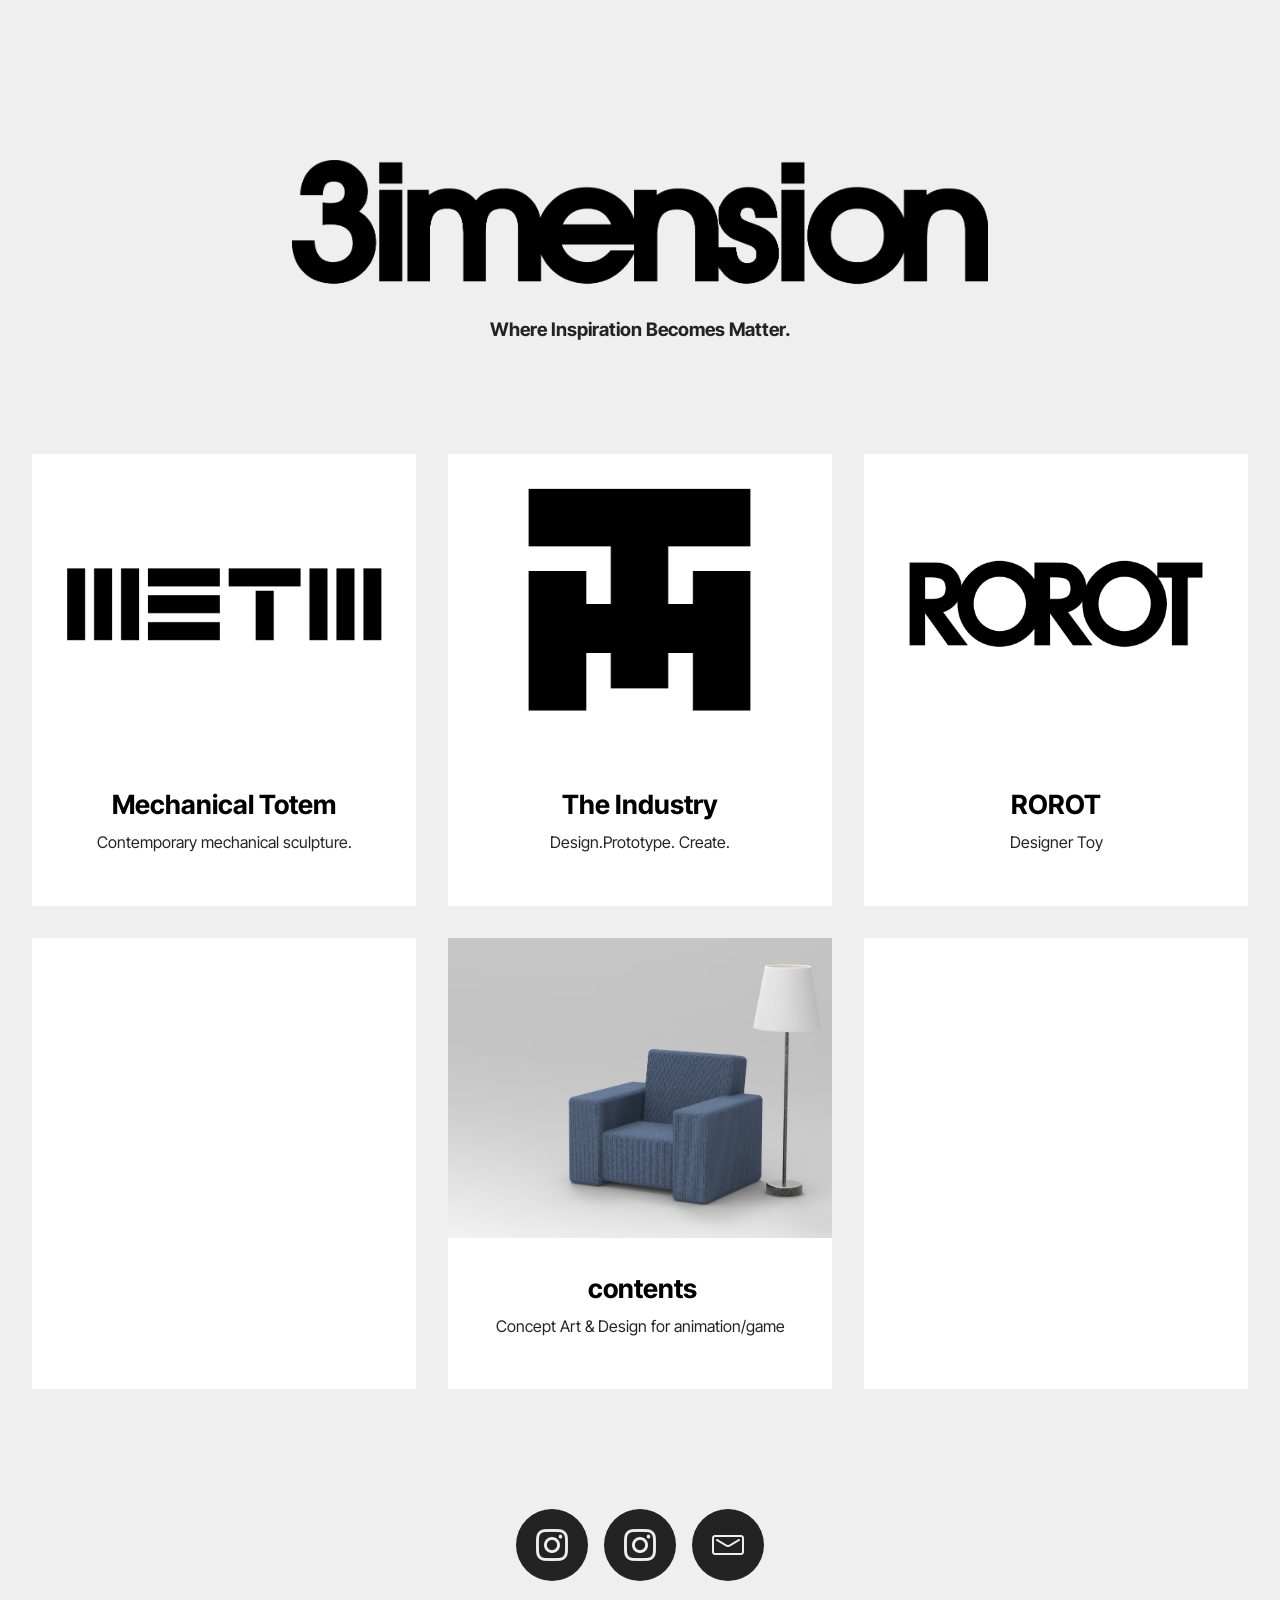
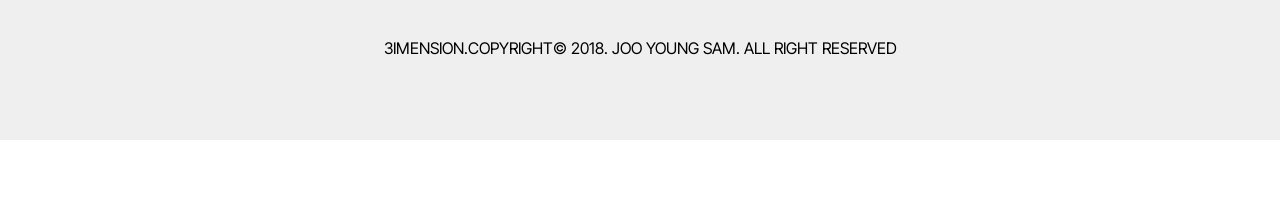
<file: index.html>
<!DOCTYPE html>
<html  >
<head>
  <!-- Site made with Mobirise Website Builder v6.1.12, https://mobirise.com -->
  <meta charset="UTF-8">
  <meta http-equiv="X-UA-Compatible" content="IE=edge">
  <meta name="generator" content="Mobirise v6.1.12, mobirise.com">
  <meta name="viewport" content="width=device-width, initial-scale=1, minimum-scale=1">
  <link rel="shortcut icon" href="assets/images/logo5.png" type="image/x-icon">
  <meta name="description" content="">
  
  
  <title>3imension</title>
  <link rel="stylesheet" href="assets/web/assets/mobirise-icons-bold/mobirise-icons-bold.css">
  <link rel="stylesheet" href="assets/bootstrap/css/bootstrap.min.css">
  <link rel="stylesheet" href="assets/animatecss/animate.css">
  <link rel="stylesheet" href="assets/socicon/css/styles.css">
  <link rel="stylesheet" href="assets/theme/css/style.css">
  <link rel="preload" href="https://fonts.googleapis.com/css?family=Inter+Tight:100,200,300,400,500,600,700,800,900,100i,200i,300i,400i,500i,600i,700i,800i,900i&display=swap" as="style" onload="this.onload=null;this.rel='stylesheet'">
  <noscript><link rel="stylesheet" href="https://fonts.googleapis.com/css?family=Inter+Tight:100,200,300,400,500,600,700,800,900,100i,200i,300i,400i,500i,600i,700i,800i,900i&display=swap"></noscript>
  <link rel="preload" as="style" href="assets/mobirise/css/mbr-additional.css?v=K1ZV2I"><link rel="stylesheet" href="assets/mobirise/css/mbr-additional.css?v=K1ZV2I" type="text/css">

  
  
  
</head>
<body>
  
  <section data-bs-version="5.1" class="image01 cid-vq5YfJWPBI" id="image01-6">
  

  
  

  <div class="container">
    <div class="row justify-content-center">
      <div class="col-12 col-lg-7">
        <div class="image-wrapper mb-4">
          <a href="index.html"><img class="w-100" src="assets/images/3imension-logo02-1.png" alt=""></a>
        </div>
        <h4 class="mbr-description mbr-fonts-style mb-3 align-center display-4"><strong>Where Inspiration Becomes Matter.</strong></h4>
        
      </div>
    </div>
  </div>
</section>

<section data-bs-version="5.1" class="features4 start cid-vq5LDnOqmK" id="features04-0">
	
	
	<div class="container">
		<div class="row justify-content-center">
			<div class="col-12 content-head">
				
			</div>
		</div>
		<div class="row">
			<div class="item features-image col-12 col-md-6 col-lg-4 active">
				<div class="item-wrapper">
					<div class="item-img">
						<a href="Mechanical_Totem.html"><img src="assets/images/mechanical-totem-11.png" alt="" data-slide-to="0" data-bs-slide-to="0"></a>
					</div>
					<div class="item-content">
						<h5 class="item-title mbr-fonts-style display-5">
							<strong>Mechanical Totem</strong></h5>
						<p class="mbr-text mbr-fonts-style display-7">
							Contemporary mechanical sculpture.<br>
						</p>
						
					</div>
				</div>
			</div>
			<div class="item features-image col-12 col-md-6 col-lg-4">
				<div class="item-wrapper">
					<div class="item-img">
						<a href="The_Industry.html"><img src="assets/images/theindustry-8.png" alt="" data-slide-to="1" data-bs-slide-to="1"></a>
					</div>
					<div class="item-content">
						<h5 class="item-title mbr-fonts-style display-5">
							<strong>The Industry</strong></h5>
						<p class="mbr-text mbr-fonts-style display-7">
							Design.Prototype. Create.</p>
						
					</div>
				</div>
			</div><div class="item features-image col-12 col-md-6 col-lg-4">
				<div class="item-wrapper">
					<div class="item-img">
						<a href="Rorot.html"><img src="assets/images/rorot-logo-3.png" alt="" data-slide-to="2" data-bs-slide-to="2"></a>
					</div>
					<div class="item-content">
						<h5 class="item-title mbr-fonts-style display-5">
							<strong>ROROT</strong></h5>
						<p class="mbr-text mbr-fonts-style display-7">
							Designer Toy</p>
						
					</div>

				</div>
			</div>
			<div class="item features-image col-12 col-md-6 col-lg-4">
				<div class="item-wrapper">
					<div class="item-img">
						<img src="assets/images/mechanical-totem-16.png" alt="" data-slide-to="3" data-bs-slide-to="3">
					</div>
					<div class="item-content">
						<h5 class="item-title mbr-fonts-style display-5"><strong>&nbsp;</strong></h5>
						<p class="mbr-text mbr-fonts-style display-7">&nbsp;
						</p>
						
					</div>
				</div>
			</div><div class="item features-image col-12 col-md-6 col-lg-4">
				<div class="item-wrapper">
					<div class="item-img">
						<a href="Contents.html"><img src="assets/images/untitled.263.jpeg" alt="" data-slide-to="4" data-bs-slide-to="4"></a>
					</div>
					<div class="item-content">
						<h5 class="item-title mbr-fonts-style display-5"><strong>&nbsp;contents</strong></h5>
						<p class="mbr-text mbr-fonts-style display-7">
							Concept Art &amp; Design for animation/game<br>
						</p>
						
					</div>
				</div>
			</div><div class="item features-image col-12 col-md-6 col-lg-4">
				<div class="item-wrapper">
					<div class="item-img">
						<img src="assets/images/mechanical-totem-18.png" alt="" data-slide-to="5" data-bs-slide-to="5">
					</div>
					<div class="item-content">
						<h5 class="item-title mbr-fonts-style display-5"><strong>&nbsp;</strong></h5>
						<p class="mbr-text mbr-fonts-style display-7">&nbsp;
						</p>
						
					</div>
				</div>
			</div>
		</div>
	</div>
</section>

<section data-bs-version="5.1" class="footer1 programm5 cid-vq9veE4DHf" once="footers" id="footer03-w">

        

    

    <div class="container">
        <div class="row">

            

            <div class="col-12">
                <div class="social-row">
                    <div class="soc-item">
                        <a href="https://www.instagram.com/3imension/" target="_blank">
                            <span class="mbr-iconfont display-7 socicon-instagram socicon" style=""></span>
                        </a>
                    </div>
                    <div class="soc-item">
                        <a href="https://www.instagram.com/3imension_lab/" target="_blank">
                            <span class="mbr-iconfont socicon-instagram socicon"></span>
                        </a>
                    </div>
                    <div class="soc-item">
                        <a href="mailto:plastic0325@gmail.com">
                            <span class="mbr-iconfont mbrib-letter"></span>
                        </a>
                    </div>
                    
                    
                </div>
            </div>
            <div class="col-12 mt-5">
                <p class="mbr-fonts-style copyright display-7">3IMENSION.COPYRIGHT©  2018. JOO YOUNG SAM. ALL RIGHT RESERVED
                </p>
            </div>
        </div>
    </div>
</section><section class="display-7" style="padding: 0;align-items: center;justify-content: center;flex-wrap: wrap;    align-content: center;display: flex;position: relative;height: 4rem;"><a href="https://mobiri.se/4783945" style="flex: 1 1;height: 4rem;position: absolute;width: 100%;z-index: 1;"><img alt="" style="height: 4rem;" src="[data-uri]"></a><p style="margin: 0;text-align: center;" class="display-7">&#8204;</p><a style="z-index:1" href="https://mobirise.com/builder/ai-website-maker.html">Free AI Website Maker</a></section><script src="assets/bootstrap/js/bootstrap.bundle.min.js"></script>  <script src="assets/smoothscroll/smooth-scroll.js"></script>  <script src="assets/ytplayer/index.js"></script>  <script src="assets/theme/js/script.js"></script>  
  
  
  <input name="animation" type="hidden">
  </body>
</html>
</file>
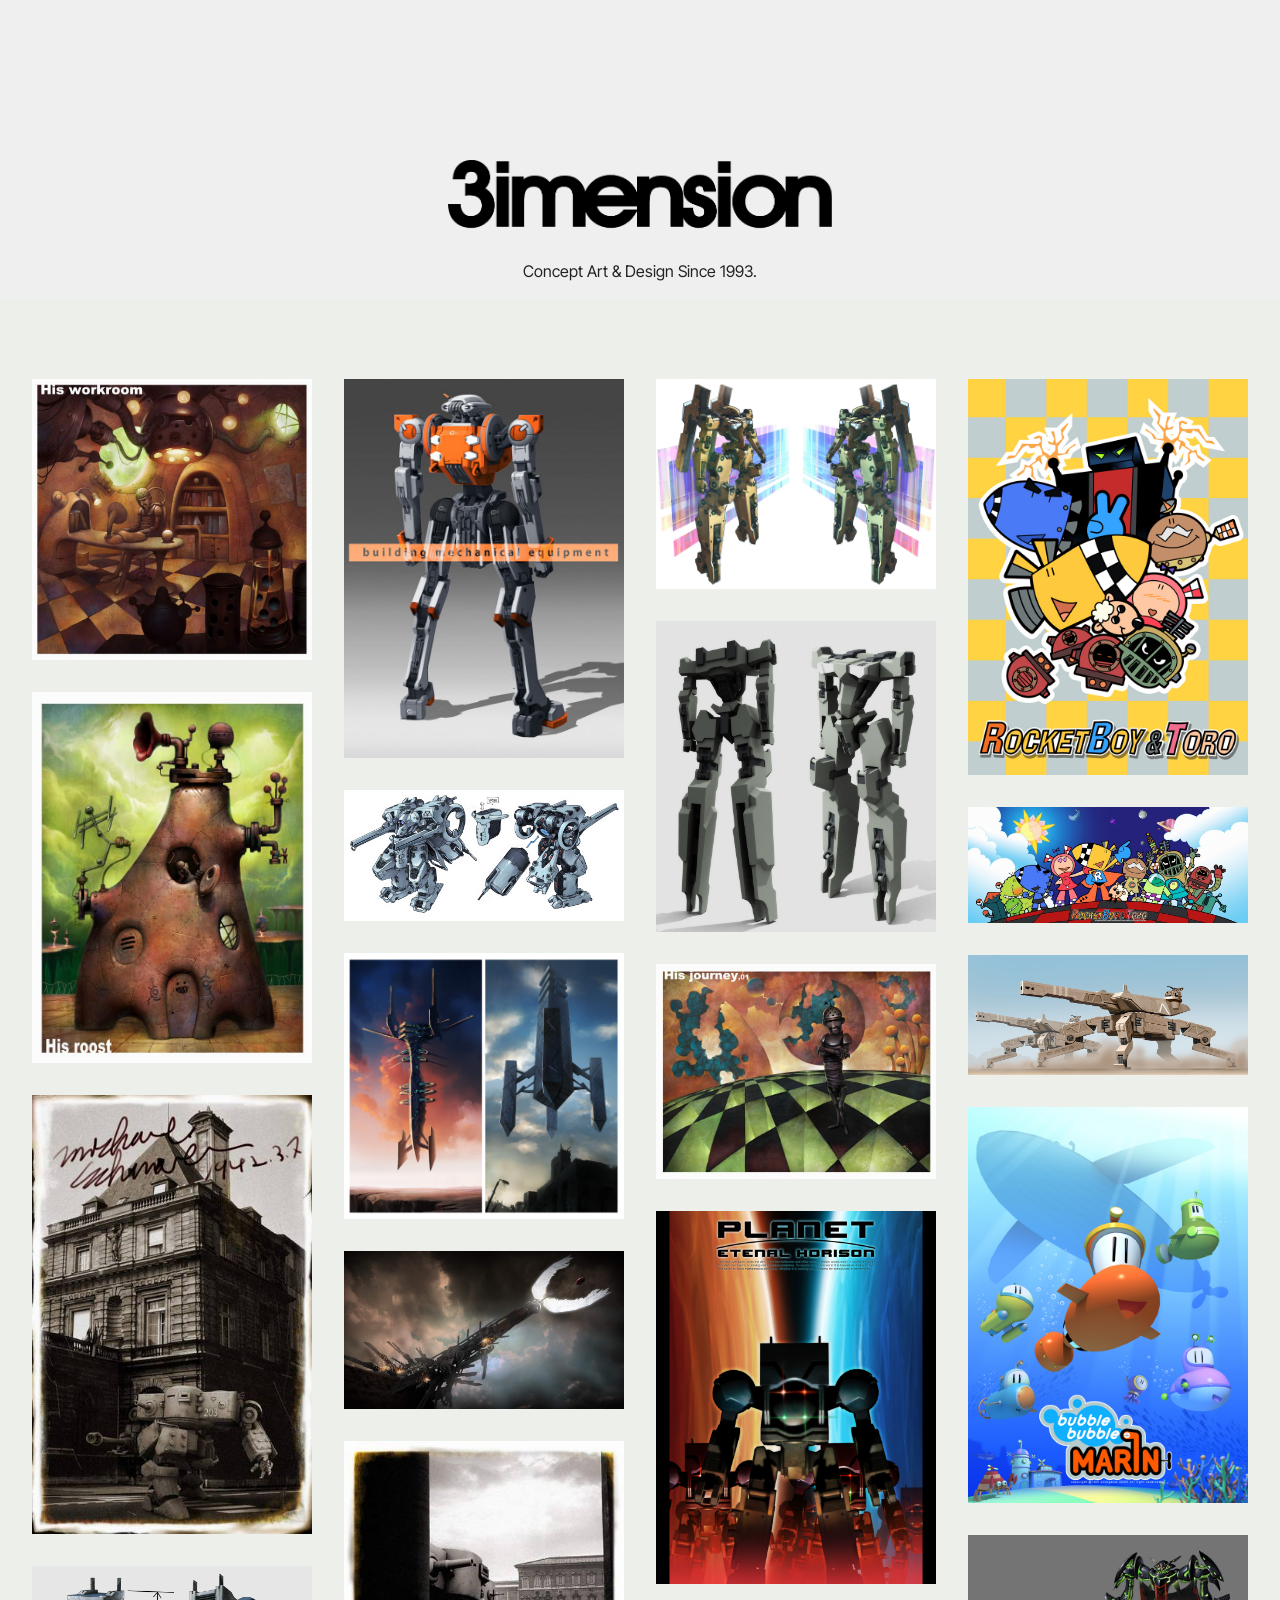
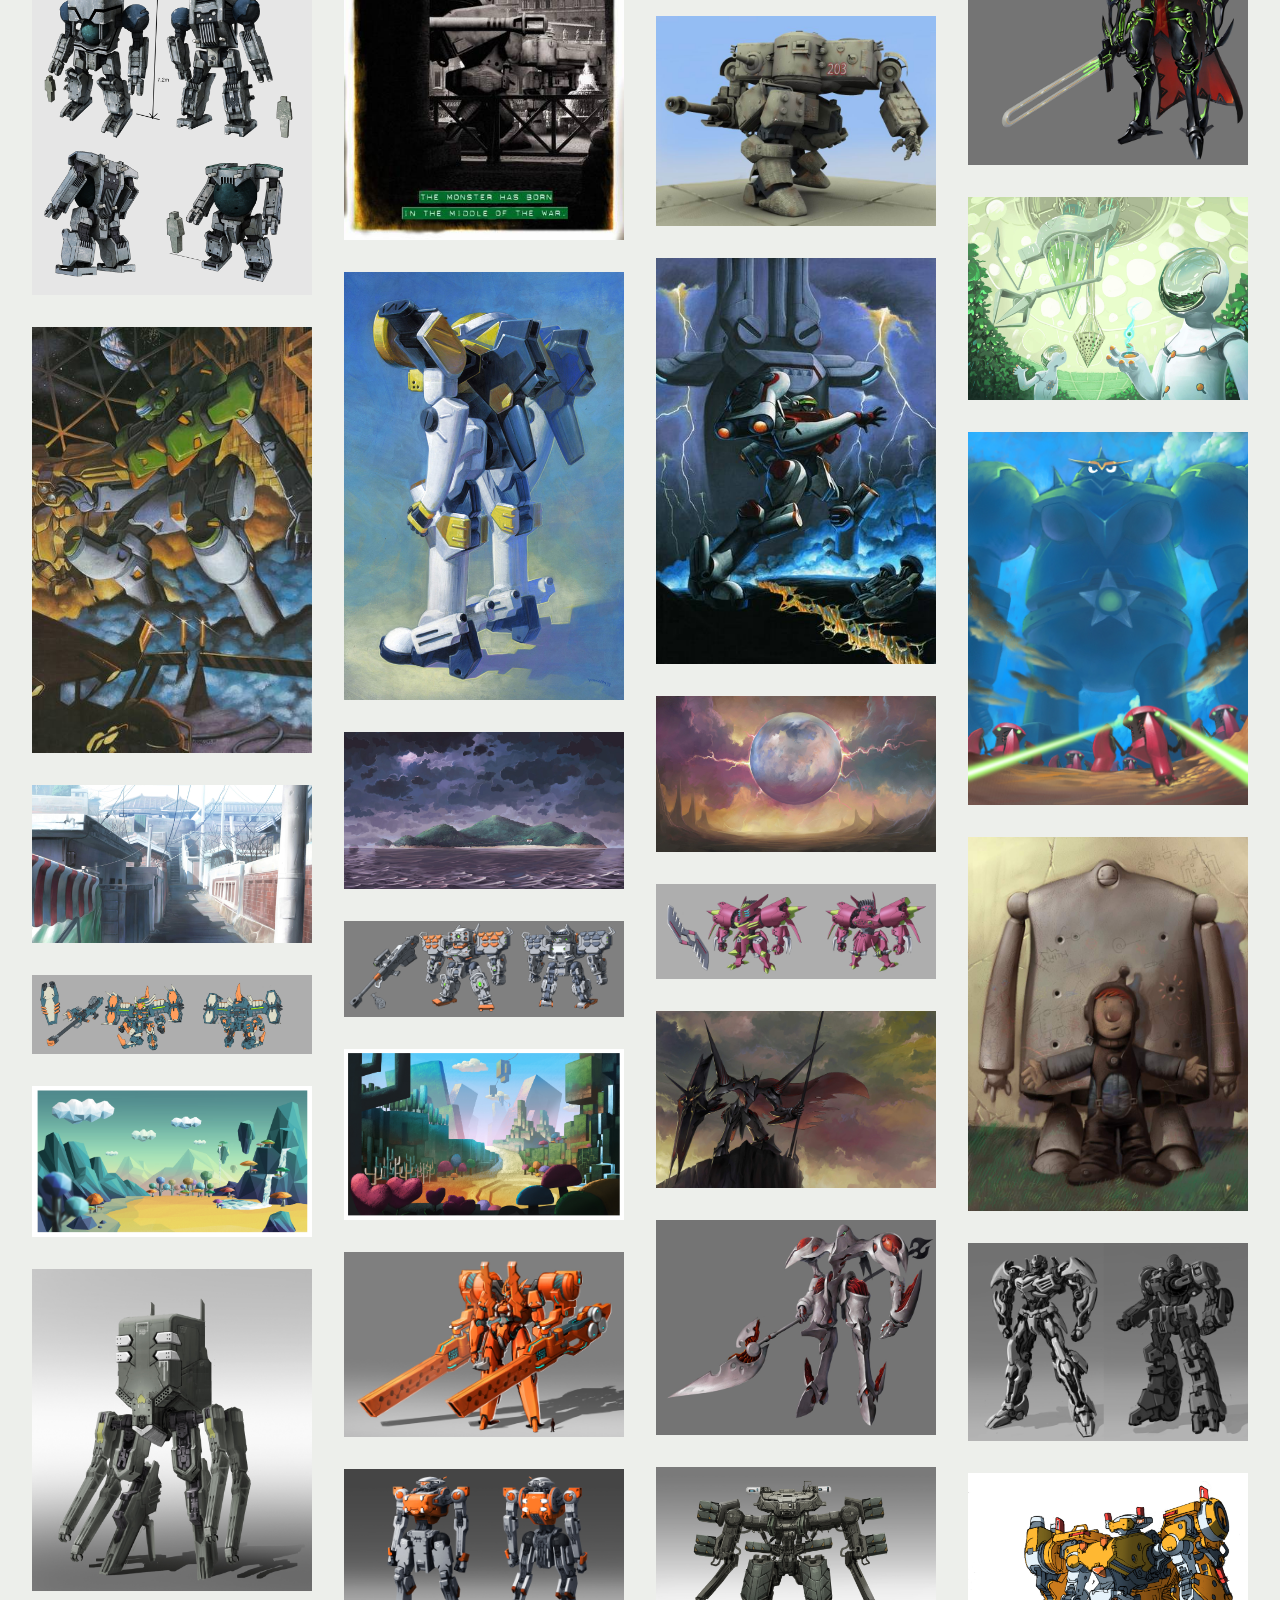
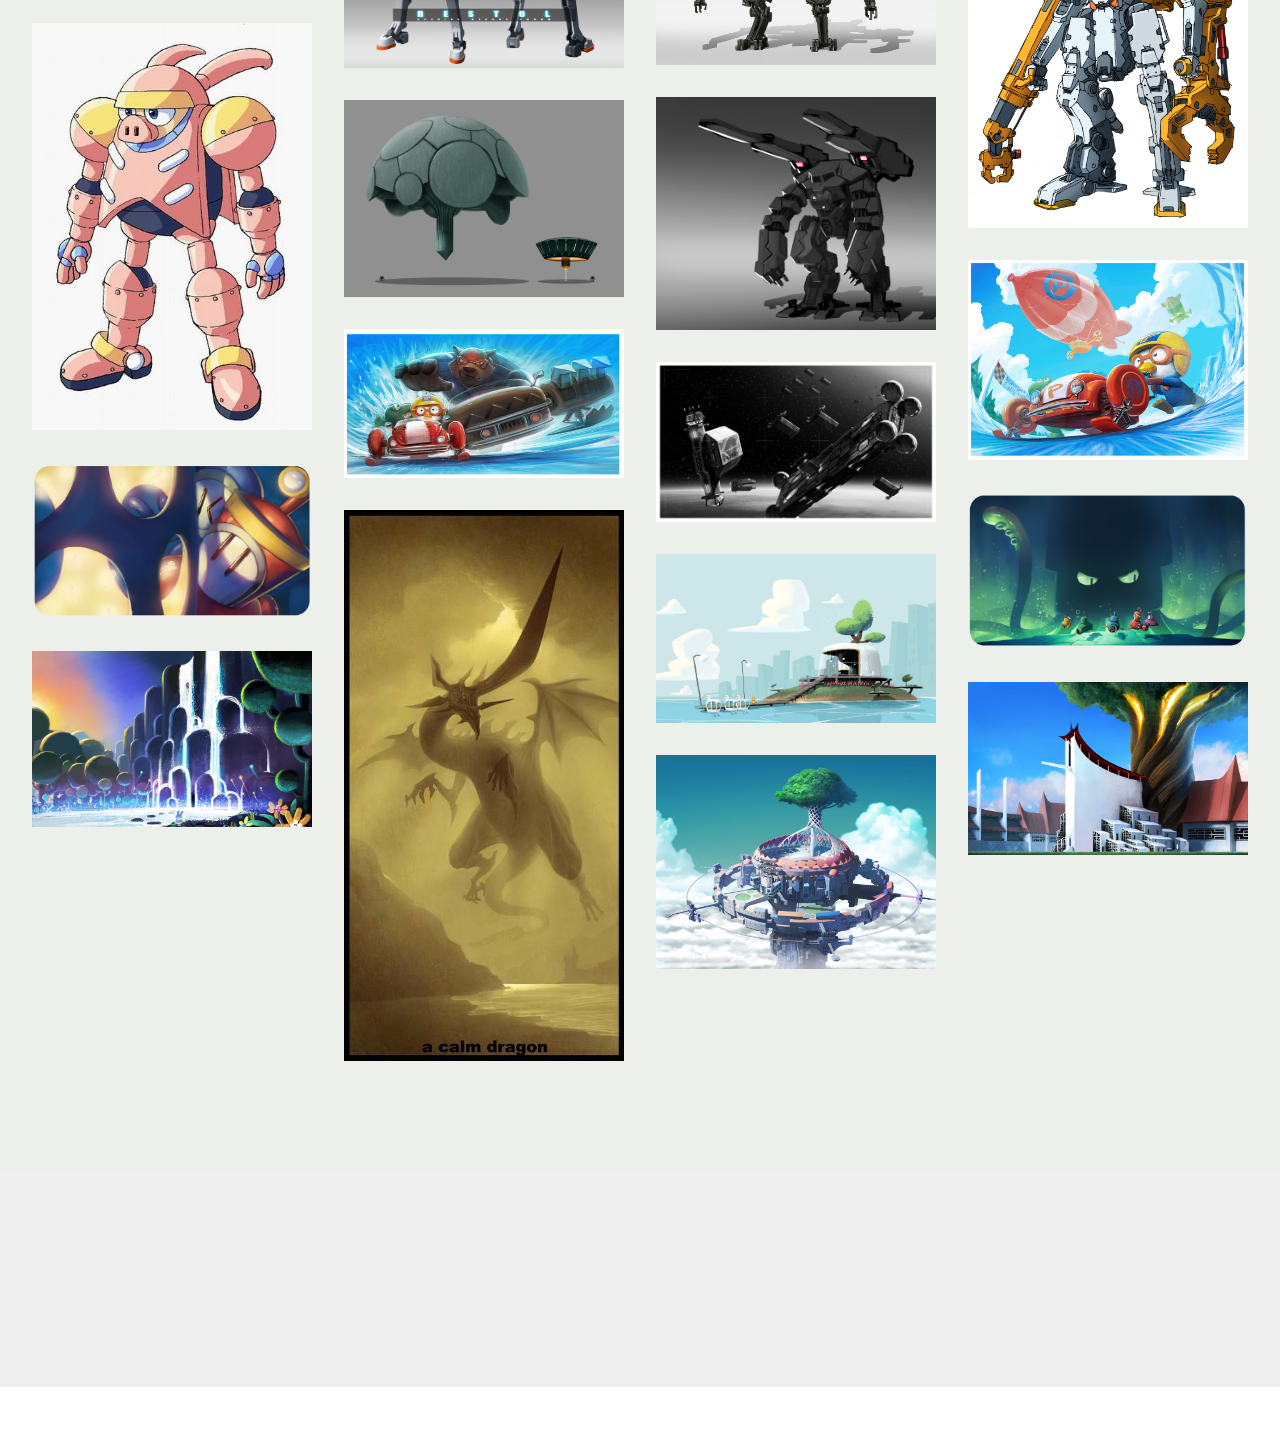
<file: Contents.html>
<!DOCTYPE html>
<html  >
<head>
  <!-- Site made with Mobirise Website Builder v6.1.12, https://mobirise.com -->
  <meta charset="UTF-8">
  <meta http-equiv="X-UA-Compatible" content="IE=edge">
  <meta name="generator" content="Mobirise v6.1.12, mobirise.com">
  <meta name="viewport" content="width=device-width, initial-scale=1, minimum-scale=1">
  <link rel="shortcut icon" href="assets/images/logo5.png" type="image/x-icon">
  <meta name="description" content="">
  
  
  <title>Contents</title>
  <link rel="stylesheet" href="assets/web/assets/mobirise-icons2/mobirise2.css">
  <link rel="stylesheet" href="assets/bootstrap/css/bootstrap.min.css">
  <link rel="stylesheet" href="assets/animatecss/animate.css">
  <link rel="stylesheet" href="assets/theme/css/style.css">
  <link rel="stylesheet" href="assets/gallery/style.css">
  <link rel="preload" href="https://fonts.googleapis.com/css?family=Inter+Tight:100,200,300,400,500,600,700,800,900,100i,200i,300i,400i,500i,600i,700i,800i,900i&display=swap" as="style" onload="this.onload=null;this.rel='stylesheet'">
  <noscript><link rel="stylesheet" href="https://fonts.googleapis.com/css?family=Inter+Tight:100,200,300,400,500,600,700,800,900,100i,200i,300i,400i,500i,600i,700i,800i,900i&display=swap"></noscript>
  <link rel="preload" as="style" href="assets/mobirise/css/mbr-additional.css?v=paMQih"><link rel="stylesheet" href="assets/mobirise/css/mbr-additional.css?v=paMQih" type="text/css">

  
  
  
</head>
<body>
  
  <section data-bs-version="5.1" class="image01 cid-vq9Pk5scqp" id="image01-14">
  

  
  

  <div class="container">
    <div class="row justify-content-center">
      <div class="col-12 col-lg-4">
        <div class="image-wrapper mb-4">
          <a href="index.html"><img class="w-100" src="assets/images/3imension-logo02.png" alt=""></a>
        </div>
        <h4 class="mbr-description mbr-fonts-style mb-3 align-center display-7">Concept Art &amp; Design Since 1993.</h4>
        
      </div>
    </div>
  </div>
</section>

<section data-bs-version="5.1" class="gallery1 mbr-gallery cid-vq9Pk5HC9A" id="gallery02-15">   
    
    

    <div class="container-fluid">
        <div class="row justify-content-center">
            <div class="col-12 content-head">
                
            </div>
        </div>
        <div class="row mbr-gallery mbr-masonry" data-masonry="{&quot;percentPosition&quot;: true }">
            
            <div class="col-12 col-md-6 col-lg-3 item gallery-image active">
                <div class="item-wrapper" data-toggle="modal" data-bs-toggle="modal" data-target="#vtijt0G816-modal" data-bs-target="#vtijt0G816-modal">
                    <img class="w-100" src="assets/images/og-36.jpg" alt="Mobirise Website Builder" data-slide-to="0" data-bs-slide-to="0" data-target="#lb-vtijt0G816" data-bs-target="#lb-vtijt0G816">
                    <div class="icon-wrapper">
                        <span class="mobi-mbri mobi-mbri-search mbr-iconfont mbr-iconfont-btn"></span>
                    </div>
                </div>
                
            </div><div class="col-12 col-md-6 col-lg-3 item gallery-image">
                <div class="item-wrapper" data-toggle="modal" data-bs-toggle="modal" data-target="#vtijt0G816-modal" data-bs-target="#vtijt0G816-modal">
                    <img class="w-100" src="assets/images/og-75.jpg" alt="Mobirise Website Builder" data-slide-to="1" data-bs-slide-to="1" data-target="#lb-vtijt0G816" data-bs-target="#lb-vtijt0G816">
                    <div class="icon-wrapper">
                        <span class="mobi-mbri mobi-mbri-search mbr-iconfont mbr-iconfont-btn"></span>
                    </div>
                </div>
                
            </div>
            <div class="col-12 col-md-6 col-lg-3 item gallery-image">
                <div class="item-wrapper" data-toggle="modal" data-bs-toggle="modal" data-target="#vtijt0G816-modal" data-bs-target="#vtijt0G816-modal">
                    <img class="w-100" src="assets/images/og-73.jpg" alt="Mobirise Website Builder" data-slide-to="2" data-bs-slide-to="2" data-target="#lb-vtijt0G816" data-bs-target="#lb-vtijt0G816">
                    <div class="icon-wrapper">
                        <span class="mobi-mbri mobi-mbri-search mbr-iconfont mbr-iconfont-btn"></span>
                    </div>
                </div>
                
            </div>
            <div class="col-12 col-md-6 col-lg-3 item gallery-image">
                <div class="item-wrapper" data-toggle="modal" data-bs-toggle="modal" data-target="#vtijt0G816-modal" data-bs-target="#vtijt0G816-modal">
                    <img class="w-100" src="assets/images/og-19.jpg" alt="Mobirise Website Builder" data-slide-to="3" data-bs-slide-to="3" data-target="#lb-vtijt0G816" data-bs-target="#lb-vtijt0G816">
                    <div class="icon-wrapper">
                        <span class="mobi-mbri mobi-mbri-search mbr-iconfont mbr-iconfont-btn"></span>
                    </div>
                </div>
                
            </div>
            <div class="col-12 col-md-6 col-lg-3 item gallery-image">
                <div class="item-wrapper" data-toggle="modal" data-bs-toggle="modal" data-target="#vtijt0G816-modal" data-bs-target="#vtijt0G816-modal">
                    <img class="w-100" src="assets/images/og-72.jpg" alt="Mobirise Website Builder" data-slide-to="4" data-bs-slide-to="4" data-target="#lb-vtijt0G816" data-bs-target="#lb-vtijt0G816">
                    <div class="icon-wrapper">
                        <span class="mobi-mbri mobi-mbri-search mbr-iconfont mbr-iconfont-btn"></span>
                    </div>
                </div>
                
            </div>
            <div class="col-12 col-md-6 col-lg-3 item gallery-image">
                <div class="item-wrapper" data-toggle="modal" data-bs-toggle="modal" data-target="#vtijt0G816-modal" data-bs-target="#vtijt0G816-modal">
                    <img class="w-100" src="assets/images/og-37.jpg" alt="Mobirise Website Builder" data-slide-to="5" data-bs-slide-to="5" data-target="#lb-vtijt0G816" data-bs-target="#lb-vtijt0G816">
                    <div class="icon-wrapper">
                        <span class="mobi-mbri mobi-mbri-search mbr-iconfont mbr-iconfont-btn"></span>
                    </div>
                </div>
                
            </div><div class="col-12 col-md-6 col-lg-3 item gallery-image">
                <div class="item-wrapper" data-toggle="modal" data-bs-toggle="modal" data-target="#vtijt0G816-modal" data-bs-target="#vtijt0G816-modal">
                    <img class="w-100" src="assets/images/og-69.jpg" alt="Mobirise Website Builder" data-slide-to="6" data-bs-slide-to="6" data-target="#lb-vtijt0G816" data-bs-target="#lb-vtijt0G816">
                    <div class="icon-wrapper">
                        <span class="mobi-mbri mobi-mbri-search mbr-iconfont mbr-iconfont-btn"></span>
                    </div>
                </div>
                
            </div>
            <div class="col-12 col-md-6 col-lg-3 item gallery-image">
                <div class="item-wrapper" data-toggle="modal" data-bs-toggle="modal" data-target="#vtijt0G816-modal" data-bs-target="#vtijt0G816-modal">
                    <img class="w-100" src="assets/images/og-14.jpg" alt="Mobirise Website Builder" data-slide-to="7" data-bs-slide-to="7" data-target="#lb-vtijt0G816" data-bs-target="#lb-vtijt0G816">
                    <div class="icon-wrapper">
                        <span class="mobi-mbri mobi-mbri-search mbr-iconfont mbr-iconfont-btn"></span>
                    </div>
                </div>
                
            </div><div class="col-12 col-md-6 col-lg-3 item gallery-image">
                <div class="item-wrapper" data-toggle="modal" data-bs-toggle="modal" data-target="#vtijt0G816-modal" data-bs-target="#vtijt0G816-modal">
                    <img class="w-100" src="assets/images/g07.jpg" alt="Mobirise Website Builder" data-slide-to="8" data-bs-slide-to="8" data-target="#lb-vtijt0G816" data-bs-target="#lb-vtijt0G816">
                    <div class="icon-wrapper">
                        <span class="mobi-mbri mobi-mbri-search mbr-iconfont mbr-iconfont-btn"></span>
                    </div>
                </div>
                
            </div><div class="col-12 col-md-6 col-lg-3 item gallery-image">
                <div class="item-wrapper" data-toggle="modal" data-bs-toggle="modal" data-target="#vtijt0G816-modal" data-bs-target="#vtijt0G816-modal">
                    <img class="w-100" src="assets/images/og-76.jpg" alt="Mobirise Website Builder" data-slide-to="9" data-bs-slide-to="9" data-target="#lb-vtijt0G816" data-bs-target="#lb-vtijt0G816">
                    <div class="icon-wrapper">
                        <span class="mobi-mbri mobi-mbri-search mbr-iconfont mbr-iconfont-btn"></span>
                    </div>
                </div>
                
            </div><div class="col-12 col-md-6 col-lg-3 item gallery-image">
                <div class="item-wrapper" data-toggle="modal" data-bs-toggle="modal" data-target="#vtijt0G816-modal" data-bs-target="#vtijt0G816-modal">
                    <img class="w-100" src="assets/images/og-38.jpg" alt="Mobirise Website Builder" data-slide-to="10" data-bs-slide-to="10" data-target="#lb-vtijt0G816" data-bs-target="#lb-vtijt0G816">
                    <div class="icon-wrapper">
                        <span class="mobi-mbri mobi-mbri-search mbr-iconfont mbr-iconfont-btn"></span>
                    </div>
                </div>
                
            </div><div class="col-12 col-md-6 col-lg-3 item gallery-image">
                <div class="item-wrapper" data-toggle="modal" data-bs-toggle="modal" data-target="#vtijt0G816-modal" data-bs-target="#vtijt0G816-modal">
                    <img class="w-100" src="assets/images/og-28.jpg" alt="Mobirise Website Builder" data-slide-to="11" data-bs-slide-to="11" data-target="#lb-vtijt0G816" data-bs-target="#lb-vtijt0G816">
                    <div class="icon-wrapper">
                        <span class="mobi-mbri mobi-mbri-search mbr-iconfont mbr-iconfont-btn"></span>
                    </div>
                </div>
                
            </div><div class="col-12 col-md-6 col-lg-3 item gallery-image">
                <div class="item-wrapper" data-toggle="modal" data-bs-toggle="modal" data-target="#vtijt0G816-modal" data-bs-target="#vtijt0G816-modal">
                    <img class="w-100" src="assets/images/og-51.jpg" alt="Mobirise Website Builder" data-slide-to="12" data-bs-slide-to="12" data-target="#lb-vtijt0G816" data-bs-target="#lb-vtijt0G816">
                    <div class="icon-wrapper">
                        <span class="mobi-mbri mobi-mbri-search mbr-iconfont mbr-iconfont-btn"></span>
                    </div>
                </div>
                
            </div><div class="col-12 col-md-6 col-lg-3 item gallery-image">
                <div class="item-wrapper" data-toggle="modal" data-bs-toggle="modal" data-target="#vtijt0G816-modal" data-bs-target="#vtijt0G816-modal">
                    <img class="w-100" src="assets/images/g18.jpg" alt="Mobirise Website Builder" data-slide-to="13" data-bs-slide-to="13" data-target="#lb-vtijt0G816" data-bs-target="#lb-vtijt0G816">
                    <div class="icon-wrapper">
                        <span class="mobi-mbri mobi-mbri-search mbr-iconfont mbr-iconfont-btn"></span>
                    </div>
                </div>
                
            </div><div class="col-12 col-md-6 col-lg-3 item gallery-image">
                <div class="item-wrapper" data-toggle="modal" data-bs-toggle="modal" data-target="#vtijt0G816-modal" data-bs-target="#vtijt0G816-modal">
                    <img class="w-100" src="assets/images/work-23.jpg" alt="Mobirise Website Builder" data-slide-to="14" data-bs-slide-to="14" data-target="#lb-vtijt0G816" data-bs-target="#lb-vtijt0G816">
                    <div class="icon-wrapper">
                        <span class="mobi-mbri mobi-mbri-search mbr-iconfont mbr-iconfont-btn"></span>
                    </div>
                </div>
                
            </div><div class="col-12 col-md-6 col-lg-3 item gallery-image">
                <div class="item-wrapper" data-toggle="modal" data-bs-toggle="modal" data-target="#vtijt0G816-modal" data-bs-target="#vtijt0G816-modal">
                    <img class="w-100" src="assets/images/og-29.jpg" alt="Mobirise Website Builder" data-slide-to="15" data-bs-slide-to="15" data-target="#lb-vtijt0G816" data-bs-target="#lb-vtijt0G816">
                    <div class="icon-wrapper">
                        <span class="mobi-mbri mobi-mbri-search mbr-iconfont mbr-iconfont-btn"></span>
                    </div>
                </div>
                
            </div><div class="col-12 col-md-6 col-lg-3 item gallery-image">
                <div class="item-wrapper" data-toggle="modal" data-bs-toggle="modal" data-target="#vtijt0G816-modal" data-bs-target="#vtijt0G816-modal">
                    <img class="w-100" src="assets/images/g35.jpg" alt="Mobirise Website Builder" data-slide-to="16" data-bs-slide-to="16" data-target="#lb-vtijt0G816" data-bs-target="#lb-vtijt0G816">
                    <div class="icon-wrapper">
                        <span class="mobi-mbri mobi-mbri-search mbr-iconfont mbr-iconfont-btn"></span>
                    </div>
                </div>
                
            </div><div class="col-12 col-md-6 col-lg-3 item gallery-image">
                <div class="item-wrapper" data-toggle="modal" data-bs-toggle="modal" data-target="#vtijt0G816-modal" data-bs-target="#vtijt0G816-modal">
                    <img class="w-100" src="assets/images/g23.jpg" alt="Mobirise Website Builder" data-slide-to="17" data-bs-slide-to="17" data-target="#lb-vtijt0G816" data-bs-target="#lb-vtijt0G816">
                    <div class="icon-wrapper">
                        <span class="mobi-mbri mobi-mbri-search mbr-iconfont mbr-iconfont-btn"></span>
                    </div>
                </div>
                
            </div><div class="col-12 col-md-6 col-lg-3 item gallery-image">
                <div class="item-wrapper" data-toggle="modal" data-bs-toggle="modal" data-target="#vtijt0G816-modal" data-bs-target="#vtijt0G816-modal">
                    <img class="w-100" src="assets/images/og-27.jpg" alt="Mobirise Website Builder" data-slide-to="18" data-bs-slide-to="18" data-target="#lb-vtijt0G816" data-bs-target="#lb-vtijt0G816">
                    <div class="icon-wrapper">
                        <span class="mobi-mbri mobi-mbri-search mbr-iconfont mbr-iconfont-btn"></span>
                    </div>
                </div>
                
            </div><div class="col-12 col-md-6 col-lg-3 item gallery-image">
                <div class="item-wrapper" data-toggle="modal" data-bs-toggle="modal" data-target="#vtijt0G816-modal" data-bs-target="#vtijt0G816-modal">
                    <img class="w-100" src="assets/images/work-26.jpg" alt="Mobirise Website Builder" data-slide-to="19" data-bs-slide-to="19" data-target="#lb-vtijt0G816" data-bs-target="#lb-vtijt0G816">
                    <div class="icon-wrapper">
                        <span class="mobi-mbri mobi-mbri-search mbr-iconfont mbr-iconfont-btn"></span>
                    </div>
                </div>
                
            </div><div class="col-12 col-md-6 col-lg-3 item gallery-image">
                <div class="item-wrapper" data-toggle="modal" data-bs-toggle="modal" data-target="#vtijt0G816-modal" data-bs-target="#vtijt0G816-modal">
                    <img class="w-100" src="assets/images/work-52.jpg" alt="Mobirise Website Builder" data-slide-to="20" data-bs-slide-to="20" data-target="#lb-vtijt0G816" data-bs-target="#lb-vtijt0G816">
                    <div class="icon-wrapper">
                        <span class="mobi-mbri mobi-mbri-search mbr-iconfont mbr-iconfont-btn"></span>
                    </div>
                </div>
                
            </div><div class="col-12 col-md-6 col-lg-3 item gallery-image">
                <div class="item-wrapper" data-toggle="modal" data-bs-toggle="modal" data-target="#vtijt0G816-modal" data-bs-target="#vtijt0G816-modal">
                    <img class="w-100" src="assets/images/work-51.jpg" alt="Mobirise Website Builder" data-slide-to="21" data-bs-slide-to="21" data-target="#lb-vtijt0G816" data-bs-target="#lb-vtijt0G816">
                    <div class="icon-wrapper">
                        <span class="mobi-mbri mobi-mbri-search mbr-iconfont mbr-iconfont-btn"></span>
                    </div>
                </div>
                
            </div><div class="col-12 col-md-6 col-lg-3 item gallery-image">
                <div class="item-wrapper" data-toggle="modal" data-bs-toggle="modal" data-target="#vtijt0G816-modal" data-bs-target="#vtijt0G816-modal">
                    <img class="w-100" src="assets/images/work-54.jpg" alt="Mobirise Website Builder" data-slide-to="22" data-bs-slide-to="22" data-target="#lb-vtijt0G816" data-bs-target="#lb-vtijt0G816">
                    <div class="icon-wrapper">
                        <span class="mobi-mbri mobi-mbri-search mbr-iconfont mbr-iconfont-btn"></span>
                    </div>
                </div>
                
            </div><div class="col-12 col-md-6 col-lg-3 item gallery-image">
                <div class="item-wrapper" data-toggle="modal" data-bs-toggle="modal" data-target="#vtijt0G816-modal" data-bs-target="#vtijt0G816-modal">
                    <img class="w-100" src="assets/images/work-60.jpg" alt="Mobirise Website Builder" data-slide-to="23" data-bs-slide-to="23" data-target="#lb-vtijt0G816" data-bs-target="#lb-vtijt0G816">
                    <div class="icon-wrapper">
                        <span class="mobi-mbri mobi-mbri-search mbr-iconfont mbr-iconfont-btn"></span>
                    </div>
                </div>
                
            </div><div class="col-12 col-md-6 col-lg-3 item gallery-image">
                <div class="item-wrapper" data-toggle="modal" data-bs-toggle="modal" data-target="#vtijt0G816-modal" data-bs-target="#vtijt0G816-modal">
                    <img class="w-100" src="assets/images/g34.jpg" alt="Mobirise Website Builder" data-slide-to="24" data-bs-slide-to="24" data-target="#lb-vtijt0G816" data-bs-target="#lb-vtijt0G816">
                    <div class="icon-wrapper">
                        <span class="mobi-mbri mobi-mbri-search mbr-iconfont mbr-iconfont-btn"></span>
                    </div>
                </div>
                
            </div><div class="col-12 col-md-6 col-lg-3 item gallery-image">
                <div class="item-wrapper" data-toggle="modal" data-bs-toggle="modal" data-target="#vtijt0G816-modal" data-bs-target="#vtijt0G816-modal">
                    <img class="w-100" src="assets/images/work-1.jpg" alt="Mobirise Website Builder" data-slide-to="25" data-bs-slide-to="25" data-target="#lb-vtijt0G816" data-bs-target="#lb-vtijt0G816">
                    <div class="icon-wrapper">
                        <span class="mobi-mbri mobi-mbri-search mbr-iconfont mbr-iconfont-btn"></span>
                    </div>
                </div>
                
            </div><div class="col-12 col-md-6 col-lg-3 item gallery-image">
                <div class="item-wrapper" data-toggle="modal" data-bs-toggle="modal" data-target="#vtijt0G816-modal" data-bs-target="#vtijt0G816-modal">
                    <img class="w-100" src="assets/images/work-6.jpg" alt="Mobirise Website Builder" data-slide-to="26" data-bs-slide-to="26" data-target="#lb-vtijt0G816" data-bs-target="#lb-vtijt0G816">
                    <div class="icon-wrapper">
                        <span class="mobi-mbri mobi-mbri-search mbr-iconfont mbr-iconfont-btn"></span>
                    </div>
                </div>
                
            </div><div class="col-12 col-md-6 col-lg-3 item gallery-image">
                <div class="item-wrapper" data-toggle="modal" data-bs-toggle="modal" data-target="#vtijt0G816-modal" data-bs-target="#vtijt0G816-modal">
                    <img class="w-100" src="assets/images/work-50.jpg" alt="Mobirise Website Builder" data-slide-to="27" data-bs-slide-to="27" data-target="#lb-vtijt0G816" data-bs-target="#lb-vtijt0G816">
                    <div class="icon-wrapper">
                        <span class="mobi-mbri mobi-mbri-search mbr-iconfont mbr-iconfont-btn"></span>
                    </div>
                </div>
                
            </div><div class="col-12 col-md-6 col-lg-3 item gallery-image">
                <div class="item-wrapper" data-toggle="modal" data-bs-toggle="modal" data-target="#vtijt0G816-modal" data-bs-target="#vtijt0G816-modal">
                    <img class="w-100" src="assets/images/work095.jpg" alt="Mobirise Website Builder" data-slide-to="28" data-bs-slide-to="28" data-target="#lb-vtijt0G816" data-bs-target="#lb-vtijt0G816">
                    <div class="icon-wrapper">
                        <span class="mobi-mbri mobi-mbri-search mbr-iconfont mbr-iconfont-btn"></span>
                    </div>
                </div>
                
            </div><div class="col-12 col-md-6 col-lg-3 item gallery-image">
                <div class="item-wrapper" data-toggle="modal" data-bs-toggle="modal" data-target="#vtijt0G816-modal" data-bs-target="#vtijt0G816-modal">
                    <img class="w-100" src="assets/images/work099.jpg" alt="Mobirise Website Builder" data-slide-to="29" data-bs-slide-to="29" data-target="#lb-vtijt0G816" data-bs-target="#lb-vtijt0G816">
                    <div class="icon-wrapper">
                        <span class="mobi-mbri mobi-mbri-search mbr-iconfont mbr-iconfont-btn"></span>
                    </div>
                </div>
                
            </div><div class="col-12 col-md-6 col-lg-3 item gallery-image">
                <div class="item-wrapper" data-toggle="modal" data-bs-toggle="modal" data-target="#vtijt0G816-modal" data-bs-target="#vtijt0G816-modal">
                    <img class="w-100" src="assets/images/work100.jpg" alt="Mobirise Website Builder" data-slide-to="30" data-bs-slide-to="30" data-target="#lb-vtijt0G816" data-bs-target="#lb-vtijt0G816">
                    <div class="icon-wrapper">
                        <span class="mobi-mbri mobi-mbri-search mbr-iconfont mbr-iconfont-btn"></span>
                    </div>
                </div>
                
            </div><div class="col-12 col-md-6 col-lg-3 item gallery-image">
                <div class="item-wrapper" data-toggle="modal" data-bs-toggle="modal" data-target="#vtijt0G816-modal" data-bs-target="#vtijt0G816-modal">
                    <img class="w-100" src="assets/images/g37.jpg" alt="Mobirise Website Builder" data-slide-to="31" data-bs-slide-to="31" data-target="#lb-vtijt0G816" data-bs-target="#lb-vtijt0G816">
                    <div class="icon-wrapper">
                        <span class="mobi-mbri mobi-mbri-search mbr-iconfont mbr-iconfont-btn"></span>
                    </div>
                </div>
                
            </div><div class="col-12 col-md-6 col-lg-3 item gallery-image">
                <div class="item-wrapper" data-toggle="modal" data-bs-toggle="modal" data-target="#vtijt0G816-modal" data-bs-target="#vtijt0G816-modal">
                    <img class="w-100" src="assets/images/work103.jpg" alt="Mobirise Website Builder" data-slide-to="32" data-bs-slide-to="32" data-target="#lb-vtijt0G816" data-bs-target="#lb-vtijt0G816">
                    <div class="icon-wrapper">
                        <span class="mobi-mbri mobi-mbri-search mbr-iconfont mbr-iconfont-btn"></span>
                    </div>
                </div>
                
            </div><div class="col-12 col-md-6 col-lg-3 item gallery-image">
                <div class="item-wrapper" data-toggle="modal" data-bs-toggle="modal" data-target="#vtijt0G816-modal" data-bs-target="#vtijt0G816-modal">
                    <img class="w-100" src="assets/images/work102.jpg" alt="Mobirise Website Builder" data-slide-to="33" data-bs-slide-to="33" data-target="#lb-vtijt0G816" data-bs-target="#lb-vtijt0G816">
                    <div class="icon-wrapper">
                        <span class="mobi-mbri mobi-mbri-search mbr-iconfont mbr-iconfont-btn"></span>
                    </div>
                </div>
                
            </div><div class="col-12 col-md-6 col-lg-3 item gallery-image">
                <div class="item-wrapper" data-toggle="modal" data-bs-toggle="modal" data-target="#vtijt0G816-modal" data-bs-target="#vtijt0G816-modal">
                    <img class="w-100" src="assets/images/g36.jpg" alt="Mobirise Website Builder" data-slide-to="34" data-bs-slide-to="34" data-target="#lb-vtijt0G816" data-bs-target="#lb-vtijt0G816">
                    <div class="icon-wrapper">
                        <span class="mobi-mbri mobi-mbri-search mbr-iconfont mbr-iconfont-btn"></span>
                    </div>
                </div>
                
            </div><div class="col-12 col-md-6 col-lg-3 item gallery-image">
                <div class="item-wrapper" data-toggle="modal" data-bs-toggle="modal" data-target="#vtijt0G816-modal" data-bs-target="#vtijt0G816-modal">
                    <img class="w-100" src="assets/images/work093.jpg" alt="Mobirise Website Builder" data-slide-to="35" data-bs-slide-to="35" data-target="#lb-vtijt0G816" data-bs-target="#lb-vtijt0G816">
                    <div class="icon-wrapper">
                        <span class="mobi-mbri mobi-mbri-search mbr-iconfont mbr-iconfont-btn"></span>
                    </div>
                </div>
                
            </div><div class="col-12 col-md-6 col-lg-3 item gallery-image">
                <div class="item-wrapper" data-toggle="modal" data-bs-toggle="modal" data-target="#vtijt0G816-modal" data-bs-target="#vtijt0G816-modal">
                    <img class="w-100" src="assets/images/m01.jpg" alt="Mobirise Website Builder" data-slide-to="36" data-bs-slide-to="36" data-target="#lb-vtijt0G816" data-bs-target="#lb-vtijt0G816">
                    <div class="icon-wrapper">
                        <span class="mobi-mbri mobi-mbri-search mbr-iconfont mbr-iconfont-btn"></span>
                    </div>
                </div>
                
            </div><div class="col-12 col-md-6 col-lg-3 item gallery-image">
                <div class="item-wrapper" data-toggle="modal" data-bs-toggle="modal" data-target="#vtijt0G816-modal" data-bs-target="#vtijt0G816-modal">
                    <img class="w-100" src="assets/images/m09.jpg" alt="Mobirise Website Builder" data-slide-to="37" data-bs-slide-to="37" data-target="#lb-vtijt0G816" data-bs-target="#lb-vtijt0G816">
                    <div class="icon-wrapper">
                        <span class="mobi-mbri mobi-mbri-search mbr-iconfont mbr-iconfont-btn"></span>
                    </div>
                </div>
                
            </div><div class="col-12 col-md-6 col-lg-3 item gallery-image">
                <div class="item-wrapper" data-toggle="modal" data-bs-toggle="modal" data-target="#vtijt0G816-modal" data-bs-target="#vtijt0G816-modal">
                    <img class="w-100" src="assets/images/m08.jpg" alt="Mobirise Website Builder" data-slide-to="38" data-bs-slide-to="38" data-target="#lb-vtijt0G816" data-bs-target="#lb-vtijt0G816">
                    <div class="icon-wrapper">
                        <span class="mobi-mbri mobi-mbri-search mbr-iconfont mbr-iconfont-btn"></span>
                    </div>
                </div>
                
            </div><div class="col-12 col-md-6 col-lg-3 item gallery-image">
                <div class="item-wrapper" data-toggle="modal" data-bs-toggle="modal" data-target="#vtijt0G816-modal" data-bs-target="#vtijt0G816-modal">
                    <img class="w-100" src="assets/images/m06.jpg" alt="Mobirise Website Builder" data-slide-to="39" data-bs-slide-to="39" data-target="#lb-vtijt0G816" data-bs-target="#lb-vtijt0G816">
                    <div class="icon-wrapper">
                        <span class="mobi-mbri mobi-mbri-search mbr-iconfont mbr-iconfont-btn"></span>
                    </div>
                </div>
                
            </div><div class="col-12 col-md-6 col-lg-3 item gallery-image">
                <div class="item-wrapper" data-toggle="modal" data-bs-toggle="modal" data-target="#vtijt0G816-modal" data-bs-target="#vtijt0G816-modal">
                    <img class="w-100" src="assets/images/m17.jpg" alt="Mobirise Website Builder" data-slide-to="40" data-bs-slide-to="40" data-target="#lb-vtijt0G816" data-bs-target="#lb-vtijt0G816">
                    <div class="icon-wrapper">
                        <span class="mobi-mbri mobi-mbri-search mbr-iconfont mbr-iconfont-btn"></span>
                    </div>
                </div>
                
            </div><div class="col-12 col-md-6 col-lg-3 item gallery-image">
                <div class="item-wrapper" data-toggle="modal" data-bs-toggle="modal" data-target="#vtijt0G816-modal" data-bs-target="#vtijt0G816-modal">
                    <img class="w-100" src="assets/images/m22.jpg" alt="Mobirise Website Builder" data-slide-to="41" data-bs-slide-to="41" data-target="#lb-vtijt0G816" data-bs-target="#lb-vtijt0G816">
                    <div class="icon-wrapper">
                        <span class="mobi-mbri mobi-mbri-search mbr-iconfont mbr-iconfont-btn"></span>
                    </div>
                </div>
                
            </div><div class="col-12 col-md-6 col-lg-3 item gallery-image">
                <div class="item-wrapper" data-toggle="modal" data-bs-toggle="modal" data-target="#vtijt0G816-modal" data-bs-target="#vtijt0G816-modal">
                    <img class="w-100" src="assets/images/m11.jpg" alt="Mobirise Website Builder" data-slide-to="42" data-bs-slide-to="42" data-target="#lb-vtijt0G816" data-bs-target="#lb-vtijt0G816">
                    <div class="icon-wrapper">
                        <span class="mobi-mbri mobi-mbri-search mbr-iconfont mbr-iconfont-btn"></span>
                    </div>
                </div>
                
            </div><div class="col-12 col-md-6 col-lg-3 item gallery-image">
                <div class="item-wrapper" data-toggle="modal" data-bs-toggle="modal" data-target="#vtijt0G816-modal" data-bs-target="#vtijt0G816-modal">
                    <img class="w-100" src="assets/images/g52.jpg" alt="Mobirise Website Builder" data-slide-to="43" data-bs-slide-to="43" data-target="#lb-vtijt0G816" data-bs-target="#lb-vtijt0G816">
                    <div class="icon-wrapper">
                        <span class="mobi-mbri mobi-mbri-search mbr-iconfont mbr-iconfont-btn"></span>
                    </div>
                </div>
                
            </div><div class="col-12 col-md-6 col-lg-3 item gallery-image">
                <div class="item-wrapper" data-toggle="modal" data-bs-toggle="modal" data-target="#vtijt0G816-modal" data-bs-target="#vtijt0G816-modal">
                    <img class="w-100" src="assets/images/work-80.jpg" alt="Mobirise Website Builder" data-slide-to="44" data-bs-slide-to="44" data-target="#lb-vtijt0G816" data-bs-target="#lb-vtijt0G816">
                    <div class="icon-wrapper">
                        <span class="mobi-mbri mobi-mbri-search mbr-iconfont mbr-iconfont-btn"></span>
                    </div>
                </div>
                
            </div><div class="col-12 col-md-6 col-lg-3 item gallery-image">
                <div class="item-wrapper" data-toggle="modal" data-bs-toggle="modal" data-target="#vtijt0G816-modal" data-bs-target="#vtijt0G816-modal">
                    <img class="w-100" src="assets/images/work-81.jpg" alt="Mobirise Website Builder" data-slide-to="45" data-bs-slide-to="45" data-target="#lb-vtijt0G816" data-bs-target="#lb-vtijt0G816">
                    <div class="icon-wrapper">
                        <span class="mobi-mbri mobi-mbri-search mbr-iconfont mbr-iconfont-btn"></span>
                    </div>
                </div>
                
            </div><div class="col-12 col-md-6 col-lg-3 item gallery-image">
                <div class="item-wrapper" data-toggle="modal" data-bs-toggle="modal" data-target="#vtijt0G816-modal" data-bs-target="#vtijt0G816-modal">
                    <img class="w-100" src="assets/images/g11.jpg" alt="Mobirise Website Builder" data-slide-to="46" data-bs-slide-to="46" data-target="#lb-vtijt0G816" data-bs-target="#lb-vtijt0G816">
                    <div class="icon-wrapper">
                        <span class="mobi-mbri mobi-mbri-search mbr-iconfont mbr-iconfont-btn"></span>
                    </div>
                </div>
                
            </div><div class="col-12 col-md-6 col-lg-3 item gallery-image">
                <div class="item-wrapper" data-toggle="modal" data-bs-toggle="modal" data-target="#vtijt0G816-modal" data-bs-target="#vtijt0G816-modal">
                    <img class="w-100" src="assets/images/m03.png" alt="Mobirise Website Builder" data-slide-to="47" data-bs-slide-to="47" data-target="#lb-vtijt0G816" data-bs-target="#lb-vtijt0G816">
                    <div class="icon-wrapper">
                        <span class="mobi-mbri mobi-mbri-search mbr-iconfont mbr-iconfont-btn"></span>
                    </div>
                </div>
                
            </div><div class="col-12 col-md-6 col-lg-3 item gallery-image">
                <div class="item-wrapper" data-toggle="modal" data-bs-toggle="modal" data-target="#vtijt0G816-modal" data-bs-target="#vtijt0G816-modal">
                    <img class="w-100" src="assets/images/m01.png" alt="Mobirise Website Builder" data-slide-to="48" data-bs-slide-to="48" data-target="#lb-vtijt0G816" data-bs-target="#lb-vtijt0G816">
                    <div class="icon-wrapper">
                        <span class="mobi-mbri mobi-mbri-search mbr-iconfont mbr-iconfont-btn"></span>
                    </div>
                </div>
                
            </div><div class="col-12 col-md-6 col-lg-3 item gallery-image">
                <div class="item-wrapper" data-toggle="modal" data-bs-toggle="modal" data-target="#vtijt0G816-modal" data-bs-target="#vtijt0G816-modal">
                    <img class="w-100" src="assets/images/g28.jpg" alt="Mobirise Website Builder" data-slide-to="49" data-bs-slide-to="49" data-target="#lb-vtijt0G816" data-bs-target="#lb-vtijt0G816">
                    <div class="icon-wrapper">
                        <span class="mobi-mbri mobi-mbri-search mbr-iconfont mbr-iconfont-btn"></span>
                    </div>
                </div>
                
            </div><div class="col-12 col-md-6 col-lg-3 item gallery-image">
                <div class="item-wrapper" data-toggle="modal" data-bs-toggle="modal" data-target="#vtijt0G816-modal" data-bs-target="#vtijt0G816-modal">
                    <img class="w-100" src="assets/images/kfa-concept056.jpeg" alt="Mobirise Website Builder" data-slide-to="50" data-bs-slide-to="50" data-target="#lb-vtijt0G816" data-bs-target="#lb-vtijt0G816">
                    <div class="icon-wrapper">
                        <span class="mobi-mbri mobi-mbri-search mbr-iconfont mbr-iconfont-btn"></span>
                    </div>
                </div>
                
            </div><div class="col-12 col-md-6 col-lg-3 item gallery-image">
                <div class="item-wrapper" data-toggle="modal" data-bs-toggle="modal" data-target="#vtijt0G816-modal" data-bs-target="#vtijt0G816-modal">
                    <img class="w-100" src="assets/images/kfa-concept053.jpeg" alt="Mobirise Website Builder" data-slide-to="51" data-bs-slide-to="51" data-target="#lb-vtijt0G816" data-bs-target="#lb-vtijt0G816">
                    <div class="icon-wrapper">
                        <span class="mobi-mbri mobi-mbri-search mbr-iconfont mbr-iconfont-btn"></span>
                    </div>
                </div>
                
            </div><div class="col-12 col-md-6 col-lg-3 item gallery-image">
                <div class="item-wrapper" data-toggle="modal" data-bs-toggle="modal" data-target="#vtijt0G816-modal" data-bs-target="#vtijt0G816-modal">
                    <img class="w-100" src="assets/images/20160803-rm-city-55.jpeg" alt="Mobirise Website Builder" data-slide-to="52" data-bs-slide-to="52" data-target="#lb-vtijt0G816" data-bs-target="#lb-vtijt0G816">
                    <div class="icon-wrapper">
                        <span class="mobi-mbri mobi-mbri-search mbr-iconfont mbr-iconfont-btn"></span>
                    </div>
                </div>
                
            </div><div class="col-12 col-md-6 col-lg-3 item gallery-image">
                <div class="item-wrapper" data-toggle="modal" data-bs-toggle="modal" data-target="#vtijt0G816-modal" data-bs-target="#vtijt0G816-modal">
                    <img class="w-100" src="assets/images/treecity02.jpg" alt="Mobirise Website Builder" data-slide-to="53" data-bs-slide-to="53" data-target="#lb-vtijt0G816" data-bs-target="#lb-vtijt0G816">
                    <div class="icon-wrapper">
                        <span class="mobi-mbri mobi-mbri-search mbr-iconfont mbr-iconfont-btn"></span>
                    </div>
                </div>
                
            </div>
        </div>

        <div class="modal mbr-slider" tabindex="-1" role="dialog" aria-hidden="true" id="vtijt0G816-modal">
            <div class="modal-dialog" role="document">
                <div class="modal-content">
                    <div class="modal-body">
                        <div class="carousel slide carousel-fade" id="lb-vtijt0G816" data-ride="carousel" data-bs-ride="carousel" data-interval="5000" data-bs-interval="5000">
                            <div class="carousel-inner">
                                
                                <div class="carousel-item active">
                                    <img class="d-block w-100" src="assets/images/og-36.jpg" alt="Mobirise Website Builder">
                                </div><div class="carousel-item">
                                    <img class="d-block w-100" src="assets/images/og-75.jpg" alt="Mobirise Website Builder">
                                </div>
                                <div class="carousel-item">
                                    <img class="d-block w-100" src="assets/images/og-73.jpg" alt="Mobirise Website Builder">
                                </div>
                                <div class="carousel-item">
                                    <img class="d-block w-100" src="assets/images/og-19.jpg" alt="Mobirise Website Builder">
                                </div>
                                <div class="carousel-item">
                                    <img class="d-block w-100" src="assets/images/og-72.jpg" alt="Mobirise Website Builder">
                                </div>
                                <div class="carousel-item">
                                    <img class="d-block w-100" src="assets/images/og-37.jpg" alt="Mobirise Website Builder">
                                </div><div class="carousel-item">
                                    <img class="d-block w-100" src="assets/images/og-69.jpg" alt="Mobirise Website Builder">
                                </div>
                                <div class="carousel-item">
                                    <img class="d-block w-100" src="assets/images/og-14.jpg" alt="Mobirise Website Builder">
                                </div><div class="carousel-item">
                                    <img class="d-block w-100" src="assets/images/g07.jpg" alt="Mobirise Website Builder">
                                </div><div class="carousel-item">
                                    <img class="d-block w-100" src="assets/images/og-76.jpg" alt="Mobirise Website Builder">
                                </div><div class="carousel-item">
                                    <img class="d-block w-100" src="assets/images/og-38.jpg" alt="Mobirise Website Builder">
                                </div><div class="carousel-item">
                                    <img class="d-block w-100" src="assets/images/og-28.jpg" alt="Mobirise Website Builder">
                                </div><div class="carousel-item">
                                    <img class="d-block w-100" src="assets/images/og-51.jpg" alt="Mobirise Website Builder">
                                </div><div class="carousel-item">
                                    <img class="d-block w-100" src="assets/images/g18.jpg" alt="Mobirise Website Builder">
                                </div><div class="carousel-item">
                                    <img class="d-block w-100" src="assets/images/work-23.jpg" alt="Mobirise Website Builder">
                                </div><div class="carousel-item">
                                    <img class="d-block w-100" src="assets/images/og-29.jpg" alt="Mobirise Website Builder">
                                </div><div class="carousel-item">
                                    <img class="d-block w-100" src="assets/images/g35.jpg" alt="Mobirise Website Builder">
                                </div><div class="carousel-item">
                                    <img class="d-block w-100" src="assets/images/g23.jpg" alt="Mobirise Website Builder">
                                </div><div class="carousel-item">
                                    <img class="d-block w-100" src="assets/images/og-27.jpg" alt="Mobirise Website Builder">
                                </div><div class="carousel-item">
                                    <img class="d-block w-100" src="assets/images/work-26.jpg" alt="Mobirise Website Builder">
                                </div><div class="carousel-item">
                                    <img class="d-block w-100" src="assets/images/work-52.jpg" alt="Mobirise Website Builder">
                                </div><div class="carousel-item">
                                    <img class="d-block w-100" src="assets/images/work-51.jpg" alt="Mobirise Website Builder">
                                </div><div class="carousel-item">
                                    <img class="d-block w-100" src="assets/images/work-54.jpg" alt="Mobirise Website Builder">
                                </div><div class="carousel-item">
                                    <img class="d-block w-100" src="assets/images/work-60.jpg" alt="Mobirise Website Builder">
                                </div><div class="carousel-item">
                                    <img class="d-block w-100" src="assets/images/g34.jpg" alt="Mobirise Website Builder">
                                </div><div class="carousel-item">
                                    <img class="d-block w-100" src="assets/images/work-1.jpg" alt="Mobirise Website Builder">
                                </div><div class="carousel-item">
                                    <img class="d-block w-100" src="assets/images/work-6.jpg" alt="Mobirise Website Builder">
                                </div><div class="carousel-item">
                                    <img class="d-block w-100" src="assets/images/work-50.jpg" alt="Mobirise Website Builder">
                                </div><div class="carousel-item">
                                    <img class="d-block w-100" src="assets/images/work095.jpg" alt="Mobirise Website Builder">
                                </div><div class="carousel-item">
                                    <img class="d-block w-100" src="assets/images/work099.jpg" alt="Mobirise Website Builder">
                                </div><div class="carousel-item">
                                    <img class="d-block w-100" src="assets/images/work100.jpg" alt="Mobirise Website Builder">
                                </div><div class="carousel-item">
                                    <img class="d-block w-100" src="assets/images/g37.jpg" alt="Mobirise Website Builder">
                                </div><div class="carousel-item">
                                    <img class="d-block w-100" src="assets/images/work103.jpg" alt="Mobirise Website Builder">
                                </div><div class="carousel-item">
                                    <img class="d-block w-100" src="assets/images/work102.jpg" alt="Mobirise Website Builder">
                                </div><div class="carousel-item">
                                    <img class="d-block w-100" src="assets/images/g36.jpg" alt="Mobirise Website Builder">
                                </div><div class="carousel-item">
                                    <img class="d-block w-100" src="assets/images/work093.jpg" alt="Mobirise Website Builder">
                                </div><div class="carousel-item">
                                    <img class="d-block w-100" src="assets/images/m01.jpg" alt="Mobirise Website Builder">
                                </div><div class="carousel-item">
                                    <img class="d-block w-100" src="assets/images/m09.jpg" alt="Mobirise Website Builder">
                                </div><div class="carousel-item">
                                    <img class="d-block w-100" src="assets/images/m08.jpg" alt="Mobirise Website Builder">
                                </div><div class="carousel-item">
                                    <img class="d-block w-100" src="assets/images/m06.jpg" alt="Mobirise Website Builder">
                                </div><div class="carousel-item">
                                    <img class="d-block w-100" src="assets/images/m17.jpg" alt="Mobirise Website Builder">
                                </div><div class="carousel-item">
                                    <img class="d-block w-100" src="assets/images/m22.jpg" alt="Mobirise Website Builder">
                                </div><div class="carousel-item">
                                    <img class="d-block w-100" src="assets/images/m11.jpg" alt="Mobirise Website Builder">
                                </div><div class="carousel-item">
                                    <img class="d-block w-100" src="assets/images/g52.jpg" alt="Mobirise Website Builder">
                                </div><div class="carousel-item">
                                    <img class="d-block w-100" src="assets/images/work-80.jpg" alt="Mobirise Website Builder">
                                </div><div class="carousel-item">
                                    <img class="d-block w-100" src="assets/images/work-81.jpg" alt="Mobirise Website Builder">
                                </div><div class="carousel-item">
                                    <img class="d-block w-100" src="assets/images/g11.jpg" alt="Mobirise Website Builder">
                                </div><div class="carousel-item">
                                    <img class="d-block w-100" src="assets/images/m03.png" alt="Mobirise Website Builder">
                                </div><div class="carousel-item">
                                    <img class="d-block w-100" src="assets/images/m01.png" alt="Mobirise Website Builder">
                                </div><div class="carousel-item">
                                    <img class="d-block w-100" src="assets/images/g28.jpg" alt="Mobirise Website Builder">
                                </div><div class="carousel-item">
                                    <img class="d-block w-100" src="assets/images/kfa-concept056.jpeg" alt="Mobirise Website Builder">
                                </div><div class="carousel-item">
                                    <img class="d-block w-100" src="assets/images/kfa-concept053.jpeg" alt="Mobirise Website Builder">
                                </div><div class="carousel-item">
                                    <img class="d-block w-100" src="assets/images/20160803-rm-city-55.jpeg" alt="Mobirise Website Builder">
                                </div><div class="carousel-item">
                                    <img class="d-block w-100" src="assets/images/treecity02.jpg" alt="Mobirise Website Builder">
                                </div>
                            </div>
                            <ol class="carousel-indicators">
                                <li data-slide-to="0" data-bs-slide-to="0" class="active" data-target="#lb-vtijt0G816" data-bs-target="#lb-vtijt0G816"></li>
                                <li data-slide-to="1" data-bs-slide-to="1" data-target="#lb-vtijt0G816" data-bs-target="#lb-vtijt0G816"></li>
                                <li data-slide-to="2" data-bs-slide-to="2" data-target="#lb-vtijt0G816" data-bs-target="#lb-vtijt0G816"></li>
                                <li data-slide-to="3" data-bs-slide-to="3" data-target="#lb-vtijt0G816" data-bs-target="#lb-vtijt0G816"></li>
                                <li data-slide-to="4" data-bs-slide-to="4" data-target="#lb-vtijt0G816" data-bs-target="#lb-vtijt0G816"></li>
                                <li data-slide-to="5" data-bs-slide-to="5" data-target="#lb-vtijt0G816" data-bs-target="#lb-vtijt0G816"></li><li data-slide-to="6" data-bs-slide-to="6" data-target="#lb-vtijt0G816" data-bs-target="#lb-vtijt0G816"></li>
                                <li data-slide-to="7" data-bs-slide-to="7" data-target="#lb-vtijt0G816" data-bs-target="#lb-vtijt0G816"></li><li data-slide-to="8" data-bs-slide-to="8" data-target="#lb-vtijt0G816" data-bs-target="#lb-vtijt0G816"></li><li data-slide-to="9" data-bs-slide-to="9" data-target="#lb-vtijt0G816" data-bs-target="#lb-vtijt0G816"></li><li data-slide-to="10" data-bs-slide-to="10" data-target="#lb-vtijt0G816" data-bs-target="#lb-vtijt0G816"></li><li data-slide-to="11" data-bs-slide-to="11" data-target="#lb-vtijt0G816" data-bs-target="#lb-vtijt0G816"></li><li data-slide-to="12" data-bs-slide-to="12" data-target="#lb-vtijt0G816" data-bs-target="#lb-vtijt0G816"></li><li data-slide-to="13" data-bs-slide-to="13" data-target="#lb-vtijt0G816" data-bs-target="#lb-vtijt0G816"></li><li data-slide-to="14" data-bs-slide-to="14" data-target="#lb-vtijt0G816" data-bs-target="#lb-vtijt0G816"></li><li data-slide-to="15" data-bs-slide-to="15" data-target="#lb-vtijt0G816" data-bs-target="#lb-vtijt0G816"></li><li data-slide-to="16" data-bs-slide-to="16" data-target="#lb-vtijt0G816" data-bs-target="#lb-vtijt0G816"></li><li data-slide-to="17" data-bs-slide-to="17" data-target="#lb-vtijt0G816" data-bs-target="#lb-vtijt0G816"></li><li data-slide-to="18" data-bs-slide-to="18" data-target="#lb-vtijt0G816" data-bs-target="#lb-vtijt0G816"></li><li data-slide-to="19" data-bs-slide-to="19" data-target="#lb-vtijt0G816" data-bs-target="#lb-vtijt0G816"></li><li data-slide-to="20" data-bs-slide-to="20" data-target="#lb-vtijt0G816" data-bs-target="#lb-vtijt0G816"></li><li data-slide-to="21" data-bs-slide-to="21" data-target="#lb-vtijt0G816" data-bs-target="#lb-vtijt0G816"></li><li data-slide-to="22" data-bs-slide-to="22" data-target="#lb-vtijt0G816" data-bs-target="#lb-vtijt0G816"></li><li data-slide-to="23" data-bs-slide-to="23" data-target="#lb-vtijt0G816" data-bs-target="#lb-vtijt0G816"></li><li data-slide-to="24" data-bs-slide-to="24" data-target="#lb-vtijt0G816" data-bs-target="#lb-vtijt0G816"></li><li data-slide-to="25" data-bs-slide-to="25" data-target="#lb-vtijt0G816" data-bs-target="#lb-vtijt0G816"></li><li data-slide-to="26" data-bs-slide-to="26" data-target="#lb-vtijt0G816" data-bs-target="#lb-vtijt0G816"></li><li data-slide-to="27" data-bs-slide-to="27" data-target="#lb-vtijt0G816" data-bs-target="#lb-vtijt0G816"></li><li data-slide-to="28" data-bs-slide-to="28" data-target="#lb-vtijt0G816" data-bs-target="#lb-vtijt0G816"></li><li data-slide-to="29" data-bs-slide-to="29" data-target="#lb-vtijt0G816" data-bs-target="#lb-vtijt0G816"></li><li data-slide-to="30" data-bs-slide-to="30" data-target="#lb-vtijt0G816" data-bs-target="#lb-vtijt0G816"></li><li data-slide-to="31" data-bs-slide-to="31" data-target="#lb-vtijt0G816" data-bs-target="#lb-vtijt0G816"></li><li data-slide-to="32" data-bs-slide-to="32" data-target="#lb-vtijt0G816" data-bs-target="#lb-vtijt0G816"></li><li data-slide-to="33" data-bs-slide-to="33" data-target="#lb-vtijt0G816" data-bs-target="#lb-vtijt0G816"></li><li data-slide-to="34" data-bs-slide-to="34" data-target="#lb-vtijt0G816" data-bs-target="#lb-vtijt0G816"></li><li data-slide-to="35" data-bs-slide-to="35" data-target="#lb-vtijt0G816" data-bs-target="#lb-vtijt0G816"></li><li data-slide-to="36" data-bs-slide-to="36" data-target="#lb-vtijt0G816" data-bs-target="#lb-vtijt0G816"></li><li data-slide-to="37" data-bs-slide-to="37" data-target="#lb-vtijt0G816" data-bs-target="#lb-vtijt0G816"></li><li data-slide-to="38" data-bs-slide-to="38" data-target="#lb-vtijt0G816" data-bs-target="#lb-vtijt0G816"></li><li data-slide-to="39" data-bs-slide-to="39" data-target="#lb-vtijt0G816" data-bs-target="#lb-vtijt0G816"></li><li data-slide-to="40" data-bs-slide-to="40" data-target="#lb-vtijt0G816" data-bs-target="#lb-vtijt0G816"></li><li data-slide-to="41" data-bs-slide-to="41" data-target="#lb-vtijt0G816" data-bs-target="#lb-vtijt0G816"></li><li data-slide-to="42" data-bs-slide-to="42" data-target="#lb-vtijt0G816" data-bs-target="#lb-vtijt0G816"></li><li data-slide-to="43" data-bs-slide-to="43" data-target="#lb-vtijt0G816" data-bs-target="#lb-vtijt0G816"></li><li data-slide-to="44" data-bs-slide-to="44" data-target="#lb-vtijt0G816" data-bs-target="#lb-vtijt0G816"></li><li data-slide-to="45" data-bs-slide-to="45" data-target="#lb-vtijt0G816" data-bs-target="#lb-vtijt0G816"></li><li data-slide-to="46" data-bs-slide-to="46" data-target="#lb-vtijt0G816" data-bs-target="#lb-vtijt0G816"></li><li data-slide-to="47" data-bs-slide-to="47" data-target="#lb-vtijt0G816" data-bs-target="#lb-vtijt0G816"></li><li data-slide-to="48" data-bs-slide-to="48" data-target="#lb-vtijt0G816" data-bs-target="#lb-vtijt0G816"></li><li data-slide-to="49" data-bs-slide-to="49" data-target="#lb-vtijt0G816" data-bs-target="#lb-vtijt0G816"></li><li data-slide-to="50" data-bs-slide-to="50" data-target="#lb-vtijt0G816" data-bs-target="#lb-vtijt0G816"></li><li data-slide-to="51" data-bs-slide-to="51" data-target="#lb-vtijt0G816" data-bs-target="#lb-vtijt0G816"></li><li data-slide-to="52" data-bs-slide-to="52" data-target="#lb-vtijt0G816" data-bs-target="#lb-vtijt0G816"></li><li data-slide-to="53" data-bs-slide-to="53" data-target="#lb-vtijt0G816" data-bs-target="#lb-vtijt0G816"></li>
                            </ol>
                            <a role="button" href="" class="close" data-dismiss="modal" data-bs-dismiss="modal" aria-label="Close">
                            </a>
                            <a class="carousel-control-prev carousel-control" role="button" data-slide="prev" data-bs-slide="prev" href="#lb-vtijt0G816">
                                <span class="mobi-mbri mobi-mbri-arrow-prev" aria-hidden="true"></span>
                                <span class="sr-only visually-hidden">Previous</span>
                            </a>
                            <a class="carousel-control-next carousel-control" role="button" data-slide="next" data-bs-slide="next" href="#lb-vtijt0G816">
                                <span class="mobi-mbri mobi-mbri-arrow-next" aria-hidden="true"></span>
                                <span class="sr-only visually-hidden">Next</span>
                            </a>
                        </div>
                    </div>
                </div>
            </div>
        </div>
    </div>
</section>

<section data-bs-version="5.1" class="article11 cid-vq9Pk6O1fE" id="article11-16">
    

    
    
    <div class="container">
        <div class="row justify-content-center">
            <div class="title col-md-12 col-lg-12">
                <h3 class="mbr-section-title mbr-fonts-style align-center mt-0 mb-0 display-7">3IMENSION.COPYRIGHT© 2018. JOO YOUNG SAM. ALL RIGHT RESERVED</h3>
                
                
            </div>
        </div>
    </div>
</section><section class="display-7" style="padding: 0;align-items: center;justify-content: center;flex-wrap: wrap;    align-content: center;display: flex;position: relative;height: 4rem;"><a href="https://mobiri.se/4783945" style="flex: 1 1;height: 4rem;position: absolute;width: 100%;z-index: 1;"><img alt="" style="height: 4rem;" src="[data-uri]"></a><p style="margin: 0;text-align: center;" class="display-7">&#8204;</p><a style="z-index:1" href="https://mobirise.com/html-builder.html">HTML Website Generator</a></section><script src="assets/bootstrap/js/bootstrap.bundle.min.js"></script>  <script src="assets/smoothscroll/smooth-scroll.js"></script>  <script src="assets/ytplayer/index.js"></script>  <script src="assets/masonry/masonry.pkgd.min.js"></script>  <script src="assets/imagesloaded/imagesloaded.pkgd.min.js"></script>  <script src="assets/theme/js/script.js"></script>  <script src="assets/gallery/player.min.js"></script>  <script src="assets/gallery/script.js"></script>  
  
  
  <input name="animation" type="hidden">
  </body>
</html>
</file>
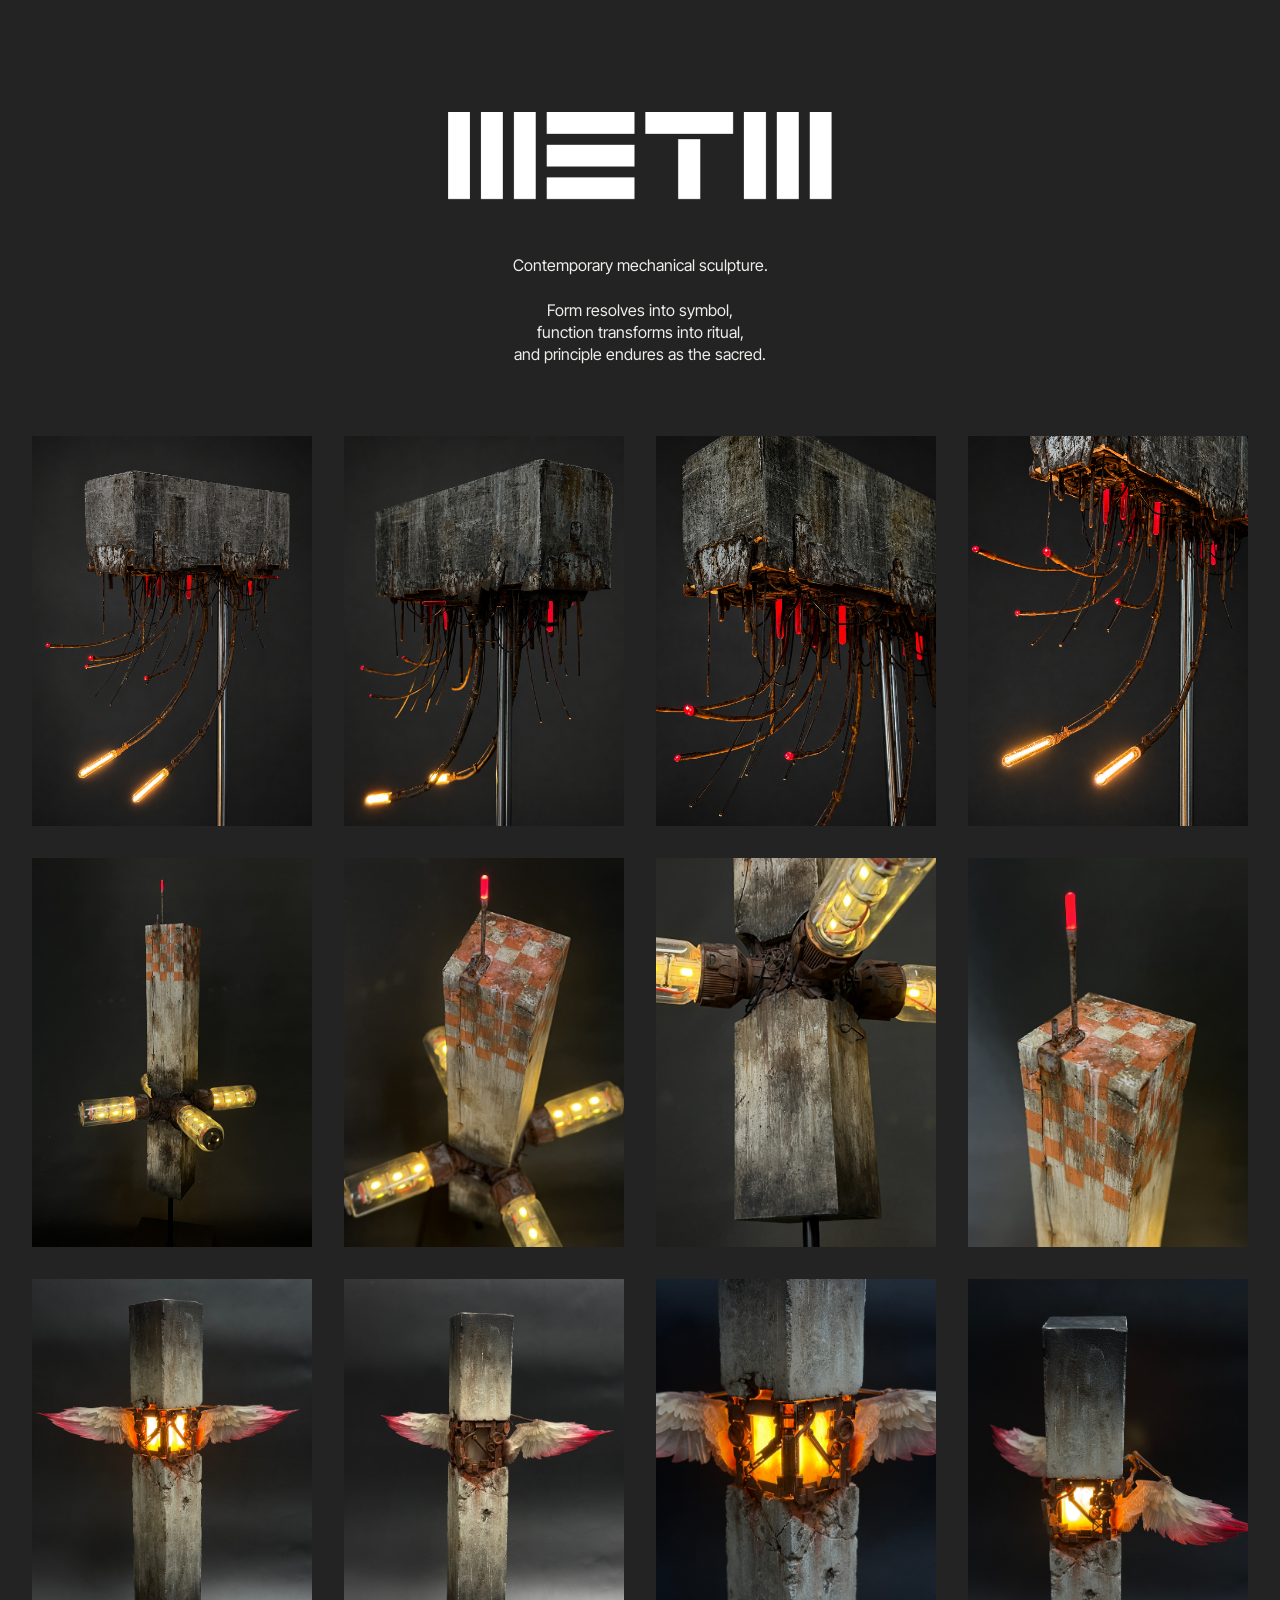
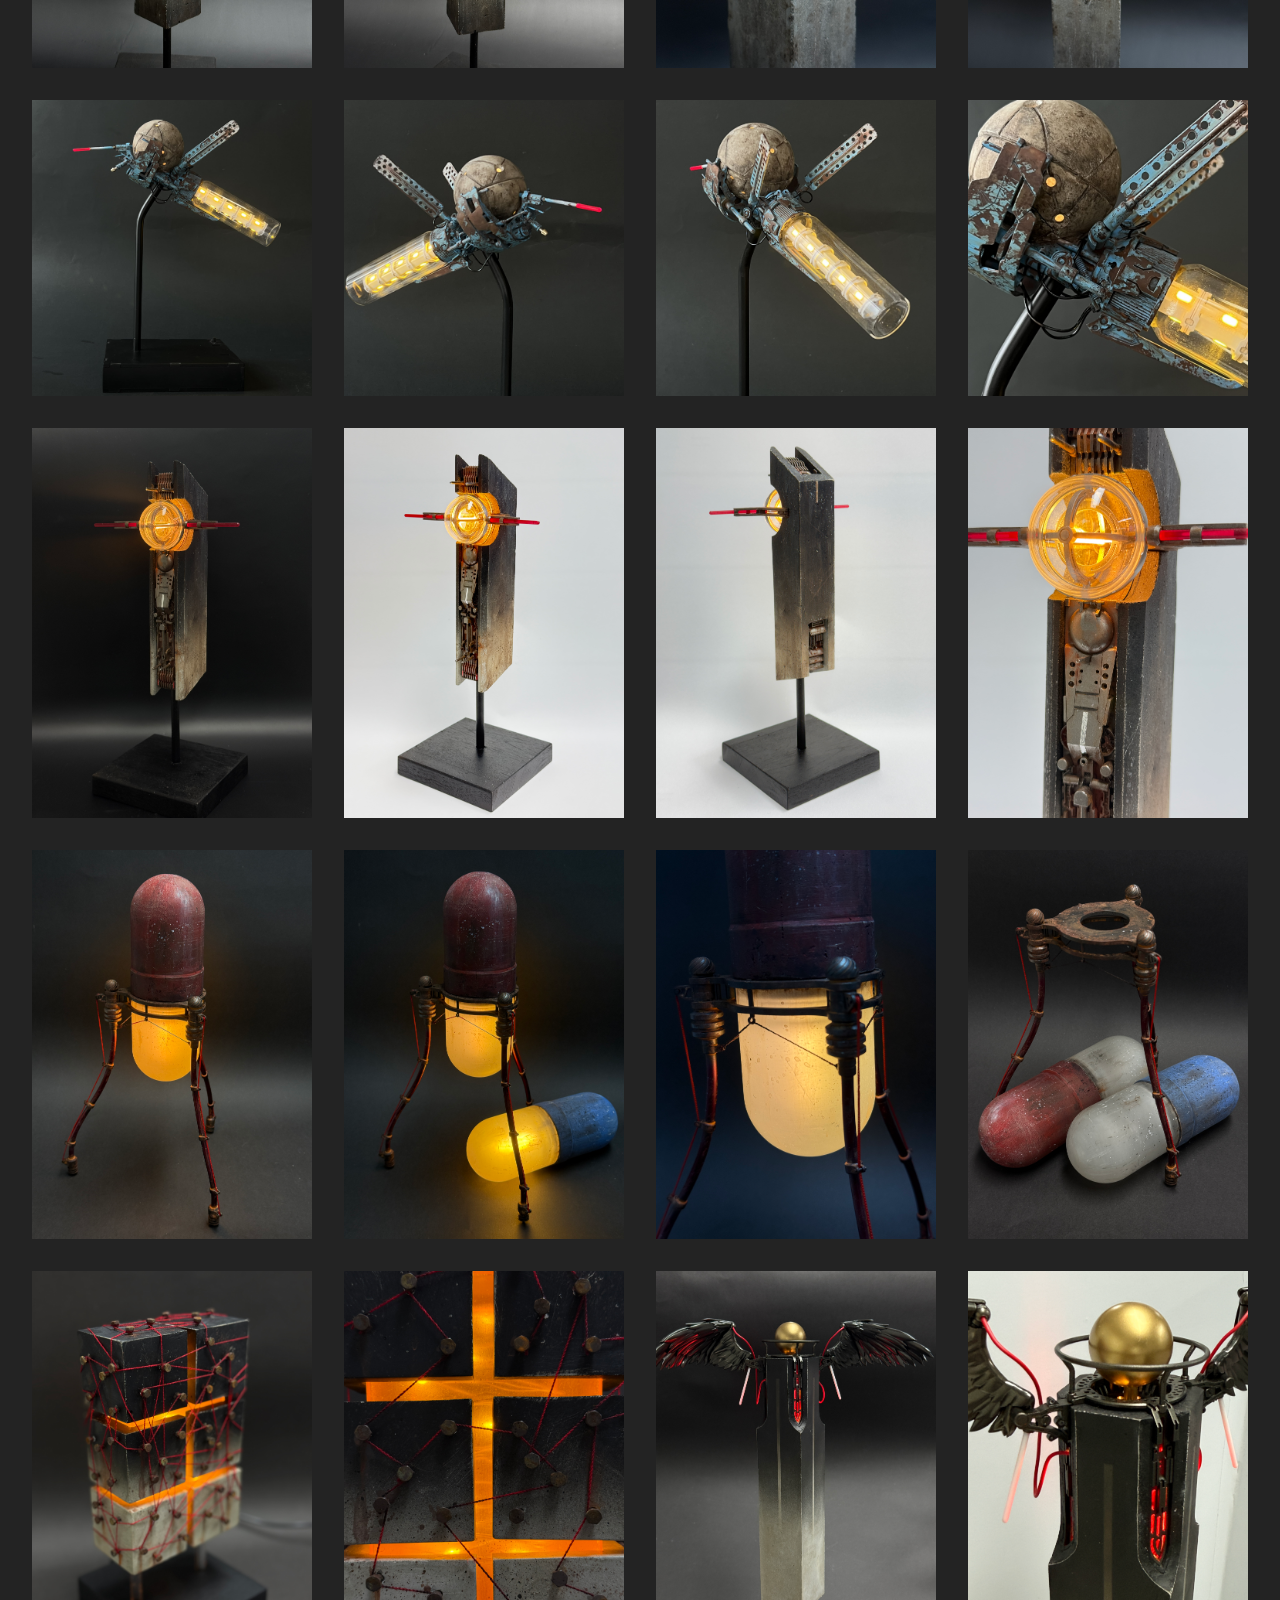
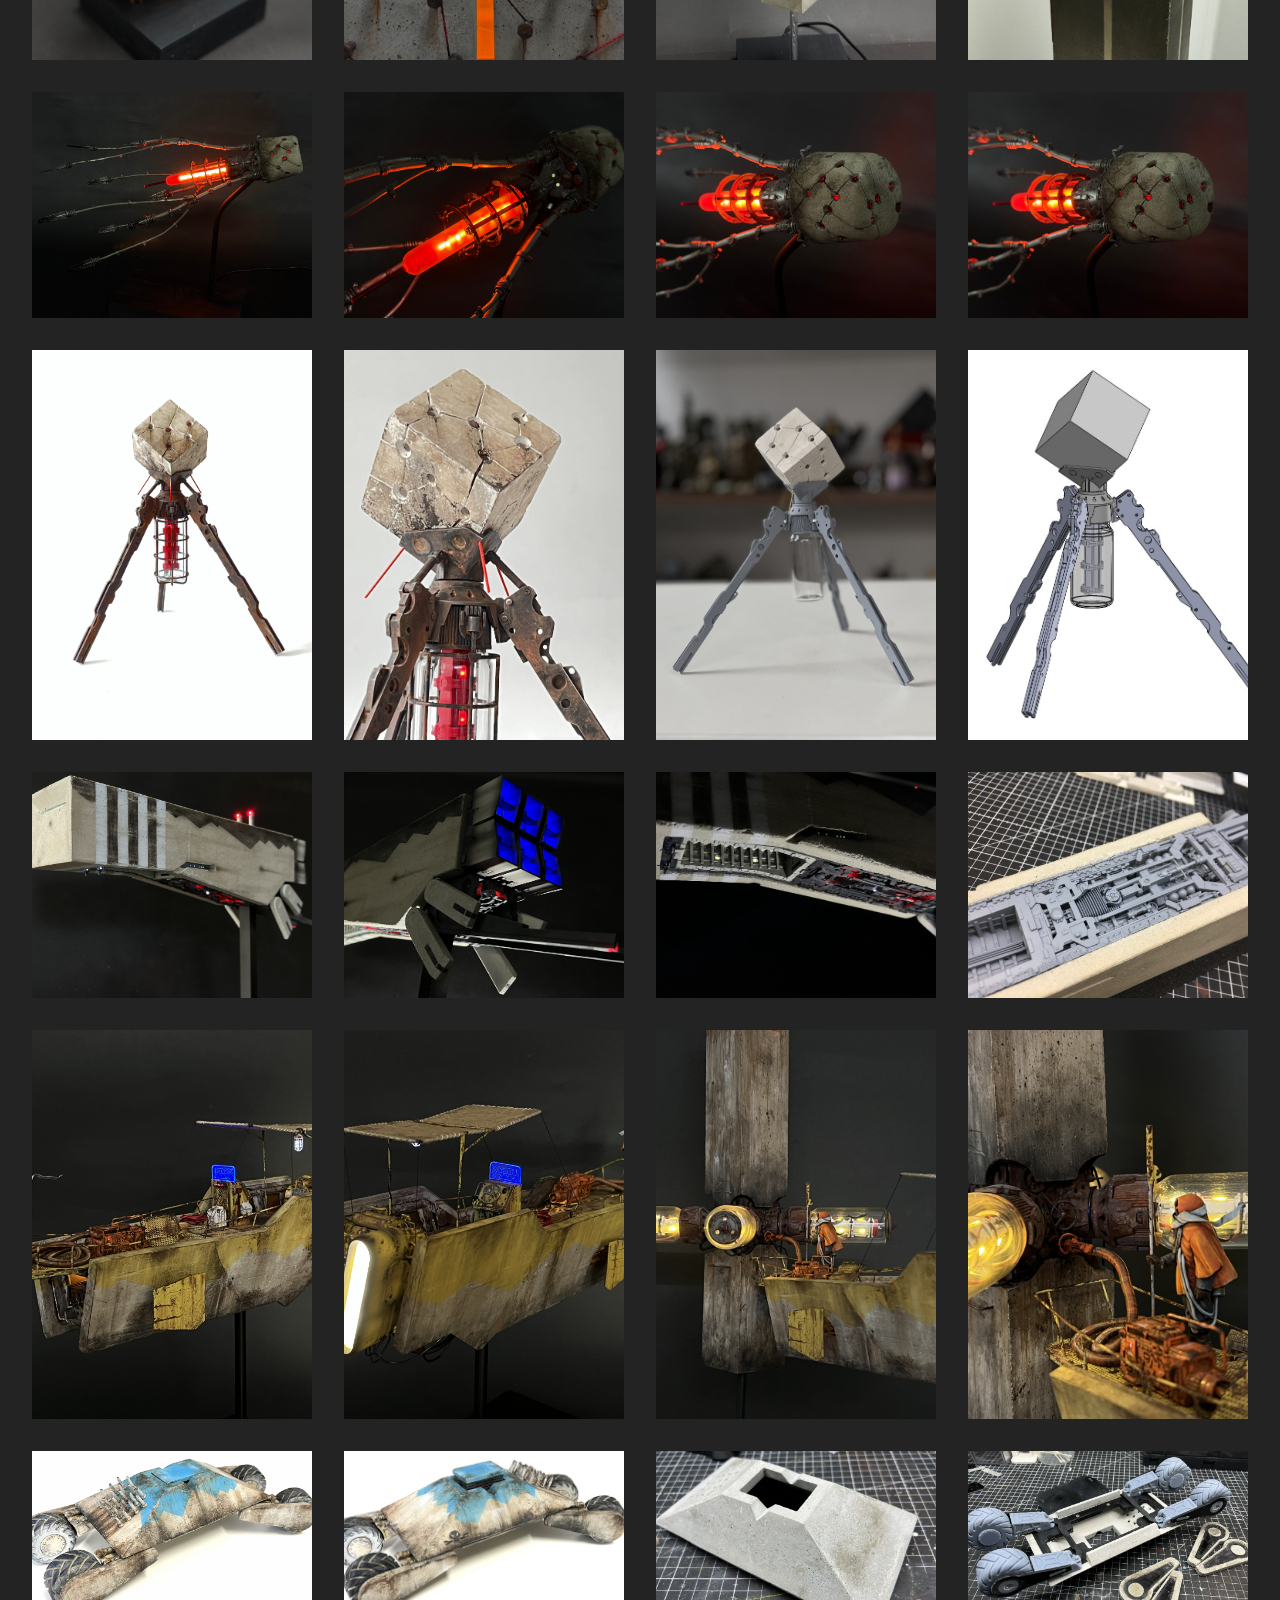
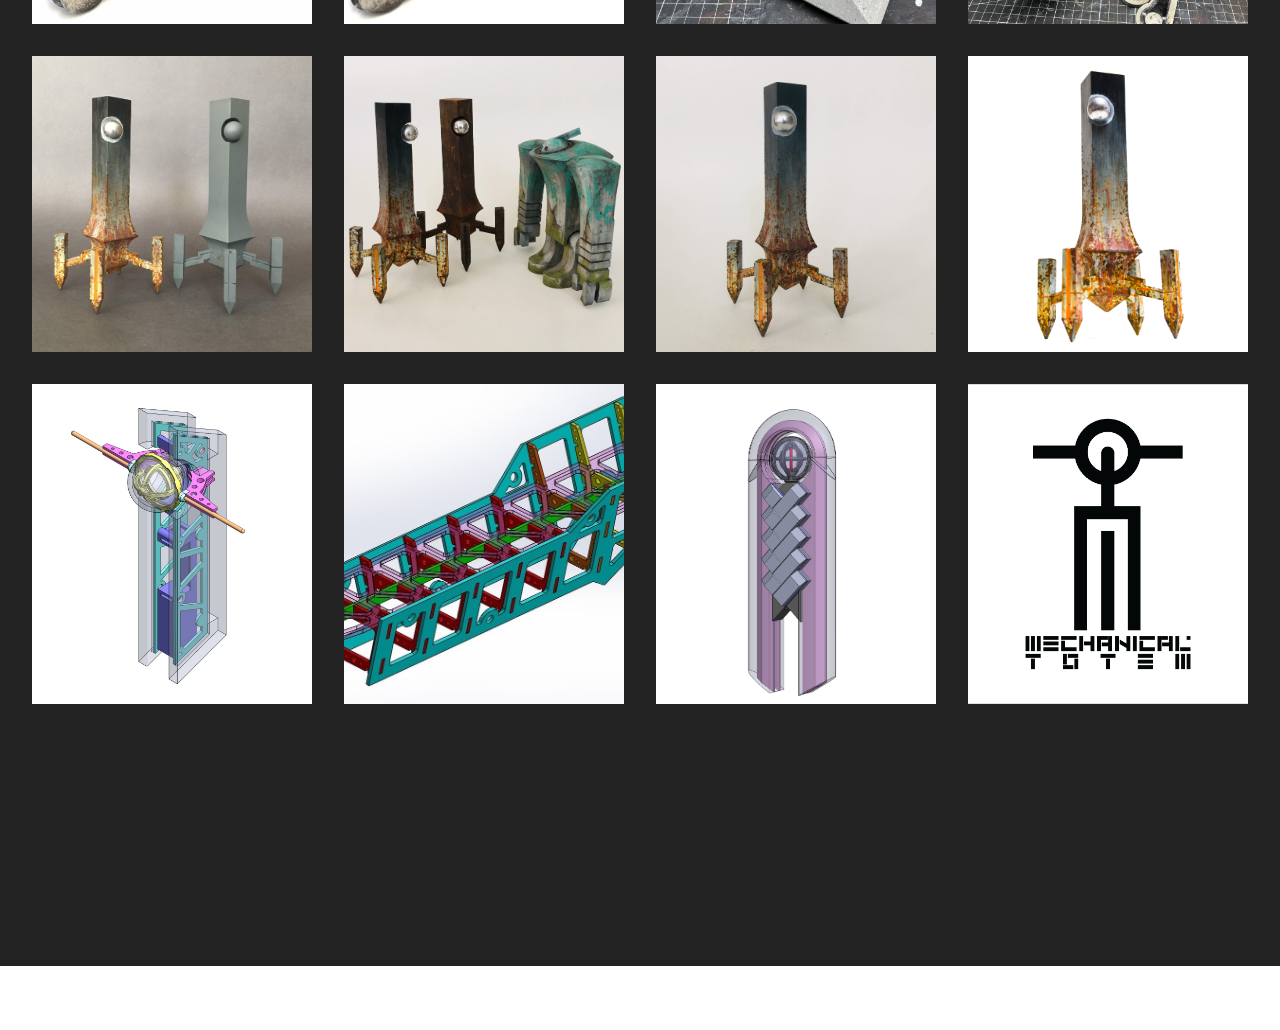
<file: Mechanical_Totem.html>
<!DOCTYPE html>
<html  >
<head>
  <!-- Site made with Mobirise Website Builder v6.1.12, https://mobirise.com -->
  <meta charset="UTF-8">
  <meta http-equiv="X-UA-Compatible" content="IE=edge">
  <meta name="generator" content="Mobirise v6.1.12, mobirise.com">
  <meta name="viewport" content="width=device-width, initial-scale=1, minimum-scale=1">
  <link rel="shortcut icon" href="assets/images/logo5.png" type="image/x-icon">
  <meta name="description" content="">
  
  
  <title>Mechanical_Totem</title>
  <link rel="stylesheet" href="assets/web/assets/mobirise-icons2/mobirise2.css">
  <link rel="stylesheet" href="assets/bootstrap/css/bootstrap.min.css">
  <link rel="stylesheet" href="assets/animatecss/animate.css">
  <link rel="stylesheet" href="assets/theme/css/style.css">
  <link rel="preload" href="https://fonts.googleapis.com/css?family=Inter+Tight:100,200,300,400,500,600,700,800,900,100i,200i,300i,400i,500i,600i,700i,800i,900i&display=swap" as="style" onload="this.onload=null;this.rel='stylesheet'">
  <noscript><link rel="stylesheet" href="https://fonts.googleapis.com/css?family=Inter+Tight:100,200,300,400,500,600,700,800,900,100i,200i,300i,400i,500i,600i,700i,800i,900i&display=swap"></noscript>
  <link rel="preload" as="style" href="assets/mobirise/css/mbr-additional.css?v=vEc7i3"><link rel="stylesheet" href="assets/mobirise/css/mbr-additional.css?v=vEc7i3" type="text/css">

  
  
  
</head>
<body>
  
  <section data-bs-version="5.1" class="image01 cid-vq6BiL0ckr" id="image01-q">
  

  
  

  <div class="container">
    <div class="row justify-content-center">
      <div class="col-12 col-lg-4">
        <div class="image-wrapper mb-4">
          <a href="index.html"><img class="w-100" src="assets/images/mechanical-totem-15.png" alt=""></a>
        </div>
        
        <p class="mbr-description mbr-fonts-style mb-0 align-center display-7"><br>Contemporary mechanical sculpture.<br><br>
Form resolves into symbol,<br>function transforms into ritual,<br>and principle endures as the sacred.<br><br></p>
      </div>
    </div>
  </div>
</section>

<section data-bs-version="5.1" class="gallery1 mbr-gallery cid-vqsPAPWVJU" id="gallery01-19">
    
    

    <div class="container">
        <div class="row justify-content-center">
            <div class="col-12 content-head">
                
            </div>
        </div>
        
        <div class="row mbr-gallery">
            <div class="col-12 col-md-6 col-lg-3 item gallery-image active">
                <div class="item-wrapper mb-3" data-toggle="modal" data-bs-toggle="modal" data-target="#vtijsTYqeR-modal" data-bs-target="#vtijsTYqeR-modal">
                    <img class="w-100" src="assets/images/166392ce-9c2f-4e02-9acb-4fbfa110f560.png" alt="" data-slide-to="0" data-bs-slide-to="0" data-target="#lb-vtijsTYqeR" data-bs-target="#lb-vtijsTYqeR">
                    <div class="icon-wrapper">
                        <span class="mobi-mbri mobi-mbri-search mbr-iconfont mbr-iconfont-btn"></span>
                    </div>
                </div>
                
            </div><div class="col-12 col-md-6 col-lg-3 item gallery-image">
                <div class="item-wrapper mb-3" data-toggle="modal" data-bs-toggle="modal" data-target="#vtijsTYqeR-modal" data-bs-target="#vtijsTYqeR-modal">
                    <img class="w-100" src="assets/images/e52e1767-e8f6-43d4-a3cb-74b3227a38ab.png" alt="" data-slide-to="1" data-bs-slide-to="1" data-target="#lb-vtijsTYqeR" data-bs-target="#lb-vtijsTYqeR">
                    <div class="icon-wrapper">
                        <span class="mobi-mbri mobi-mbri-search mbr-iconfont mbr-iconfont-btn"></span>
                    </div>
                </div>
                
            </div><div class="col-12 col-md-6 col-lg-3 item gallery-image">
                <div class="item-wrapper mb-3" data-toggle="modal" data-bs-toggle="modal" data-target="#vtijsTYqeR-modal" data-bs-target="#vtijsTYqeR-modal">
                    <img class="w-100" src="assets/images/30fcf1a1-b4ca-4bdb-9ea9-92a810f24211.png" alt="" data-slide-to="2" data-bs-slide-to="2" data-target="#lb-vtijsTYqeR" data-bs-target="#lb-vtijsTYqeR">
                    <div class="icon-wrapper">
                        <span class="mobi-mbri mobi-mbri-search mbr-iconfont mbr-iconfont-btn"></span>
                    </div>
                </div>
                
            </div><div class="col-12 col-md-6 col-lg-3 item gallery-image">
                <div class="item-wrapper mb-3" data-toggle="modal" data-bs-toggle="modal" data-target="#vtijsTYqeR-modal" data-bs-target="#vtijsTYqeR-modal">
                    <img class="w-100" src="assets/images/df4239ca-cb2f-483b-aa6c-a06cc4852357.png" alt="" data-slide-to="3" data-bs-slide-to="3" data-target="#lb-vtijsTYqeR" data-bs-target="#lb-vtijsTYqeR">
                    <div class="icon-wrapper">
                        <span class="mobi-mbri mobi-mbri-search mbr-iconfont mbr-iconfont-btn"></span>
                    </div>
                </div>
                
            </div><div class="col-12 col-md-6 col-lg-3 item gallery-image">
                <div class="item-wrapper mb-3" data-toggle="modal" data-bs-toggle="modal" data-target="#vtijsTYqeR-modal" data-bs-target="#vtijsTYqeR-modal">
                    <img class="w-100" src="assets/images/img-9401.jpg" alt="" data-slide-to="4" data-bs-slide-to="4" data-target="#lb-vtijsTYqeR" data-bs-target="#lb-vtijsTYqeR">
                    <div class="icon-wrapper">
                        <span class="mobi-mbri mobi-mbri-search mbr-iconfont mbr-iconfont-btn"></span>
                    </div>
                </div>
                
            </div><div class="col-12 col-md-6 col-lg-3 item gallery-image">
                <div class="item-wrapper mb-3" data-toggle="modal" data-bs-toggle="modal" data-target="#vtijsTYqeR-modal" data-bs-target="#vtijsTYqeR-modal">
                    <img class="w-100" src="assets/images/img-9404.jpg" alt="" data-slide-to="5" data-bs-slide-to="5" data-target="#lb-vtijsTYqeR" data-bs-target="#lb-vtijsTYqeR">
                    <div class="icon-wrapper">
                        <span class="mobi-mbri mobi-mbri-search mbr-iconfont mbr-iconfont-btn"></span>
                    </div>
                </div>
                
            </div><div class="col-12 col-md-6 col-lg-3 item gallery-image">
                <div class="item-wrapper mb-3" data-toggle="modal" data-bs-toggle="modal" data-target="#vtijsTYqeR-modal" data-bs-target="#vtijsTYqeR-modal">
                    <img class="w-100" src="assets/images/img-9405.jpg" alt="" data-slide-to="6" data-bs-slide-to="6" data-target="#lb-vtijsTYqeR" data-bs-target="#lb-vtijsTYqeR">
                    <div class="icon-wrapper">
                        <span class="mobi-mbri mobi-mbri-search mbr-iconfont mbr-iconfont-btn"></span>
                    </div>
                </div>
                
            </div><div class="col-12 col-md-6 col-lg-3 item gallery-image">
                <div class="item-wrapper mb-3" data-toggle="modal" data-bs-toggle="modal" data-target="#vtijsTYqeR-modal" data-bs-target="#vtijsTYqeR-modal">
                    <img class="w-100" src="assets/images/img-9406.jpg" alt="" data-slide-to="7" data-bs-slide-to="7" data-target="#lb-vtijsTYqeR" data-bs-target="#lb-vtijsTYqeR">
                    <div class="icon-wrapper">
                        <span class="mobi-mbri mobi-mbri-search mbr-iconfont mbr-iconfont-btn"></span>
                    </div>
                </div>
                
            </div><div class="col-12 col-md-6 col-lg-3 item gallery-image">
                <div class="item-wrapper mb-3" data-toggle="modal" data-bs-toggle="modal" data-target="#vtijsTYqeR-modal" data-bs-target="#vtijsTYqeR-modal">
                    <img class="w-100" src="assets/images/img-2270.jpg" alt="" data-slide-to="8" data-bs-slide-to="8" data-target="#lb-vtijsTYqeR" data-bs-target="#lb-vtijsTYqeR">
                    <div class="icon-wrapper">
                        <span class="mobi-mbri mobi-mbri-search mbr-iconfont mbr-iconfont-btn"></span>
                    </div>
                </div>
                
            </div><div class="col-12 col-md-6 col-lg-3 item gallery-image">
                <div class="item-wrapper mb-3" data-toggle="modal" data-bs-toggle="modal" data-target="#vtijsTYqeR-modal" data-bs-target="#vtijsTYqeR-modal">
                    <img class="w-100" src="assets/images/img-2272.jpg" alt="" data-slide-to="9" data-bs-slide-to="9" data-target="#lb-vtijsTYqeR" data-bs-target="#lb-vtijsTYqeR">
                    <div class="icon-wrapper">
                        <span class="mobi-mbri mobi-mbri-search mbr-iconfont mbr-iconfont-btn"></span>
                    </div>
                </div>
                
            </div><div class="col-12 col-md-6 col-lg-3 item gallery-image">
                <div class="item-wrapper mb-3" data-toggle="modal" data-bs-toggle="modal" data-target="#vtijsTYqeR-modal" data-bs-target="#vtijsTYqeR-modal">
                    <img class="w-100" src="assets/images/img-2275.jpg" alt="" data-slide-to="10" data-bs-slide-to="10" data-target="#lb-vtijsTYqeR" data-bs-target="#lb-vtijsTYqeR">
                    <div class="icon-wrapper">
                        <span class="mobi-mbri mobi-mbri-search mbr-iconfont mbr-iconfont-btn"></span>
                    </div>
                </div>
                
            </div><div class="col-12 col-md-6 col-lg-3 item gallery-image">
                <div class="item-wrapper mb-3" data-toggle="modal" data-bs-toggle="modal" data-target="#vtijsTYqeR-modal" data-bs-target="#vtijsTYqeR-modal">
                    <img class="w-100" src="assets/images/img-2274.jpg" alt="" data-slide-to="11" data-bs-slide-to="11" data-target="#lb-vtijsTYqeR" data-bs-target="#lb-vtijsTYqeR">
                    <div class="icon-wrapper">
                        <span class="mobi-mbri mobi-mbri-search mbr-iconfont mbr-iconfont-btn"></span>
                    </div>
                </div>
                
            </div><div class="col-12 col-md-6 col-lg-3 item gallery-image">
                <div class="item-wrapper mb-3" data-toggle="modal" data-bs-toggle="modal" data-target="#vtijsTYqeR-modal" data-bs-target="#vtijsTYqeR-modal">
                    <img class="w-100" src="assets/images/img-430.jpg" alt="" data-slide-to="12" data-bs-slide-to="12" data-target="#lb-vtijsTYqeR" data-bs-target="#lb-vtijsTYqeR">
                    <div class="icon-wrapper">
                        <span class="mobi-mbri mobi-mbri-search mbr-iconfont mbr-iconfont-btn"></span>
                    </div>
                </div>
                
            </div><div class="col-12 col-md-6 col-lg-3 item gallery-image">
                <div class="item-wrapper mb-3" data-toggle="modal" data-bs-toggle="modal" data-target="#vtijsTYqeR-modal" data-bs-target="#vtijsTYqeR-modal">
                    <img class="w-100" src="assets/images/img-423.jpg" alt="" data-slide-to="13" data-bs-slide-to="13" data-target="#lb-vtijsTYqeR" data-bs-target="#lb-vtijsTYqeR">
                    <div class="icon-wrapper">
                        <span class="mobi-mbri mobi-mbri-search mbr-iconfont mbr-iconfont-btn"></span>
                    </div>
                </div>
                
            </div><div class="col-12 col-md-6 col-lg-3 item gallery-image">
                <div class="item-wrapper mb-3" data-toggle="modal" data-bs-toggle="modal" data-target="#vtijsTYqeR-modal" data-bs-target="#vtijsTYqeR-modal">
                    <img class="w-100" src="assets/images/img-424.jpg" alt="" data-slide-to="14" data-bs-slide-to="14" data-target="#lb-vtijsTYqeR" data-bs-target="#lb-vtijsTYqeR">
                    <div class="icon-wrapper">
                        <span class="mobi-mbri mobi-mbri-search mbr-iconfont mbr-iconfont-btn"></span>
                    </div>
                </div>
                
            </div><div class="col-12 col-md-6 col-lg-3 item gallery-image">
                <div class="item-wrapper mb-3" data-toggle="modal" data-bs-toggle="modal" data-target="#vtijsTYqeR-modal" data-bs-target="#vtijsTYqeR-modal">
                    <img class="w-100" src="assets/images/img-426.jpg" alt="" data-slide-to="15" data-bs-slide-to="15" data-target="#lb-vtijsTYqeR" data-bs-target="#lb-vtijsTYqeR">
                    <div class="icon-wrapper">
                        <span class="mobi-mbri mobi-mbri-search mbr-iconfont mbr-iconfont-btn"></span>
                    </div>
                </div>
                
            </div><div class="col-12 col-md-6 col-lg-3 item gallery-image">
                <div class="item-wrapper mb-3" data-toggle="modal" data-bs-toggle="modal" data-target="#vtijsTYqeR-modal" data-bs-target="#vtijsTYqeR-modal">
                    <img class="w-100" src="assets/images/img-1957.jpg" alt="" data-slide-to="16" data-bs-slide-to="16" data-target="#lb-vtijsTYqeR" data-bs-target="#lb-vtijsTYqeR">
                    <div class="icon-wrapper">
                        <span class="mobi-mbri mobi-mbri-search mbr-iconfont mbr-iconfont-btn"></span>
                    </div>
                </div>
                
            </div><div class="col-12 col-md-6 col-lg-3 item gallery-image">
                <div class="item-wrapper mb-3" data-toggle="modal" data-bs-toggle="modal" data-target="#vtijsTYqeR-modal" data-bs-target="#vtijsTYqeR-modal">
                    <img class="w-100" src="assets/images/img-1958.jpg" alt="" data-slide-to="17" data-bs-slide-to="17" data-target="#lb-vtijsTYqeR" data-bs-target="#lb-vtijsTYqeR">
                    <div class="icon-wrapper">
                        <span class="mobi-mbri mobi-mbri-search mbr-iconfont mbr-iconfont-btn"></span>
                    </div>
                </div>
                
            </div><div class="col-12 col-md-6 col-lg-3 item gallery-image">
                <div class="item-wrapper mb-3" data-toggle="modal" data-bs-toggle="modal" data-target="#vtijsTYqeR-modal" data-bs-target="#vtijsTYqeR-modal">
                    <img class="w-100" src="assets/images/img-1959.jpg" alt="" data-slide-to="18" data-bs-slide-to="18" data-target="#lb-vtijsTYqeR" data-bs-target="#lb-vtijsTYqeR">
                    <div class="icon-wrapper">
                        <span class="mobi-mbri mobi-mbri-search mbr-iconfont mbr-iconfont-btn"></span>
                    </div>
                </div>
                
            </div><div class="col-12 col-md-6 col-lg-3 item gallery-image">
                <div class="item-wrapper mb-3" data-toggle="modal" data-bs-toggle="modal" data-target="#vtijsTYqeR-modal" data-bs-target="#vtijsTYqeR-modal">
                    <img class="w-100" src="assets/images/img-1961.jpg" alt="" data-slide-to="19" data-bs-slide-to="19" data-target="#lb-vtijsTYqeR" data-bs-target="#lb-vtijsTYqeR">
                    <div class="icon-wrapper">
                        <span class="mobi-mbri mobi-mbri-search mbr-iconfont mbr-iconfont-btn"></span>
                    </div>
                </div>
                
            </div><div class="col-12 col-md-6 col-lg-3 item gallery-image">
                <div class="item-wrapper mb-3" data-toggle="modal" data-bs-toggle="modal" data-target="#vtijsTYqeR-modal" data-bs-target="#vtijsTYqeR-modal">
                    <img class="w-100" src="assets/images/img-2077.jpg" alt="" data-slide-to="20" data-bs-slide-to="20" data-target="#lb-vtijsTYqeR" data-bs-target="#lb-vtijsTYqeR">
                    <div class="icon-wrapper">
                        <span class="mobi-mbri mobi-mbri-search mbr-iconfont mbr-iconfont-btn"></span>
                    </div>
                </div>
                
            </div><div class="col-12 col-md-6 col-lg-3 item gallery-image">
                <div class="item-wrapper mb-3" data-toggle="modal" data-bs-toggle="modal" data-target="#vtijsTYqeR-modal" data-bs-target="#vtijsTYqeR-modal">
                    <img class="w-100" src="assets/images/img-2078.jpg" alt="" data-slide-to="21" data-bs-slide-to="21" data-target="#lb-vtijsTYqeR" data-bs-target="#lb-vtijsTYqeR">
                    <div class="icon-wrapper">
                        <span class="mobi-mbri mobi-mbri-search mbr-iconfont mbr-iconfont-btn"></span>
                    </div>
                </div>
                
            </div><div class="col-12 col-md-6 col-lg-3 item gallery-image">
                <div class="item-wrapper mb-3" data-toggle="modal" data-bs-toggle="modal" data-target="#vtijsTYqeR-modal" data-bs-target="#vtijsTYqeR-modal">
                    <img class="w-100" src="assets/images/img-2079.jpg" alt="" data-slide-to="22" data-bs-slide-to="22" data-target="#lb-vtijsTYqeR" data-bs-target="#lb-vtijsTYqeR">
                    <div class="icon-wrapper">
                        <span class="mobi-mbri mobi-mbri-search mbr-iconfont mbr-iconfont-btn"></span>
                    </div>
                </div>
                
            </div><div class="col-12 col-md-6 col-lg-3 item gallery-image">
                <div class="item-wrapper mb-3" data-toggle="modal" data-bs-toggle="modal" data-target="#vtijsTYqeR-modal" data-bs-target="#vtijsTYqeR-modal">
                    <img class="w-100" src="assets/images/img-2081.jpg" alt="" data-slide-to="23" data-bs-slide-to="23" data-target="#lb-vtijsTYqeR" data-bs-target="#lb-vtijsTYqeR">
                    <div class="icon-wrapper">
                        <span class="mobi-mbri mobi-mbri-search mbr-iconfont mbr-iconfont-btn"></span>
                    </div>
                </div>
                
            </div><div class="col-12 col-md-6 col-lg-3 item gallery-image">
                <div class="item-wrapper mb-3" data-toggle="modal" data-bs-toggle="modal" data-target="#vtijsTYqeR-modal" data-bs-target="#vtijsTYqeR-modal">
                    <img class="w-100" src="assets/images/img-2659.jpg" alt="" data-slide-to="24" data-bs-slide-to="24" data-target="#lb-vtijsTYqeR" data-bs-target="#lb-vtijsTYqeR">
                    <div class="icon-wrapper">
                        <span class="mobi-mbri mobi-mbri-search mbr-iconfont mbr-iconfont-btn"></span>
                    </div>
                </div>
                
            </div><div class="col-12 col-md-6 col-lg-3 item gallery-image">
                <div class="item-wrapper mb-3" data-toggle="modal" data-bs-toggle="modal" data-target="#vtijsTYqeR-modal" data-bs-target="#vtijsTYqeR-modal">
                    <img class="w-100" src="assets/images/img-2687.jpg" alt="" data-slide-to="25" data-bs-slide-to="25" data-target="#lb-vtijsTYqeR" data-bs-target="#lb-vtijsTYqeR">
                    <div class="icon-wrapper">
                        <span class="mobi-mbri mobi-mbri-search mbr-iconfont mbr-iconfont-btn"></span>
                    </div>
                </div>
                
            </div><div class="col-12 col-md-6 col-lg-3 item gallery-image">
                <div class="item-wrapper mb-3" data-toggle="modal" data-bs-toggle="modal" data-target="#vtijsTYqeR-modal" data-bs-target="#vtijsTYqeR-modal">
                    <img class="w-100" src="assets/images/img-2693.jpg" alt="" data-slide-to="26" data-bs-slide-to="26" data-target="#lb-vtijsTYqeR" data-bs-target="#lb-vtijsTYqeR">
                    <div class="icon-wrapper">
                        <span class="mobi-mbri mobi-mbri-search mbr-iconfont mbr-iconfont-btn"></span>
                    </div>
                </div>
                
            </div><div class="col-12 col-md-6 col-lg-3 item gallery-image">
                <div class="item-wrapper mb-3" data-toggle="modal" data-bs-toggle="modal" data-target="#vtijsTYqeR-modal" data-bs-target="#vtijsTYqeR-modal">
                    <img class="w-100" src="assets/images/img-2696.jpg" alt="" data-slide-to="27" data-bs-slide-to="27" data-target="#lb-vtijsTYqeR" data-bs-target="#lb-vtijsTYqeR">
                    <div class="icon-wrapper">
                        <span class="mobi-mbri mobi-mbri-search mbr-iconfont mbr-iconfont-btn"></span>
                    </div>
                </div>
                
            </div><div class="col-12 col-md-6 col-lg-3 item gallery-image">
                <div class="item-wrapper mb-3" data-toggle="modal" data-bs-toggle="modal" data-target="#vtijsTYqeR-modal" data-bs-target="#vtijsTYqeR-modal">
                    <img class="w-100" src="assets/images/img-2579.jpg" alt="" data-slide-to="28" data-bs-slide-to="28" data-target="#lb-vtijsTYqeR" data-bs-target="#lb-vtijsTYqeR">
                    <div class="icon-wrapper">
                        <span class="mobi-mbri mobi-mbri-search mbr-iconfont mbr-iconfont-btn"></span>
                    </div>
                </div>
                
            </div><div class="col-12 col-md-6 col-lg-3 item gallery-image">
                <div class="item-wrapper mb-3" data-toggle="modal" data-bs-toggle="modal" data-target="#vtijsTYqeR-modal" data-bs-target="#vtijsTYqeR-modal">
                    <img class="w-100" src="assets/images/img-2580.jpg" alt="" data-slide-to="29" data-bs-slide-to="29" data-target="#lb-vtijsTYqeR" data-bs-target="#lb-vtijsTYqeR">
                    <div class="icon-wrapper">
                        <span class="mobi-mbri mobi-mbri-search mbr-iconfont mbr-iconfont-btn"></span>
                    </div>
                </div>
                
            </div><div class="col-12 col-md-6 col-lg-3 item gallery-image">
                <div class="item-wrapper mb-3" data-toggle="modal" data-bs-toggle="modal" data-target="#vtijsTYqeR-modal" data-bs-target="#vtijsTYqeR-modal">
                    <img class="w-100" src="assets/images/img-2578.jpg" alt="" data-slide-to="30" data-bs-slide-to="30" data-target="#lb-vtijsTYqeR" data-bs-target="#lb-vtijsTYqeR">
                    <div class="icon-wrapper">
                        <span class="mobi-mbri mobi-mbri-search mbr-iconfont mbr-iconfont-btn"></span>
                    </div>
                </div>
                
            </div><div class="col-12 col-md-6 col-lg-3 item gallery-image">
                <div class="item-wrapper mb-3" data-toggle="modal" data-bs-toggle="modal" data-target="#vtijsTYqeR-modal" data-bs-target="#vtijsTYqeR-modal">
                    <img class="w-100" src="assets/images/img-2578.jpg" alt="" data-slide-to="31" data-bs-slide-to="31" data-target="#lb-vtijsTYqeR" data-bs-target="#lb-vtijsTYqeR">
                    <div class="icon-wrapper">
                        <span class="mobi-mbri mobi-mbri-search mbr-iconfont mbr-iconfont-btn"></span>
                    </div>
                </div>
                
            </div><div class="col-12 col-md-6 col-lg-3 item gallery-image">
                <div class="item-wrapper mb-3" data-toggle="modal" data-bs-toggle="modal" data-target="#vtijsTYqeR-modal" data-bs-target="#vtijsTYqeR-modal">
                    <img class="w-100" src="assets/images/img-498.jpg" alt="" data-slide-to="32" data-bs-slide-to="32" data-target="#lb-vtijsTYqeR" data-bs-target="#lb-vtijsTYqeR">
                    <div class="icon-wrapper">
                        <span class="mobi-mbri mobi-mbri-search mbr-iconfont mbr-iconfont-btn"></span>
                    </div>
                </div>
                
            </div><div class="col-12 col-md-6 col-lg-3 item gallery-image">
                <div class="item-wrapper mb-3" data-toggle="modal" data-bs-toggle="modal" data-target="#vtijsTYqeR-modal" data-bs-target="#vtijsTYqeR-modal">
                    <img class="w-100" src="assets/images/img-499.jpg" alt="" data-slide-to="33" data-bs-slide-to="33" data-target="#lb-vtijsTYqeR" data-bs-target="#lb-vtijsTYqeR">
                    <div class="icon-wrapper">
                        <span class="mobi-mbri mobi-mbri-search mbr-iconfont mbr-iconfont-btn"></span>
                    </div>
                </div>
                
            </div><div class="col-12 col-md-6 col-lg-3 item gallery-image">
                <div class="item-wrapper mb-3" data-toggle="modal" data-bs-toggle="modal" data-target="#vtijsTYqeR-modal" data-bs-target="#vtijsTYqeR-modal">
                    <img class="w-100" src="assets/images/img-455.jpg" alt="" data-slide-to="34" data-bs-slide-to="34" data-target="#lb-vtijsTYqeR" data-bs-target="#lb-vtijsTYqeR">
                    <div class="icon-wrapper">
                        <span class="mobi-mbri mobi-mbri-search mbr-iconfont mbr-iconfont-btn"></span>
                    </div>
                </div>
                
            </div><div class="col-12 col-md-6 col-lg-3 item gallery-image">
                <div class="item-wrapper mb-3" data-toggle="modal" data-bs-toggle="modal" data-target="#vtijsTYqeR-modal" data-bs-target="#vtijsTYqeR-modal">
                    <img class="w-100" src="assets/images/img-449.jpg" alt="" data-slide-to="35" data-bs-slide-to="35" data-target="#lb-vtijsTYqeR" data-bs-target="#lb-vtijsTYqeR">
                    <div class="icon-wrapper">
                        <span class="mobi-mbri mobi-mbri-search mbr-iconfont mbr-iconfont-btn"></span>
                    </div>
                </div>
                
            </div><div class="col-12 col-md-6 col-lg-3 item gallery-image">
                <div class="item-wrapper mb-3" data-toggle="modal" data-bs-toggle="modal" data-target="#vtijsTYqeR-modal" data-bs-target="#vtijsTYqeR-modal">
                    <img class="w-100" src="assets/images/img-9123.jpg" alt="" data-slide-to="36" data-bs-slide-to="36" data-target="#lb-vtijsTYqeR" data-bs-target="#lb-vtijsTYqeR">
                    <div class="icon-wrapper">
                        <span class="mobi-mbri mobi-mbri-search mbr-iconfont mbr-iconfont-btn"></span>
                    </div>
                </div>
                
            </div><div class="col-12 col-md-6 col-lg-3 item gallery-image">
                <div class="item-wrapper mb-3" data-toggle="modal" data-bs-toggle="modal" data-target="#vtijsTYqeR-modal" data-bs-target="#vtijsTYqeR-modal">
                    <img class="w-100" src="assets/images/img-9130.jpg" alt="" data-slide-to="37" data-bs-slide-to="37" data-target="#lb-vtijsTYqeR" data-bs-target="#lb-vtijsTYqeR">
                    <div class="icon-wrapper">
                        <span class="mobi-mbri mobi-mbri-search mbr-iconfont mbr-iconfont-btn"></span>
                    </div>
                </div>
                
            </div><div class="col-12 col-md-6 col-lg-3 item gallery-image">
                <div class="item-wrapper mb-3" data-toggle="modal" data-bs-toggle="modal" data-target="#vtijsTYqeR-modal" data-bs-target="#vtijsTYqeR-modal">
                    <img class="w-100" src="assets/images/img-9127.jpg" alt="" data-slide-to="38" data-bs-slide-to="38" data-target="#lb-vtijsTYqeR" data-bs-target="#lb-vtijsTYqeR">
                    <div class="icon-wrapper">
                        <span class="mobi-mbri mobi-mbri-search mbr-iconfont mbr-iconfont-btn"></span>
                    </div>
                </div>
                
            </div><div class="col-12 col-md-6 col-lg-3 item gallery-image">
                <div class="item-wrapper mb-3" data-toggle="modal" data-bs-toggle="modal" data-target="#vtijsTYqeR-modal" data-bs-target="#vtijsTYqeR-modal">
                    <img class="w-100" src="assets/images/img-8943.jpg" alt="" data-slide-to="39" data-bs-slide-to="39" data-target="#lb-vtijsTYqeR" data-bs-target="#lb-vtijsTYqeR">
                    <div class="icon-wrapper">
                        <span class="mobi-mbri mobi-mbri-search mbr-iconfont mbr-iconfont-btn"></span>
                    </div>
                </div>
                
            </div><div class="col-12 col-md-6 col-lg-3 item gallery-image">
                <div class="item-wrapper mb-3" data-toggle="modal" data-bs-toggle="modal" data-target="#vtijsTYqeR-modal" data-bs-target="#vtijsTYqeR-modal">
                    <img class="w-100" src="assets/images/img-371.jpg" alt="" data-slide-to="40" data-bs-slide-to="40" data-target="#lb-vtijsTYqeR" data-bs-target="#lb-vtijsTYqeR">
                    <div class="icon-wrapper">
                        <span class="mobi-mbri mobi-mbri-search mbr-iconfont mbr-iconfont-btn"></span>
                    </div>
                </div>
                
            </div><div class="col-12 col-md-6 col-lg-3 item gallery-image">
                <div class="item-wrapper mb-3" data-toggle="modal" data-bs-toggle="modal" data-target="#vtijsTYqeR-modal" data-bs-target="#vtijsTYqeR-modal">
                    <img class="w-100" src="assets/images/img-372.jpg" alt="" data-slide-to="41" data-bs-slide-to="41" data-target="#lb-vtijsTYqeR" data-bs-target="#lb-vtijsTYqeR">
                    <div class="icon-wrapper">
                        <span class="mobi-mbri mobi-mbri-search mbr-iconfont mbr-iconfont-btn"></span>
                    </div>
                </div>
                
            </div><div class="col-12 col-md-6 col-lg-3 item gallery-image">
                <div class="item-wrapper mb-3" data-toggle="modal" data-bs-toggle="modal" data-target="#vtijsTYqeR-modal" data-bs-target="#vtijsTYqeR-modal">
                    <img class="w-100" src="assets/images/img-388.jpg" alt="" data-slide-to="42" data-bs-slide-to="42" data-target="#lb-vtijsTYqeR" data-bs-target="#lb-vtijsTYqeR">
                    <div class="icon-wrapper">
                        <span class="mobi-mbri mobi-mbri-search mbr-iconfont mbr-iconfont-btn"></span>
                    </div>
                </div>
                
            </div><div class="col-12 col-md-6 col-lg-3 item gallery-image">
                <div class="item-wrapper mb-3" data-toggle="modal" data-bs-toggle="modal" data-target="#vtijsTYqeR-modal" data-bs-target="#vtijsTYqeR-modal">
                    <img class="w-100" src="assets/images/img-385.jpg" alt="" data-slide-to="43" data-bs-slide-to="43" data-target="#lb-vtijsTYqeR" data-bs-target="#lb-vtijsTYqeR">
                    <div class="icon-wrapper">
                        <span class="mobi-mbri mobi-mbri-search mbr-iconfont mbr-iconfont-btn"></span>
                    </div>
                </div>
                
            </div><div class="col-12 col-md-6 col-lg-3 item gallery-image">
                <div class="item-wrapper mb-3" data-toggle="modal" data-bs-toggle="modal" data-target="#vtijsTYqeR-modal" data-bs-target="#vtijsTYqeR-modal">
                    <img class="w-100" src="assets/images/img-9240.jpg" alt="" data-slide-to="44" data-bs-slide-to="44" data-target="#lb-vtijsTYqeR" data-bs-target="#lb-vtijsTYqeR">
                    <div class="icon-wrapper">
                        <span class="mobi-mbri mobi-mbri-search mbr-iconfont mbr-iconfont-btn"></span>
                    </div>
                </div>
                
            </div><div class="col-12 col-md-6 col-lg-3 item gallery-image">
                <div class="item-wrapper mb-3" data-toggle="modal" data-bs-toggle="modal" data-target="#vtijsTYqeR-modal" data-bs-target="#vtijsTYqeR-modal">
                    <img class="w-100" src="assets/images/img-9242.jpg" alt="" data-slide-to="45" data-bs-slide-to="45" data-target="#lb-vtijsTYqeR" data-bs-target="#lb-vtijsTYqeR">
                    <div class="icon-wrapper">
                        <span class="mobi-mbri mobi-mbri-search mbr-iconfont mbr-iconfont-btn"></span>
                    </div>
                </div>
                
            </div><div class="col-12 col-md-6 col-lg-3 item gallery-image">
                <div class="item-wrapper mb-3" data-toggle="modal" data-bs-toggle="modal" data-target="#vtijsTYqeR-modal" data-bs-target="#vtijsTYqeR-modal">
                    <img class="w-100" src="assets/images/img-9190.jpg" alt="" data-slide-to="46" data-bs-slide-to="46" data-target="#lb-vtijsTYqeR" data-bs-target="#lb-vtijsTYqeR">
                    <div class="icon-wrapper">
                        <span class="mobi-mbri mobi-mbri-search mbr-iconfont mbr-iconfont-btn"></span>
                    </div>
                </div>
                
            </div><div class="col-12 col-md-6 col-lg-3 item gallery-image">
                <div class="item-wrapper mb-3" data-toggle="modal" data-bs-toggle="modal" data-target="#vtijsTYqeR-modal" data-bs-target="#vtijsTYqeR-modal">
                    <img class="w-100" src="assets/images/img-9204.jpg" alt="" data-slide-to="47" data-bs-slide-to="47" data-target="#lb-vtijsTYqeR" data-bs-target="#lb-vtijsTYqeR">
                    <div class="icon-wrapper">
                        <span class="mobi-mbri mobi-mbri-search mbr-iconfont mbr-iconfont-btn"></span>
                    </div>
                </div>
                
            </div><div class="col-12 col-md-6 col-lg-3 item gallery-image">
                <div class="item-wrapper mb-3" data-toggle="modal" data-bs-toggle="modal" data-target="#vtijsTYqeR-modal" data-bs-target="#vtijsTYqeR-modal">
                    <img class="w-100" src="assets/images/img-4591.jpg" alt="" data-slide-to="48" data-bs-slide-to="48" data-target="#lb-vtijsTYqeR" data-bs-target="#lb-vtijsTYqeR">
                    <div class="icon-wrapper">
                        <span class="mobi-mbri mobi-mbri-search mbr-iconfont mbr-iconfont-btn"></span>
                    </div>
                </div>
                
            </div><div class="col-12 col-md-6 col-lg-3 item gallery-image">
                <div class="item-wrapper mb-3" data-toggle="modal" data-bs-toggle="modal" data-target="#vtijsTYqeR-modal" data-bs-target="#vtijsTYqeR-modal">
                    <img class="w-100" src="assets/images/img-5013.jpg" alt="" data-slide-to="49" data-bs-slide-to="49" data-target="#lb-vtijsTYqeR" data-bs-target="#lb-vtijsTYqeR">
                    <div class="icon-wrapper">
                        <span class="mobi-mbri mobi-mbri-search mbr-iconfont mbr-iconfont-btn"></span>
                    </div>
                </div>
                
            </div><div class="col-12 col-md-6 col-lg-3 item gallery-image">
                <div class="item-wrapper mb-3" data-toggle="modal" data-bs-toggle="modal" data-target="#vtijsTYqeR-modal" data-bs-target="#vtijsTYqeR-modal">
                    <img class="w-100" src="assets/images/img-4593.jpg" alt="" data-slide-to="50" data-bs-slide-to="50" data-target="#lb-vtijsTYqeR" data-bs-target="#lb-vtijsTYqeR">
                    <div class="icon-wrapper">
                        <span class="mobi-mbri mobi-mbri-search mbr-iconfont mbr-iconfont-btn"></span>
                    </div>
                </div>
                
            </div><div class="col-12 col-md-6 col-lg-3 item gallery-image">
                <div class="item-wrapper mb-3" data-toggle="modal" data-bs-toggle="modal" data-target="#vtijsTYqeR-modal" data-bs-target="#vtijsTYqeR-modal">
                    <img class="w-100" src="assets/images/img-4581.jpg" alt="" data-slide-to="51" data-bs-slide-to="51" data-target="#lb-vtijsTYqeR" data-bs-target="#lb-vtijsTYqeR">
                    <div class="icon-wrapper">
                        <span class="mobi-mbri mobi-mbri-search mbr-iconfont mbr-iconfont-btn"></span>
                    </div>
                </div>
                
            </div><div class="col-12 col-md-6 col-lg-3 item gallery-image">
                <div class="item-wrapper mb-3" data-toggle="modal" data-bs-toggle="modal" data-target="#vtijsTYqeR-modal" data-bs-target="#vtijsTYqeR-modal">
                    <img class="w-100" src="assets/images/img-1840.jpg" alt="" data-slide-to="52" data-bs-slide-to="52" data-target="#lb-vtijsTYqeR" data-bs-target="#lb-vtijsTYqeR">
                    <div class="icon-wrapper">
                        <span class="mobi-mbri mobi-mbri-search mbr-iconfont mbr-iconfont-btn"></span>
                    </div>
                </div>
                
            </div><div class="col-12 col-md-6 col-lg-3 item gallery-image">
                <div class="item-wrapper mb-3" data-toggle="modal" data-bs-toggle="modal" data-target="#vtijsTYqeR-modal" data-bs-target="#vtijsTYqeR-modal">
                    <img class="w-100" src="assets/images/bc8565af-4be6-4f0a-801b-919fba0efb7f.jpg" alt="" data-slide-to="53" data-bs-slide-to="53" data-target="#lb-vtijsTYqeR" data-bs-target="#lb-vtijsTYqeR">
                    <div class="icon-wrapper">
                        <span class="mobi-mbri mobi-mbri-search mbr-iconfont mbr-iconfont-btn"></span>
                    </div>
                </div>
                
            </div><div class="col-12 col-md-6 col-lg-3 item gallery-image">
                <div class="item-wrapper mb-3" data-toggle="modal" data-bs-toggle="modal" data-target="#vtijsTYqeR-modal" data-bs-target="#vtijsTYqeR-modal">
                    <img class="w-100" src="assets/images/img-1999.png" alt="" data-slide-to="54" data-bs-slide-to="54" data-target="#lb-vtijsTYqeR" data-bs-target="#lb-vtijsTYqeR">
                    <div class="icon-wrapper">
                        <span class="mobi-mbri mobi-mbri-search mbr-iconfont mbr-iconfont-btn"></span>
                    </div>
                </div>
                
            </div><div class="col-12 col-md-6 col-lg-3 item gallery-image">
                <div class="item-wrapper mb-3" data-toggle="modal" data-bs-toggle="modal" data-target="#vtijsTYqeR-modal" data-bs-target="#vtijsTYqeR-modal">
                    <img class="w-100" src="assets/images/mechanical-totem-5.png" alt="" data-slide-to="55" data-bs-slide-to="55" data-target="#lb-vtijsTYqeR" data-bs-target="#lb-vtijsTYqeR">
                    <div class="icon-wrapper">
                        <span class="mobi-mbri mobi-mbri-search mbr-iconfont mbr-iconfont-btn"></span>
                    </div>
                </div>
                
            </div>
            
            
            
            
            
            
            
        </div>

        <div class="modal mbr-slider" tabindex="-1" role="dialog" aria-hidden="true" id="vtijsTYqeR-modal">
            <div class="modal-dialog" role="document">
                <div class="modal-content">
                    <div class="modal-body">
                        <div class="carousel slide carousel-fade" data-pause="false" data-bs-pause="false" id="lb-vtijsTYqeR" data-ride="carousel" data-bs-ride="carousel" data-interval="5000" data-bs-interval="5000">
                            <div class="carousel-inner">
                                <div class="carousel-item active">
                                    <img class="d-block w-100" src="assets/images/166392ce-9c2f-4e02-9acb-4fbfa110f560.png" alt="Mobirise Website Builder">
                                </div><div class="carousel-item">
                                    <img class="d-block w-100" src="assets/images/e52e1767-e8f6-43d4-a3cb-74b3227a38ab.png" alt="Mobirise Website Builder">
                                </div><div class="carousel-item">
                                    <img class="d-block w-100" src="assets/images/30fcf1a1-b4ca-4bdb-9ea9-92a810f24211.png" alt="Mobirise Website Builder">
                                </div><div class="carousel-item">
                                    <img class="d-block w-100" src="assets/images/df4239ca-cb2f-483b-aa6c-a06cc4852357.png" alt="Mobirise Website Builder">
                                </div><div class="carousel-item">
                                    <img class="d-block w-100" src="assets/images/img-9401.jpg" alt="Mobirise Website Builder">
                                </div><div class="carousel-item">
                                    <img class="d-block w-100" src="assets/images/img-9404.jpg" alt="Mobirise Website Builder">
                                </div><div class="carousel-item">
                                    <img class="d-block w-100" src="assets/images/img-9405.jpg" alt="Mobirise Website Builder">
                                </div><div class="carousel-item">
                                    <img class="d-block w-100" src="assets/images/img-9406.jpg" alt="Mobirise Website Builder">
                                </div><div class="carousel-item">
                                    <img class="d-block w-100" src="assets/images/img-2270.jpg" alt="Mobirise Website Builder">
                                </div><div class="carousel-item">
                                    <img class="d-block w-100" src="assets/images/img-2272.jpg" alt="Mobirise Website Builder">
                                </div><div class="carousel-item">
                                    <img class="d-block w-100" src="assets/images/img-2275.jpg" alt="Mobirise Website Builder">
                                </div><div class="carousel-item">
                                    <img class="d-block w-100" src="assets/images/img-2274.jpg" alt="Mobirise Website Builder">
                                </div><div class="carousel-item">
                                    <img class="d-block w-100" src="assets/images/img-430.jpg" alt="Mobirise Website Builder">
                                </div><div class="carousel-item">
                                    <img class="d-block w-100" src="assets/images/img-423.jpg" alt="Mobirise Website Builder">
                                </div><div class="carousel-item">
                                    <img class="d-block w-100" src="assets/images/img-424.jpg" alt="Mobirise Website Builder">
                                </div><div class="carousel-item">
                                    <img class="d-block w-100" src="assets/images/img-426.jpg" alt="Mobirise Website Builder">
                                </div><div class="carousel-item">
                                    <img class="d-block w-100" src="assets/images/img-1957.jpg" alt="Mobirise Website Builder">
                                </div><div class="carousel-item">
                                    <img class="d-block w-100" src="assets/images/img-1958.jpg" alt="Mobirise Website Builder">
                                </div><div class="carousel-item">
                                    <img class="d-block w-100" src="assets/images/img-1959.jpg" alt="Mobirise Website Builder">
                                </div><div class="carousel-item">
                                    <img class="d-block w-100" src="assets/images/img-1961.jpg" alt="Mobirise Website Builder">
                                </div><div class="carousel-item">
                                    <img class="d-block w-100" src="assets/images/img-2077.jpg" alt="Mobirise Website Builder">
                                </div><div class="carousel-item">
                                    <img class="d-block w-100" src="assets/images/img-2078.jpg" alt="Mobirise Website Builder">
                                </div><div class="carousel-item">
                                    <img class="d-block w-100" src="assets/images/img-2079.jpg" alt="Mobirise Website Builder">
                                </div><div class="carousel-item">
                                    <img class="d-block w-100" src="assets/images/img-2081.jpg" alt="Mobirise Website Builder">
                                </div><div class="carousel-item">
                                    <img class="d-block w-100" src="assets/images/img-2659.jpg" alt="Mobirise Website Builder">
                                </div><div class="carousel-item">
                                    <img class="d-block w-100" src="assets/images/img-2687.jpg" alt="Mobirise Website Builder">
                                </div><div class="carousel-item">
                                    <img class="d-block w-100" src="assets/images/img-2693.jpg" alt="Mobirise Website Builder">
                                </div><div class="carousel-item">
                                    <img class="d-block w-100" src="assets/images/img-2696.jpg" alt="Mobirise Website Builder">
                                </div><div class="carousel-item">
                                    <img class="d-block w-100" src="assets/images/img-2579.jpg" alt="Mobirise Website Builder">
                                </div><div class="carousel-item">
                                    <img class="d-block w-100" src="assets/images/img-2580.jpg" alt="Mobirise Website Builder">
                                </div><div class="carousel-item">
                                    <img class="d-block w-100" src="assets/images/img-2578.jpg" alt="Mobirise Website Builder">
                                </div><div class="carousel-item">
                                    <img class="d-block w-100" src="assets/images/img-2578.jpg" alt="Mobirise Website Builder">
                                </div><div class="carousel-item">
                                    <img class="d-block w-100" src="assets/images/img-498.jpg" alt="Mobirise Website Builder">
                                </div><div class="carousel-item">
                                    <img class="d-block w-100" src="assets/images/img-499.jpg" alt="Mobirise Website Builder">
                                </div><div class="carousel-item">
                                    <img class="d-block w-100" src="assets/images/img-455.jpg" alt="Mobirise Website Builder">
                                </div><div class="carousel-item">
                                    <img class="d-block w-100" src="assets/images/img-449.jpg" alt="Mobirise Website Builder">
                                </div><div class="carousel-item">
                                    <img class="d-block w-100" src="assets/images/img-9123.jpg" alt="Mobirise Website Builder">
                                </div><div class="carousel-item">
                                    <img class="d-block w-100" src="assets/images/img-9130.jpg" alt="Mobirise Website Builder">
                                </div><div class="carousel-item">
                                    <img class="d-block w-100" src="assets/images/img-9127.jpg" alt="Mobirise Website Builder">
                                </div><div class="carousel-item">
                                    <img class="d-block w-100" src="assets/images/img-8943.jpg" alt="Mobirise Website Builder">
                                </div><div class="carousel-item">
                                    <img class="d-block w-100" src="assets/images/img-371.jpg" alt="Mobirise Website Builder">
                                </div><div class="carousel-item">
                                    <img class="d-block w-100" src="assets/images/img-372.jpg" alt="Mobirise Website Builder">
                                </div><div class="carousel-item">
                                    <img class="d-block w-100" src="assets/images/img-388.jpg" alt="Mobirise Website Builder">
                                </div><div class="carousel-item">
                                    <img class="d-block w-100" src="assets/images/img-385.jpg" alt="Mobirise Website Builder">
                                </div><div class="carousel-item">
                                    <img class="d-block w-100" src="assets/images/img-9240.jpg" alt="Mobirise Website Builder">
                                </div><div class="carousel-item">
                                    <img class="d-block w-100" src="assets/images/img-9242.jpg" alt="Mobirise Website Builder">
                                </div><div class="carousel-item">
                                    <img class="d-block w-100" src="assets/images/img-9190.jpg" alt="Mobirise Website Builder">
                                </div><div class="carousel-item">
                                    <img class="d-block w-100" src="assets/images/img-9204.jpg" alt="Mobirise Website Builder">
                                </div><div class="carousel-item">
                                    <img class="d-block w-100" src="assets/images/img-4591.jpg" alt="Mobirise Website Builder">
                                </div><div class="carousel-item">
                                    <img class="d-block w-100" src="assets/images/img-5013.jpg" alt="Mobirise Website Builder">
                                </div><div class="carousel-item">
                                    <img class="d-block w-100" src="assets/images/img-4593.jpg" alt="Mobirise Website Builder">
                                </div><div class="carousel-item">
                                    <img class="d-block w-100" src="assets/images/img-4581.jpg" alt="Mobirise Website Builder">
                                </div><div class="carousel-item">
                                    <img class="d-block w-100" src="assets/images/img-1840.jpg" alt="Mobirise Website Builder">
                                </div><div class="carousel-item">
                                    <img class="d-block w-100" src="assets/images/bc8565af-4be6-4f0a-801b-919fba0efb7f.jpg" alt="Mobirise Website Builder">
                                </div><div class="carousel-item">
                                    <img class="d-block w-100" src="assets/images/img-1999.png" alt="Mobirise Website Builder">
                                </div><div class="carousel-item">
                                    <img class="d-block w-100" src="assets/images/mechanical-totem-5.png" alt="Mobirise Website Builder">
                                </div>
                                
                                
                                
                                
                                
                                
                                
                            </div>
                            <ol class="carousel-indicators">
                                <li data-slide-to="0" data-bs-slide-to="0" class="active" data-target="#lb-vtijsTYqeR" data-bs-target="#lb-vtijsTYqeR"></li><li data-slide-to="1" data-bs-slide-to="1" class="" data-target="#lb-vtijsTYqeR" data-bs-target="#lb-vtijsTYqeR"></li><li data-slide-to="2" data-bs-slide-to="2" class="" data-target="#lb-vtijsTYqeR" data-bs-target="#lb-vtijsTYqeR"></li><li data-slide-to="3" data-bs-slide-to="3" class="" data-target="#lb-vtijsTYqeR" data-bs-target="#lb-vtijsTYqeR"></li><li data-slide-to="4" data-bs-slide-to="4" class="" data-target="#lb-vtijsTYqeR" data-bs-target="#lb-vtijsTYqeR"></li><li data-slide-to="5" data-bs-slide-to="5" class="" data-target="#lb-vtijsTYqeR" data-bs-target="#lb-vtijsTYqeR"></li><li data-slide-to="6" data-bs-slide-to="6" class="" data-target="#lb-vtijsTYqeR" data-bs-target="#lb-vtijsTYqeR"></li><li data-slide-to="7" data-bs-slide-to="7" class="" data-target="#lb-vtijsTYqeR" data-bs-target="#lb-vtijsTYqeR"></li><li data-slide-to="8" data-bs-slide-to="8" class="" data-target="#lb-vtijsTYqeR" data-bs-target="#lb-vtijsTYqeR"></li><li data-slide-to="9" data-bs-slide-to="9" class="" data-target="#lb-vtijsTYqeR" data-bs-target="#lb-vtijsTYqeR"></li><li data-slide-to="10" data-bs-slide-to="10" class="" data-target="#lb-vtijsTYqeR" data-bs-target="#lb-vtijsTYqeR"></li><li data-slide-to="11" data-bs-slide-to="11" class="" data-target="#lb-vtijsTYqeR" data-bs-target="#lb-vtijsTYqeR"></li><li data-slide-to="12" data-bs-slide-to="12" class="" data-target="#lb-vtijsTYqeR" data-bs-target="#lb-vtijsTYqeR"></li><li data-slide-to="13" data-bs-slide-to="13" class="" data-target="#lb-vtijsTYqeR" data-bs-target="#lb-vtijsTYqeR"></li><li data-slide-to="14" data-bs-slide-to="14" class="" data-target="#lb-vtijsTYqeR" data-bs-target="#lb-vtijsTYqeR"></li><li data-slide-to="15" data-bs-slide-to="15" class="" data-target="#lb-vtijsTYqeR" data-bs-target="#lb-vtijsTYqeR"></li><li data-slide-to="16" data-bs-slide-to="16" class="" data-target="#lb-vtijsTYqeR" data-bs-target="#lb-vtijsTYqeR"></li><li data-slide-to="17" data-bs-slide-to="17" class="" data-target="#lb-vtijsTYqeR" data-bs-target="#lb-vtijsTYqeR"></li><li data-slide-to="18" data-bs-slide-to="18" class="" data-target="#lb-vtijsTYqeR" data-bs-target="#lb-vtijsTYqeR"></li><li data-slide-to="19" data-bs-slide-to="19" class="" data-target="#lb-vtijsTYqeR" data-bs-target="#lb-vtijsTYqeR"></li><li data-slide-to="20" data-bs-slide-to="20" class="" data-target="#lb-vtijsTYqeR" data-bs-target="#lb-vtijsTYqeR"></li><li data-slide-to="21" data-bs-slide-to="21" class="" data-target="#lb-vtijsTYqeR" data-bs-target="#lb-vtijsTYqeR"></li><li data-slide-to="22" data-bs-slide-to="22" class="" data-target="#lb-vtijsTYqeR" data-bs-target="#lb-vtijsTYqeR"></li><li data-slide-to="23" data-bs-slide-to="23" class="" data-target="#lb-vtijsTYqeR" data-bs-target="#lb-vtijsTYqeR"></li><li data-slide-to="24" data-bs-slide-to="24" class="" data-target="#lb-vtijsTYqeR" data-bs-target="#lb-vtijsTYqeR"></li><li data-slide-to="25" data-bs-slide-to="25" class="" data-target="#lb-vtijsTYqeR" data-bs-target="#lb-vtijsTYqeR"></li><li data-slide-to="26" data-bs-slide-to="26" class="" data-target="#lb-vtijsTYqeR" data-bs-target="#lb-vtijsTYqeR"></li><li data-slide-to="27" data-bs-slide-to="27" class="" data-target="#lb-vtijsTYqeR" data-bs-target="#lb-vtijsTYqeR"></li><li data-slide-to="28" data-bs-slide-to="28" class="" data-target="#lb-vtijsTYqeR" data-bs-target="#lb-vtijsTYqeR"></li><li data-slide-to="29" data-bs-slide-to="29" class="" data-target="#lb-vtijsTYqeR" data-bs-target="#lb-vtijsTYqeR"></li><li data-slide-to="30" data-bs-slide-to="30" class="" data-target="#lb-vtijsTYqeR" data-bs-target="#lb-vtijsTYqeR"></li><li data-slide-to="31" data-bs-slide-to="31" class="" data-target="#lb-vtijsTYqeR" data-bs-target="#lb-vtijsTYqeR"></li><li data-slide-to="32" data-bs-slide-to="32" class="" data-target="#lb-vtijsTYqeR" data-bs-target="#lb-vtijsTYqeR"></li><li data-slide-to="33" data-bs-slide-to="33" class="" data-target="#lb-vtijsTYqeR" data-bs-target="#lb-vtijsTYqeR"></li><li data-slide-to="34" data-bs-slide-to="34" class="" data-target="#lb-vtijsTYqeR" data-bs-target="#lb-vtijsTYqeR"></li><li data-slide-to="35" data-bs-slide-to="35" class="" data-target="#lb-vtijsTYqeR" data-bs-target="#lb-vtijsTYqeR"></li><li data-slide-to="36" data-bs-slide-to="36" class="" data-target="#lb-vtijsTYqeR" data-bs-target="#lb-vtijsTYqeR"></li><li data-slide-to="37" data-bs-slide-to="37" class="" data-target="#lb-vtijsTYqeR" data-bs-target="#lb-vtijsTYqeR"></li><li data-slide-to="38" data-bs-slide-to="38" class="" data-target="#lb-vtijsTYqeR" data-bs-target="#lb-vtijsTYqeR"></li><li data-slide-to="39" data-bs-slide-to="39" class="" data-target="#lb-vtijsTYqeR" data-bs-target="#lb-vtijsTYqeR"></li><li data-slide-to="40" data-bs-slide-to="40" class="" data-target="#lb-vtijsTYqeR" data-bs-target="#lb-vtijsTYqeR"></li><li data-slide-to="41" data-bs-slide-to="41" class="" data-target="#lb-vtijsTYqeR" data-bs-target="#lb-vtijsTYqeR"></li><li data-slide-to="42" data-bs-slide-to="42" class="" data-target="#lb-vtijsTYqeR" data-bs-target="#lb-vtijsTYqeR"></li><li data-slide-to="43" data-bs-slide-to="43" class="" data-target="#lb-vtijsTYqeR" data-bs-target="#lb-vtijsTYqeR"></li><li data-slide-to="44" data-bs-slide-to="44" class="" data-target="#lb-vtijsTYqeR" data-bs-target="#lb-vtijsTYqeR"></li><li data-slide-to="45" data-bs-slide-to="45" class="" data-target="#lb-vtijsTYqeR" data-bs-target="#lb-vtijsTYqeR"></li><li data-slide-to="46" data-bs-slide-to="46" class="" data-target="#lb-vtijsTYqeR" data-bs-target="#lb-vtijsTYqeR"></li><li data-slide-to="47" data-bs-slide-to="47" class="" data-target="#lb-vtijsTYqeR" data-bs-target="#lb-vtijsTYqeR"></li><li data-slide-to="48" data-bs-slide-to="48" class="" data-target="#lb-vtijsTYqeR" data-bs-target="#lb-vtijsTYqeR"></li><li data-slide-to="49" data-bs-slide-to="49" class="" data-target="#lb-vtijsTYqeR" data-bs-target="#lb-vtijsTYqeR"></li><li data-slide-to="50" data-bs-slide-to="50" class="" data-target="#lb-vtijsTYqeR" data-bs-target="#lb-vtijsTYqeR"></li><li data-slide-to="51" data-bs-slide-to="51" class="" data-target="#lb-vtijsTYqeR" data-bs-target="#lb-vtijsTYqeR"></li><li data-slide-to="52" data-bs-slide-to="52" class="" data-target="#lb-vtijsTYqeR" data-bs-target="#lb-vtijsTYqeR"></li><li data-slide-to="53" data-bs-slide-to="53" class="" data-target="#lb-vtijsTYqeR" data-bs-target="#lb-vtijsTYqeR"></li><li data-slide-to="54" data-bs-slide-to="54" class="" data-target="#lb-vtijsTYqeR" data-bs-target="#lb-vtijsTYqeR"></li><li data-slide-to="55" data-bs-slide-to="55" class="" data-target="#lb-vtijsTYqeR" data-bs-target="#lb-vtijsTYqeR"></li>
                                
                                
                                
                                
                                
                                
                                
                            </ol>
                            <a role="button" href="" class="close" data-dismiss="modal" data-bs-dismiss="modal" aria-label="Close">
                            </a>
                            <a class="carousel-control-prev carousel-control" role="button" data-slide="prev" data-bs-slide="prev" href="#lb-vtijsTYqeR">
                                <span class="mobi-mbri mobi-mbri-arrow-prev" aria-hidden="true"></span>
                                <span class="sr-only visually-hidden">Previous</span>
                            </a>
                            <a class="carousel-control-next carousel-control" role="button" data-slide="next" data-bs-slide="next" href="#lb-vtijsTYqeR">
                                <span class="mobi-mbri mobi-mbri-arrow-next" aria-hidden="true"></span>
                                <span class="sr-only visually-hidden">Next</span>
                            </a>
                        </div>
                    </div>
                </div>
            </div>
        </div>
    </div>
</section>

<section data-bs-version="5.1" class="article11 cid-vq9xUAtrd9" id="article11-11">
    

    
    
    <div class="container">
        <div class="row justify-content-center">
            <div class="title col-md-12 col-lg-10">
                <h3 class="mbr-section-title mbr-fonts-style align-center mt-0 mb-0 display-7">3IMENSION.COPYRIGHT© 2018. JOO YOUNG SAM. ALL RIGHT RESERVED</h3>
                
                
            </div>
        </div>
    </div>
</section><section class="display-7" style="padding: 0;align-items: center;justify-content: center;flex-wrap: wrap;    align-content: center;display: flex;position: relative;height: 4rem;"><a href="https://mobiri.se/4783945" style="flex: 1 1;height: 4rem;position: absolute;width: 100%;z-index: 1;"><img alt="" style="height: 4rem;" src="[data-uri]"></a><p style="margin: 0;text-align: center;" class="display-7">&#8204;</p><a style="z-index:1" href="https://mobirise.com/drag-drop-website-builder.html">Drag and Drop Website Builder</a></section><script src="assets/bootstrap/js/bootstrap.bundle.min.js"></script>  <script src="assets/smoothscroll/smooth-scroll.js"></script>  <script src="assets/ytplayer/index.js"></script>  <script src="assets/theme/js/script.js"></script>  
  
  
  <input name="animation" type="hidden">
  </body>
</html>
</file>
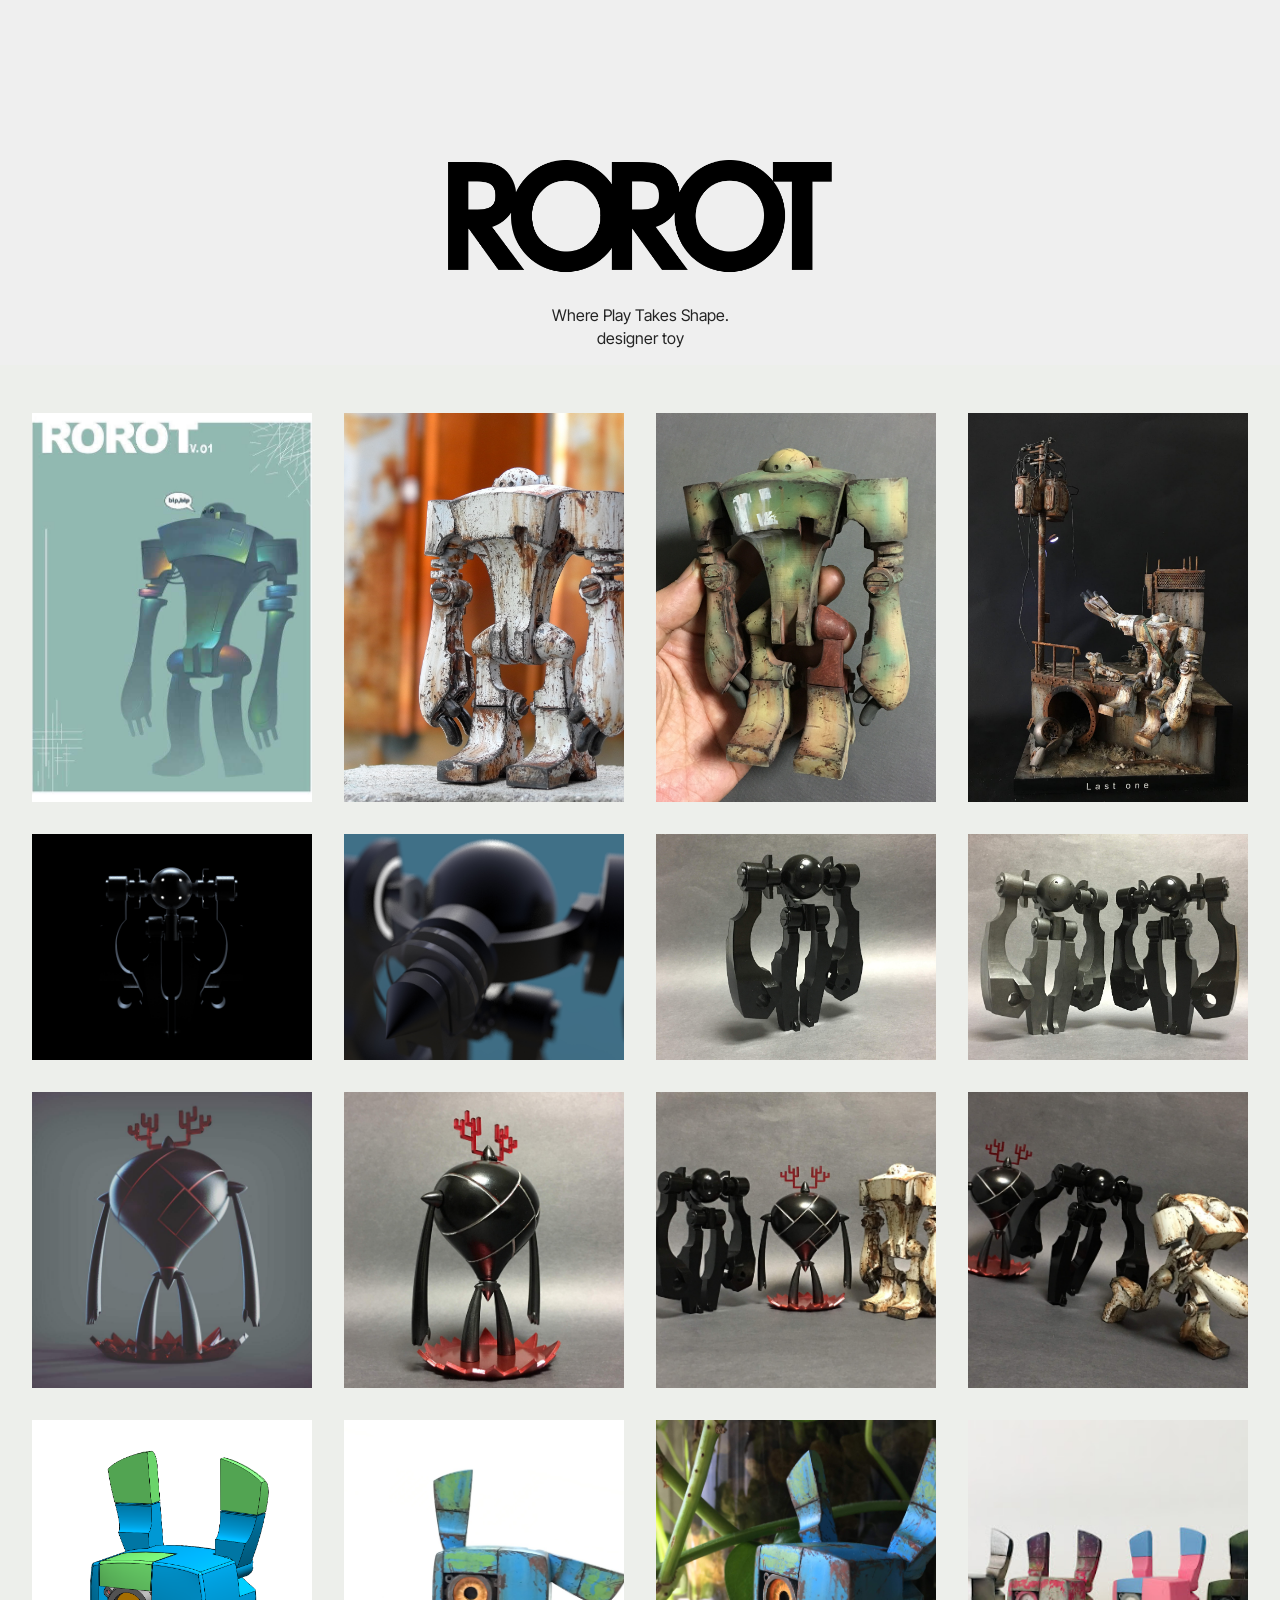
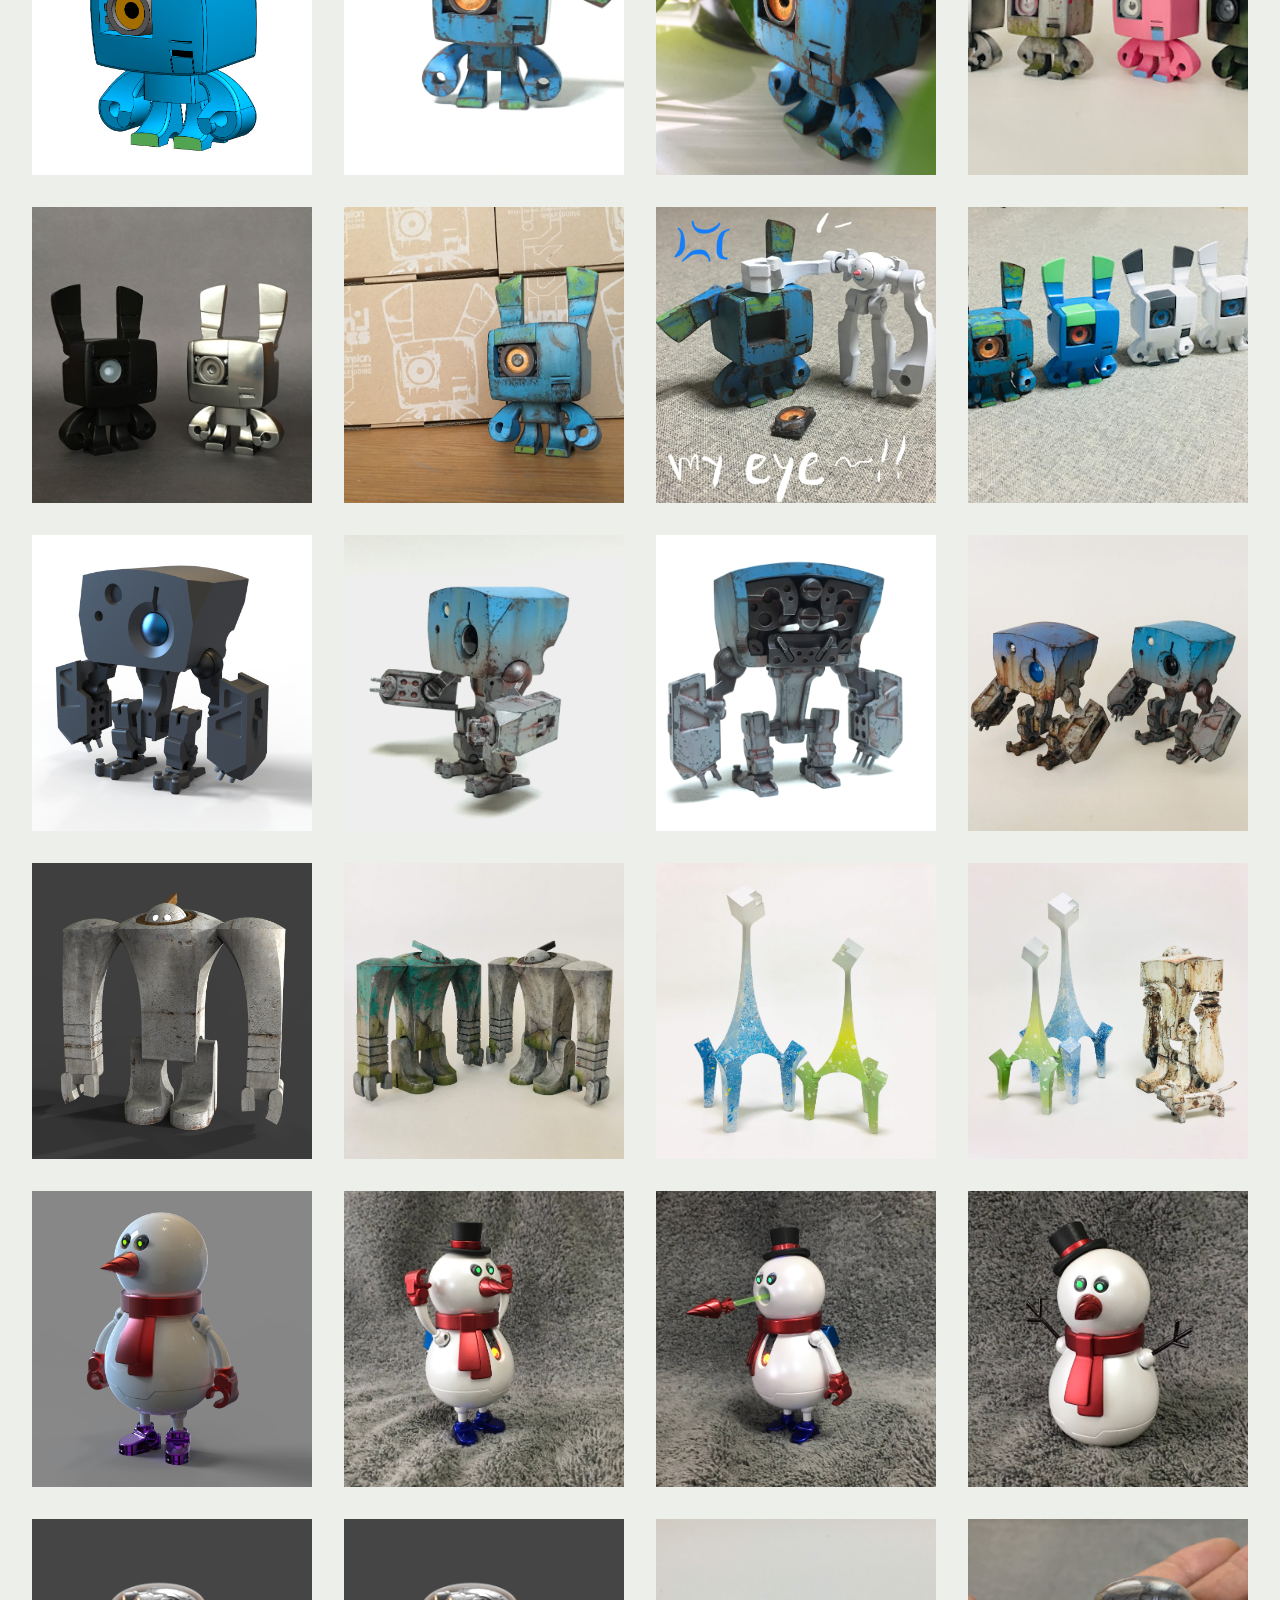
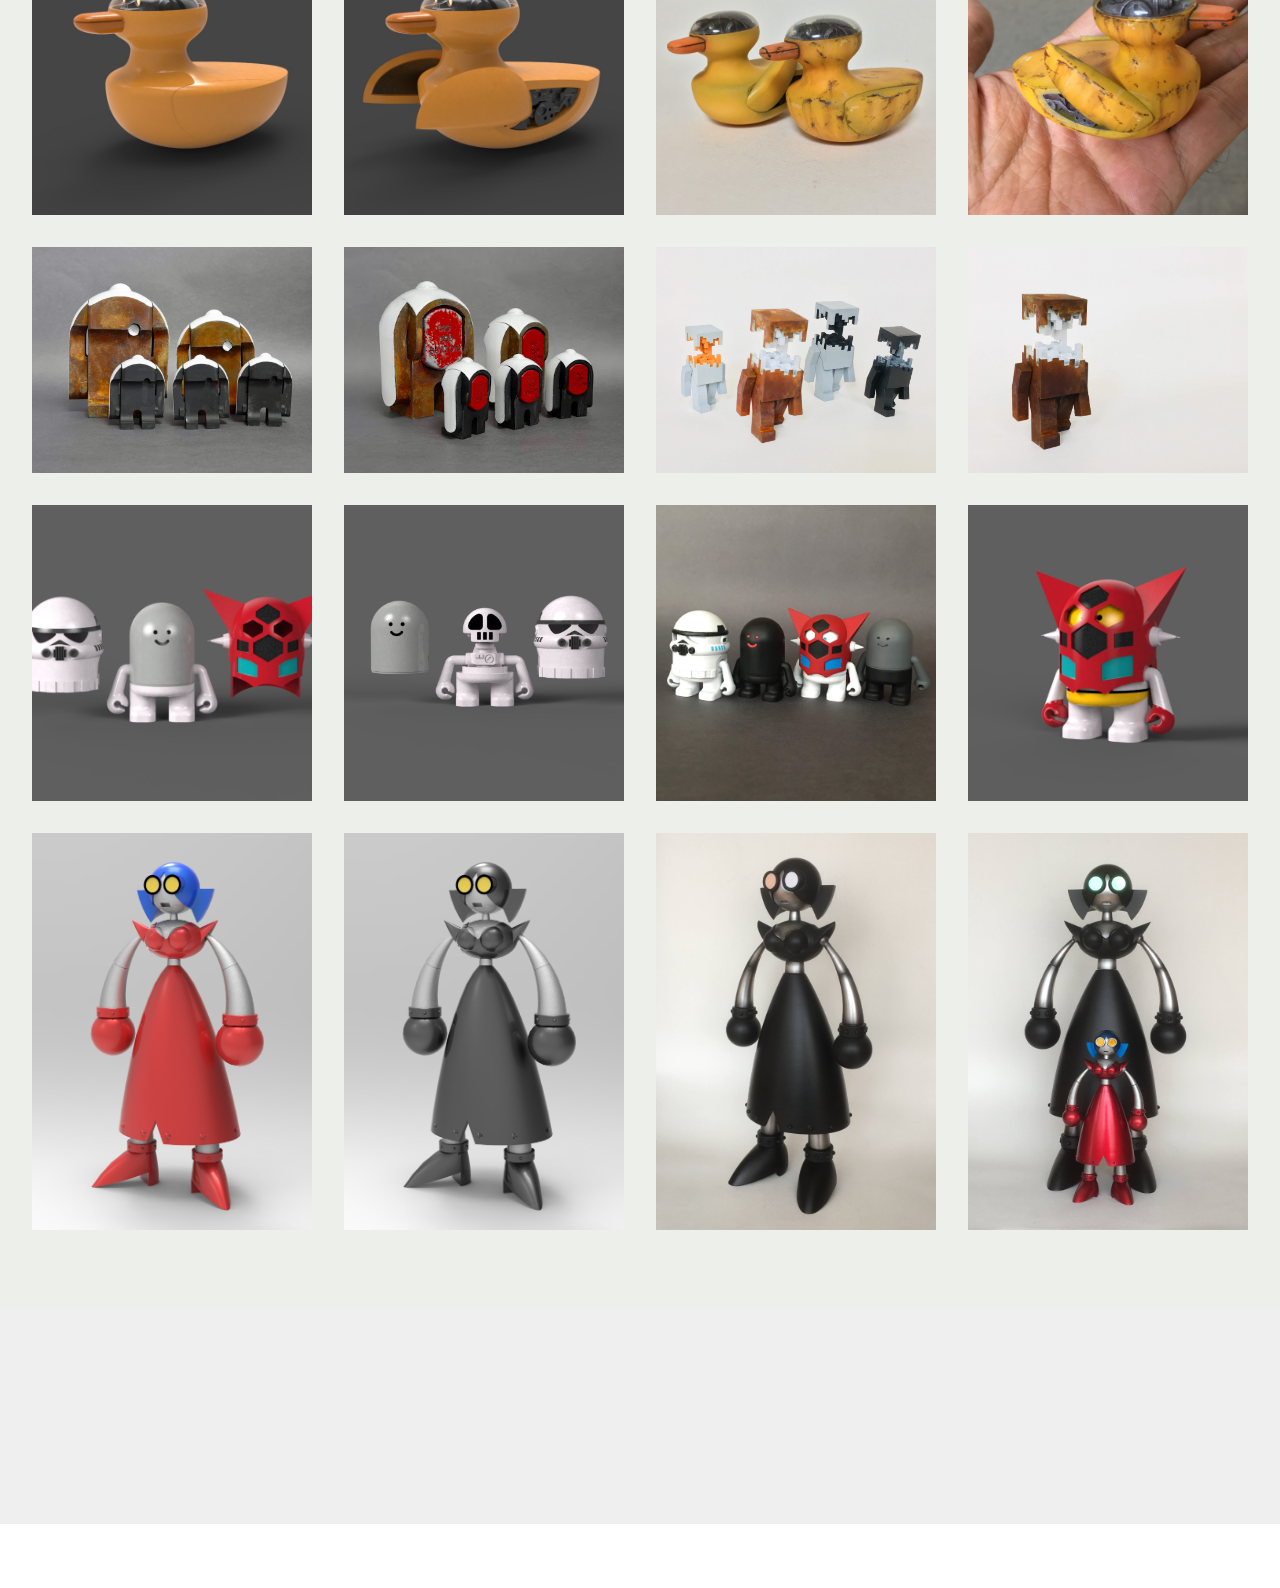
<file: Rorot.html>
<!DOCTYPE html>
<html  >
<head>
  <!-- Site made with Mobirise Website Builder v6.1.12, https://mobirise.com -->
  <meta charset="UTF-8">
  <meta http-equiv="X-UA-Compatible" content="IE=edge">
  <meta name="generator" content="Mobirise v6.1.12, mobirise.com">
  <meta name="viewport" content="width=device-width, initial-scale=1, minimum-scale=1">
  <link rel="shortcut icon" href="assets/images/logo5.png" type="image/x-icon">
  <meta name="description" content="">
  
  
  <title>Rorot</title>
  <link rel="stylesheet" href="assets/web/assets/mobirise-icons2/mobirise2.css">
  <link rel="stylesheet" href="assets/bootstrap/css/bootstrap.min.css">
  <link rel="stylesheet" href="assets/animatecss/animate.css">
  <link rel="stylesheet" href="assets/theme/css/style.css">
  <link rel="preload" href="https://fonts.googleapis.com/css?family=Inter+Tight:100,200,300,400,500,600,700,800,900,100i,200i,300i,400i,500i,600i,700i,800i,900i&display=swap" as="style" onload="this.onload=null;this.rel='stylesheet'">
  <noscript><link rel="stylesheet" href="https://fonts.googleapis.com/css?family=Inter+Tight:100,200,300,400,500,600,700,800,900,100i,200i,300i,400i,500i,600i,700i,800i,900i&display=swap"></noscript>
  <link rel="preload" as="style" href="assets/mobirise/css/mbr-additional.css?v=7fwuQQ"><link rel="stylesheet" href="assets/mobirise/css/mbr-additional.css?v=7fwuQQ" type="text/css">

  
  
  
</head>
<body>
  
  <section data-bs-version="5.1" class="image01 cid-vq6zkq6iYY" id="image01-e">
  

  
  

  <div class="container">
    <div class="row justify-content-center">
      <div class="col-12 col-lg-4">
        <div class="image-wrapper mb-4">
          <a href="index.html"><img class="w-100" src="assets/images/rorot-logo-1.png" alt=""></a>
        </div>
        <h4 class="mbr-description mbr-fonts-style mb-3 align-center display-7">Where Play Takes Shape.<br>designer toy</h4>
        
      </div>
    </div>
  </div>
</section>

<section data-bs-version="5.1" class="gallery1 mbr-gallery cid-vqsCzOr7Fj" id="gallery01-18">
    
    

    <div class="container">
        <div class="row justify-content-center">
            <div class="col-12 content-head">
                
            </div>
        </div>
        
        <div class="row mbr-gallery">
            <div class="col-12 col-md-6 col-lg-3 item gallery-image active">
                <div class="item-wrapper mb-3" data-toggle="modal" data-bs-toggle="modal" data-target="#vtijsHuM8f-modal" data-bs-target="#vtijsHuM8f-modal">
                    <img class="w-100" src="assets/images/img-3394.jpg" alt="" data-slide-to="0" data-bs-slide-to="0" data-target="#lb-vtijsHuM8f" data-bs-target="#lb-vtijsHuM8f">
                    <div class="icon-wrapper">
                        <span class="mobi-mbri mobi-mbri-search mbr-iconfont mbr-iconfont-btn"></span>
                    </div>
                </div>
                
            </div><div class="col-12 col-md-6 col-lg-3 item gallery-image">
                <div class="item-wrapper mb-3" data-toggle="modal" data-bs-toggle="modal" data-target="#vtijsHuM8f-modal" data-bs-target="#vtijsHuM8f-modal">
                    <img class="w-100" src="assets/images/l9990918.jpeg" alt="" data-slide-to="1" data-bs-slide-to="1" data-target="#lb-vtijsHuM8f" data-bs-target="#lb-vtijsHuM8f">
                    <div class="icon-wrapper">
                        <span class="mobi-mbri mobi-mbri-search mbr-iconfont mbr-iconfont-btn"></span>
                    </div>
                </div>
                
            </div><div class="col-12 col-md-6 col-lg-3 item gallery-image">
                <div class="item-wrapper mb-3" data-toggle="modal" data-bs-toggle="modal" data-target="#vtijsHuM8f-modal" data-bs-target="#vtijsHuM8f-modal">
                    <img class="w-100" src="assets/images/img-5802.jpeg" alt="" data-slide-to="2" data-bs-slide-to="2" data-target="#lb-vtijsHuM8f" data-bs-target="#lb-vtijsHuM8f">
                    <div class="icon-wrapper">
                        <span class="mobi-mbri mobi-mbri-search mbr-iconfont mbr-iconfont-btn"></span>
                    </div>
                </div>
                
            </div><div class="col-12 col-md-6 col-lg-3 item gallery-image">
                <div class="item-wrapper mb-3" data-toggle="modal" data-bs-toggle="modal" data-target="#vtijsHuM8f-modal" data-bs-target="#vtijsHuM8f-modal">
                    <img class="w-100" src="assets/images/img-8402.jpg" alt="" data-slide-to="3" data-bs-slide-to="3" data-target="#lb-vtijsHuM8f" data-bs-target="#lb-vtijsHuM8f">
                    <div class="icon-wrapper">
                        <span class="mobi-mbri mobi-mbri-search mbr-iconfont mbr-iconfont-btn"></span>
                    </div>
                </div>
                
            </div><div class="col-12 col-md-6 col-lg-3 item gallery-image">
                <div class="item-wrapper mb-3" data-toggle="modal" data-bs-toggle="modal" data-target="#vtijsHuM8f-modal" data-bs-target="#vtijsHuM8f-modal">
                    <img class="w-100" src="assets/images/chaser.59.jpg" alt="" data-slide-to="4" data-bs-slide-to="4" data-target="#lb-vtijsHuM8f" data-bs-target="#lb-vtijsHuM8f">
                    <div class="icon-wrapper">
                        <span class="mobi-mbri mobi-mbri-search mbr-iconfont mbr-iconfont-btn"></span>
                    </div>
                </div>
                
            </div><div class="col-12 col-md-6 col-lg-3 item gallery-image">
                <div class="item-wrapper mb-3" data-toggle="modal" data-bs-toggle="modal" data-target="#vtijsHuM8f-modal" data-bs-target="#vtijsHuM8f-modal">
                    <img class="w-100" src="assets/images/chaser.56.jpg" alt="" data-slide-to="5" data-bs-slide-to="5" data-target="#lb-vtijsHuM8f" data-bs-target="#lb-vtijsHuM8f">
                    <div class="icon-wrapper">
                        <span class="mobi-mbri mobi-mbri-search mbr-iconfont mbr-iconfont-btn"></span>
                    </div>
                </div>
                
            </div><div class="col-12 col-md-6 col-lg-3 item gallery-image">
                <div class="item-wrapper mb-3" data-toggle="modal" data-bs-toggle="modal" data-target="#vtijsHuM8f-modal" data-bs-target="#vtijsHuM8f-modal">
                    <img class="w-100" src="assets/images/img-3935.jpg" alt="" data-slide-to="6" data-bs-slide-to="6" data-target="#lb-vtijsHuM8f" data-bs-target="#lb-vtijsHuM8f">
                    <div class="icon-wrapper">
                        <span class="mobi-mbri mobi-mbri-search mbr-iconfont mbr-iconfont-btn"></span>
                    </div>
                </div>
                
            </div><div class="col-12 col-md-6 col-lg-3 item gallery-image">
                <div class="item-wrapper mb-3" data-toggle="modal" data-bs-toggle="modal" data-target="#vtijsHuM8f-modal" data-bs-target="#vtijsHuM8f-modal">
                    <img class="w-100" src="assets/images/img-3926.jpg" alt="" data-slide-to="7" data-bs-slide-to="7" data-target="#lb-vtijsHuM8f" data-bs-target="#lb-vtijsHuM8f">
                    <div class="icon-wrapper">
                        <span class="mobi-mbri mobi-mbri-search mbr-iconfont mbr-iconfont-btn"></span>
                    </div>
                </div>
                
            </div><div class="col-12 col-md-6 col-lg-3 item gallery-image">
                <div class="item-wrapper mb-3" data-toggle="modal" data-bs-toggle="modal" data-target="#vtijsHuM8f-modal" data-bs-target="#vtijsHuM8f-modal">
                    <img class="w-100" src="assets/images/img-3973.jpg" alt="" data-slide-to="8" data-bs-slide-to="8" data-target="#lb-vtijsHuM8f" data-bs-target="#lb-vtijsHuM8f">
                    <div class="icon-wrapper">
                        <span class="mobi-mbri mobi-mbri-search mbr-iconfont mbr-iconfont-btn"></span>
                    </div>
                </div>
                
            </div><div class="col-12 col-md-6 col-lg-3 item gallery-image">
                <div class="item-wrapper mb-3" data-toggle="modal" data-bs-toggle="modal" data-target="#vtijsHuM8f-modal" data-bs-target="#vtijsHuM8f-modal">
                    <img class="w-100" src="assets/images/img-3990.jpg" alt="" data-slide-to="9" data-bs-slide-to="9" data-target="#lb-vtijsHuM8f" data-bs-target="#lb-vtijsHuM8f">
                    <div class="icon-wrapper">
                        <span class="mobi-mbri mobi-mbri-search mbr-iconfont mbr-iconfont-btn"></span>
                    </div>
                </div>
                
            </div><div class="col-12 col-md-6 col-lg-3 item gallery-image">
                <div class="item-wrapper mb-3" data-toggle="modal" data-bs-toggle="modal" data-target="#vtijsHuM8f-modal" data-bs-target="#vtijsHuM8f-modal">
                    <img class="w-100" src="assets/images/img-3992.jpg" alt="" data-slide-to="10" data-bs-slide-to="10" data-target="#lb-vtijsHuM8f" data-bs-target="#lb-vtijsHuM8f">
                    <div class="icon-wrapper">
                        <span class="mobi-mbri mobi-mbri-search mbr-iconfont mbr-iconfont-btn"></span>
                    </div>
                </div>
                
            </div><div class="col-12 col-md-6 col-lg-3 item gallery-image">
                <div class="item-wrapper mb-3" data-toggle="modal" data-bs-toggle="modal" data-target="#vtijsHuM8f-modal" data-bs-target="#vtijsHuM8f-modal">
                    <img class="w-100" src="assets/images/img-3994.jpg" alt="" data-slide-to="11" data-bs-slide-to="11" data-target="#lb-vtijsHuM8f" data-bs-target="#lb-vtijsHuM8f">
                    <div class="icon-wrapper">
                        <span class="mobi-mbri mobi-mbri-search mbr-iconfont mbr-iconfont-btn"></span>
                    </div>
                </div>
                
            </div><div class="col-12 col-md-6 col-lg-3 item gallery-image">
                <div class="item-wrapper mb-3" data-toggle="modal" data-bs-toggle="modal" data-target="#vtijsHuM8f-modal" data-bs-target="#vtijsHuM8f-modal">
                    <img class="w-100" src="assets/images/2026-04-21.png" alt="" data-slide-to="12" data-bs-slide-to="12" data-target="#lb-vtijsHuM8f" data-bs-target="#lb-vtijsHuM8f">
                    <div class="icon-wrapper">
                        <span class="mobi-mbri mobi-mbri-search mbr-iconfont mbr-iconfont-btn"></span>
                    </div>
                </div>
                
            </div><div class="col-12 col-md-6 col-lg-3 item gallery-image">
                <div class="item-wrapper mb-3" data-toggle="modal" data-bs-toggle="modal" data-target="#vtijsHuM8f-modal" data-bs-target="#vtijsHuM8f-modal">
                    <img class="w-100" src="assets/images/img-4178.jpg" alt="" data-slide-to="13" data-bs-slide-to="13" data-target="#lb-vtijsHuM8f" data-bs-target="#lb-vtijsHuM8f">
                    <div class="icon-wrapper">
                        <span class="mobi-mbri mobi-mbri-search mbr-iconfont mbr-iconfont-btn"></span>
                    </div>
                </div>
                
            </div><div class="col-12 col-md-6 col-lg-3 item gallery-image">
                <div class="item-wrapper mb-3" data-toggle="modal" data-bs-toggle="modal" data-target="#vtijsHuM8f-modal" data-bs-target="#vtijsHuM8f-modal">
                    <img class="w-100" src="assets/images/img-4160.jpg" alt="" data-slide-to="14" data-bs-slide-to="14" data-target="#lb-vtijsHuM8f" data-bs-target="#lb-vtijsHuM8f">
                    <div class="icon-wrapper">
                        <span class="mobi-mbri mobi-mbri-search mbr-iconfont mbr-iconfont-btn"></span>
                    </div>
                </div>
                
            </div><div class="col-12 col-md-6 col-lg-3 item gallery-image">
                <div class="item-wrapper mb-3" data-toggle="modal" data-bs-toggle="modal" data-target="#vtijsHuM8f-modal" data-bs-target="#vtijsHuM8f-modal">
                    <img class="w-100" src="assets/images/img-4999.jpg" alt="" data-slide-to="15" data-bs-slide-to="15" data-target="#lb-vtijsHuM8f" data-bs-target="#lb-vtijsHuM8f">
                    <div class="icon-wrapper">
                        <span class="mobi-mbri mobi-mbri-search mbr-iconfont mbr-iconfont-btn"></span>
                    </div>
                </div>
                
            </div><div class="col-12 col-md-6 col-lg-3 item gallery-image">
                <div class="item-wrapper mb-3" data-toggle="modal" data-bs-toggle="modal" data-target="#vtijsHuM8f-modal" data-bs-target="#vtijsHuM8f-modal">
                    <img class="w-100" src="assets/images/img-5819.jpg" alt="" data-slide-to="16" data-bs-slide-to="16" data-target="#lb-vtijsHuM8f" data-bs-target="#lb-vtijsHuM8f">
                    <div class="icon-wrapper">
                        <span class="mobi-mbri mobi-mbri-search mbr-iconfont mbr-iconfont-btn"></span>
                    </div>
                </div>
                
            </div><div class="col-12 col-md-6 col-lg-3 item gallery-image">
                <div class="item-wrapper mb-3" data-toggle="modal" data-bs-toggle="modal" data-target="#vtijsHuM8f-modal" data-bs-target="#vtijsHuM8f-modal">
                    <img class="w-100" src="assets/images/img-5730.jpg" alt="" data-slide-to="17" data-bs-slide-to="17" data-target="#lb-vtijsHuM8f" data-bs-target="#lb-vtijsHuM8f">
                    <div class="icon-wrapper">
                        <span class="mobi-mbri mobi-mbri-search mbr-iconfont mbr-iconfont-btn"></span>
                    </div>
                </div>
                
            </div><div class="col-12 col-md-6 col-lg-3 item gallery-image">
                <div class="item-wrapper mb-3" data-toggle="modal" data-bs-toggle="modal" data-target="#vtijsHuM8f-modal" data-bs-target="#vtijsHuM8f-modal">
                    <img class="w-100" src="assets/images/img-4246.jpg" alt="" data-slide-to="18" data-bs-slide-to="18" data-target="#lb-vtijsHuM8f" data-bs-target="#lb-vtijsHuM8f">
                    <div class="icon-wrapper">
                        <span class="mobi-mbri mobi-mbri-search mbr-iconfont mbr-iconfont-btn"></span>
                    </div>
                </div>
                
            </div><div class="col-12 col-md-6 col-lg-3 item gallery-image">
                <div class="item-wrapper mb-3" data-toggle="modal" data-bs-toggle="modal" data-target="#vtijsHuM8f-modal" data-bs-target="#vtijsHuM8f-modal">
                    <img class="w-100" src="assets/images/img-4199.jpg" alt="" data-slide-to="19" data-bs-slide-to="19" data-target="#lb-vtijsHuM8f" data-bs-target="#lb-vtijsHuM8f">
                    <div class="icon-wrapper">
                        <span class="mobi-mbri mobi-mbri-search mbr-iconfont mbr-iconfont-btn"></span>
                    </div>
                </div>
                
            </div><div class="col-12 col-md-6 col-lg-3 item gallery-image">
                <div class="item-wrapper mb-3" data-toggle="modal" data-bs-toggle="modal" data-target="#vtijsHuM8f-modal" data-bs-target="#vtijsHuM8f-modal">
                    <img class="w-100" src="assets/images/mecklopes.194.jpg" alt="" data-slide-to="20" data-bs-slide-to="20" data-target="#lb-vtijsHuM8f" data-bs-target="#lb-vtijsHuM8f">
                    <div class="icon-wrapper">
                        <span class="mobi-mbri mobi-mbri-search mbr-iconfont mbr-iconfont-btn"></span>
                    </div>
                </div>
                
            </div><div class="col-12 col-md-6 col-lg-3 item gallery-image">
                <div class="item-wrapper mb-3" data-toggle="modal" data-bs-toggle="modal" data-target="#vtijsHuM8f-modal" data-bs-target="#vtijsHuM8f-modal">
                    <img class="w-100" src="assets/images/img-4416.jpg" alt="" data-slide-to="21" data-bs-slide-to="21" data-target="#lb-vtijsHuM8f" data-bs-target="#lb-vtijsHuM8f">
                    <div class="icon-wrapper">
                        <span class="mobi-mbri mobi-mbri-search mbr-iconfont mbr-iconfont-btn"></span>
                    </div>
                </div>
                
            </div><div class="col-12 col-md-6 col-lg-3 item gallery-image">
                <div class="item-wrapper mb-3" data-toggle="modal" data-bs-toggle="modal" data-target="#vtijsHuM8f-modal" data-bs-target="#vtijsHuM8f-modal">
                    <img class="w-100" src="assets/images/img-4418.jpg" alt="" data-slide-to="22" data-bs-slide-to="22" data-target="#lb-vtijsHuM8f" data-bs-target="#lb-vtijsHuM8f">
                    <div class="icon-wrapper">
                        <span class="mobi-mbri mobi-mbri-search mbr-iconfont mbr-iconfont-btn"></span>
                    </div>
                </div>
                
            </div><div class="col-12 col-md-6 col-lg-3 item gallery-image">
                <div class="item-wrapper mb-3" data-toggle="modal" data-bs-toggle="modal" data-target="#vtijsHuM8f-modal" data-bs-target="#vtijsHuM8f-modal">
                    <img class="w-100" src="assets/images/img-5007.jpg" alt="" data-slide-to="23" data-bs-slide-to="23" data-target="#lb-vtijsHuM8f" data-bs-target="#lb-vtijsHuM8f">
                    <div class="icon-wrapper">
                        <span class="mobi-mbri mobi-mbri-search mbr-iconfont mbr-iconfont-btn"></span>
                    </div>
                </div>
                
            </div><div class="col-12 col-md-6 col-lg-3 item gallery-image">
                <div class="item-wrapper mb-3" data-toggle="modal" data-bs-toggle="modal" data-target="#vtijsHuM8f-modal" data-bs-target="#vtijsHuM8f-modal">
                    <img class="w-100" src="assets/images/rorot10.201.jpg" alt="" data-slide-to="24" data-bs-slide-to="24" data-target="#lb-vtijsHuM8f" data-bs-target="#lb-vtijsHuM8f">
                    <div class="icon-wrapper">
                        <span class="mobi-mbri mobi-mbri-search mbr-iconfont mbr-iconfont-btn"></span>
                    </div>
                </div>
                
            </div><div class="col-12 col-md-6 col-lg-3 item gallery-image">
                <div class="item-wrapper mb-3" data-toggle="modal" data-bs-toggle="modal" data-target="#vtijsHuM8f-modal" data-bs-target="#vtijsHuM8f-modal">
                    <img class="w-100" src="assets/images/img-5012.jpg" alt="" data-slide-to="25" data-bs-slide-to="25" data-target="#lb-vtijsHuM8f" data-bs-target="#lb-vtijsHuM8f">
                    <div class="icon-wrapper">
                        <span class="mobi-mbri mobi-mbri-search mbr-iconfont mbr-iconfont-btn"></span>
                    </div>
                </div>
                
            </div><div class="col-12 col-md-6 col-lg-3 item gallery-image">
                <div class="item-wrapper mb-3" data-toggle="modal" data-bs-toggle="modal" data-target="#vtijsHuM8f-modal" data-bs-target="#vtijsHuM8f-modal">
                    <img class="w-100" src="assets/images/img-4544.jpg" alt="" data-slide-to="26" data-bs-slide-to="26" data-target="#lb-vtijsHuM8f" data-bs-target="#lb-vtijsHuM8f">
                    <div class="icon-wrapper">
                        <span class="mobi-mbri mobi-mbri-search mbr-iconfont mbr-iconfont-btn"></span>
                    </div>
                </div>
                
            </div><div class="col-12 col-md-6 col-lg-3 item gallery-image">
                <div class="item-wrapper mb-3" data-toggle="modal" data-bs-toggle="modal" data-target="#vtijsHuM8f-modal" data-bs-target="#vtijsHuM8f-modal">
                    <img class="w-100" src="assets/images/img-4546.jpg" alt="" data-slide-to="27" data-bs-slide-to="27" data-target="#lb-vtijsHuM8f" data-bs-target="#lb-vtijsHuM8f">
                    <div class="icon-wrapper">
                        <span class="mobi-mbri mobi-mbri-search mbr-iconfont mbr-iconfont-btn"></span>
                    </div>
                </div>
                
            </div><div class="col-12 col-md-6 col-lg-3 item gallery-image">
                <div class="item-wrapper mb-3" data-toggle="modal" data-bs-toggle="modal" data-target="#vtijsHuM8f-modal" data-bs-target="#vtijsHuM8f-modal">
                    <img class="w-100" src="assets/images/img-7639.jpg" alt="" data-slide-to="28" data-bs-slide-to="28" data-target="#lb-vtijsHuM8f" data-bs-target="#lb-vtijsHuM8f">
                    <div class="icon-wrapper">
                        <span class="mobi-mbri mobi-mbri-search mbr-iconfont mbr-iconfont-btn"></span>
                    </div>
                </div>
                
            </div><div class="col-12 col-md-6 col-lg-3 item gallery-image">
                <div class="item-wrapper mb-3" data-toggle="modal" data-bs-toggle="modal" data-target="#vtijsHuM8f-modal" data-bs-target="#vtijsHuM8f-modal">
                    <img class="w-100" src="assets/images/img-7680.jpg" alt="" data-slide-to="29" data-bs-slide-to="29" data-target="#lb-vtijsHuM8f" data-bs-target="#lb-vtijsHuM8f">
                    <div class="icon-wrapper">
                        <span class="mobi-mbri mobi-mbri-search mbr-iconfont mbr-iconfont-btn"></span>
                    </div>
                </div>
                
            </div><div class="col-12 col-md-6 col-lg-3 item gallery-image">
                <div class="item-wrapper mb-3" data-toggle="modal" data-bs-toggle="modal" data-target="#vtijsHuM8f-modal" data-bs-target="#vtijsHuM8f-modal">
                    <img class="w-100" src="assets/images/img-7682.jpg" alt="" data-slide-to="30" data-bs-slide-to="30" data-target="#lb-vtijsHuM8f" data-bs-target="#lb-vtijsHuM8f">
                    <div class="icon-wrapper">
                        <span class="mobi-mbri mobi-mbri-search mbr-iconfont mbr-iconfont-btn"></span>
                    </div>
                </div>
                
            </div><div class="col-12 col-md-6 col-lg-3 item gallery-image">
                <div class="item-wrapper mb-3" data-toggle="modal" data-bs-toggle="modal" data-target="#vtijsHuM8f-modal" data-bs-target="#vtijsHuM8f-modal">
                    <img class="w-100" src="assets/images/img-7678.jpg" alt="" data-slide-to="31" data-bs-slide-to="31" data-target="#lb-vtijsHuM8f" data-bs-target="#lb-vtijsHuM8f">
                    <div class="icon-wrapper">
                        <span class="mobi-mbri mobi-mbri-search mbr-iconfont mbr-iconfont-btn"></span>
                    </div>
                </div>
                
            </div><div class="col-12 col-md-6 col-lg-3 item gallery-image">
                <div class="item-wrapper mb-3" data-toggle="modal" data-bs-toggle="modal" data-target="#vtijsHuM8f-modal" data-bs-target="#vtijsHuM8f-modal">
                    <img class="w-100" src="assets/images/mech-duck2.7.jpg" alt="" data-slide-to="32" data-bs-slide-to="32" data-target="#lb-vtijsHuM8f" data-bs-target="#lb-vtijsHuM8f">
                    <div class="icon-wrapper">
                        <span class="mobi-mbri mobi-mbri-search mbr-iconfont mbr-iconfont-btn"></span>
                    </div>
                </div>
                
            </div><div class="col-12 col-md-6 col-lg-3 item gallery-image">
                <div class="item-wrapper mb-3" data-toggle="modal" data-bs-toggle="modal" data-target="#vtijsHuM8f-modal" data-bs-target="#vtijsHuM8f-modal">
                    <img class="w-100" src="assets/images/mech-duck2.8.jpg" alt="" data-slide-to="33" data-bs-slide-to="33" data-target="#lb-vtijsHuM8f" data-bs-target="#lb-vtijsHuM8f">
                    <div class="icon-wrapper">
                        <span class="mobi-mbri mobi-mbri-search mbr-iconfont mbr-iconfont-btn"></span>
                    </div>
                </div>
                
            </div><div class="col-12 col-md-6 col-lg-3 item gallery-image">
                <div class="item-wrapper mb-3" data-toggle="modal" data-bs-toggle="modal" data-target="#vtijsHuM8f-modal" data-bs-target="#vtijsHuM8f-modal">
                    <img class="w-100" src="assets/images/img-4877.jpg" alt="" data-slide-to="34" data-bs-slide-to="34" data-target="#lb-vtijsHuM8f" data-bs-target="#lb-vtijsHuM8f">
                    <div class="icon-wrapper">
                        <span class="mobi-mbri mobi-mbri-search mbr-iconfont mbr-iconfont-btn"></span>
                    </div>
                </div>
                
            </div><div class="col-12 col-md-6 col-lg-3 item gallery-image">
                <div class="item-wrapper mb-3" data-toggle="modal" data-bs-toggle="modal" data-target="#vtijsHuM8f-modal" data-bs-target="#vtijsHuM8f-modal">
                    <img class="w-100" src="assets/images/img-4870.jpg" alt="" data-slide-to="35" data-bs-slide-to="35" data-target="#lb-vtijsHuM8f" data-bs-target="#lb-vtijsHuM8f">
                    <div class="icon-wrapper">
                        <span class="mobi-mbri mobi-mbri-search mbr-iconfont mbr-iconfont-btn"></span>
                    </div>
                </div>
                
            </div><div class="col-12 col-md-6 col-lg-3 item gallery-image">
                <div class="item-wrapper mb-3" data-toggle="modal" data-bs-toggle="modal" data-target="#vtijsHuM8f-modal" data-bs-target="#vtijsHuM8f-modal">
                    <img class="w-100" src="assets/images/l9991009.jpg" alt="" data-slide-to="36" data-bs-slide-to="36" data-target="#lb-vtijsHuM8f" data-bs-target="#lb-vtijsHuM8f">
                    <div class="icon-wrapper">
                        <span class="mobi-mbri mobi-mbri-search mbr-iconfont mbr-iconfont-btn"></span>
                    </div>
                </div>
                
            </div><div class="col-12 col-md-6 col-lg-3 item gallery-image">
                <div class="item-wrapper mb-3" data-toggle="modal" data-bs-toggle="modal" data-target="#vtijsHuM8f-modal" data-bs-target="#vtijsHuM8f-modal">
                    <img class="w-100" src="assets/images/l9991010.jpg" alt="" data-slide-to="37" data-bs-slide-to="37" data-target="#lb-vtijsHuM8f" data-bs-target="#lb-vtijsHuM8f">
                    <div class="icon-wrapper">
                        <span class="mobi-mbri mobi-mbri-search mbr-iconfont mbr-iconfont-btn"></span>
                    </div>
                </div>
                
            </div><div class="col-12 col-md-6 col-lg-3 item gallery-image">
                <div class="item-wrapper mb-3" data-toggle="modal" data-bs-toggle="modal" data-target="#vtijsHuM8f-modal" data-bs-target="#vtijsHuM8f-modal">
                    <img class="w-100" src="assets/images/077.jpg" alt="" data-slide-to="38" data-bs-slide-to="38" data-target="#lb-vtijsHuM8f" data-bs-target="#lb-vtijsHuM8f">
                    <div class="icon-wrapper">
                        <span class="mobi-mbri mobi-mbri-search mbr-iconfont mbr-iconfont-btn"></span>
                    </div>
                </div>
                
            </div><div class="col-12 col-md-6 col-lg-3 item gallery-image">
                <div class="item-wrapper mb-3" data-toggle="modal" data-bs-toggle="modal" data-target="#vtijsHuM8f-modal" data-bs-target="#vtijsHuM8f-modal">
                    <img class="w-100" src="assets/images/img-5064.jpg" alt="" data-slide-to="39" data-bs-slide-to="39" data-target="#lb-vtijsHuM8f" data-bs-target="#lb-vtijsHuM8f">
                    <div class="icon-wrapper">
                        <span class="mobi-mbri mobi-mbri-search mbr-iconfont mbr-iconfont-btn"></span>
                    </div>
                </div>
                
            </div><div class="col-12 col-md-6 col-lg-3 item gallery-image">
                <div class="item-wrapper mb-3" data-toggle="modal" data-bs-toggle="modal" data-target="#vtijsHuM8f-modal" data-bs-target="#vtijsHuM8f-modal">
                    <img class="w-100" src="assets/images/rorot8.162.png" alt="" data-slide-to="40" data-bs-slide-to="40" data-target="#lb-vtijsHuM8f" data-bs-target="#lb-vtijsHuM8f">
                    <div class="icon-wrapper">
                        <span class="mobi-mbri mobi-mbri-search mbr-iconfont mbr-iconfont-btn"></span>
                    </div>
                </div>
                
            </div><div class="col-12 col-md-6 col-lg-3 item gallery-image">
                <div class="item-wrapper mb-3" data-toggle="modal" data-bs-toggle="modal" data-target="#vtijsHuM8f-modal" data-bs-target="#vtijsHuM8f-modal">
                    <img class="w-100" src="assets/images/rorot8-storm.160.png" alt="" data-slide-to="41" data-bs-slide-to="41" data-target="#lb-vtijsHuM8f" data-bs-target="#lb-vtijsHuM8f">
                    <div class="icon-wrapper">
                        <span class="mobi-mbri mobi-mbri-search mbr-iconfont mbr-iconfont-btn"></span>
                    </div>
                </div>
                
            </div><div class="col-12 col-md-6 col-lg-3 item gallery-image">
                <div class="item-wrapper mb-3" data-toggle="modal" data-bs-toggle="modal" data-target="#vtijsHuM8f-modal" data-bs-target="#vtijsHuM8f-modal">
                    <img class="w-100" src="assets/images/img-4590.jpg" alt="" data-slide-to="42" data-bs-slide-to="42" data-target="#lb-vtijsHuM8f" data-bs-target="#lb-vtijsHuM8f">
                    <div class="icon-wrapper">
                        <span class="mobi-mbri mobi-mbri-search mbr-iconfont mbr-iconfont-btn"></span>
                    </div>
                </div>
                
            </div><div class="col-12 col-md-6 col-lg-3 item gallery-image">
                <div class="item-wrapper mb-3" data-toggle="modal" data-bs-toggle="modal" data-target="#vtijsHuM8f-modal" data-bs-target="#vtijsHuM8f-modal">
                    <img class="w-100" src="assets/images/untitled.151.png" alt="" data-slide-to="43" data-bs-slide-to="43" data-target="#lb-vtijsHuM8f" data-bs-target="#lb-vtijsHuM8f">
                    <div class="icon-wrapper">
                        <span class="mobi-mbri mobi-mbri-search mbr-iconfont mbr-iconfont-btn"></span>
                    </div>
                </div>
                
            </div><div class="col-12 col-md-6 col-lg-3 item gallery-image">
                <div class="item-wrapper mb-3" data-toggle="modal" data-bs-toggle="modal" data-target="#vtijsHuM8f-modal" data-bs-target="#vtijsHuM8f-modal">
                    <img class="w-100" src="assets/images/untitled.295.jpg" alt="" data-slide-to="44" data-bs-slide-to="44" data-target="#lb-vtijsHuM8f" data-bs-target="#lb-vtijsHuM8f">
                    <div class="icon-wrapper">
                        <span class="mobi-mbri mobi-mbri-search mbr-iconfont mbr-iconfont-btn"></span>
                    </div>
                </div>
                
            </div><div class="col-12 col-md-6 col-lg-3 item gallery-image">
                <div class="item-wrapper mb-3" data-toggle="modal" data-bs-toggle="modal" data-target="#vtijsHuM8f-modal" data-bs-target="#vtijsHuM8f-modal">
                    <img class="w-100" src="assets/images/mrsv.298.png" alt="" data-slide-to="45" data-bs-slide-to="45" data-target="#lb-vtijsHuM8f" data-bs-target="#lb-vtijsHuM8f">
                    <div class="icon-wrapper">
                        <span class="mobi-mbri mobi-mbri-search mbr-iconfont mbr-iconfont-btn"></span>
                    </div>
                </div>
                
            </div><div class="col-12 col-md-6 col-lg-3 item gallery-image">
                <div class="item-wrapper mb-3" data-toggle="modal" data-bs-toggle="modal" data-target="#vtijsHuM8f-modal" data-bs-target="#vtijsHuM8f-modal">
                    <img class="w-100" src="assets/images/img-6536.jpg" alt="" data-slide-to="46" data-bs-slide-to="46" data-target="#lb-vtijsHuM8f" data-bs-target="#lb-vtijsHuM8f">
                    <div class="icon-wrapper">
                        <span class="mobi-mbri mobi-mbri-search mbr-iconfont mbr-iconfont-btn"></span>
                    </div>
                </div>
                
            </div><div class="col-12 col-md-6 col-lg-3 item gallery-image">
                <div class="item-wrapper mb-3" data-toggle="modal" data-bs-toggle="modal" data-target="#vtijsHuM8f-modal" data-bs-target="#vtijsHuM8f-modal">
                    <img class="w-100" src="assets/images/img-6542.jpg" alt="" data-slide-to="47" data-bs-slide-to="47" data-target="#lb-vtijsHuM8f" data-bs-target="#lb-vtijsHuM8f">
                    <div class="icon-wrapper">
                        <span class="mobi-mbri mobi-mbri-search mbr-iconfont mbr-iconfont-btn"></span>
                    </div>
                </div>
                
            </div>
            
            
            
            
            
            
            
        </div>

        <div class="modal mbr-slider" tabindex="-1" role="dialog" aria-hidden="true" id="vtijsHuM8f-modal">
            <div class="modal-dialog" role="document">
                <div class="modal-content">
                    <div class="modal-body">
                        <div class="carousel slide carousel-fade" data-pause="false" data-bs-pause="false" id="lb-vtijsHuM8f" data-ride="carousel" data-bs-ride="carousel" data-interval="5000" data-bs-interval="5000">
                            <div class="carousel-inner">
                                <div class="carousel-item active">
                                    <img class="d-block w-100" src="assets/images/img-3394.jpg" alt="Mobirise Website Builder">
                                </div><div class="carousel-item">
                                    <img class="d-block w-100" src="assets/images/l9990918.jpeg" alt="Mobirise Website Builder">
                                </div><div class="carousel-item">
                                    <img class="d-block w-100" src="assets/images/img-5802.jpeg" alt="Mobirise Website Builder">
                                </div><div class="carousel-item">
                                    <img class="d-block w-100" src="assets/images/img-8402.jpg" alt="Mobirise Website Builder">
                                </div><div class="carousel-item">
                                    <img class="d-block w-100" src="assets/images/chaser.59.jpg" alt="Mobirise Website Builder">
                                </div><div class="carousel-item">
                                    <img class="d-block w-100" src="assets/images/chaser.56.jpg" alt="Mobirise Website Builder">
                                </div><div class="carousel-item">
                                    <img class="d-block w-100" src="assets/images/img-3935.jpg" alt="Mobirise Website Builder">
                                </div><div class="carousel-item">
                                    <img class="d-block w-100" src="assets/images/img-3926.jpg" alt="Mobirise Website Builder">
                                </div><div class="carousel-item">
                                    <img class="d-block w-100" src="assets/images/img-3973.jpg" alt="Mobirise Website Builder">
                                </div><div class="carousel-item">
                                    <img class="d-block w-100" src="assets/images/img-3990.jpg" alt="Mobirise Website Builder">
                                </div><div class="carousel-item">
                                    <img class="d-block w-100" src="assets/images/img-3992.jpg" alt="Mobirise Website Builder">
                                </div><div class="carousel-item">
                                    <img class="d-block w-100" src="assets/images/img-3994.jpg" alt="Mobirise Website Builder">
                                </div><div class="carousel-item">
                                    <img class="d-block w-100" src="assets/images/2026-04-21.png" alt="Mobirise Website Builder">
                                </div><div class="carousel-item">
                                    <img class="d-block w-100" src="assets/images/img-4178.jpg" alt="Mobirise Website Builder">
                                </div><div class="carousel-item">
                                    <img class="d-block w-100" src="assets/images/img-4160.jpg" alt="Mobirise Website Builder">
                                </div><div class="carousel-item">
                                    <img class="d-block w-100" src="assets/images/img-4999.jpg" alt="Mobirise Website Builder">
                                </div><div class="carousel-item">
                                    <img class="d-block w-100" src="assets/images/img-5819.jpg" alt="Mobirise Website Builder">
                                </div><div class="carousel-item">
                                    <img class="d-block w-100" src="assets/images/img-5730.jpg" alt="Mobirise Website Builder">
                                </div><div class="carousel-item">
                                    <img class="d-block w-100" src="assets/images/img-4246.jpg" alt="Mobirise Website Builder">
                                </div><div class="carousel-item">
                                    <img class="d-block w-100" src="assets/images/img-4199.jpg" alt="Mobirise Website Builder">
                                </div><div class="carousel-item">
                                    <img class="d-block w-100" src="assets/images/mecklopes.194.jpg" alt="Mobirise Website Builder">
                                </div><div class="carousel-item">
                                    <img class="d-block w-100" src="assets/images/img-4416.jpg" alt="Mobirise Website Builder">
                                </div><div class="carousel-item">
                                    <img class="d-block w-100" src="assets/images/img-4418.jpg" alt="Mobirise Website Builder">
                                </div><div class="carousel-item">
                                    <img class="d-block w-100" src="assets/images/img-5007.jpg" alt="Mobirise Website Builder">
                                </div><div class="carousel-item">
                                    <img class="d-block w-100" src="assets/images/rorot10.201.jpg" alt="Mobirise Website Builder">
                                </div><div class="carousel-item">
                                    <img class="d-block w-100" src="assets/images/img-5012.jpg" alt="Mobirise Website Builder">
                                </div><div class="carousel-item">
                                    <img class="d-block w-100" src="assets/images/img-4544.jpg" alt="Mobirise Website Builder">
                                </div><div class="carousel-item">
                                    <img class="d-block w-100" src="assets/images/img-4546.jpg" alt="Mobirise Website Builder">
                                </div><div class="carousel-item">
                                    <img class="d-block w-100" src="assets/images/img-7639.jpg" alt="Mobirise Website Builder">
                                </div><div class="carousel-item">
                                    <img class="d-block w-100" src="assets/images/img-7680.jpg" alt="Mobirise Website Builder">
                                </div><div class="carousel-item">
                                    <img class="d-block w-100" src="assets/images/img-7682.jpg" alt="Mobirise Website Builder">
                                </div><div class="carousel-item">
                                    <img class="d-block w-100" src="assets/images/img-7678.jpg" alt="Mobirise Website Builder">
                                </div><div class="carousel-item">
                                    <img class="d-block w-100" src="assets/images/mech-duck2.7.jpg" alt="Mobirise Website Builder">
                                </div><div class="carousel-item">
                                    <img class="d-block w-100" src="assets/images/mech-duck2.8.jpg" alt="Mobirise Website Builder">
                                </div><div class="carousel-item">
                                    <img class="d-block w-100" src="assets/images/img-4877.jpg" alt="Mobirise Website Builder">
                                </div><div class="carousel-item">
                                    <img class="d-block w-100" src="assets/images/img-4870.jpg" alt="Mobirise Website Builder">
                                </div><div class="carousel-item">
                                    <img class="d-block w-100" src="assets/images/l9991009.jpg" alt="Mobirise Website Builder">
                                </div><div class="carousel-item">
                                    <img class="d-block w-100" src="assets/images/l9991010.jpg" alt="Mobirise Website Builder">
                                </div><div class="carousel-item">
                                    <img class="d-block w-100" src="assets/images/077.jpg" alt="Mobirise Website Builder">
                                </div><div class="carousel-item">
                                    <img class="d-block w-100" src="assets/images/img-5064.jpg" alt="Mobirise Website Builder">
                                </div><div class="carousel-item">
                                    <img class="d-block w-100" src="assets/images/rorot8.162.png" alt="Mobirise Website Builder">
                                </div><div class="carousel-item">
                                    <img class="d-block w-100" src="assets/images/rorot8-storm.160.png" alt="Mobirise Website Builder">
                                </div><div class="carousel-item">
                                    <img class="d-block w-100" src="assets/images/img-4590.jpg" alt="Mobirise Website Builder">
                                </div><div class="carousel-item">
                                    <img class="d-block w-100" src="assets/images/untitled.151.png" alt="Mobirise Website Builder">
                                </div><div class="carousel-item">
                                    <img class="d-block w-100" src="assets/images/untitled.295.jpg" alt="Mobirise Website Builder">
                                </div><div class="carousel-item">
                                    <img class="d-block w-100" src="assets/images/mrsv.298.png" alt="Mobirise Website Builder">
                                </div><div class="carousel-item">
                                    <img class="d-block w-100" src="assets/images/img-6536.jpg" alt="Mobirise Website Builder">
                                </div><div class="carousel-item">
                                    <img class="d-block w-100" src="assets/images/img-6542.jpg" alt="Mobirise Website Builder">
                                </div>
                                
                                
                                
                                
                                
                                
                                
                            </div>
                            <ol class="carousel-indicators">
                                <li data-slide-to="0" data-bs-slide-to="0" class="active" data-target="#lb-vtijsHuM8f" data-bs-target="#lb-vtijsHuM8f"></li><li data-slide-to="1" data-bs-slide-to="1" class="" data-target="#lb-vtijsHuM8f" data-bs-target="#lb-vtijsHuM8f"></li><li data-slide-to="2" data-bs-slide-to="2" class="" data-target="#lb-vtijsHuM8f" data-bs-target="#lb-vtijsHuM8f"></li><li data-slide-to="3" data-bs-slide-to="3" class="" data-target="#lb-vtijsHuM8f" data-bs-target="#lb-vtijsHuM8f"></li><li data-slide-to="4" data-bs-slide-to="4" class="" data-target="#lb-vtijsHuM8f" data-bs-target="#lb-vtijsHuM8f"></li><li data-slide-to="5" data-bs-slide-to="5" class="" data-target="#lb-vtijsHuM8f" data-bs-target="#lb-vtijsHuM8f"></li><li data-slide-to="6" data-bs-slide-to="6" class="" data-target="#lb-vtijsHuM8f" data-bs-target="#lb-vtijsHuM8f"></li><li data-slide-to="7" data-bs-slide-to="7" class="" data-target="#lb-vtijsHuM8f" data-bs-target="#lb-vtijsHuM8f"></li><li data-slide-to="8" data-bs-slide-to="8" class="" data-target="#lb-vtijsHuM8f" data-bs-target="#lb-vtijsHuM8f"></li><li data-slide-to="9" data-bs-slide-to="9" class="" data-target="#lb-vtijsHuM8f" data-bs-target="#lb-vtijsHuM8f"></li><li data-slide-to="10" data-bs-slide-to="10" class="" data-target="#lb-vtijsHuM8f" data-bs-target="#lb-vtijsHuM8f"></li><li data-slide-to="11" data-bs-slide-to="11" class="" data-target="#lb-vtijsHuM8f" data-bs-target="#lb-vtijsHuM8f"></li><li data-slide-to="12" data-bs-slide-to="12" class="" data-target="#lb-vtijsHuM8f" data-bs-target="#lb-vtijsHuM8f"></li><li data-slide-to="13" data-bs-slide-to="13" class="" data-target="#lb-vtijsHuM8f" data-bs-target="#lb-vtijsHuM8f"></li><li data-slide-to="14" data-bs-slide-to="14" class="" data-target="#lb-vtijsHuM8f" data-bs-target="#lb-vtijsHuM8f"></li><li data-slide-to="15" data-bs-slide-to="15" class="" data-target="#lb-vtijsHuM8f" data-bs-target="#lb-vtijsHuM8f"></li><li data-slide-to="16" data-bs-slide-to="16" class="" data-target="#lb-vtijsHuM8f" data-bs-target="#lb-vtijsHuM8f"></li><li data-slide-to="17" data-bs-slide-to="17" class="" data-target="#lb-vtijsHuM8f" data-bs-target="#lb-vtijsHuM8f"></li><li data-slide-to="18" data-bs-slide-to="18" class="" data-target="#lb-vtijsHuM8f" data-bs-target="#lb-vtijsHuM8f"></li><li data-slide-to="19" data-bs-slide-to="19" class="" data-target="#lb-vtijsHuM8f" data-bs-target="#lb-vtijsHuM8f"></li><li data-slide-to="20" data-bs-slide-to="20" class="" data-target="#lb-vtijsHuM8f" data-bs-target="#lb-vtijsHuM8f"></li><li data-slide-to="21" data-bs-slide-to="21" class="" data-target="#lb-vtijsHuM8f" data-bs-target="#lb-vtijsHuM8f"></li><li data-slide-to="22" data-bs-slide-to="22" class="" data-target="#lb-vtijsHuM8f" data-bs-target="#lb-vtijsHuM8f"></li><li data-slide-to="23" data-bs-slide-to="23" class="" data-target="#lb-vtijsHuM8f" data-bs-target="#lb-vtijsHuM8f"></li><li data-slide-to="24" data-bs-slide-to="24" class="" data-target="#lb-vtijsHuM8f" data-bs-target="#lb-vtijsHuM8f"></li><li data-slide-to="25" data-bs-slide-to="25" class="" data-target="#lb-vtijsHuM8f" data-bs-target="#lb-vtijsHuM8f"></li><li data-slide-to="26" data-bs-slide-to="26" class="" data-target="#lb-vtijsHuM8f" data-bs-target="#lb-vtijsHuM8f"></li><li data-slide-to="27" data-bs-slide-to="27" class="" data-target="#lb-vtijsHuM8f" data-bs-target="#lb-vtijsHuM8f"></li><li data-slide-to="28" data-bs-slide-to="28" class="" data-target="#lb-vtijsHuM8f" data-bs-target="#lb-vtijsHuM8f"></li><li data-slide-to="29" data-bs-slide-to="29" class="" data-target="#lb-vtijsHuM8f" data-bs-target="#lb-vtijsHuM8f"></li><li data-slide-to="30" data-bs-slide-to="30" class="" data-target="#lb-vtijsHuM8f" data-bs-target="#lb-vtijsHuM8f"></li><li data-slide-to="31" data-bs-slide-to="31" class="" data-target="#lb-vtijsHuM8f" data-bs-target="#lb-vtijsHuM8f"></li><li data-slide-to="32" data-bs-slide-to="32" class="" data-target="#lb-vtijsHuM8f" data-bs-target="#lb-vtijsHuM8f"></li><li data-slide-to="33" data-bs-slide-to="33" class="" data-target="#lb-vtijsHuM8f" data-bs-target="#lb-vtijsHuM8f"></li><li data-slide-to="34" data-bs-slide-to="34" class="" data-target="#lb-vtijsHuM8f" data-bs-target="#lb-vtijsHuM8f"></li><li data-slide-to="35" data-bs-slide-to="35" class="" data-target="#lb-vtijsHuM8f" data-bs-target="#lb-vtijsHuM8f"></li><li data-slide-to="36" data-bs-slide-to="36" class="" data-target="#lb-vtijsHuM8f" data-bs-target="#lb-vtijsHuM8f"></li><li data-slide-to="37" data-bs-slide-to="37" class="" data-target="#lb-vtijsHuM8f" data-bs-target="#lb-vtijsHuM8f"></li><li data-slide-to="38" data-bs-slide-to="38" class="" data-target="#lb-vtijsHuM8f" data-bs-target="#lb-vtijsHuM8f"></li><li data-slide-to="39" data-bs-slide-to="39" class="" data-target="#lb-vtijsHuM8f" data-bs-target="#lb-vtijsHuM8f"></li><li data-slide-to="40" data-bs-slide-to="40" class="" data-target="#lb-vtijsHuM8f" data-bs-target="#lb-vtijsHuM8f"></li><li data-slide-to="41" data-bs-slide-to="41" class="" data-target="#lb-vtijsHuM8f" data-bs-target="#lb-vtijsHuM8f"></li><li data-slide-to="42" data-bs-slide-to="42" class="" data-target="#lb-vtijsHuM8f" data-bs-target="#lb-vtijsHuM8f"></li><li data-slide-to="43" data-bs-slide-to="43" class="" data-target="#lb-vtijsHuM8f" data-bs-target="#lb-vtijsHuM8f"></li><li data-slide-to="44" data-bs-slide-to="44" class="" data-target="#lb-vtijsHuM8f" data-bs-target="#lb-vtijsHuM8f"></li><li data-slide-to="45" data-bs-slide-to="45" class="" data-target="#lb-vtijsHuM8f" data-bs-target="#lb-vtijsHuM8f"></li><li data-slide-to="46" data-bs-slide-to="46" class="" data-target="#lb-vtijsHuM8f" data-bs-target="#lb-vtijsHuM8f"></li><li data-slide-to="47" data-bs-slide-to="47" class="" data-target="#lb-vtijsHuM8f" data-bs-target="#lb-vtijsHuM8f"></li>
                                
                                
                                
                                
                                
                                
                                
                            </ol>
                            <a role="button" href="" class="close" data-dismiss="modal" data-bs-dismiss="modal" aria-label="Close">
                            </a>
                            <a class="carousel-control-prev carousel-control" role="button" data-slide="prev" data-bs-slide="prev" href="#lb-vtijsHuM8f">
                                <span class="mobi-mbri mobi-mbri-arrow-prev" aria-hidden="true"></span>
                                <span class="sr-only visually-hidden">Previous</span>
                            </a>
                            <a class="carousel-control-next carousel-control" role="button" data-slide="next" data-bs-slide="next" href="#lb-vtijsHuM8f">
                                <span class="mobi-mbri mobi-mbri-arrow-next" aria-hidden="true"></span>
                                <span class="sr-only visually-hidden">Next</span>
                            </a>
                        </div>
                    </div>
                </div>
            </div>
        </div>
    </div>
</section>

<section data-bs-version="5.1" class="article11 cid-vq9yxPAeaq" id="article11-13">
    

    
    
    <div class="container">
        <div class="row justify-content-center">
            <div class="title col-md-12 col-lg-12">
                <h3 class="mbr-section-title mbr-fonts-style align-center mt-0 mb-0 display-7">3IMENSION.COPYRIGHT© 2018. JOO YOUNG SAM. ALL RIGHT RESERVED</h3>
                
                
            </div>
        </div>
    </div>
</section><section class="display-7" style="padding: 0;align-items: center;justify-content: center;flex-wrap: wrap;    align-content: center;display: flex;position: relative;height: 4rem;"><a href="https://mobiri.se/4783945" style="flex: 1 1;height: 4rem;position: absolute;width: 100%;z-index: 1;"><img alt="" style="height: 4rem;" src="[data-uri]"></a><p style="margin: 0;text-align: center;" class="display-7">&#8204;</p><a style="z-index:1" href="https://mobirise.com/builder/ai-website-builder.html">AI Website Builder</a></section><script src="assets/bootstrap/js/bootstrap.bundle.min.js"></script>  <script src="assets/smoothscroll/smooth-scroll.js"></script>  <script src="assets/ytplayer/index.js"></script>  <script src="assets/theme/js/script.js"></script>  
  
  
  <input name="animation" type="hidden">
  </body>
</html>
</file>
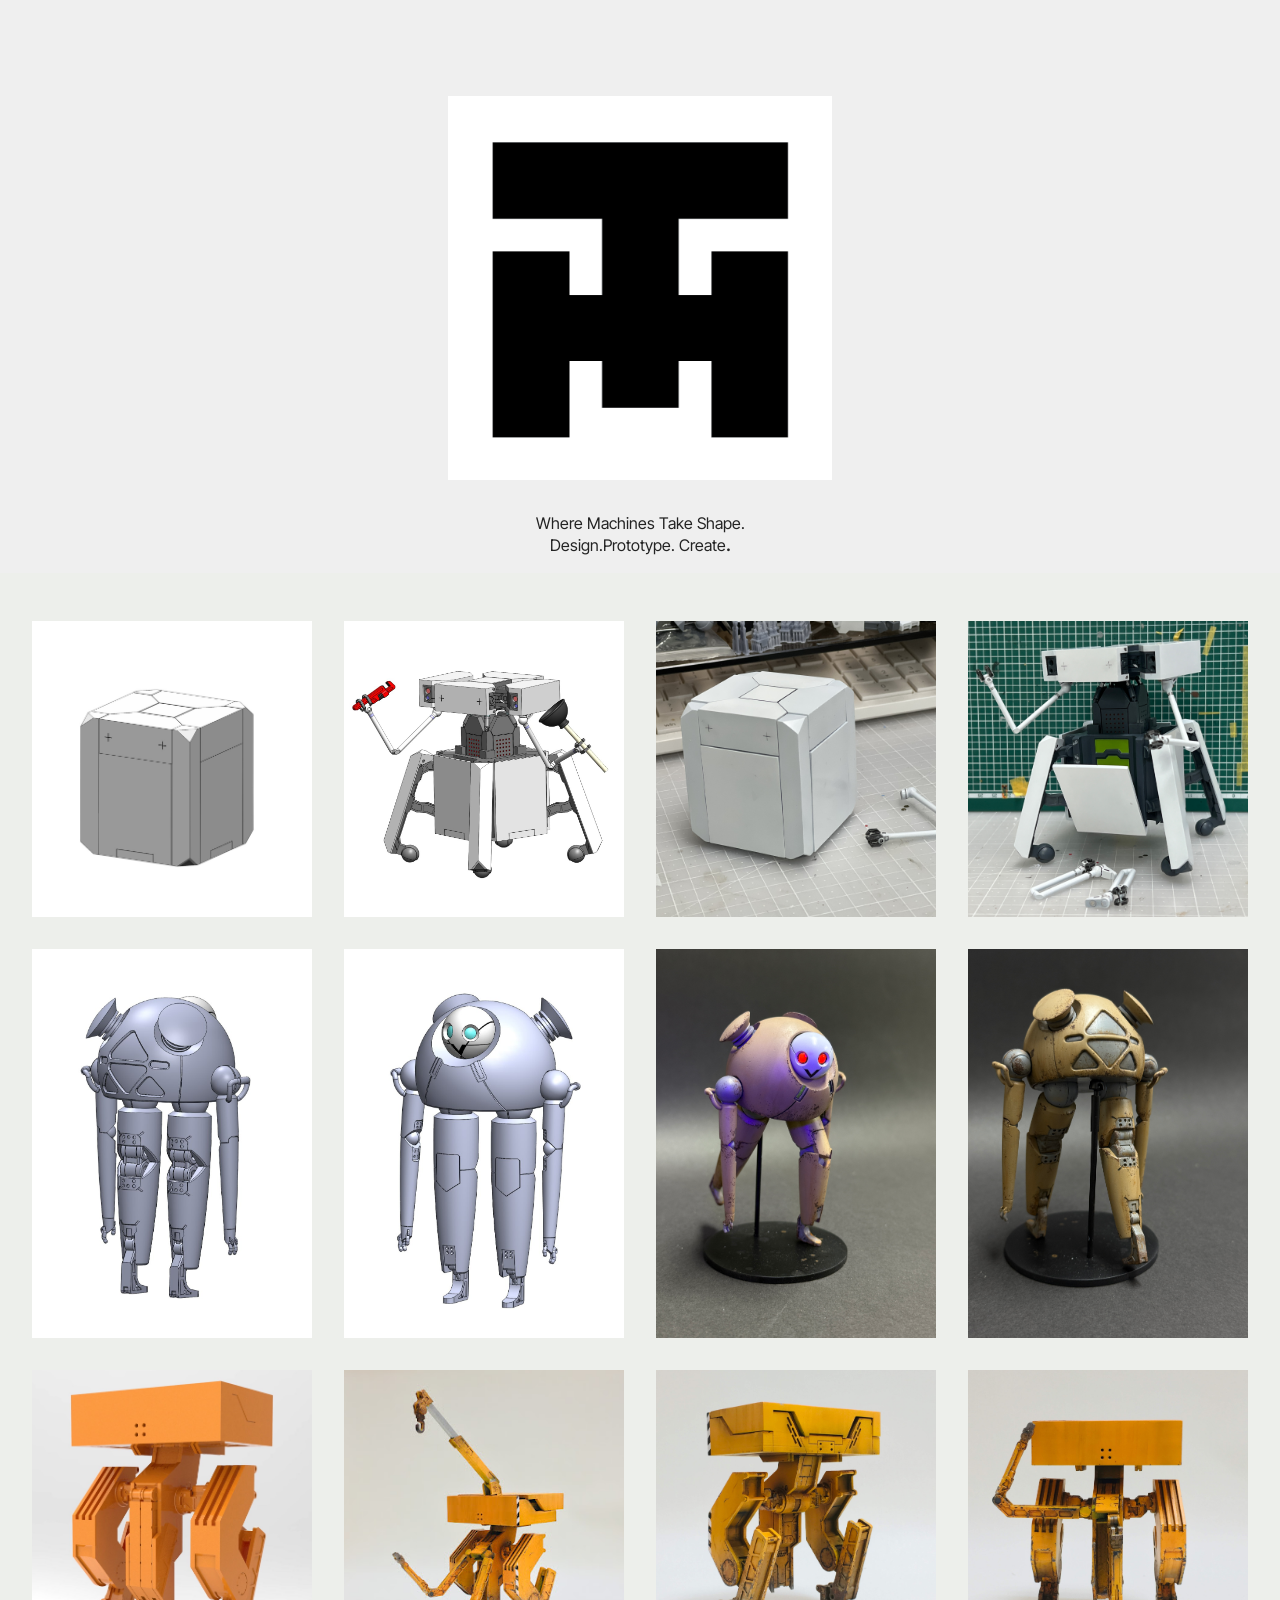
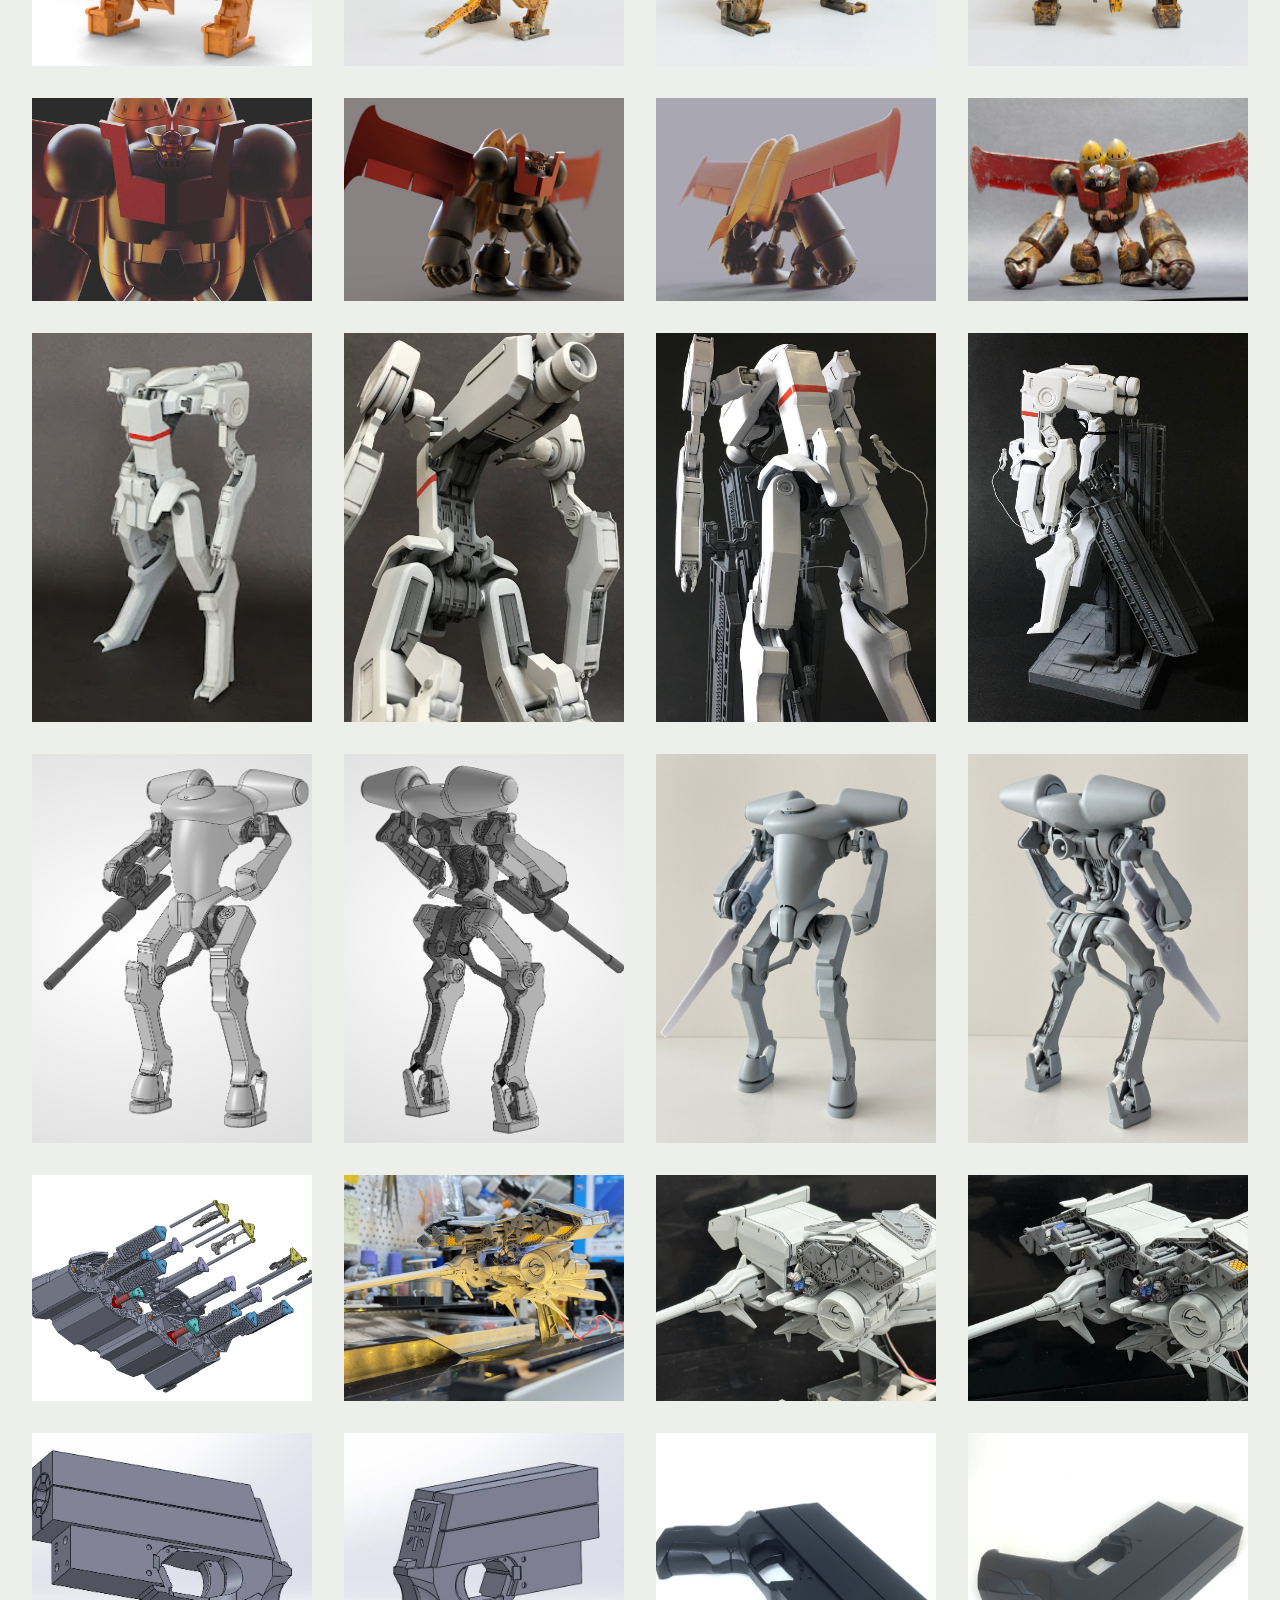
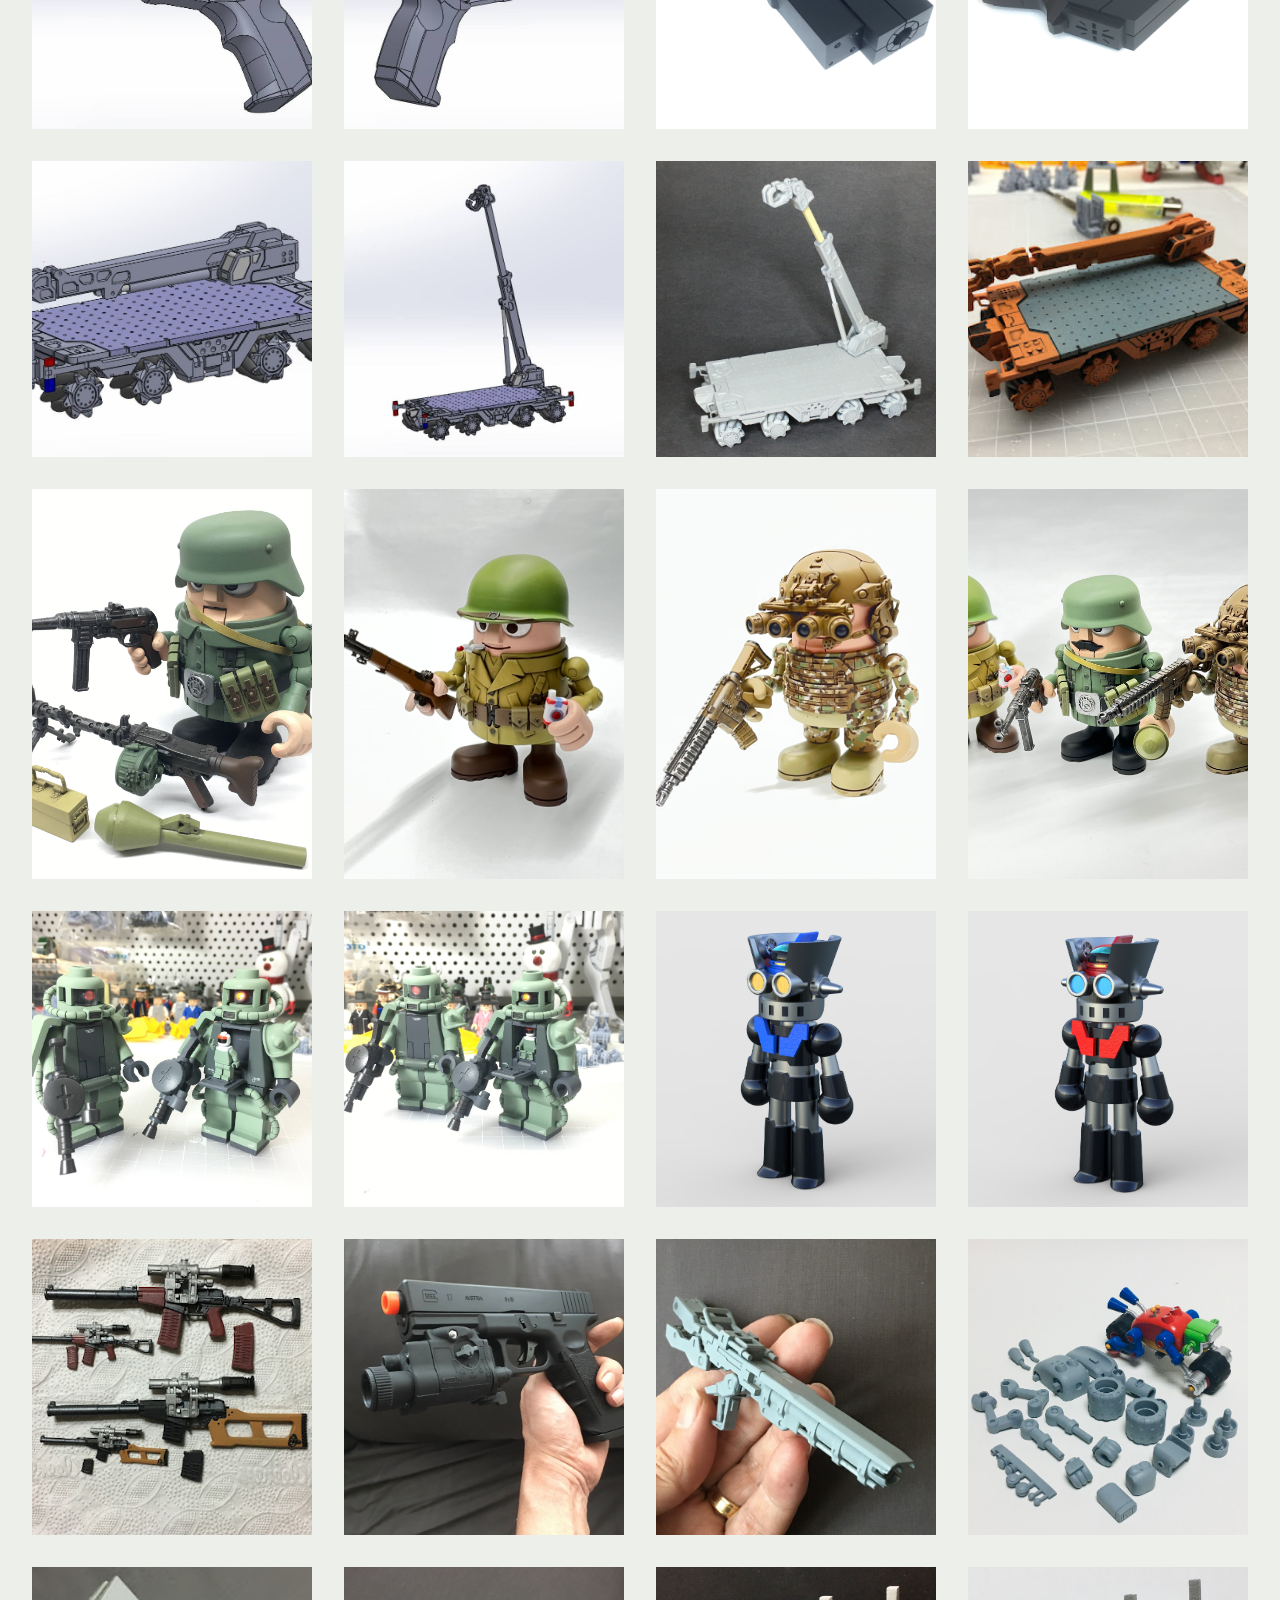
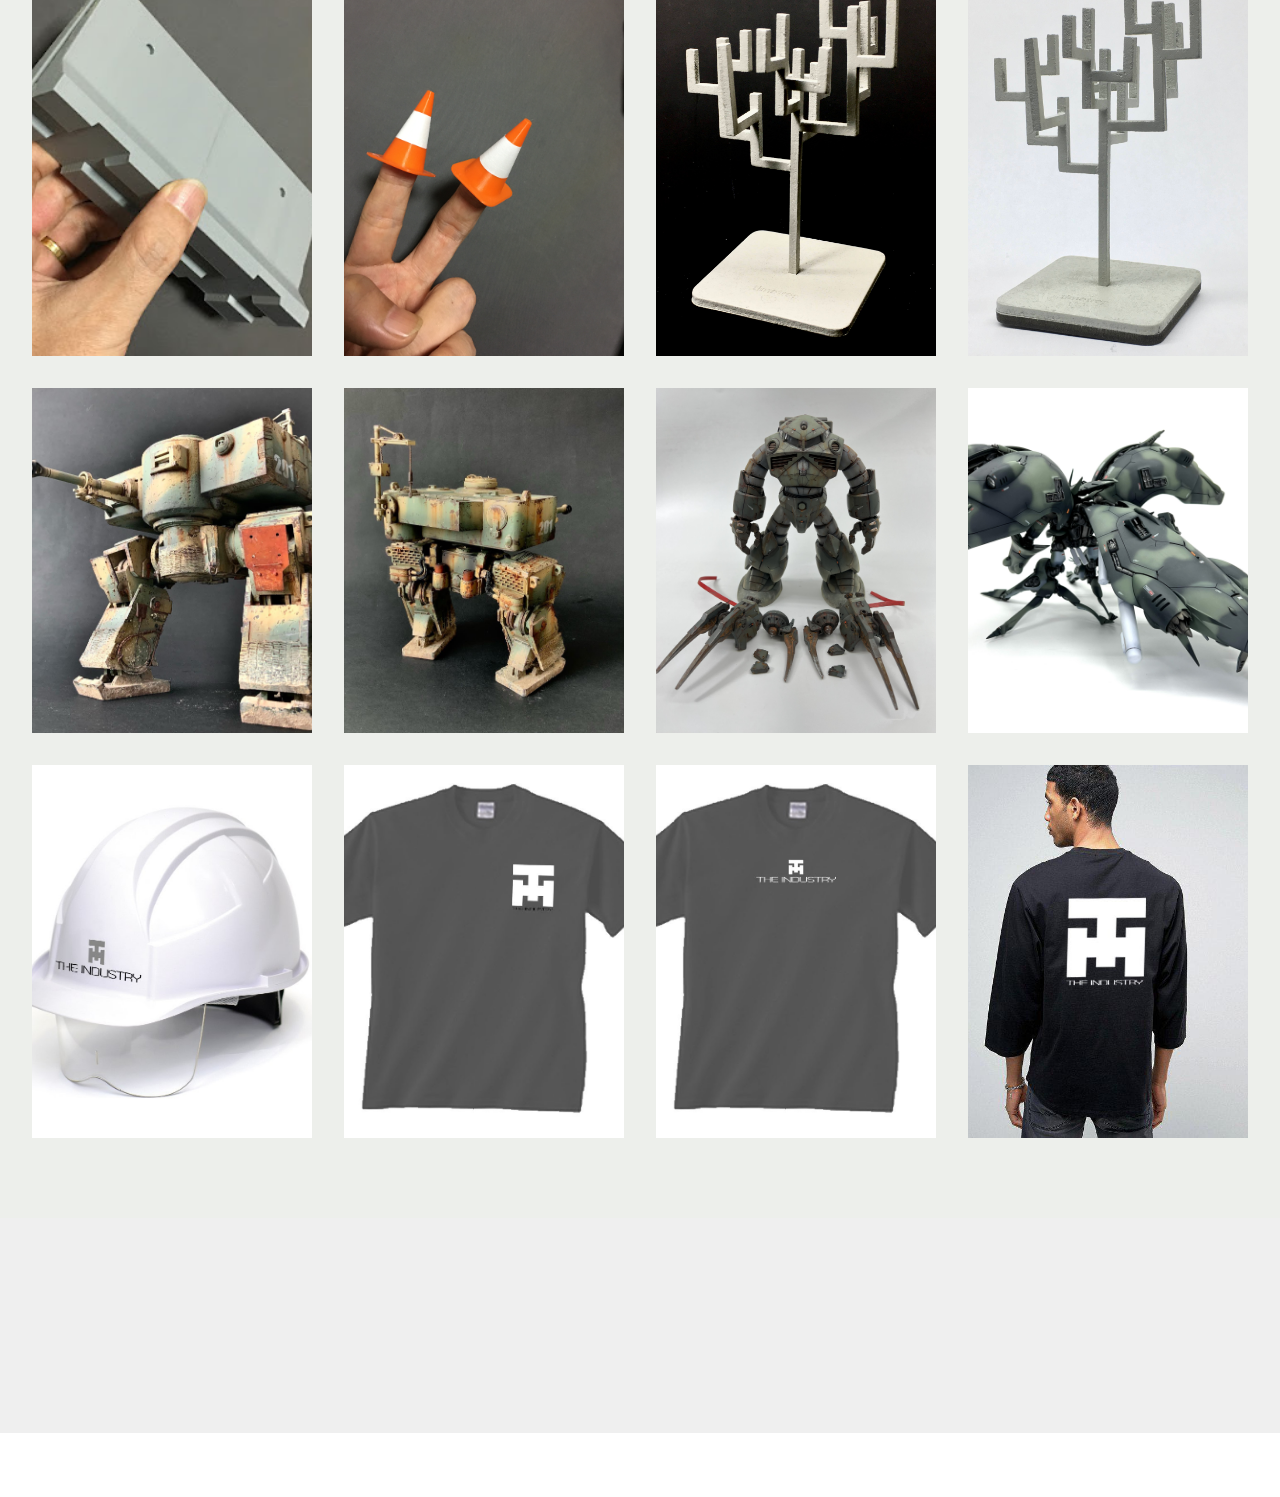
<file: The_Industry.html>
<!DOCTYPE html>
<html  >
<head>
  <!-- Site made with Mobirise Website Builder v6.1.12, https://mobirise.com -->
  <meta charset="UTF-8">
  <meta http-equiv="X-UA-Compatible" content="IE=edge">
  <meta name="generator" content="Mobirise v6.1.12, mobirise.com">
  <meta name="viewport" content="width=device-width, initial-scale=1, minimum-scale=1">
  <link rel="shortcut icon" href="assets/images/logo5.png" type="image/x-icon">
  <meta name="description" content="">
  
  
  <title>The_Industry</title>
  <link rel="stylesheet" href="assets/web/assets/mobirise-icons2/mobirise2.css">
  <link rel="stylesheet" href="assets/bootstrap/css/bootstrap.min.css">
  <link rel="stylesheet" href="assets/animatecss/animate.css">
  <link rel="stylesheet" href="assets/theme/css/style.css">
  <link rel="preload" href="https://fonts.googleapis.com/css?family=Inter+Tight:100,200,300,400,500,600,700,800,900,100i,200i,300i,400i,500i,600i,700i,800i,900i&display=swap" as="style" onload="this.onload=null;this.rel='stylesheet'">
  <noscript><link rel="stylesheet" href="https://fonts.googleapis.com/css?family=Inter+Tight:100,200,300,400,500,600,700,800,900,100i,200i,300i,400i,500i,600i,700i,800i,900i&display=swap"></noscript>
  <link rel="preload" as="style" href="assets/mobirise/css/mbr-additional.css?v=rqChYn"><link rel="stylesheet" href="assets/mobirise/css/mbr-additional.css?v=rqChYn" type="text/css">

  
  
  
</head>
<body>
  
  <section data-bs-version="5.1" class="image01 cid-vq6B2nFNkb" id="image01-n">
  

  
  

  <div class="container">
    <div class="row justify-content-center">
      <div class="col-12 col-lg-4">
        <div class="image-wrapper mb-4">
          <a href="index.html"><img class="w-100" src="assets/images/theindustry-12.png" alt=""></a>
        </div>
        <h4 class="mbr-description mbr-fonts-style mb-3 align-center display-7">Where Machines Take Shape.<br>Design.Prototype.&nbsp;Create<strong>.</strong></h4>
        
      </div>
    </div>
  </div>
</section>

<section data-bs-version="5.1" class="gallery1 mbr-gallery cid-vqrYdKtOen" id="gallery01-17">
    
    

    <div class="container">
        <div class="row justify-content-center">
            <div class="col-12 content-head">
                
            </div>
        </div>
        
        <div class="row mbr-gallery">
            
            <div class="col-12 col-md-6 col-lg-3 item gallery-image active">
                <div class="item-wrapper mb-3" data-toggle="modal" data-bs-toggle="modal" data-target="#vtijsNdhQD-modal" data-bs-target="#vtijsNdhQD-modal">
                    <img class="w-100" src="assets/images/img-2140.jpg" alt="" data-slide-to="0" data-bs-slide-to="0" data-target="#lb-vtijsNdhQD" data-bs-target="#lb-vtijsNdhQD">
                    <div class="icon-wrapper">
                        <span class="mobi-mbri mobi-mbri-search mbr-iconfont mbr-iconfont-btn"></span>
                    </div>
                </div>
                
            </div><div class="col-12 col-md-6 col-lg-3 item gallery-image">
                <div class="item-wrapper mb-3" data-toggle="modal" data-bs-toggle="modal" data-target="#vtijsNdhQD-modal" data-bs-target="#vtijsNdhQD-modal">
                    <img class="w-100" src="assets/images/img-2141.jpg" alt="" data-slide-to="1" data-bs-slide-to="1" data-target="#lb-vtijsNdhQD" data-bs-target="#lb-vtijsNdhQD">
                    <div class="icon-wrapper">
                        <span class="mobi-mbri mobi-mbri-search mbr-iconfont mbr-iconfont-btn"></span>
                    </div>
                </div>
                
            </div><div class="col-12 col-md-6 col-lg-3 item gallery-image">
                <div class="item-wrapper mb-3" data-toggle="modal" data-bs-toggle="modal" data-target="#vtijsNdhQD-modal" data-bs-target="#vtijsNdhQD-modal">
                    <img class="w-100" src="assets/images/img-1404.jpeg" alt="" data-slide-to="2" data-bs-slide-to="2" data-target="#lb-vtijsNdhQD" data-bs-target="#lb-vtijsNdhQD">
                    <div class="icon-wrapper">
                        <span class="mobi-mbri mobi-mbri-search mbr-iconfont mbr-iconfont-btn"></span>
                    </div>
                </div>
                
            </div><div class="col-12 col-md-6 col-lg-3 item gallery-image">
                <div class="item-wrapper mb-3" data-toggle="modal" data-bs-toggle="modal" data-target="#vtijsNdhQD-modal" data-bs-target="#vtijsNdhQD-modal">
                    <img class="w-100" src="assets/images/camphoto-959030623.jpeg" alt="" data-slide-to="3" data-bs-slide-to="3" data-target="#lb-vtijsNdhQD" data-bs-target="#lb-vtijsNdhQD">
                    <div class="icon-wrapper">
                        <span class="mobi-mbri mobi-mbri-search mbr-iconfont mbr-iconfont-btn"></span>
                    </div>
                </div>
                
            </div><div class="col-12 col-md-6 col-lg-3 item gallery-image">
                <div class="item-wrapper mb-3" data-toggle="modal" data-bs-toggle="modal" data-target="#vtijsNdhQD-modal" data-bs-target="#vtijsNdhQD-modal">
                    <img class="w-100" src="assets/images/img-2174.jpg" alt="" data-slide-to="4" data-bs-slide-to="4" data-target="#lb-vtijsNdhQD" data-bs-target="#lb-vtijsNdhQD">
                    <div class="icon-wrapper">
                        <span class="mobi-mbri mobi-mbri-search mbr-iconfont mbr-iconfont-btn"></span>
                    </div>
                </div>
                
            </div><div class="col-12 col-md-6 col-lg-3 item gallery-image">
                <div class="item-wrapper mb-3" data-toggle="modal" data-bs-toggle="modal" data-target="#vtijsNdhQD-modal" data-bs-target="#vtijsNdhQD-modal">
                    <img class="w-100" src="assets/images/img-2175.jpg" alt="" data-slide-to="5" data-bs-slide-to="5" data-target="#lb-vtijsNdhQD" data-bs-target="#lb-vtijsNdhQD">
                    <div class="icon-wrapper">
                        <span class="mobi-mbri mobi-mbri-search mbr-iconfont mbr-iconfont-btn"></span>
                    </div>
                </div>
                
            </div><div class="col-12 col-md-6 col-lg-3 item gallery-image">
                <div class="item-wrapper mb-3" data-toggle="modal" data-bs-toggle="modal" data-target="#vtijsNdhQD-modal" data-bs-target="#vtijsNdhQD-modal">
                    <img class="w-100" src="assets/images/img-2183.jpg" alt="" data-slide-to="6" data-bs-slide-to="6" data-target="#lb-vtijsNdhQD" data-bs-target="#lb-vtijsNdhQD">
                    <div class="icon-wrapper">
                        <span class="mobi-mbri mobi-mbri-search mbr-iconfont mbr-iconfont-btn"></span>
                    </div>
                </div>
                
            </div><div class="col-12 col-md-6 col-lg-3 item gallery-image">
                <div class="item-wrapper mb-3" data-toggle="modal" data-bs-toggle="modal" data-target="#vtijsNdhQD-modal" data-bs-target="#vtijsNdhQD-modal">
                    <img class="w-100" src="assets/images/img-2185.jpg" alt="" data-slide-to="7" data-bs-slide-to="7" data-target="#lb-vtijsNdhQD" data-bs-target="#lb-vtijsNdhQD">
                    <div class="icon-wrapper">
                        <span class="mobi-mbri mobi-mbri-search mbr-iconfont mbr-iconfont-btn"></span>
                    </div>
                </div>
                
            </div><div class="col-12 col-md-6 col-lg-3 item gallery-image">
                <div class="item-wrapper mb-3" data-toggle="modal" data-bs-toggle="modal" data-target="#vtijsNdhQD-modal" data-bs-target="#vtijsNdhQD-modal">
                    <img class="w-100" src="assets/images/img-2534.jpg" alt="" data-slide-to="8" data-bs-slide-to="8" data-target="#lb-vtijsNdhQD" data-bs-target="#lb-vtijsNdhQD">
                    <div class="icon-wrapper">
                        <span class="mobi-mbri mobi-mbri-search mbr-iconfont mbr-iconfont-btn"></span>
                    </div>
                </div>
                
            </div><div class="col-12 col-md-6 col-lg-3 item gallery-image">
                <div class="item-wrapper mb-3" data-toggle="modal" data-bs-toggle="modal" data-target="#vtijsNdhQD-modal" data-bs-target="#vtijsNdhQD-modal">
                    <img class="w-100" src="assets/images/img-4032.jpg" alt="" data-slide-to="9" data-bs-slide-to="9" data-target="#lb-vtijsNdhQD" data-bs-target="#lb-vtijsNdhQD">
                    <div class="icon-wrapper">
                        <span class="mobi-mbri mobi-mbri-search mbr-iconfont mbr-iconfont-btn"></span>
                    </div>
                </div>
                
            </div><div class="col-12 col-md-6 col-lg-3 item gallery-image">
                <div class="item-wrapper mb-3" data-toggle="modal" data-bs-toggle="modal" data-target="#vtijsNdhQD-modal" data-bs-target="#vtijsNdhQD-modal">
                    <img class="w-100" src="assets/images/img-4031.jpg" alt="" data-slide-to="10" data-bs-slide-to="10" data-target="#lb-vtijsNdhQD" data-bs-target="#lb-vtijsNdhQD">
                    <div class="icon-wrapper">
                        <span class="mobi-mbri mobi-mbri-search mbr-iconfont mbr-iconfont-btn"></span>
                    </div>
                </div>
                
            </div><div class="col-12 col-md-6 col-lg-3 item gallery-image">
                <div class="item-wrapper mb-3" data-toggle="modal" data-bs-toggle="modal" data-target="#vtijsNdhQD-modal" data-bs-target="#vtijsNdhQD-modal">
                    <img class="w-100" src="assets/images/img-4034.jpg" alt="" data-slide-to="11" data-bs-slide-to="11" data-target="#lb-vtijsNdhQD" data-bs-target="#lb-vtijsNdhQD">
                    <div class="icon-wrapper">
                        <span class="mobi-mbri mobi-mbri-search mbr-iconfont mbr-iconfont-btn"></span>
                    </div>
                </div>
                
            </div><div class="col-12 col-md-6 col-lg-3 item gallery-image">
                <div class="item-wrapper mb-3" data-toggle="modal" data-bs-toggle="modal" data-target="#vtijsNdhQD-modal" data-bs-target="#vtijsNdhQD-modal">
                    <img class="w-100" src="assets/images/img-3633.jpg" alt="" data-slide-to="12" data-bs-slide-to="12" data-target="#lb-vtijsNdhQD" data-bs-target="#lb-vtijsNdhQD">
                    <div class="icon-wrapper">
                        <span class="mobi-mbri mobi-mbri-search mbr-iconfont mbr-iconfont-btn"></span>
                    </div>
                </div>
                
            </div><div class="col-12 col-md-6 col-lg-3 item gallery-image">
                <div class="item-wrapper mb-3" data-toggle="modal" data-bs-toggle="modal" data-target="#vtijsNdhQD-modal" data-bs-target="#vtijsNdhQD-modal">
                    <img class="w-100" src="assets/images/maz.18.jpg" alt="" data-slide-to="13" data-bs-slide-to="13" data-target="#lb-vtijsNdhQD" data-bs-target="#lb-vtijsNdhQD">
                    <div class="icon-wrapper">
                        <span class="mobi-mbri mobi-mbri-search mbr-iconfont mbr-iconfont-btn"></span>
                    </div>
                </div>
                
            </div><div class="col-12 col-md-6 col-lg-3 item gallery-image">
                <div class="item-wrapper mb-3" data-toggle="modal" data-bs-toggle="modal" data-target="#vtijsNdhQD-modal" data-bs-target="#vtijsNdhQD-modal">
                    <img class="w-100" src="assets/images/img-3636.jpg" alt="" data-slide-to="14" data-bs-slide-to="14" data-target="#lb-vtijsNdhQD" data-bs-target="#lb-vtijsNdhQD">
                    <div class="icon-wrapper">
                        <span class="mobi-mbri mobi-mbri-search mbr-iconfont mbr-iconfont-btn"></span>
                    </div>
                </div>
                
            </div><div class="col-12 col-md-6 col-lg-3 item gallery-image">
                <div class="item-wrapper mb-3" data-toggle="modal" data-bs-toggle="modal" data-target="#vtijsNdhQD-modal" data-bs-target="#vtijsNdhQD-modal">
                    <img class="w-100" src="assets/images/dscf1602.jpg" alt="" data-slide-to="15" data-bs-slide-to="15" data-target="#lb-vtijsNdhQD" data-bs-target="#lb-vtijsNdhQD">
                    <div class="icon-wrapper">
                        <span class="mobi-mbri mobi-mbri-search mbr-iconfont mbr-iconfont-btn"></span>
                    </div>
                </div>
                
            </div><div class="col-12 col-md-6 col-lg-3 item gallery-image">
                <div class="item-wrapper mb-3" data-toggle="modal" data-bs-toggle="modal" data-target="#vtijsNdhQD-modal" data-bs-target="#vtijsNdhQD-modal">
                    <img class="w-100" src="assets/images/img-6050.jpg" alt="" data-slide-to="16" data-bs-slide-to="16" data-target="#lb-vtijsNdhQD" data-bs-target="#lb-vtijsNdhQD">
                    <div class="icon-wrapper">
                        <span class="mobi-mbri mobi-mbri-search mbr-iconfont mbr-iconfont-btn"></span>
                    </div>
                </div>
                
            </div><div class="col-12 col-md-6 col-lg-3 item gallery-image">
                <div class="item-wrapper mb-3" data-toggle="modal" data-bs-toggle="modal" data-target="#vtijsNdhQD-modal" data-bs-target="#vtijsNdhQD-modal">
                    <img class="w-100" src="assets/images/img-6057.jpg" alt="" data-slide-to="17" data-bs-slide-to="17" data-target="#lb-vtijsNdhQD" data-bs-target="#lb-vtijsNdhQD">
                    <div class="icon-wrapper">
                        <span class="mobi-mbri mobi-mbri-search mbr-iconfont mbr-iconfont-btn"></span>
                    </div>
                </div>
                
            </div><div class="col-12 col-md-6 col-lg-3 item gallery-image">
                <div class="item-wrapper mb-3" data-toggle="modal" data-bs-toggle="modal" data-target="#vtijsNdhQD-modal" data-bs-target="#vtijsNdhQD-modal">
                    <img class="w-100" src="assets/images/img-8016.jpg" alt="" data-slide-to="18" data-bs-slide-to="18" data-target="#lb-vtijsNdhQD" data-bs-target="#lb-vtijsNdhQD">
                    <div class="icon-wrapper">
                        <span class="mobi-mbri mobi-mbri-search mbr-iconfont mbr-iconfont-btn"></span>
                    </div>
                </div>
                
            </div><div class="col-12 col-md-6 col-lg-3 item gallery-image">
                <div class="item-wrapper mb-3" data-toggle="modal" data-bs-toggle="modal" data-target="#vtijsNdhQD-modal" data-bs-target="#vtijsNdhQD-modal">
                    <img class="w-100" src="assets/images/img-8018.jpg" alt="" data-slide-to="19" data-bs-slide-to="19" data-target="#lb-vtijsNdhQD" data-bs-target="#lb-vtijsNdhQD">
                    <div class="icon-wrapper">
                        <span class="mobi-mbri mobi-mbri-search mbr-iconfont mbr-iconfont-btn"></span>
                    </div>
                </div>
                
            </div><div class="col-12 col-md-6 col-lg-3 item gallery-image">
                <div class="item-wrapper mb-3" data-toggle="modal" data-bs-toggle="modal" data-target="#vtijsNdhQD-modal" data-bs-target="#vtijsNdhQD-modal">
                    <img class="w-100" src="assets/images/blondie01.png" alt="" data-slide-to="20" data-bs-slide-to="20" data-target="#lb-vtijsNdhQD" data-bs-target="#lb-vtijsNdhQD">
                    <div class="icon-wrapper">
                        <span class="mobi-mbri mobi-mbri-search mbr-iconfont mbr-iconfont-btn"></span>
                    </div>
                </div>
                
            </div><div class="col-12 col-md-6 col-lg-3 item gallery-image">
                <div class="item-wrapper mb-3" data-toggle="modal" data-bs-toggle="modal" data-target="#vtijsNdhQD-modal" data-bs-target="#vtijsNdhQD-modal">
                    <img class="w-100" src="assets/images/blondie02.png" alt="" data-slide-to="21" data-bs-slide-to="21" data-target="#lb-vtijsNdhQD" data-bs-target="#lb-vtijsNdhQD">
                    <div class="icon-wrapper">
                        <span class="mobi-mbri mobi-mbri-search mbr-iconfont mbr-iconfont-btn"></span>
                    </div>
                </div>
                
            </div><div class="col-12 col-md-6 col-lg-3 item gallery-image">
                <div class="item-wrapper mb-3" data-toggle="modal" data-bs-toggle="modal" data-target="#vtijsNdhQD-modal" data-bs-target="#vtijsNdhQD-modal">
                    <img class="w-100" src="assets/images/blondie04.jpg" alt="" data-slide-to="22" data-bs-slide-to="22" data-target="#lb-vtijsNdhQD" data-bs-target="#lb-vtijsNdhQD">
                    <div class="icon-wrapper">
                        <span class="mobi-mbri mobi-mbri-search mbr-iconfont mbr-iconfont-btn"></span>
                    </div>
                </div>
                
            </div><div class="col-12 col-md-6 col-lg-3 item gallery-image">
                <div class="item-wrapper mb-3" data-toggle="modal" data-bs-toggle="modal" data-target="#vtijsNdhQD-modal" data-bs-target="#vtijsNdhQD-modal">
                    <img class="w-100" src="assets/images/blondie03.jpg" alt="" data-slide-to="23" data-bs-slide-to="23" data-target="#lb-vtijsNdhQD" data-bs-target="#lb-vtijsNdhQD">
                    <div class="icon-wrapper">
                        <span class="mobi-mbri mobi-mbri-search mbr-iconfont mbr-iconfont-btn"></span>
                    </div>
                </div>
                
            </div><div class="col-12 col-md-6 col-lg-3 item gallery-image">
                <div class="item-wrapper mb-3" data-toggle="modal" data-bs-toggle="modal" data-target="#vtijsNdhQD-modal" data-bs-target="#vtijsNdhQD-modal">
                    <img class="w-100" src="assets/images/img-1732.png" alt="" data-slide-to="24" data-bs-slide-to="24" data-target="#lb-vtijsNdhQD" data-bs-target="#lb-vtijsNdhQD">
                    <div class="icon-wrapper">
                        <span class="mobi-mbri mobi-mbri-search mbr-iconfont mbr-iconfont-btn"></span>
                    </div>
                </div>
                
            </div><div class="col-12 col-md-6 col-lg-3 item gallery-image">
                <div class="item-wrapper mb-3" data-toggle="modal" data-bs-toggle="modal" data-target="#vtijsNdhQD-modal" data-bs-target="#vtijsNdhQD-modal">
                    <img class="w-100" src="assets/images/16342.png" alt="" data-slide-to="25" data-bs-slide-to="25" data-target="#lb-vtijsNdhQD" data-bs-target="#lb-vtijsNdhQD">
                    <div class="icon-wrapper">
                        <span class="mobi-mbri mobi-mbri-search mbr-iconfont mbr-iconfont-btn"></span>
                    </div>
                </div>
                
            </div><div class="col-12 col-md-6 col-lg-3 item gallery-image">
                <div class="item-wrapper mb-3" data-toggle="modal" data-bs-toggle="modal" data-target="#vtijsNdhQD-modal" data-bs-target="#vtijsNdhQD-modal">
                    <img class="w-100" src="assets/images/img-1724.jpg" alt="" data-slide-to="26" data-bs-slide-to="26" data-target="#lb-vtijsNdhQD" data-bs-target="#lb-vtijsNdhQD">
                    <div class="icon-wrapper">
                        <span class="mobi-mbri mobi-mbri-search mbr-iconfont mbr-iconfont-btn"></span>
                    </div>
                </div>
                
            </div><div class="col-12 col-md-6 col-lg-3 item gallery-image">
                <div class="item-wrapper mb-3" data-toggle="modal" data-bs-toggle="modal" data-target="#vtijsNdhQD-modal" data-bs-target="#vtijsNdhQD-modal">
                    <img class="w-100" src="assets/images/img-1723.jpeg" alt="" data-slide-to="27" data-bs-slide-to="27" data-target="#lb-vtijsNdhQD" data-bs-target="#lb-vtijsNdhQD">
                    <div class="icon-wrapper">
                        <span class="mobi-mbri mobi-mbri-search mbr-iconfont mbr-iconfont-btn"></span>
                    </div>
                </div>
                
            </div><div class="col-12 col-md-6 col-lg-3 item gallery-image">
                <div class="item-wrapper mb-3" data-toggle="modal" data-bs-toggle="modal" data-target="#vtijsNdhQD-modal" data-bs-target="#vtijsNdhQD-modal">
                    <img class="w-100" src="assets/images/img-7167.jpg" alt="" data-slide-to="28" data-bs-slide-to="28" data-target="#lb-vtijsNdhQD" data-bs-target="#lb-vtijsNdhQD">
                    <div class="icon-wrapper">
                        <span class="mobi-mbri mobi-mbri-search mbr-iconfont mbr-iconfont-btn"></span>
                    </div>
                </div>
                
            </div><div class="col-12 col-md-6 col-lg-3 item gallery-image">
                <div class="item-wrapper mb-3" data-toggle="modal" data-bs-toggle="modal" data-target="#vtijsNdhQD-modal" data-bs-target="#vtijsNdhQD-modal">
                    <img class="w-100" src="assets/images/img-7168.jpg" alt="" data-slide-to="29" data-bs-slide-to="29" data-target="#lb-vtijsNdhQD" data-bs-target="#lb-vtijsNdhQD">
                    <div class="icon-wrapper">
                        <span class="mobi-mbri mobi-mbri-search mbr-iconfont mbr-iconfont-btn"></span>
                    </div>
                </div>
                
            </div><div class="col-12 col-md-6 col-lg-3 item gallery-image">
                <div class="item-wrapper mb-3" data-toggle="modal" data-bs-toggle="modal" data-target="#vtijsNdhQD-modal" data-bs-target="#vtijsNdhQD-modal">
                    <img class="w-100" src="assets/images/img-6531.jpg" alt="" data-slide-to="30" data-bs-slide-to="30" data-target="#lb-vtijsNdhQD" data-bs-target="#lb-vtijsNdhQD">
                    <div class="icon-wrapper">
                        <span class="mobi-mbri mobi-mbri-search mbr-iconfont mbr-iconfont-btn"></span>
                    </div>
                </div>
                
            </div><div class="col-12 col-md-6 col-lg-3 item gallery-image">
                <div class="item-wrapper mb-3" data-toggle="modal" data-bs-toggle="modal" data-target="#vtijsNdhQD-modal" data-bs-target="#vtijsNdhQD-modal">
                    <img class="w-100" src="assets/images/img-6530.jpg" alt="" data-slide-to="31" data-bs-slide-to="31" data-target="#lb-vtijsNdhQD" data-bs-target="#lb-vtijsNdhQD">
                    <div class="icon-wrapper">
                        <span class="mobi-mbri mobi-mbri-search mbr-iconfont mbr-iconfont-btn"></span>
                    </div>
                </div>
                
            </div><div class="col-12 col-md-6 col-lg-3 item gallery-image">
                <div class="item-wrapper mb-3" data-toggle="modal" data-bs-toggle="modal" data-target="#vtijsNdhQD-modal" data-bs-target="#vtijsNdhQD-modal">
                    <img class="w-100" src="assets/images/img-6806.jpg" alt="" data-slide-to="32" data-bs-slide-to="32" data-target="#lb-vtijsNdhQD" data-bs-target="#lb-vtijsNdhQD">
                    <div class="icon-wrapper">
                        <span class="mobi-mbri mobi-mbri-search mbr-iconfont mbr-iconfont-btn"></span>
                    </div>
                </div>
                
            </div><div class="col-12 col-md-6 col-lg-3 item gallery-image">
                <div class="item-wrapper mb-3" data-toggle="modal" data-bs-toggle="modal" data-target="#vtijsNdhQD-modal" data-bs-target="#vtijsNdhQD-modal">
                    <img class="w-100" src="assets/images/img-6807.jpg" alt="" data-slide-to="33" data-bs-slide-to="33" data-target="#lb-vtijsNdhQD" data-bs-target="#lb-vtijsNdhQD">
                    <div class="icon-wrapper">
                        <span class="mobi-mbri mobi-mbri-search mbr-iconfont mbr-iconfont-btn"></span>
                    </div>
                </div>
                
            </div><div class="col-12 col-md-6 col-lg-3 item gallery-image">
                <div class="item-wrapper mb-3" data-toggle="modal" data-bs-toggle="modal" data-target="#vtijsNdhQD-modal" data-bs-target="#vtijsNdhQD-modal">
                    <img class="w-100" src="assets/images/img-6802.jpg" alt="" data-slide-to="34" data-bs-slide-to="34" data-target="#lb-vtijsNdhQD" data-bs-target="#lb-vtijsNdhQD">
                    <div class="icon-wrapper">
                        <span class="mobi-mbri mobi-mbri-search mbr-iconfont mbr-iconfont-btn"></span>
                    </div>
                </div>
                
            </div><div class="col-12 col-md-6 col-lg-3 item gallery-image">
                <div class="item-wrapper mb-3" data-toggle="modal" data-bs-toggle="modal" data-target="#vtijsNdhQD-modal" data-bs-target="#vtijsNdhQD-modal">
                    <img class="w-100" src="assets/images/camphoto-126398554.jpg" alt="" data-slide-to="35" data-bs-slide-to="35" data-target="#lb-vtijsNdhQD" data-bs-target="#lb-vtijsNdhQD">
                    <div class="icon-wrapper">
                        <span class="mobi-mbri mobi-mbri-search mbr-iconfont mbr-iconfont-btn"></span>
                    </div>
                </div>
                
            </div><div class="col-12 col-md-6 col-lg-3 item gallery-image">
                <div class="item-wrapper mb-3" data-toggle="modal" data-bs-toggle="modal" data-target="#vtijsNdhQD-modal" data-bs-target="#vtijsNdhQD-modal">
                    <img class="w-100" src="assets/images/img-8584.jpg" alt="" data-slide-to="36" data-bs-slide-to="36" data-target="#lb-vtijsNdhQD" data-bs-target="#lb-vtijsNdhQD">
                    <div class="icon-wrapper">
                        <span class="mobi-mbri mobi-mbri-search mbr-iconfont mbr-iconfont-btn"></span>
                    </div>
                </div>
                
            </div><div class="col-12 col-md-6 col-lg-3 item gallery-image">
                <div class="item-wrapper mb-3" data-toggle="modal" data-bs-toggle="modal" data-target="#vtijsNdhQD-modal" data-bs-target="#vtijsNdhQD-modal">
                    <img class="w-100" src="assets/images/9061.jpg" alt="" data-slide-to="37" data-bs-slide-to="37" data-target="#lb-vtijsNdhQD" data-bs-target="#lb-vtijsNdhQD">
                    <div class="icon-wrapper">
                        <span class="mobi-mbri mobi-mbri-search mbr-iconfont mbr-iconfont-btn"></span>
                    </div>
                </div>
                
            </div><div class="col-12 col-md-6 col-lg-3 item gallery-image">
                <div class="item-wrapper mb-3" data-toggle="modal" data-bs-toggle="modal" data-target="#vtijsNdhQD-modal" data-bs-target="#vtijsNdhQD-modal">
                    <img class="w-100" src="assets/images/9044.jpg" alt="" data-slide-to="38" data-bs-slide-to="38" data-target="#lb-vtijsNdhQD" data-bs-target="#lb-vtijsNdhQD">
                    <div class="icon-wrapper">
                        <span class="mobi-mbri mobi-mbri-search mbr-iconfont mbr-iconfont-btn"></span>
                    </div>
                </div>
                
            </div><div class="col-12 col-md-6 col-lg-3 item gallery-image">
                <div class="item-wrapper mb-3" data-toggle="modal" data-bs-toggle="modal" data-target="#vtijsNdhQD-modal" data-bs-target="#vtijsNdhQD-modal">
                    <img class="w-100" src="assets/images/img-9057.jpg" alt="" data-slide-to="39" data-bs-slide-to="39" data-target="#lb-vtijsNdhQD" data-bs-target="#lb-vtijsNdhQD">
                    <div class="icon-wrapper">
                        <span class="mobi-mbri mobi-mbri-search mbr-iconfont mbr-iconfont-btn"></span>
                    </div>
                </div>
                
            </div><div class="col-12 col-md-6 col-lg-3 item gallery-image">
                <div class="item-wrapper mb-3" data-toggle="modal" data-bs-toggle="modal" data-target="#vtijsNdhQD-modal" data-bs-target="#vtijsNdhQD-modal">
                    <img class="w-100" src="assets/images/072.jpg" alt="" data-slide-to="40" data-bs-slide-to="40" data-target="#lb-vtijsNdhQD" data-bs-target="#lb-vtijsNdhQD">
                    <div class="icon-wrapper">
                        <span class="mobi-mbri mobi-mbri-search mbr-iconfont mbr-iconfont-btn"></span>
                    </div>
                </div>
                
            </div><div class="col-12 col-md-6 col-lg-3 item gallery-image">
                <div class="item-wrapper mb-3" data-toggle="modal" data-bs-toggle="modal" data-target="#vtijsNdhQD-modal" data-bs-target="#vtijsNdhQD-modal">
                    <img class="w-100" src="assets/images/img-7808.jpg" alt="" data-slide-to="41" data-bs-slide-to="41" data-target="#lb-vtijsNdhQD" data-bs-target="#lb-vtijsNdhQD">
                    <div class="icon-wrapper">
                        <span class="mobi-mbri mobi-mbri-search mbr-iconfont mbr-iconfont-btn"></span>
                    </div>
                </div>
                
            </div><div class="col-12 col-md-6 col-lg-3 item gallery-image">
                <div class="item-wrapper mb-3" data-toggle="modal" data-bs-toggle="modal" data-target="#vtijsNdhQD-modal" data-bs-target="#vtijsNdhQD-modal">
                    <img class="w-100" src="assets/images/maz01.187.jpg" alt="" data-slide-to="42" data-bs-slide-to="42" data-target="#lb-vtijsNdhQD" data-bs-target="#lb-vtijsNdhQD">
                    <div class="icon-wrapper">
                        <span class="mobi-mbri mobi-mbri-search mbr-iconfont mbr-iconfont-btn"></span>
                    </div>
                </div>
                
            </div><div class="col-12 col-md-6 col-lg-3 item gallery-image">
                <div class="item-wrapper mb-3" data-toggle="modal" data-bs-toggle="modal" data-target="#vtijsNdhQD-modal" data-bs-target="#vtijsNdhQD-modal">
                    <img class="w-100" src="assets/images/maz01.188.jpg" alt="" data-slide-to="43" data-bs-slide-to="43" data-target="#lb-vtijsNdhQD" data-bs-target="#lb-vtijsNdhQD">
                    <div class="icon-wrapper">
                        <span class="mobi-mbri mobi-mbri-search mbr-iconfont mbr-iconfont-btn"></span>
                    </div>
                </div>
                
            </div><div class="col-12 col-md-6 col-lg-3 item gallery-image">
                <div class="item-wrapper mb-3" data-toggle="modal" data-bs-toggle="modal" data-target="#vtijsNdhQD-modal" data-bs-target="#vtijsNdhQD-modal">
                    <img class="w-100" src="assets/images/img-5336.jpg" alt="" data-slide-to="44" data-bs-slide-to="44" data-target="#lb-vtijsNdhQD" data-bs-target="#lb-vtijsNdhQD">
                    <div class="icon-wrapper">
                        <span class="mobi-mbri mobi-mbri-search mbr-iconfont mbr-iconfont-btn"></span>
                    </div>
                </div>
                
            </div><div class="col-12 col-md-6 col-lg-3 item gallery-image">
                <div class="item-wrapper mb-3" data-toggle="modal" data-bs-toggle="modal" data-target="#vtijsNdhQD-modal" data-bs-target="#vtijsNdhQD-modal">
                    <img class="w-100" src="assets/images/img-6349.jpg" alt="" data-slide-to="45" data-bs-slide-to="45" data-target="#lb-vtijsNdhQD" data-bs-target="#lb-vtijsNdhQD">
                    <div class="icon-wrapper">
                        <span class="mobi-mbri mobi-mbri-search mbr-iconfont mbr-iconfont-btn"></span>
                    </div>
                </div>
                
            </div><div class="col-12 col-md-6 col-lg-3 item gallery-image">
                <div class="item-wrapper mb-3" data-toggle="modal" data-bs-toggle="modal" data-target="#vtijsNdhQD-modal" data-bs-target="#vtijsNdhQD-modal">
                    <img class="w-100" src="assets/images/img-5846.jpg" alt="" data-slide-to="46" data-bs-slide-to="46" data-target="#lb-vtijsNdhQD" data-bs-target="#lb-vtijsNdhQD">
                    <div class="icon-wrapper">
                        <span class="mobi-mbri mobi-mbri-search mbr-iconfont mbr-iconfont-btn"></span>
                    </div>
                </div>
                
            </div><div class="col-12 col-md-6 col-lg-3 item gallery-image">
                <div class="item-wrapper mb-3" data-toggle="modal" data-bs-toggle="modal" data-target="#vtijsNdhQD-modal" data-bs-target="#vtijsNdhQD-modal">
                    <img class="w-100" src="assets/images/img-5725.jpg" alt="" data-slide-to="47" data-bs-slide-to="47" data-target="#lb-vtijsNdhQD" data-bs-target="#lb-vtijsNdhQD">
                    <div class="icon-wrapper">
                        <span class="mobi-mbri mobi-mbri-search mbr-iconfont mbr-iconfont-btn"></span>
                    </div>
                </div>
                
            </div><div class="col-12 col-md-6 col-lg-3 item gallery-image">
                <div class="item-wrapper mb-3" data-toggle="modal" data-bs-toggle="modal" data-target="#vtijsNdhQD-modal" data-bs-target="#vtijsNdhQD-modal">
                    <img class="w-100" src="assets/images/img-5762.jpg" alt="" data-slide-to="48" data-bs-slide-to="48" data-target="#lb-vtijsNdhQD" data-bs-target="#lb-vtijsNdhQD">
                    <div class="icon-wrapper">
                        <span class="mobi-mbri mobi-mbri-search mbr-iconfont mbr-iconfont-btn"></span>
                    </div>
                </div>
                
            </div><div class="col-12 col-md-6 col-lg-3 item gallery-image">
                <div class="item-wrapper mb-3" data-toggle="modal" data-bs-toggle="modal" data-target="#vtijsNdhQD-modal" data-bs-target="#vtijsNdhQD-modal">
                    <img class="w-100" src="assets/images/img-5752.jpg" alt="" data-slide-to="49" data-bs-slide-to="49" data-target="#lb-vtijsNdhQD" data-bs-target="#lb-vtijsNdhQD">
                    <div class="icon-wrapper">
                        <span class="mobi-mbri mobi-mbri-search mbr-iconfont mbr-iconfont-btn"></span>
                    </div>
                </div>
                
            </div><div class="col-12 col-md-6 col-lg-3 item gallery-image">
                <div class="item-wrapper mb-3" data-toggle="modal" data-bs-toggle="modal" data-target="#vtijsNdhQD-modal" data-bs-target="#vtijsNdhQD-modal">
                    <img class="w-100" src="assets/images/img-8317.jpg" alt="" data-slide-to="50" data-bs-slide-to="50" data-target="#lb-vtijsNdhQD" data-bs-target="#lb-vtijsNdhQD">
                    <div class="icon-wrapper">
                        <span class="mobi-mbri mobi-mbri-search mbr-iconfont mbr-iconfont-btn"></span>
                    </div>
                </div>
                
            </div><div class="col-12 col-md-6 col-lg-3 item gallery-image">
                <div class="item-wrapper mb-3" data-toggle="modal" data-bs-toggle="modal" data-target="#vtijsNdhQD-modal" data-bs-target="#vtijsNdhQD-modal">
                    <img class="w-100" src="assets/images/img-8318.jpg" alt="" data-slide-to="51" data-bs-slide-to="51" data-target="#lb-vtijsNdhQD" data-bs-target="#lb-vtijsNdhQD">
                    <div class="icon-wrapper">
                        <span class="mobi-mbri mobi-mbri-search mbr-iconfont mbr-iconfont-btn"></span>
                    </div>
                </div>
                
            </div><div class="col-12 col-md-6 col-lg-3 item gallery-image">
                <div class="item-wrapper mb-3" data-toggle="modal" data-bs-toggle="modal" data-target="#vtijsNdhQD-modal" data-bs-target="#vtijsNdhQD-modal">
                    <img class="w-100" src="assets/images/0958ddd8-9c9b-4d5d-9336-128516829cd8.jpg" alt="" data-slide-to="52" data-bs-slide-to="52" data-target="#lb-vtijsNdhQD" data-bs-target="#lb-vtijsNdhQD">
                    <div class="icon-wrapper">
                        <span class="mobi-mbri mobi-mbri-search mbr-iconfont mbr-iconfont-btn"></span>
                    </div>
                </div>
                
            </div><div class="col-12 col-md-6 col-lg-3 item gallery-image">
                <div class="item-wrapper mb-3" data-toggle="modal" data-bs-toggle="modal" data-target="#vtijsNdhQD-modal" data-bs-target="#vtijsNdhQD-modal">
                    <img class="w-100" src="assets/images/7366b453-4abd-400e-a380-826b8fa25e32.jpg" alt="" data-slide-to="53" data-bs-slide-to="53" data-target="#lb-vtijsNdhQD" data-bs-target="#lb-vtijsNdhQD">
                    <div class="icon-wrapper">
                        <span class="mobi-mbri mobi-mbri-search mbr-iconfont mbr-iconfont-btn"></span>
                    </div>
                </div>
                
            </div><div class="col-12 col-md-6 col-lg-3 item gallery-image">
                <div class="item-wrapper mb-3" data-toggle="modal" data-bs-toggle="modal" data-target="#vtijsNdhQD-modal" data-bs-target="#vtijsNdhQD-modal">
                    <img class="w-100" src="assets/images/img-9875.jpg" alt="" data-slide-to="54" data-bs-slide-to="54" data-target="#lb-vtijsNdhQD" data-bs-target="#lb-vtijsNdhQD">
                    <div class="icon-wrapper">
                        <span class="mobi-mbri mobi-mbri-search mbr-iconfont mbr-iconfont-btn"></span>
                    </div>
                </div>
                
            </div><div class="col-12 col-md-6 col-lg-3 item gallery-image">
                <div class="item-wrapper mb-3" data-toggle="modal" data-bs-toggle="modal" data-target="#vtijsNdhQD-modal" data-bs-target="#vtijsNdhQD-modal">
                    <img class="w-100" src="assets/images/img-9824.jpg" alt="" data-slide-to="55" data-bs-slide-to="55" data-target="#lb-vtijsNdhQD" data-bs-target="#lb-vtijsNdhQD">
                    <div class="icon-wrapper">
                        <span class="mobi-mbri mobi-mbri-search mbr-iconfont mbr-iconfont-btn"></span>
                    </div>
                </div>
                
            </div><div class="col-12 col-md-6 col-lg-3 item gallery-image">
                <div class="item-wrapper mb-3" data-toggle="modal" data-bs-toggle="modal" data-target="#vtijsNdhQD-modal" data-bs-target="#vtijsNdhQD-modal">
                    <img class="w-100" src="assets/images/image-1.jpg" alt="" data-slide-to="56" data-bs-slide-to="56" data-target="#lb-vtijsNdhQD" data-bs-target="#lb-vtijsNdhQD">
                    <div class="icon-wrapper">
                        <span class="mobi-mbri mobi-mbri-search mbr-iconfont mbr-iconfont-btn"></span>
                    </div>
                </div>
                
            </div><div class="col-12 col-md-6 col-lg-3 item gallery-image">
                <div class="item-wrapper mb-3" data-toggle="modal" data-bs-toggle="modal" data-target="#vtijsNdhQD-modal" data-bs-target="#vtijsNdhQD-modal">
                    <img class="w-100" src="assets/images/image-2.jpg" alt="" data-slide-to="57" data-bs-slide-to="57" data-target="#lb-vtijsNdhQD" data-bs-target="#lb-vtijsNdhQD">
                    <div class="icon-wrapper">
                        <span class="mobi-mbri mobi-mbri-search mbr-iconfont mbr-iconfont-btn"></span>
                    </div>
                </div>
                
            </div><div class="col-12 col-md-6 col-lg-3 item gallery-image">
                <div class="item-wrapper mb-3" data-toggle="modal" data-bs-toggle="modal" data-target="#vtijsNdhQD-modal" data-bs-target="#vtijsNdhQD-modal">
                    <img class="w-100" src="assets/images/image-3.jpg" alt="" data-slide-to="58" data-bs-slide-to="58" data-target="#lb-vtijsNdhQD" data-bs-target="#lb-vtijsNdhQD">
                    <div class="icon-wrapper">
                        <span class="mobi-mbri mobi-mbri-search mbr-iconfont mbr-iconfont-btn"></span>
                    </div>
                </div>
                
            </div><div class="col-12 col-md-6 col-lg-3 item gallery-image">
                <div class="item-wrapper mb-3" data-toggle="modal" data-bs-toggle="modal" data-target="#vtijsNdhQD-modal" data-bs-target="#vtijsNdhQD-modal">
                    <img class="w-100" src="assets/images/image.jpg" alt="" data-slide-to="59" data-bs-slide-to="59" data-target="#lb-vtijsNdhQD" data-bs-target="#lb-vtijsNdhQD">
                    <div class="icon-wrapper">
                        <span class="mobi-mbri mobi-mbri-search mbr-iconfont mbr-iconfont-btn"></span>
                    </div>
                </div>
                
            </div>
            
            
            
            
            
            
        </div>

        <div class="modal mbr-slider" tabindex="-1" role="dialog" aria-hidden="true" id="vtijsNdhQD-modal">
            <div class="modal-dialog" role="document">
                <div class="modal-content">
                    <div class="modal-body">
                        <div class="carousel slide carousel-fade" data-pause="false" data-bs-pause="false" id="lb-vtijsNdhQD" data-ride="carousel" data-bs-ride="carousel" data-interval="5000" data-bs-interval="5000">
                            <div class="carousel-inner">
                                
                                <div class="carousel-item active">
                                    <img class="d-block w-100" src="assets/images/img-2140.jpg" alt="Mobirise Website Builder">
                                </div><div class="carousel-item">
                                    <img class="d-block w-100" src="assets/images/img-2141.jpg" alt="Mobirise Website Builder">
                                </div><div class="carousel-item">
                                    <img class="d-block w-100" src="assets/images/img-1404.jpeg" alt="Mobirise Website Builder">
                                </div><div class="carousel-item">
                                    <img class="d-block w-100" src="assets/images/camphoto-959030623.jpeg" alt="Mobirise Website Builder">
                                </div><div class="carousel-item">
                                    <img class="d-block w-100" src="assets/images/img-2174.jpg" alt="Mobirise Website Builder">
                                </div><div class="carousel-item">
                                    <img class="d-block w-100" src="assets/images/img-2175.jpg" alt="Mobirise Website Builder">
                                </div><div class="carousel-item">
                                    <img class="d-block w-100" src="assets/images/img-2183.jpg" alt="Mobirise Website Builder">
                                </div><div class="carousel-item">
                                    <img class="d-block w-100" src="assets/images/img-2185.jpg" alt="Mobirise Website Builder">
                                </div><div class="carousel-item">
                                    <img class="d-block w-100" src="assets/images/img-2534.jpg" alt="Mobirise Website Builder">
                                </div><div class="carousel-item">
                                    <img class="d-block w-100" src="assets/images/img-4032.jpg" alt="Mobirise Website Builder">
                                </div><div class="carousel-item">
                                    <img class="d-block w-100" src="assets/images/img-4031.jpg" alt="Mobirise Website Builder">
                                </div><div class="carousel-item">
                                    <img class="d-block w-100" src="assets/images/img-4034.jpg" alt="Mobirise Website Builder">
                                </div><div class="carousel-item">
                                    <img class="d-block w-100" src="assets/images/img-3633.jpg" alt="Mobirise Website Builder">
                                </div><div class="carousel-item">
                                    <img class="d-block w-100" src="assets/images/maz.18.jpg" alt="Mobirise Website Builder">
                                </div><div class="carousel-item">
                                    <img class="d-block w-100" src="assets/images/img-3636.jpg" alt="Mobirise Website Builder">
                                </div><div class="carousel-item">
                                    <img class="d-block w-100" src="assets/images/dscf1602.jpg" alt="Mobirise Website Builder">
                                </div><div class="carousel-item">
                                    <img class="d-block w-100" src="assets/images/img-6050.jpg" alt="Mobirise Website Builder">
                                </div><div class="carousel-item">
                                    <img class="d-block w-100" src="assets/images/img-6057.jpg" alt="Mobirise Website Builder">
                                </div><div class="carousel-item">
                                    <img class="d-block w-100" src="assets/images/img-8016.jpg" alt="Mobirise Website Builder">
                                </div><div class="carousel-item">
                                    <img class="d-block w-100" src="assets/images/img-8018.jpg" alt="Mobirise Website Builder">
                                </div><div class="carousel-item">
                                    <img class="d-block w-100" src="assets/images/blondie01.png" alt="Mobirise Website Builder">
                                </div><div class="carousel-item">
                                    <img class="d-block w-100" src="assets/images/blondie02.png" alt="Mobirise Website Builder">
                                </div><div class="carousel-item">
                                    <img class="d-block w-100" src="assets/images/blondie04.jpg" alt="Mobirise Website Builder">
                                </div><div class="carousel-item">
                                    <img class="d-block w-100" src="assets/images/blondie03.jpg" alt="Mobirise Website Builder">
                                </div><div class="carousel-item">
                                    <img class="d-block w-100" src="assets/images/img-1732.png" alt="Mobirise Website Builder">
                                </div><div class="carousel-item">
                                    <img class="d-block w-100" src="assets/images/16342.png" alt="Mobirise Website Builder">
                                </div><div class="carousel-item">
                                    <img class="d-block w-100" src="assets/images/img-1724.jpg" alt="Mobirise Website Builder">
                                </div><div class="carousel-item">
                                    <img class="d-block w-100" src="assets/images/img-1723.jpeg" alt="Mobirise Website Builder">
                                </div><div class="carousel-item">
                                    <img class="d-block w-100" src="assets/images/img-7167.jpg" alt="Mobirise Website Builder">
                                </div><div class="carousel-item">
                                    <img class="d-block w-100" src="assets/images/img-7168.jpg" alt="Mobirise Website Builder">
                                </div><div class="carousel-item">
                                    <img class="d-block w-100" src="assets/images/img-6531.jpg" alt="Mobirise Website Builder">
                                </div><div class="carousel-item">
                                    <img class="d-block w-100" src="assets/images/img-6530.jpg" alt="Mobirise Website Builder">
                                </div><div class="carousel-item">
                                    <img class="d-block w-100" src="assets/images/img-6806.jpg" alt="Mobirise Website Builder">
                                </div><div class="carousel-item">
                                    <img class="d-block w-100" src="assets/images/img-6807.jpg" alt="Mobirise Website Builder">
                                </div><div class="carousel-item">
                                    <img class="d-block w-100" src="assets/images/img-6802.jpg" alt="Mobirise Website Builder">
                                </div><div class="carousel-item">
                                    <img class="d-block w-100" src="assets/images/camphoto-126398554.jpg" alt="Mobirise Website Builder">
                                </div><div class="carousel-item">
                                    <img class="d-block w-100" src="assets/images/img-8584.jpg" alt="Mobirise Website Builder">
                                </div><div class="carousel-item">
                                    <img class="d-block w-100" src="assets/images/9061.jpg" alt="Mobirise Website Builder">
                                </div><div class="carousel-item">
                                    <img class="d-block w-100" src="assets/images/9044.jpg" alt="Mobirise Website Builder">
                                </div><div class="carousel-item">
                                    <img class="d-block w-100" src="assets/images/img-9057.jpg" alt="Mobirise Website Builder">
                                </div><div class="carousel-item">
                                    <img class="d-block w-100" src="assets/images/072.jpg" alt="Mobirise Website Builder">
                                </div><div class="carousel-item">
                                    <img class="d-block w-100" src="assets/images/img-7808.jpg" alt="Mobirise Website Builder">
                                </div><div class="carousel-item">
                                    <img class="d-block w-100" src="assets/images/maz01.187.jpg" alt="Mobirise Website Builder">
                                </div><div class="carousel-item">
                                    <img class="d-block w-100" src="assets/images/maz01.188.jpg" alt="Mobirise Website Builder">
                                </div><div class="carousel-item">
                                    <img class="d-block w-100" src="assets/images/img-5336.jpg" alt="Mobirise Website Builder">
                                </div><div class="carousel-item">
                                    <img class="d-block w-100" src="assets/images/img-6349.jpg" alt="Mobirise Website Builder">
                                </div><div class="carousel-item">
                                    <img class="d-block w-100" src="assets/images/img-5846.jpg" alt="Mobirise Website Builder">
                                </div><div class="carousel-item">
                                    <img class="d-block w-100" src="assets/images/img-5725.jpg" alt="Mobirise Website Builder">
                                </div><div class="carousel-item">
                                    <img class="d-block w-100" src="assets/images/img-5762.jpg" alt="Mobirise Website Builder">
                                </div><div class="carousel-item">
                                    <img class="d-block w-100" src="assets/images/img-5752.jpg" alt="Mobirise Website Builder">
                                </div><div class="carousel-item">
                                    <img class="d-block w-100" src="assets/images/img-8317.jpg" alt="Mobirise Website Builder">
                                </div><div class="carousel-item">
                                    <img class="d-block w-100" src="assets/images/img-8318.jpg" alt="Mobirise Website Builder">
                                </div><div class="carousel-item">
                                    <img class="d-block w-100" src="assets/images/0958ddd8-9c9b-4d5d-9336-128516829cd8.jpg" alt="Mobirise Website Builder">
                                </div><div class="carousel-item">
                                    <img class="d-block w-100" src="assets/images/7366b453-4abd-400e-a380-826b8fa25e32.jpg" alt="Mobirise Website Builder">
                                </div><div class="carousel-item">
                                    <img class="d-block w-100" src="assets/images/img-9875.jpg" alt="Mobirise Website Builder">
                                </div><div class="carousel-item">
                                    <img class="d-block w-100" src="assets/images/img-9824.jpg" alt="Mobirise Website Builder">
                                </div><div class="carousel-item">
                                    <img class="d-block w-100" src="assets/images/image-1.jpg" alt="Mobirise Website Builder">
                                </div><div class="carousel-item">
                                    <img class="d-block w-100" src="assets/images/image-2.jpg" alt="Mobirise Website Builder">
                                </div><div class="carousel-item">
                                    <img class="d-block w-100" src="assets/images/image-3.jpg" alt="Mobirise Website Builder">
                                </div><div class="carousel-item">
                                    <img class="d-block w-100" src="assets/images/image.jpg" alt="Mobirise Website Builder">
                                </div>
                                
                                
                                
                                
                                
                                
                            </div>
                            <ol class="carousel-indicators">
                                <li data-slide-to="0" data-bs-slide-to="0" class="active" data-target="#lb-vtijsNdhQD" data-bs-target="#lb-vtijsNdhQD"></li><li data-slide-to="1" data-bs-slide-to="1" class="" data-target="#lb-vtijsNdhQD" data-bs-target="#lb-vtijsNdhQD"></li><li data-slide-to="2" data-bs-slide-to="2" class="" data-target="#lb-vtijsNdhQD" data-bs-target="#lb-vtijsNdhQD"></li><li data-slide-to="3" data-bs-slide-to="3" class="" data-target="#lb-vtijsNdhQD" data-bs-target="#lb-vtijsNdhQD"></li>
                                <li data-slide-to="4" data-bs-slide-to="4" data-target="#lb-vtijsNdhQD" data-bs-target="#lb-vtijsNdhQD"></li><li data-slide-to="5" data-bs-slide-to="5" data-target="#lb-vtijsNdhQD" data-bs-target="#lb-vtijsNdhQD"></li><li data-slide-to="6" data-bs-slide-to="6" data-target="#lb-vtijsNdhQD" data-bs-target="#lb-vtijsNdhQD"></li><li data-slide-to="7" data-bs-slide-to="7" data-target="#lb-vtijsNdhQD" data-bs-target="#lb-vtijsNdhQD"></li><li data-slide-to="8" data-bs-slide-to="8" data-target="#lb-vtijsNdhQD" data-bs-target="#lb-vtijsNdhQD"></li><li data-slide-to="9" data-bs-slide-to="9" data-target="#lb-vtijsNdhQD" data-bs-target="#lb-vtijsNdhQD"></li><li data-slide-to="10" data-bs-slide-to="10" data-target="#lb-vtijsNdhQD" data-bs-target="#lb-vtijsNdhQD"></li><li data-slide-to="11" data-bs-slide-to="11" data-target="#lb-vtijsNdhQD" data-bs-target="#lb-vtijsNdhQD"></li><li data-slide-to="12" data-bs-slide-to="12" data-target="#lb-vtijsNdhQD" data-bs-target="#lb-vtijsNdhQD"></li><li data-slide-to="13" data-bs-slide-to="13" data-target="#lb-vtijsNdhQD" data-bs-target="#lb-vtijsNdhQD"></li><li data-slide-to="14" data-bs-slide-to="14" data-target="#lb-vtijsNdhQD" data-bs-target="#lb-vtijsNdhQD"></li><li data-slide-to="15" data-bs-slide-to="15" data-target="#lb-vtijsNdhQD" data-bs-target="#lb-vtijsNdhQD"></li><li data-slide-to="16" data-bs-slide-to="16" data-target="#lb-vtijsNdhQD" data-bs-target="#lb-vtijsNdhQD"></li><li data-slide-to="17" data-bs-slide-to="17" data-target="#lb-vtijsNdhQD" data-bs-target="#lb-vtijsNdhQD"></li><li data-slide-to="18" data-bs-slide-to="18" data-target="#lb-vtijsNdhQD" data-bs-target="#lb-vtijsNdhQD"></li><li data-slide-to="19" data-bs-slide-to="19" data-target="#lb-vtijsNdhQD" data-bs-target="#lb-vtijsNdhQD"></li><li data-slide-to="20" data-bs-slide-to="20" data-target="#lb-vtijsNdhQD" data-bs-target="#lb-vtijsNdhQD"></li><li data-slide-to="21" data-bs-slide-to="21" data-target="#lb-vtijsNdhQD" data-bs-target="#lb-vtijsNdhQD"></li><li data-slide-to="22" data-bs-slide-to="22" data-target="#lb-vtijsNdhQD" data-bs-target="#lb-vtijsNdhQD"></li><li data-slide-to="23" data-bs-slide-to="23" data-target="#lb-vtijsNdhQD" data-bs-target="#lb-vtijsNdhQD"></li><li data-slide-to="24" data-bs-slide-to="24" data-target="#lb-vtijsNdhQD" data-bs-target="#lb-vtijsNdhQD"></li><li data-slide-to="25" data-bs-slide-to="25" data-target="#lb-vtijsNdhQD" data-bs-target="#lb-vtijsNdhQD"></li><li data-slide-to="26" data-bs-slide-to="26" data-target="#lb-vtijsNdhQD" data-bs-target="#lb-vtijsNdhQD"></li><li data-slide-to="27" data-bs-slide-to="27" data-target="#lb-vtijsNdhQD" data-bs-target="#lb-vtijsNdhQD"></li><li data-slide-to="28" data-bs-slide-to="28" data-target="#lb-vtijsNdhQD" data-bs-target="#lb-vtijsNdhQD"></li><li data-slide-to="29" data-bs-slide-to="29" data-target="#lb-vtijsNdhQD" data-bs-target="#lb-vtijsNdhQD"></li><li data-slide-to="30" data-bs-slide-to="30" data-target="#lb-vtijsNdhQD" data-bs-target="#lb-vtijsNdhQD"></li><li data-slide-to="31" data-bs-slide-to="31" data-target="#lb-vtijsNdhQD" data-bs-target="#lb-vtijsNdhQD"></li><li data-slide-to="32" data-bs-slide-to="32" data-target="#lb-vtijsNdhQD" data-bs-target="#lb-vtijsNdhQD"></li><li data-slide-to="33" data-bs-slide-to="33" data-target="#lb-vtijsNdhQD" data-bs-target="#lb-vtijsNdhQD"></li><li data-slide-to="34" data-bs-slide-to="34" data-target="#lb-vtijsNdhQD" data-bs-target="#lb-vtijsNdhQD"></li><li data-slide-to="35" data-bs-slide-to="35" data-target="#lb-vtijsNdhQD" data-bs-target="#lb-vtijsNdhQD"></li><li data-slide-to="36" data-bs-slide-to="36" data-target="#lb-vtijsNdhQD" data-bs-target="#lb-vtijsNdhQD"></li><li data-slide-to="37" data-bs-slide-to="37" data-target="#lb-vtijsNdhQD" data-bs-target="#lb-vtijsNdhQD"></li><li data-slide-to="38" data-bs-slide-to="38" data-target="#lb-vtijsNdhQD" data-bs-target="#lb-vtijsNdhQD"></li><li data-slide-to="39" data-bs-slide-to="39" data-target="#lb-vtijsNdhQD" data-bs-target="#lb-vtijsNdhQD"></li><li data-slide-to="40" data-bs-slide-to="40" data-target="#lb-vtijsNdhQD" data-bs-target="#lb-vtijsNdhQD"></li><li data-slide-to="41" data-bs-slide-to="41" data-target="#lb-vtijsNdhQD" data-bs-target="#lb-vtijsNdhQD"></li><li data-slide-to="42" data-bs-slide-to="42" data-target="#lb-vtijsNdhQD" data-bs-target="#lb-vtijsNdhQD"></li><li data-slide-to="43" data-bs-slide-to="43" data-target="#lb-vtijsNdhQD" data-bs-target="#lb-vtijsNdhQD"></li><li data-slide-to="44" data-bs-slide-to="44" data-target="#lb-vtijsNdhQD" data-bs-target="#lb-vtijsNdhQD"></li><li data-slide-to="45" data-bs-slide-to="45" data-target="#lb-vtijsNdhQD" data-bs-target="#lb-vtijsNdhQD"></li><li data-slide-to="46" data-bs-slide-to="46" data-target="#lb-vtijsNdhQD" data-bs-target="#lb-vtijsNdhQD"></li><li data-slide-to="47" data-bs-slide-to="47" data-target="#lb-vtijsNdhQD" data-bs-target="#lb-vtijsNdhQD"></li><li data-slide-to="48" data-bs-slide-to="48" data-target="#lb-vtijsNdhQD" data-bs-target="#lb-vtijsNdhQD"></li><li data-slide-to="49" data-bs-slide-to="49" data-target="#lb-vtijsNdhQD" data-bs-target="#lb-vtijsNdhQD"></li><li data-slide-to="50" data-bs-slide-to="50" data-target="#lb-vtijsNdhQD" data-bs-target="#lb-vtijsNdhQD"></li><li data-slide-to="51" data-bs-slide-to="51" data-target="#lb-vtijsNdhQD" data-bs-target="#lb-vtijsNdhQD"></li><li data-slide-to="52" data-bs-slide-to="52" data-target="#lb-vtijsNdhQD" data-bs-target="#lb-vtijsNdhQD"></li><li data-slide-to="53" data-bs-slide-to="53" data-target="#lb-vtijsNdhQD" data-bs-target="#lb-vtijsNdhQD"></li><li data-slide-to="54" data-bs-slide-to="54" data-target="#lb-vtijsNdhQD" data-bs-target="#lb-vtijsNdhQD"></li><li data-slide-to="55" data-bs-slide-to="55" data-target="#lb-vtijsNdhQD" data-bs-target="#lb-vtijsNdhQD"></li><li data-slide-to="56" data-bs-slide-to="56" data-target="#lb-vtijsNdhQD" data-bs-target="#lb-vtijsNdhQD"></li><li data-slide-to="57" data-bs-slide-to="57" data-target="#lb-vtijsNdhQD" data-bs-target="#lb-vtijsNdhQD"></li><li data-slide-to="58" data-bs-slide-to="58" data-target="#lb-vtijsNdhQD" data-bs-target="#lb-vtijsNdhQD"></li><li data-slide-to="59" data-bs-slide-to="59" data-target="#lb-vtijsNdhQD" data-bs-target="#lb-vtijsNdhQD"></li>
                                
                                
                                
                                
                                
                                
                            </ol>
                            <a role="button" href="" class="close" data-dismiss="modal" data-bs-dismiss="modal" aria-label="Close">
                            </a>
                            <a class="carousel-control-prev carousel-control" role="button" data-slide="prev" data-bs-slide="prev" href="#lb-vtijsNdhQD">
                                <span class="mobi-mbri mobi-mbri-arrow-prev" aria-hidden="true"></span>
                                <span class="sr-only visually-hidden">Previous</span>
                            </a>
                            <a class="carousel-control-next carousel-control" role="button" data-slide="next" data-bs-slide="next" href="#lb-vtijsNdhQD">
                                <span class="mobi-mbri mobi-mbri-arrow-next" aria-hidden="true"></span>
                                <span class="sr-only visually-hidden">Next</span>
                            </a>
                        </div>
                    </div>
                </div>
            </div>
        </div>
    </div>
</section>

<section data-bs-version="5.1" class="article11 cid-vq9yqeVEOb" id="article11-12">
    

    
    
    <div class="container">
        <div class="row justify-content-center">
            <div class="title col-md-12 col-lg-10">
                <h3 class="mbr-section-title mbr-fonts-style align-center mt-0 mb-0 display-7">3IMENSION.COPYRIGHT© 2018. JOO YOUNG SAM. ALL RIGHT RESERVED</h3>
                
                
            </div>
        </div>
    </div>
</section><section class="display-7" style="padding: 0;align-items: center;justify-content: center;flex-wrap: wrap;    align-content: center;display: flex;position: relative;height: 4rem;"><a href="https://mobiri.se/4783945" style="flex: 1 1;height: 4rem;position: absolute;width: 100%;z-index: 1;"><img alt="" style="height: 4rem;" src="[data-uri]"></a><p style="margin: 0;text-align: center;" class="display-7">&#8204;</p><a style="z-index:1" href="https://mobirise.com/offline-website-builder.html">Offline Website Builder</a></section><script src="assets/bootstrap/js/bootstrap.bundle.min.js"></script>  <script src="assets/smoothscroll/smooth-scroll.js"></script>  <script src="assets/ytplayer/index.js"></script>  <script src="assets/theme/js/script.js"></script>  
  
  
  <input name="animation" type="hidden">
  </body>
</html>
</file>
<file: assets/web/assets/mobirise-icons-bold/mobirise-icons-bold.css>
@font-face {
  font-family: 'mobirise-icons-bold';
  font-display: swap;
  src:  url('mobirise-icons-bold.eot?m1l4yr');
  src:  url('mobirise-icons-bold.eot?m1l4yr#iefix') format('embedded-opentype'),
    url('mobirise-icons-bold.woff2?m1l4yr') format('woff2'),
    url('mobirise-icons-bold.woff?m1l4yr') format('woff'),
    url('mobirise-icons-bold.ttf?m1l4yr') format('truetype'),
    url('mobirise-icons-bold.svg?m1l4yr#mobirise-icons-bold') format('svg');
  font-weight: normal;
  font-style: normal;
}

[class^="mbrib-"], [class*="mbrib-"] {
  /* use !important to prevent issues with browser extensions that change fonts */
  font-family: 'mobirise-icons-bold' !important;
  speak: none;
  font-style: normal;
  font-weight: normal;
  font-variant: normal;
  text-transform: none;
  line-height: 1;

  /* Better Font Rendering =========== */
  -webkit-font-smoothing: antialiased;
  -moz-osx-font-smoothing: grayscale;
}

.mbrib-add-submenu:before {
  content: "\e900";
}
.mbrib-alert:before {
  content: "\e901";
}
.mbrib-align-center:before {
  content: "\e902";
}
.mbrib-align-justify:before {
  content: "\e903";
}
.mbrib-align-left:before {
  content: "\e904";
}
.mbrib-align-right:before {
  content: "\e905";
}
.mbrib-android:before {
  content: "\e906";
}
.mbrib-apple:before {
  content: "\e907";
}
.mbrib-arrow-down:before {
  content: "\e908";
}
.mbrib-arrow-next:before {
  content: "\e909";
}
.mbrib-arrow-prev:before {
  content: "\e90a";
}
.mbrib-arrow-up:before {
  content: "\e90b";
}
.mbrib-bold:before {
  content: "\e90c";
}
.mbrib-bookmark:before {
  content: "\e90d";
}
.mbrib-bootstrap:before {
  content: "\e90e";
}
.mbrib-briefcase:before {
  content: "\e90f";
}
.mbrib-browse:before {
  content: "\e910";
}
.mbrib-bulleted-list:before {
  content: "\e911";
}
.mbrib-calendar:before {
  content: "\e912";
}
.mbrib-camera:before {
  content: "\e913";
}
.mbrib-cart-add:before {
  content: "\e914";
}
.mbrib-cart-full:before {
  content: "\e915";
}
.mbrib-cash:before {
  content: "\e916";
}
.mbrib-change-style:before {
  content: "\e917";
}
.mbrib-chat:before {
  content: "\e918";
}
.mbrib-clock:before {
  content: "\e919";
}
.mbrib-close:before {
  content: "\e91a";
}
.mbrib-cloud:before {
  content: "\e91b";
}
.mbrib-code:before {
  content: "\e91c";
}
.mbrib-contact-form:before {
  content: "\e91d";
}
.mbrib-credit-card:before {
  content: "\e91e";
}
.mbrib-cursor-click:before {
  content: "\e91f";
}
.mbrib-cust-feedback:before {
  content: "\e920";
}
.mbrib-database:before {
  content: "\e921";
}
.mbrib-delivery:before {
  content: "\e922";
}
.mbrib-desktop:before {
  content: "\e923";
}
.mbrib-devices:before {
  content: "\e924";
}
.mbrib-down:before {
  content: "\e925";
}
.mbrib-download:before {
  content: "\e926";
}
.mbrib-drag-n-drop:before {
  content: "\e927";
}
.mbrib-drag-n-drop2:before {
  content: "\e928";
}
.mbrib-edit:before {
  content: "\e929";
}
.mbrib-edit2:before {
  content: "\e92a";
}
.mbrib-error:before {
  content: "\e92b";
}
.mbrib-extension:before {
  content: "\e92c";
}
.mbrib-features:before {
  content: "\e92d";
}
.mbrib-file:before {
  content: "\e92e";
}
.mbrib-flag:before {
  content: "\e92f";
}
.mbrib-folder:before {
  content: "\e930";
}
.mbrib-gift:before {
  content: "\e931";
}
.mbrib-github:before {
  content: "\e932";
}
.mbrib-globe-2:before {
  content: "\e933";
}
.mbrib-globe:before {
  content: "\e934";
}
.mbrib-growing-chart:before {
  content: "\e935";
}
.mbrib-hearth:before {
  content: "\e936";
}
.mbrib-help:before {
  content: "\e937";
}
.mbrib-home:before {
  content: "\e938";
}
.mbrib-hot-cup:before {
  content: "\e939";
}
.mbrib-idea:before {
  content: "\e93a";
}
.mbrib-image-gallery:before {
  content: "\e93b";
}
.mbrib-image-slider:before {
  content: "\e93c";
}
.mbrib-info:before {
  content: "\e93d";
}
.mbrib-italic:before {
  content: "\e93e";
}
.mbrib-key:before {
  content: "\e93f";
}
.mbrib-laptop:before {
  content: "\e940";
}
.mbrib-layers:before {
  content: "\e941";
}
.mbrib-left-right:before {
  content: "\e942";
}
.mbrib-left:before {
  content: "\e943";
}
.mbrib-letter:before {
  content: "\e944";
}
.mbrib-like:before {
  content: "\e945";
}
.mbrib-link:before {
  content: "\e946";
}
.mbrib-lock:before {
  content: "\e947";
}
.mbrib-login:before {
  content: "\e948";
}
.mbrib-logout:before {
  content: "\e949";
}
.mbrib-magic-stick:before {
  content: "\e94a";
}
.mbrib-map-pin:before {
  content: "\e94b";
}
.mbrib-menu:before {
  content: "\e94c";
}
.mbrib-mobile:before {
  content: "\e94d";
}
.mbrib-mobile2:before {
  content: "\e94e";
}
.mbrib-mobirise:before {
  content: "\e94f";
}
.mbrib-more-horizontal:before {
  content: "\e950";
}
.mbrib-more-vertical:before {
  content: "\e951";
}
.mbrib-music:before {
  content: "\e952";
}
.mbrib-new-file:before {
  content: "\e953";
}
.mbrib-numbered-list:before {
  content: "\e954";
}
.mbrib-opened-folder:before {
  content: "\e955";
}
.mbrib-pages:before {
  content: "\e956";
}
.mbrib-paper-plane:before {
  content: "\e957";
}
.mbrib-paperclip:before {
  content: "\e958";
}
.mbrib-photo:before {
  content: "\e959";
}
.mbrib-photos:before {
  content: "\e95a";
}
.mbrib-pin:before {
  content: "\e95b";
}
.mbrib-play:before {
  content: "\e95c";
}
.mbrib-plus:before {
  content: "\e95d";
}
.mbrib-preview:before {
  content: "\e95e";
}
.mbrib-print:before {
  content: "\e95f";
}
.mbrib-protect:before {
  content: "\e960";
}
.mbrib-question:before {
  content: "\e961";
}
.mbrib-quote-left:before {
  content: "\e962";
}
.mbrib-quote-right:before {
  content: "\e963";
}
.mbrib-redo:before {
  content: "\e964";
}
.mbrib-refresh:before {
  content: "\e965";
}
.mbrib-responsive:before {
  content: "\e966";
}
.mbrib-right:before {
  content: "\e967";
}
.mbrib-rocket:before {
  content: "\e968";
}
.mbrib-sad-face:before {
  content: "\e969";
}
.mbrib-sale:before {
  content: "\e96a";
}
.mbrib-save:before {
  content: "\e96b";
}
.mbrib-search:before {
  content: "\e96c";
}
.mbrib-setting:before {
  content: "\e96d";
}
.mbrib-setting2:before {
  content: "\e96e";
}
.mbrib-setting3:before {
  content: "\e96f";
}
.mbrib-share:before {
  content: "\e970";
}
.mbrib-shopping-bag:before {
  content: "\e971";
}
.mbrib-shopping-basket:before {
  content: "\e972";
}
.mbrib-shopping-cart:before {
  content: "\e973";
}
.mbrib-sites:before {
  content: "\e974";
}
.mbrib-smile-face:before {
  content: "\e975";
}
.mbrib-speed:before {
  content: "\e976";
}
.mbrib-star:before {
  content: "\e977";
}
.mbrib-success:before {
  content: "\e978";
}
.mbrib-sun:before {
  content: "\e979";
}
.mbrib-sun2:before {
  content: "\e97a";
}
.mbrib-tablet-vertical:before {
  content: "\e97b";
}
.mbrib-tablet:before {
  content: "\e97c";
}
.mbrib-target:before {
  content: "\e97d";
}
.mbrib-timer:before {
  content: "\e97e";
}
.mbrib-to-ftp:before {
  content: "\e97f";
}
.mbrib-to-local-drive:before {
  content: "\e980";
}
.mbrib-touch-swipe:before {
  content: "\e981";
}
.mbrib-touch:before {
  content: "\e982";
}
.mbrib-trash:before {
  content: "\e983";
}
.mbrib-underline:before {
  content: "\e984";
}
.mbrib-undo:before {
  content: "\e985";
}
.mbrib-unlink:before {
  content: "\e986";
}
.mbrib-unlock:before {
  content: "\e987";
}
.mbrib-up-down:before {
  content: "\e988";
}
.mbrib-up:before {
  content: "\e989";
}
.mbrib-update:before {
  content: "\e98a";
}
.mbrib-upload:before {
  content: "\e98b";
}
.mbrib-user:before {
  content: "\e98c";
}
.mbrib-user2:before {
  content: "\e98d";
}
.mbrib-users:before {
  content: "\e98e";
}
.mbrib-video-play:before {
  content: "\e98f";
}
.mbrib-video:before {
  content: "\e990";
}
.mbrib-watch:before {
  content: "\e991";
}
.mbrib-website-theme:before {
  content: "\e992";
}
.mbrib-wifi:before {
  content: "\e993";
}
.mbrib-windows:before {
  content: "\e994";
}
.mbrib-zoom-out:before {
  content: "\e995";
}
</file>
<file: assets/socicon/css/styles.css>
@charset "UTF-8";

@font-face {
  font-family: 'Socicon';
  src:  url('../fonts/socicon.eot');
  src:  url('../fonts/socicon.eot?#iefix') format('embedded-opentype'),
    url('../fonts/socicon.woff2') format('woff2'),
    url('../fonts/socicon.ttf') format('truetype'),
    url('../fonts/socicon.woff') format('woff'),
    url('../fonts/socicon.svg#socicon') format('svg');
  font-weight: normal;
  font-style: normal;
  font-display: swap;
}

[data-icon]:before {
  font-family: "socicon" !important;
  content: attr(data-icon);
  font-style: normal !important;
  font-weight: normal !important;
  font-variant: normal !important;
  text-transform: none !important;
  speak: none;
  line-height: 1;
  -webkit-font-smoothing: antialiased;
  -moz-osx-font-smoothing: grayscale;
}

[class^="socicon-"], [class*=" socicon-"] {
  /* use !important to prevent issues with browser extensions that change fonts */
  font-family: 'Socicon' !important;
  speak: none;
  font-style: normal;
  font-weight: normal;
  font-variant: normal;
  text-transform: none;
  line-height: 1;

  /* Better Font Rendering =========== */
  -webkit-font-smoothing: antialiased;
  -moz-osx-font-smoothing: grayscale;
}

.socicon-500px:before {
  content: "\e000";
}
.socicon-8tracks:before {
  content: "\e001";
}
.socicon-airbnb:before {
  content: "\e002";
}
.socicon-alliance:before {
  content: "\e003";
}
.socicon-amazon:before {
  content: "\e004";
}
.socicon-amplement:before {
  content: "\e005";
}
.socicon-android:before {
  content: "\e006";
}
.socicon-angellist:before {
  content: "\e007";
}
.socicon-apple:before {
  content: "\e008";
}
.socicon-appnet:before {
  content: "\e009";
}
.socicon-baidu:before {
  content: "\e00a";
}
.socicon-bandcamp:before {
  content: "\e00b";
}
.socicon-battlenet:before {
  content: "\e00c";
}
.socicon-mixer:before {
  content: "\e00d";
}
.socicon-bebee:before {
  content: "\e00e";
}
.socicon-bebo:before {
  content: "\e00f";
}
.socicon-behance:before {
  content: "\e010";
}
.socicon-blizzard:before {
  content: "\e011";
}
.socicon-blogger:before {
  content: "\e012";
}
.socicon-buffer:before {
  content: "\e013";
}
.socicon-chrome:before {
  content: "\e014";
}
.socicon-coderwall:before {
  content: "\e015";
}
.socicon-curse:before {
  content: "\e016";
}
.socicon-dailymotion:before {
  content: "\e017";
}
.socicon-deezer:before {
  content: "\e018";
}
.socicon-delicious:before {
  content: "\e019";
}
.socicon-deviantart:before {
  content: "\e01a";
}
.socicon-diablo:before {
  content: "\e01b";
}
.socicon-digg:before {
  content: "\e01c";
}
.socicon-discord:before {
  content: "\e01d";
}
.socicon-disqus:before {
  content: "\e01e";
}
.socicon-douban:before {
  content: "\e01f";
}
.socicon-draugiem:before {
  content: "\e020";
}
.socicon-dribbble:before {
  content: "\e021";
}
.socicon-drupal:before {
  content: "\e022";
}
.socicon-ebay:before {
  content: "\e023";
}
.socicon-ello:before {
  content: "\e024";
}
.socicon-endomodo:before {
  content: "\e025";
}
.socicon-envato:before {
  content: "\e026";
}
.socicon-etsy:before {
  content: "\e027";
}
.socicon-facebook:before {
  content: "\e028";
}
.socicon-feedburner:before {
  content: "\e029";
}
.socicon-filmweb:before {
  content: "\e02a";
}
.socicon-firefox:before {
  content: "\e02b";
}
.socicon-flattr:before {
  content: "\e02c";
}
.socicon-flickr:before {
  content: "\e02d";
}
.socicon-formulr:before {
  content: "\e02e";
}
.socicon-forrst:before {
  content: "\e02f";
}
.socicon-foursquare:before {
  content: "\e030";
}
.socicon-friendfeed:before {
  content: "\e031";
}
.socicon-github:before {
  content: "\e032";
}
.socicon-goodreads:before {
  content: "\e033";
}
.socicon-google:before {
  content: "\e034";
}
.socicon-googlescholar:before {
  content: "\e035";
}
.socicon-googlegroups:before {
  content: "\e036";
}
.socicon-googlephotos:before {
  content: "\e037";
}
.socicon-googleplus:before {
  content: "\e038";
}
.socicon-grooveshark:before {
  content: "\e039";
}
.socicon-hackerrank:before {
  content: "\e03a";
}
.socicon-hearthstone:before {
  content: "\e03b";
}
.socicon-hellocoton:before {
  content: "\e03c";
}
.socicon-heroes:before {
  content: "\e03d";
}
.socicon-smashcast:before {
  content: "\e03e";
}
.socicon-horde:before {
  content: "\e03f";
}
.socicon-houzz:before {
  content: "\e040";
}
.socicon-icq:before {
  content: "\e041";
}
.socicon-identica:before {
  content: "\e042";
}
.socicon-imdb:before {
  content: "\e043";
}
.socicon-instagram:before {
  content: "\e044";
}
.socicon-issuu:before {
  content: "\e045";
}
.socicon-istock:before {
  content: "\e046";
}
.socicon-itunes:before {
  content: "\e047";
}
.socicon-keybase:before {
  content: "\e048";
}
.socicon-lanyrd:before {
  content: "\e049";
}
.socicon-lastfm:before {
  content: "\e04a";
}
.socicon-line:before {
  content: "\e04b";
}
.socicon-linkedin:before {
  content: "\e04c";
}
.socicon-livejournal:before {
  content: "\e04d";
}
.socicon-lyft:before {
  content: "\e04e";
}
.socicon-macos:before {
  content: "\e04f";
}
.socicon-mail:before {
  content: "\e050";
}
.socicon-medium:before {
  content: "\e051";
}
.socicon-meetup:before {
  content: "\e052";
}
.socicon-mixcloud:before {
  content: "\e053";
}
.socicon-modelmayhem:before {
  content: "\e054";
}
.socicon-mumble:before {
  content: "\e055";
}
.socicon-myspace:before {
  content: "\e056";
}
.socicon-newsvine:before {
  content: "\e057";
}
.socicon-nintendo:before {
  content: "\e058";
}
.socicon-npm:before {
  content: "\e059";
}
.socicon-odnoklassniki:before {
  content: "\e05a";
}
.socicon-openid:before {
  content: "\e05b";
}
.socicon-opera:before {
  content: "\e05c";
}
.socicon-outlook:before {
  content: "\e05d";
}
.socicon-overwatch:before {
  content: "\e05e";
}
.socicon-patreon:before {
  content: "\e05f";
}
.socicon-paypal:before {
  content: "\e060";
}
.socicon-periscope:before {
  content: "\e061";
}
.socicon-persona:before {
  content: "\e062";
}
.socicon-pinterest:before {
  content: "\e063";
}
.socicon-play:before {
  content: "\e064";
}
.socicon-player:before {
  content: "\e065";
}
.socicon-playstation:before {
  content: "\e066";
}
.socicon-pocket:before {
  content: "\e067";
}
.socicon-qq:before {
  content: "\e068";
}
.socicon-quora:before {
  content: "\e069";
}
.socicon-raidcall:before {
  content: "\e06a";
}
.socicon-ravelry:before {
  content: "\e06b";
}
.socicon-reddit:before {
  content: "\e06c";
}
.socicon-renren:before {
  content: "\e06d";
}
.socicon-researchgate:before {
  content: "\e06e";
}
.socicon-residentadvisor:before {
  content: "\e06f";
}
.socicon-reverbnation:before {
  content: "\e070";
}
.socicon-rss:before {
  content: "\e071";
}
.socicon-sharethis:before {
  content: "\e072";
}
.socicon-skype:before {
  content: "\e073";
}
.socicon-slideshare:before {
  content: "\e074";
}
.socicon-smugmug:before {
  content: "\e075";
}
.socicon-snapchat:before {
  content: "\e076";
}
.socicon-songkick:before {
  content: "\e077";
}
.socicon-soundcloud:before {
  content: "\e078";
}
.socicon-spotify:before {
  content: "\e079";
}
.socicon-stackexchange:before {
  content: "\e07a";
}
.socicon-stackoverflow:before {
  content: "\e07b";
}
.socicon-starcraft:before {
  content: "\e07c";
}
.socicon-stayfriends:before {
  content: "\e07d";
}
.socicon-steam:before {
  content: "\e07e";
}
.socicon-storehouse:before {
  content: "\e07f";
}
.socicon-strava:before {
  content: "\e080";
}
.socicon-streamjar:before {
  content: "\e081";
}
.socicon-stumbleupon:before {
  content: "\e082";
}
.socicon-swarm:before {
  content: "\e083";
}
.socicon-teamspeak:before {
  content: "\e084";
}
.socicon-teamviewer:before {
  content: "\e085";
}
.socicon-technorati:before {
  content: "\e086";
}
.socicon-telegram:before {
  content: "\e087";
}
.socicon-tripadvisor:before {
  content: "\e088";
}
.socicon-tripit:before {
  content: "\e089";
}
.socicon-triplej:before {
  content: "\e08a";
}
.socicon-tumblr:before {
  content: "\e08b";
}
.socicon-twitch:before {
  content: "\e08c";
}
.socicon-twitter:before {
  content: "\e08d";
}
.socicon-uber:before {
  content: "\e08e";
}
.socicon-ventrilo:before {
  content: "\e08f";
}
.socicon-viadeo:before {
  content: "\e090";
}
.socicon-viber:before {
  content: "\e091";
}
.socicon-viewbug:before {
  content: "\e092";
}
.socicon-vimeo:before {
  content: "\e093";
}
.socicon-vine:before {
  content: "\e094";
}
.socicon-vkontakte:before {
  content: "\e095";
}
.socicon-warcraft:before {
  content: "\e096";
}
.socicon-wechat:before {
  content: "\e097";
}
.socicon-weibo:before {
  content: "\e098";
}
.socicon-whatsapp:before {
  content: "\e099";
}
.socicon-wikipedia:before {
  content: "\e09a";
}
.socicon-windows:before {
  content: "\e09b";
}
.socicon-wordpress:before {
  content: "\e09c";
}
.socicon-wykop:before {
  content: "\e09d";
}
.socicon-xbox:before {
  content: "\e09e";
}
.socicon-xing:before {
  content: "\e09f";
}
.socicon-yahoo:before {
  content: "\e0a0";
}
.socicon-yammer:before {
  content: "\e0a1";
}
.socicon-yandex:before {
  content: "\e0a2";
}
.socicon-yelp:before {
  content: "\e0a3";
}
.socicon-younow:before {
  content: "\e0a4";
}
.socicon-youtube:before {
  content: "\e0a5";
}
.socicon-zapier:before {
  content: "\e0a6";
}
.socicon-zerply:before {
  content: "\e0a7";
}
.socicon-zomato:before {
  content: "\e0a8";
}
.socicon-zynga:before {
  content: "\e0a9";
}
.socicon-bluesky:before {
  content: "\e0aa";
}
.socicon-threads:before {
  content: "\e0ab";
}
.socicon-spreadshirt:before {
  content: "\e901";
}
.socicon-gamejolt:before {
  content: "\e902";
}
.socicon-trello:before {
  content: "\e903";
}
.socicon-tunein:before {
  content: "\e904";
}
.socicon-bloglovin:before {
  content: "\e905";
}
.socicon-gamewisp:before {
  content: "\e906";
}
.socicon-messenger:before {
  content: "\e907";
}
.socicon-pandora:before {
  content: "\e908";
}
.socicon-augment:before {
  content: "\e909";
}
.socicon-bitbucket:before {
  content: "\e90a";
}
.socicon-fyuse:before {
  content: "\e90b";
}
.socicon-yt-gaming:before {
  content: "\e90c";
}
.socicon-sketchfab:before {
  content: "\e90d";
}
.socicon-mobcrush:before {
  content: "\e90e";
}
.socicon-microsoft:before {
  content: "\e90f";
}
.socicon-realtor:before {
  content: "\e910";
}
.socicon-tidal:before {
  content: "\e911";
}
.socicon-qobuz:before {
  content: "\e912";
}
.socicon-natgeo:before {
  content: "\e913";
}
.socicon-mastodon:before {
  content: "\e914";
}
.socicon-unsplash:before {
  content: "\e915";
}
.socicon-homeadvisor:before {
  content: "\e916";
}
.socicon-angieslist:before {
  content: "\e917";
}
.socicon-codepen:before {
  content: "\e918";
}
.socicon-slack:before {
  content: "\e919";
}
.socicon-openaigym:before {
  content: "\e91a";
}
.socicon-logmein:before {
  content: "\e91b";
}
.socicon-fiverr:before {
  content: "\e91c";
}
.socicon-gotomeeting:before {
  content: "\e91d";
}
.socicon-aliexpress:before {
  content: "\e91e";
}
.socicon-guru:before {
  content: "\e91f";
}
.socicon-appstore:before {
  content: "\e920";
}
.socicon-homes:before {
  content: "\e921";
}
.socicon-zoom:before {
  content: "\e922";
}
.socicon-alibaba:before {
  content: "\e923";
}
.socicon-craigslist:before {
  content: "\e924";
}
.socicon-wix:before {
  content: "\e925";
}
.socicon-redfin:before {
  content: "\e926";
}
.socicon-googlecalendar:before {
  content: "\e927";
}
.socicon-shopify:before {
  content: "\e928";
}
.socicon-freelancer:before {
  content: "\e929";
}
.socicon-seedrs:before {
  content: "\e92a";
}
.socicon-bing:before {
  content: "\e92b";
}
.socicon-doodle:before {
  content: "\e92c";
}
.socicon-bonanza:before {
  content: "\e92d";
}
.socicon-squarespace:before {
  content: "\e92e";
}
.socicon-toptal:before {
  content: "\e92f";
}
.socicon-gust:before {
  content: "\e930";
}
.socicon-ask:before {
  content: "\e931";
}
.socicon-trulia:before {
  content: "\e932";
}
.socicon-loomly:before {
  content: "\e933";
}
.socicon-ghost:before {
  content: "\e934";
}
.socicon-upwork:before {
  content: "\e935";
}
.socicon-fundable:before {
  content: "\e936";
}
.socicon-booking:before {
  content: "\e937";
}
.socicon-googlemaps:before {
  content: "\e938";
}
.socicon-zillow:before {
  content: "\e939";
}
.socicon-niconico:before {
  content: "\e93a";
}
.socicon-toneden:before {
  content: "\e93b";
}
.socicon-crunchbase:before {
  content: "\e93c";
}
.socicon-homefy:before {
  content: "\e93d";
}
.socicon-calendly:before {
  content: "\e93e";
}
.socicon-livemaster:before {
  content: "\e93f";
}
.socicon-udemy:before {
  content: "\e940";
}
.socicon-codered:before {
  content: "\e941";
}
.socicon-origin:before {
  content: "\e942";
}
.socicon-nextdoor:before {
  content: "\e943";
}
.socicon-portfolio:before {
  content: "\e944";
}
.socicon-instructables:before {
  content: "\e945";
}
.socicon-gitlab:before {
  content: "\e946";
}
.socicon-hackernews:before {
  content: "\e947";
}
.socicon-smashwords:before {
  content: "\e948";
}
.socicon-kobo:before {
  content: "\e949";
}
.socicon-bookbub:before {
  content: "\e94a";
}
.socicon-mailru:before {
  content: "\e94b";
}
.socicon-moddb:before {
  content: "\e94c";
}
.socicon-indiedb:before {
  content: "\e94d";
}
.socicon-traxsource:before {
  content: "\e94e";
}
.socicon-gamefor:before {
  content: "\e94f";
}
.socicon-pixiv:before {
  content: "\e950";
}
.socicon-myanimelist:before {
  content: "\e951";
}
.socicon-blackberry:before {
  content: "\e952";
}
.socicon-wickr:before {
  content: "\e953";
}
.socicon-spip:before {
  content: "\e954";
}
.socicon-napster:before {
  content: "\e955";
}
.socicon-beatport:before {
  content: "\e956";
}
.socicon-hackerone:before {
  content: "\e957";
}
.socicon-internet:before {
  content: "\e958";
}
.socicon-ubuntu:before {
  content: "\e959";
}
.socicon-artstation:before {
  content: "\e95a";
}
.socicon-invision:before {
  content: "\e95b";
}
.socicon-torial:before {
  content: "\e95c";
}
.socicon-collectorz:before {
  content: "\e95d";
}
.socicon-seenthis:before {
  content: "\e95e";
}
.socicon-googleplaymusic:before {
  content: "\e95f";
}
.socicon-debian:before {
  content: "\e960";
}
.socicon-filmfreeway:before {
  content: "\e961";
}
.socicon-gnome:before {
  content: "\e962";
}
.socicon-itchio:before {
  content: "\e963";
}
.socicon-jamendo:before {
  content: "\e964";
}
.socicon-mix:before {
  content: "\e965";
}
.socicon-sharepoint:before {
  content: "\e966";
}
.socicon-tinder:before {
  content: "\e967";
}
.socicon-windguru:before {
  content: "\e968";
}
.socicon-cdbaby:before {
  content: "\e969";
}
.socicon-elementaryos:before {
  content: "\e96a";
}
.socicon-stage32:before {
  content: "\e96b";
}
.socicon-tiktok:before {
  content: "\e96c";
}
.socicon-gitter:before {
  content: "\e96d";
}
.socicon-letterboxd:before {
  content: "\e96e";
}
.socicon-threema:before {
  content: "\e96f";
}
.socicon-splice:before {
  content: "\e970";
}
.socicon-metapop:before {
  content: "\e971";
}
.socicon-naver:before {
  content: "\e972";
}
.socicon-remote:before {
  content: "\e973";
}
.socicon-flipboard:before {
  content: "\e974";
}
.socicon-googlehangouts:before {
  content: "\e975";
}
.socicon-dlive:before {
  content: "\e976";
}
.socicon-vsco:before {
  content: "\e977";
}
.socicon-stitcher:before {
  content: "\e978";
}
.socicon-avvo:before {
  content: "\e979";
}
.socicon-redbubble:before {
  content: "\e97a";
}
.socicon-society6:before {
  content: "\e97b";
}
.socicon-zazzle:before {
  content: "\e97c";
}
.socicon-eitaa:before {
  content: "\e97d";
}
.socicon-soroush:before {
  content: "\e97e";
}
.socicon-bale:before {
  content: "\e97f";
}
</file>
<file: assets/theme/css/style.css>
@charset "UTF-8";
section {
  background-color: #ffffff;
}

body {
  font-style: normal;
  line-height: 1.5;
  font-weight: 400;
  color: #232323;
  position: relative;
}

button {
  background-color: transparent;
  border-color: transparent;
}

.embla__button,
.carousel-control {
  background-color: #edefea !important;
  opacity: 0.8 !important;
  color: #464845 !important;
  border-color: #edefea !important;
}

.carousel .close,
.modalWindow .close {
  background-color: #edefea !important;
  color: #464845 !important;
  border-color: #edefea !important;
  opacity: 0.8 !important;
}

.carousel .close:hover,
.modalWindow .close:hover {
  opacity: 1 !important;
}

.carousel-indicators li {
  background-color: #edefea !important;
  border: 2px solid #464845 !important;
}

.carousel-indicators li:hover,
.carousel-indicators li:active {
  opacity: 0.8 !important;
}

.embla__button:hover,
.carousel-control:hover {
  background-color: #edefea !important;
  opacity: 1 !important;
}

.modalWindow-video-container {
  height: 80%;
}

section,
.container,
.container-fluid {
  position: relative;
  word-wrap: break-word;
}

a.mbr-iconfont:hover {
  text-decoration: none;
}

.article .lead p,
.article .lead ul,
.article .lead ol,
.article .lead pre,
.article .lead blockquote {
  margin-bottom: 0;
}

a {
  font-style: normal;
  font-weight: 400;
  cursor: pointer;
}
a, a:hover {
  text-decoration: none;
}

.mbr-section-title {
  font-style: normal;
  line-height: 1.3;
}

.mbr-section-subtitle {
  line-height: 1.3;
}

.mbr-text {
  font-style: normal;
  line-height: 1.7;
}

h1,
h2,
h3,
h4,
h5,
h6,
.display-1,
.display-2,
.display-4,
.display-5,
.display-7,
span,
p,
a {
  line-height: 1;
  word-break: break-word;
  word-wrap: break-word;
  font-weight: 400;
}

b,
strong {
  font-weight: bold;
}

input:-webkit-autofill, input:-webkit-autofill:hover, input:-webkit-autofill:focus, input:-webkit-autofill:active {
  transition-delay: 9999s;
  -webkit-transition-property: background-color, color;
  transition-property: background-color, color;
}

textarea[type=hidden] {
  display: none;
}

section {
  background-position: 50% 50%;
  background-repeat: no-repeat;
  background-size: cover;
}
section .mbr-background-video,
section .mbr-background-video-preview {
  position: absolute;
  bottom: 0;
  left: 0;
  right: 0;
  top: 0;
}

.hidden {
  visibility: hidden;
}

.mbr-z-index20 {
  z-index: 20;
}

/*! Base colors */
.mbr-white {
  color: #ffffff;
}

.mbr-black {
  color: #111111;
}

.mbr-bg-white {
  background-color: #ffffff;
}

.mbr-bg-black {
  background-color: #000000;
}

/*! Text-aligns */
.align-left {
  text-align: left;
}

.align-center {
  text-align: center;
}

.align-right {
  text-align: right;
}

/*! Font-weight  */
.mbr-light {
  font-weight: 300;
}

.mbr-regular {
  font-weight: 400;
}

.mbr-semibold {
  font-weight: 500;
}

.mbr-bold {
  font-weight: 700;
}

/*! Media  */
.media-content {
  flex-basis: 100%;
}

.media-container-row {
  display: flex;
  flex-direction: row;
  flex-wrap: wrap;
  justify-content: center;
  align-content: center;
  align-items: start;
}
.media-container-row .media-size-item {
  width: 400px;
}

.media-container-column {
  display: flex;
  flex-direction: column;
  flex-wrap: wrap;
  justify-content: center;
  align-content: center;
  align-items: stretch;
}
.media-container-column > * {
  width: 100%;
}

@media (min-width: 992px) {
  .media-container-row {
    flex-wrap: nowrap;
  }
}
figure {
  margin-bottom: 0;
  overflow: hidden;
}

figure[mbr-media-size] {
  transition: width 0.1s;
}

img,
iframe {
  display: block;
  width: 100%;
}

.card {
  background-color: transparent;
  border: none;
}

.card-box {
  width: 100%;
}

.card-img {
  text-align: center;
  flex-shrink: 0;
  -webkit-flex-shrink: 0;
}

.media {
  max-width: 100%;
  margin: 0 auto;
}

.mbr-figure {
  align-self: center;
}

.media-container > div {
  max-width: 100%;
}

.mbr-figure img,
.card-img img {
  width: 100%;
}

@media (max-width: 991px) {
  .media-size-item {
    width: auto !important;
  }
  .media {
    width: auto;
  }
  .mbr-figure {
    width: 100% !important;
  }
}
/*! Buttons */
.mbr-section-btn {
  margin-left: -0.6rem;
  margin-right: -0.6rem;
  font-size: 0;
}

.btn {
  font-weight: 600;
  border-width: 1px;
  font-style: normal;
  margin: 0.6rem 0.6rem;
  white-space: normal;
  transition: all 0.2s ease-in-out;
  display: inline-flex;
  align-items: center;
  justify-content: center;
  word-break: break-word;
}

.btn-sm {
  font-weight: 600;
  letter-spacing: 0px;
  transition: all 0.3s ease-in-out;
}

.btn-md {
  font-weight: 600;
  letter-spacing: 0px;
  transition: all 0.3s ease-in-out;
}

.btn-lg {
  font-weight: 600;
  letter-spacing: 0px;
  transition: all 0.3s ease-in-out;
}

.btn-form {
  margin: 0;
}
.btn-form:hover {
  cursor: pointer;
}

nav .mbr-section-btn {
  margin-left: 0rem;
  margin-right: 0rem;
}

/*! Btn icon margin */
.btn .mbr-iconfont,
.btn.btn-sm .mbr-iconfont {
  order: 1;
  cursor: pointer;
  margin-left: 0.5rem;
  vertical-align: sub;
}

.btn.btn-md .mbr-iconfont,
.btn.btn-md .mbr-iconfont {
  margin-left: 0.8rem;
}

.mbr-regular {
  font-weight: 400;
}

.mbr-semibold {
  font-weight: 500;
}

.mbr-bold {
  font-weight: 700;
}

[type=submit] {
  -webkit-appearance: none;
}

/*! Full-screen */
.mbr-fullscreen .mbr-overlay {
  min-height: 100vh;
}

.mbr-fullscreen {
  display: flex;
  display: -moz-flex;
  display: -ms-flex;
  display: -o-flex;
  align-items: center;
  min-height: 100vh;
  padding-top: 3rem;
  padding-bottom: 3rem;
}

/*! Map */
.map {
  height: 25rem;
  position: relative;
}
.map iframe {
  width: 100%;
  height: 100%;
}

/*! Scroll to top arrow */
.mbr-arrow-up {
  bottom: 25px;
  right: 90px;
  position: fixed;
  text-align: right;
  z-index: 5000;
  color: #ffffff;
  font-size: 22px;
}

.mbr-arrow-up a {
  background: rgba(0, 0, 0, 0.2);
  border-radius: 50%;
  color: #fff;
  display: inline-block;
  height: 60px;
  width: 60px;
  border: 2px solid #fff;
  outline-style: none !important;
  position: relative;
  text-decoration: none;
  transition: all 0.3s ease-in-out;
  cursor: pointer;
  text-align: center;
}
.mbr-arrow-up a:hover {
  background-color: rgba(0, 0, 0, 0.4);
}
.mbr-arrow-up a i {
  line-height: 60px;
}

.mbr-arrow-up-icon {
  display: block;
  color: #fff;
}

.mbr-arrow-up-icon::before {
  content: "›";
  display: inline-block;
  font-family: serif;
  font-size: 22px;
  line-height: 1;
  font-style: normal;
  position: relative;
  top: 6px;
  left: -4px;
  transform: rotate(-90deg);
}

/*! Arrow Down */
.mbr-arrow {
  position: absolute;
  bottom: 45px;
  left: 50%;
  width: 60px;
  height: 60px;
  cursor: pointer;
  background-color: rgba(80, 80, 80, 0.5);
  border-radius: 50%;
  transform: translateX(-50%);
}
@media (max-width: 767px) {
  .mbr-arrow {
    display: none;
  }
}
.mbr-arrow > a {
  display: inline-block;
  text-decoration: none;
  outline-style: none;
  animation: arrowdown 1.7s ease-in-out infinite;
  color: #ffffff;
}
.mbr-arrow > a > i {
  position: absolute;
  top: -2px;
  left: 15px;
  font-size: 2rem;
}

#scrollToTop a i::before {
  content: "";
  position: absolute;
  display: block;
  border-bottom: 2.5px solid #fff;
  border-left: 2.5px solid #fff;
  width: 27.8%;
  height: 27.8%;
  left: 50%;
  top: 51%;
  transform: translateY(-30%) translateX(-50%) rotate(135deg);
}

@keyframes arrowdown {
  0% {
    transform: translateY(0px);
  }
  50% {
    transform: translateY(-5px);
  }
  100% {
    transform: translateY(0px);
  }
}
@media (max-width: 500px) {
  .mbr-arrow-up {
    left: 0;
    right: 0;
    text-align: center;
  }
}
/*Gradients animation*/
@keyframes gradient-animation {
  from {
    background-position: 0% 100%;
    animation-timing-function: ease-in-out;
  }
  to {
    background-position: 100% 0%;
    animation-timing-function: ease-in-out;
  }
}
.bg-gradient {
  background-size: 200% 200%;
  animation: gradient-animation 5s infinite alternate;
  -webkit-animation: gradient-animation 5s infinite alternate;
}

.menu .navbar-brand {
  display: -webkit-flex;
}
.menu .navbar-brand span {
  display: flex;
  display: -webkit-flex;
}
.menu .navbar-brand .navbar-caption-wrap {
  display: -webkit-flex;
}
.menu .navbar-brand .navbar-logo img {
  display: -webkit-flex;
  width: auto;
}
@media (min-width: 768px) and (max-width: 991px) {
  .menu .navbar-toggleable-sm .navbar-nav {
    display: -ms-flexbox;
  }
}
@media (max-width: 991px) {
  .menu .navbar-collapse {
    max-height: 93.5vh;
  }
  .menu .navbar-collapse.show {
    overflow: auto;
  }
}
@media (min-width: 992px) {
  .menu .navbar-nav.nav-dropdown {
    display: -webkit-flex;
  }
  .menu .navbar-toggleable-sm .navbar-collapse {
    display: -webkit-flex !important;
  }
  .menu .collapsed .navbar-collapse {
    max-height: 93.5vh;
  }
  .menu .collapsed .navbar-collapse.show {
    overflow: auto;
  }
}
@media (max-width: 767px) {
  .menu .navbar-collapse {
    max-height: 80vh;
  }
}

.nav-link .mbr-iconfont {
  margin-right: 0.5rem;
}

.navbar {
  display: -webkit-flex;
  -webkit-flex-wrap: wrap;
  -webkit-align-items: center;
  -webkit-justify-content: space-between;
}

.navbar-collapse {
  -webkit-flex-basis: 100%;
  -webkit-flex-grow: 1;
  -webkit-align-items: center;
}

.nav-dropdown .link {
  padding: 0.667em 1.667em !important;
  margin: 0 !important;
}

.nav {
  display: -webkit-flex;
  -webkit-flex-wrap: wrap;
}

.row {
  display: -webkit-flex;
  -webkit-flex-wrap: wrap;
}

.justify-content-center {
  -webkit-justify-content: center;
}

.form-inline {
  display: -webkit-flex;
}

.card-wrapper {
  -webkit-flex: 1;
}

.carousel-control {
  z-index: 10;
  display: -webkit-flex;
}

.carousel-controls {
  display: -webkit-flex;
}

.media {
  display: -webkit-flex;
}

.form-group:focus {
  outline: none;
}

.jq-selectbox__select {
  padding: 7px 0;
  position: relative;
}

.jq-selectbox__dropdown {
  overflow: hidden;
  border-radius: 10px;
  position: absolute;
  top: 100%;
  left: 0 !important;
  width: 100% !important;
}

.jq-selectbox__trigger-arrow {
  right: 0;
  transform: translateY(-50%);
}

.jq-selectbox li {
  padding: 1.07em 0.5em;
}

input[type=range] {
  padding-left: 0 !important;
  padding-right: 0 !important;
}

.modal-dialog,
.modal-content {
  height: 100%;
}

.modal-dialog .carousel-inner {
  height: calc(100vh - 1.75rem);
}
@media (max-width: 575px) {
  .modal-dialog .carousel-inner {
    height: calc(100vh - 1rem);
  }
}

.carousel-item {
  text-align: center;
}

.carousel-item img {
  margin: auto;
}

.navbar-toggler {
  align-self: flex-start;
  padding: 0.25rem 0.75rem;
  font-size: 1.25rem;
  line-height: 1;
  background: transparent;
  border: 1px solid transparent;
  border-radius: 0.25rem;
}

.navbar-toggler:focus,
.navbar-toggler:hover {
  text-decoration: none;
  box-shadow: none;
}

.navbar-toggler-icon {
  display: inline-block;
  width: 1.5em;
  height: 1.5em;
  vertical-align: middle;
  content: "";
  background: no-repeat center center;
  background-size: 100% 100%;
}

.navbar-toggler-left {
  position: absolute;
  left: 1rem;
}

.navbar-toggler-right {
  position: absolute;
  right: 1rem;
}

.card-img {
  width: auto;
}

.menu .navbar.collapsed:not(.beta-menu) {
  flex-direction: column;
}

.carousel-item.active,
.carousel-item-next,
.carousel-item-prev {
  display: flex;
}

.note-air-layout .dropup .dropdown-menu,
.note-air-layout .navbar-fixed-bottom .dropdown .dropdown-menu {
  bottom: initial !important;
}

html,
body {
  height: auto;
  min-height: 100vh;
}

.dropup .dropdown-toggle::after {
  display: none;
}

.form-asterisk {
  font-family: initial;
  position: absolute;
  top: -2px;
  font-weight: normal;
}

.form-control-label {
  position: relative;
  cursor: pointer;
  margin-bottom: 0.357em;
  padding: 0;
}

.alert {
  color: #ffffff;
  border-radius: 0;
  border: 0;
  font-size: 1.1rem;
  line-height: 1.5;
  margin-bottom: 1.875rem;
  padding: 1.25rem;
  position: relative;
  text-align: center;
}
.alert.alert-form::after {
  background-color: inherit;
  bottom: -7px;
  content: "";
  display: block;
  height: 14px;
  left: 50%;
  margin-left: -7px;
  position: absolute;
  transform: rotate(45deg);
  width: 14px;
}

.form-control {
  background-color: #ffffff;
  background-clip: border-box;
  color: #232323;
  line-height: 1rem !important;
  height: auto;
  padding: 1.2rem 2rem;
  transition: border-color 0.25s ease 0s;
  border: 1px solid transparent !important;
  border-radius: 4px;
  box-shadow: rgba(0, 0, 0, 0.07) 0px 1px 1px 0px, rgba(0, 0, 0, 0.07) 0px 1px 3px 0px, rgba(0, 0, 0, 0.03) 0px 0px 0px 1px;
}
.form-active .form-control:invalid {
  border-color: red;
}

.row > * {
  padding-right: 1rem;
  padding-left: 1rem;
}

form .row {
  margin-left: -0.6rem;
  margin-right: -0.6rem;
}
form .row [class*=col] {
  padding-left: 0.6rem;
  padding-right: 0.6rem;
}

form .mbr-section-btn {
  padding-left: 0.6rem;
  padding-right: 0.6rem;
}

form .form-check-input {
  margin-top: 0.5;
}

textarea.form-control {
  line-height: 1.5rem !important;
}

.form-group {
  margin-bottom: 1.2rem;
}

.form-control,
form .btn {
  min-height: 48px;
}

.gdpr-block label span.textGDPR input[name=gdpr] {
  top: 7px;
}

.form-control:focus {
  box-shadow: none;
}

:focus {
  outline: none;
}

.mbr-overlay {
  background-color: #000;
  bottom: 0;
  left: 0;
  opacity: 0.5;
  position: absolute;
  right: 0;
  top: 0;
  z-index: 0;
  pointer-events: none;
}

blockquote {
  font-style: italic;
  padding: 3rem;
  font-size: 1.09rem;
  position: relative;
  border-left: 3px solid;
}

ul,
ol,
pre,
blockquote {
  margin-bottom: 2.3125rem;
}

.mt-4 {
  margin-top: 2rem !important;
}

.mb-4 {
  margin-bottom: 2rem !important;
}

.container,
.container-fluid {
  padding-left: 16px;
  padding-right: 16px;
}

.row {
  margin-left: -16px;
  margin-right: -16px;
}
.row > [class*=col] {
  padding-left: 16px;
  padding-right: 16px;
}

@media (min-width: 992px) {
  .container-fluid {
    padding-left: 32px;
    padding-right: 32px;
  }
}
@media (max-width: 991px) {
  .mbr-container {
    padding-left: 16px;
    padding-right: 16px;
  }
}
.app-video-wrapper > img {
  opacity: 1;
}

.app-video-wrapper {
  background: transparent;
}

.item {
  position: relative;
}

.dropdown-menu .dropdown-menu {
  left: 100%;
}

.dropdown-item + .dropdown-menu {
  display: none;
}

.dropdown-item:hover + .dropdown-menu,
.dropdown-menu:hover {
  display: block;
}

@media (min-aspect-ratio: 16/9) {
  .mbr-video-foreground {
    height: 300% !important;
    top: -100% !important;
  }
}
@media (max-aspect-ratio: 16/9) {
  .mbr-video-foreground {
    width: 300% !important;
    left: -100% !important;
  }
}.engine {
	position: absolute;
	text-indent: -2400px;
	text-align: center;
	padding: 0;
	top: 0;
	left: -2400px;
}
</file>
<file: assets/mobirise/css/mbr-additional.css>
.btn {
  border-width: 2px;
}
img,
.card-wrap,
.card-wrapper,
.video-wrapper,
.mbr-figure iframe,
.google-map iframe,
.slide-content,
.plan,
.card,
.item-wrapper,
.item-wrapper .mbr-overlay {
  border-radius: 0 !important;
}
.video-wrapper {
  overflow: hidden;
}
body {
  font-family: Inter Tight;
}
.display-1 {
  font-family: 'Inter Tight', sans-serif;
  font-size: 5rem;
  line-height: 1;
}
.display-1 > .mbr-iconfont {
  font-size: 6.25rem;
}
.display-2 {
  font-family: 'Inter Tight', sans-serif;
  font-size: 4rem;
  line-height: 1;
}
.display-2 > .mbr-iconfont {
  font-size: 5rem;
}
.display-4 {
  font-family: 'Inter Tight', sans-serif;
  font-size: 1.2rem;
  line-height: 1.5;
}
.display-4 > .mbr-iconfont {
  font-size: 1.5rem;
}
.display-5 {
  font-family: 'Inter Tight', sans-serif;
  font-size: 1.8rem;
  line-height: 1.5;
}
.display-5 > .mbr-iconfont {
  font-size: 2.25rem;
}
.display-7 {
  font-family: 'Inter Tight', sans-serif;
  font-size: 1rem;
  line-height: 1.3;
}
.display-7 > .mbr-iconfont {
  font-size: 1.25rem;
}
/* ---- Fluid typography for mobile devices ---- */
/* 1.4 - font scale ratio ( bootstrap == 1.42857 ) */
/* 100vw - current viewport width */
/* (48 - 20)  48 == 48rem == 768px, 20 == 20rem == 320px(minimal supported viewport) */
/* 0.65 - min scale variable, may vary */
@media (max-width: 992px) {
  .display-1 {
    font-size: 4rem;
  }
}
@media (max-width: 768px) {
  .display-1 {
    font-size: 3.5rem;
    font-size: calc( 2.4rem + (5 - 2.4) * ((100vw - 20rem) / (48 - 20)));
    line-height: calc( 1.1 * (2.4rem + (5 - 2.4) * ((100vw - 20rem) / (48 - 20))));
  }
  .display-2 {
    font-size: 3.2rem;
    font-size: calc( 2.05rem + (4 - 2.05) * ((100vw - 20rem) / (48 - 20)));
    line-height: calc( 1.3 * (2.05rem + (4 - 2.05) * ((100vw - 20rem) / (48 - 20))));
  }
  .display-4 {
    font-size: 0.96rem;
    font-size: calc( 1.07rem + (1.2 - 1.07) * ((100vw - 20rem) / (48 - 20)));
    line-height: calc( 1.4 * (1.07rem + (1.2 - 1.07) * ((100vw - 20rem) / (48 - 20))));
  }
  .display-5 {
    font-size: 1.44rem;
    font-size: calc( 1.28rem + (1.8 - 1.28) * ((100vw - 20rem) / (48 - 20)));
    line-height: calc( 1.4 * (1.28rem + (1.8 - 1.28) * ((100vw - 20rem) / (48 - 20))));
  }
  .display-7 {
    font-size: 0.8rem;
    font-size: calc( 1rem + (1 - 1) * ((100vw - 20rem) / (48 - 20)));
    line-height: calc( 1.4 * (1rem + (1 - 1) * ((100vw - 20rem) / (48 - 20))));
  }
}
@media (min-width: 992px) and (max-width: 1400px) {
  .display-1 {
    font-size: 3.5rem;
    font-size: calc( 2.4rem + (5 - 2.4) * ((100vw - 62rem) / (87 - 62)));
    line-height: calc( 1.1 * (2.4rem + (5 - 2.4) * ((100vw - 62rem) / (87 - 62))));
  }
  .display-2 {
    font-size: 3.2rem;
    font-size: calc( 2.05rem + (4 - 2.05) * ((100vw - 62rem) / (87 - 62)));
    line-height: calc( 1.3 * (2.05rem + (4 - 2.05) * ((100vw - 62rem) / (87 - 62))));
  }
  .display-4 {
    font-size: 0.96rem;
    font-size: calc( 1.07rem + (1.2 - 1.07) * ((100vw - 62rem) / (87 - 62)));
    line-height: calc( 1.4 * (1.07rem + (1.2 - 1.07) * ((100vw - 62rem) / (87 - 62))));
  }
  .display-5 {
    font-size: 1.44rem;
    font-size: calc( 1.28rem + (1.8 - 1.28) * ((100vw - 62rem) / (87 - 62)));
    line-height: calc( 1.4 * (1.28rem + (1.8 - 1.28) * ((100vw - 62rem) / (87 - 62))));
  }
  .display-7 {
    font-size: 0.8rem;
    font-size: calc( 1rem + (1 - 1) * ((100vw - 62rem) / (87 - 62)));
    line-height: calc( 1.4 * (1rem + (1 - 1) * ((100vw - 62rem) / (87 - 62))));
  }
}
/* Buttons */
.btn {
  padding: 1.25rem 2rem;
  border-radius: 4px;
  padding: 0.75rem 1.5rem;
}
.btn-sm {
  padding: 0.6rem 1.2rem;
  border-radius: 4px;
}
.btn-md {
  padding: 0.6rem 1.2rem;
  border-radius: 4px;
}
.btn-lg {
  padding: 1.25rem 2rem;
  border-radius: 4px;
}
.bg-primary {
  background-color: #9fe870 !important;
}
.bg-success {
  background-color: #3a341c !important;
}
.bg-info {
  background-color: #320707 !important;
}
.bg-warning {
  background-color: #a0e2e1 !important;
}
.bg-danger {
  background-color: #ffea64 !important;
}
.btn-primary,
.btn-primary:active {
  background-color: #9fe870 !important;
  border-color: #9fe870 !important;
  color: #264d0c !important;
  box-shadow: none;
}
.btn-primary:hover,
.btn-primary:focus,
.btn-primary.focus,
.btn-primary.active {
  color: inherit;
  background-color: #bcef9c !important;
  border-color: #bcef9c !important;
  box-shadow: none;
}
.btn-primary.disabled,
.btn-primary:disabled {
  color: #264d0c !important;
  background-color: #bcef9c !important;
  border-color: #bcef9c !important;
}
.btn-secondary,
.btn-secondary:active {
  background-color: #ffd7ef !important;
  border-color: #ffd7ef !important;
  color: #d70081 !important;
  box-shadow: none;
}
.btn-secondary:hover,
.btn-secondary:focus,
.btn-secondary.focus,
.btn-secondary.active {
  color: inherit;
  background-color: #ffffff !important;
  border-color: #ffffff !important;
  box-shadow: none;
}
.btn-secondary.disabled,
.btn-secondary:disabled {
  color: #d70081 !important;
  background-color: #ffffff !important;
  border-color: #ffffff !important;
}
.btn-info,
.btn-info:active {
  background-color: #320707 !important;
  border-color: #320707 !important;
  color: #ffffff !important;
  box-shadow: none;
}
.btn-info:hover,
.btn-info:focus,
.btn-info.focus,
.btn-info.active {
  color: inherit;
  background-color: #5f0d0d !important;
  border-color: #5f0d0d !important;
  box-shadow: none;
}
.btn-info.disabled,
.btn-info:disabled {
  color: #ffffff !important;
  background-color: #5f0d0d !important;
  border-color: #5f0d0d !important;
}
.btn-success,
.btn-success:active {
  background-color: #3a341c !important;
  border-color: #3a341c !important;
  color: #ffffff !important;
  box-shadow: none;
}
.btn-success:hover,
.btn-success:focus,
.btn-success.focus,
.btn-success.active {
  color: inherit;
  background-color: #5c532d !important;
  border-color: #5c532d !important;
  box-shadow: none;
}
.btn-success.disabled,
.btn-success:disabled {
  color: #ffffff !important;
  background-color: #5c532d !important;
  border-color: #5c532d !important;
}
.btn-warning,
.btn-warning:active {
  background-color: #a0e2e1 !important;
  border-color: #a0e2e1 !important;
  color: #1f6463 !important;
  box-shadow: none;
}
.btn-warning:hover,
.btn-warning:focus,
.btn-warning.focus,
.btn-warning.active {
  color: inherit;
  background-color: #c7eeed !important;
  border-color: #c7eeed !important;
  box-shadow: none;
}
.btn-warning.disabled,
.btn-warning:disabled {
  color: #1f6463 !important;
  background-color: #c7eeed !important;
  border-color: #c7eeed !important;
}
.btn-danger,
.btn-danger:active {
  background-color: #ffea64 !important;
  border-color: #ffea64 !important;
  color: #645600 !important;
  box-shadow: none;
}
.btn-danger:hover,
.btn-danger:focus,
.btn-danger.focus,
.btn-danger.active {
  color: inherit;
  background-color: #fff197 !important;
  border-color: #fff197 !important;
  box-shadow: none;
}
.btn-danger.disabled,
.btn-danger:disabled {
  color: #645600 !important;
  background-color: #fff197 !important;
  border-color: #fff197 !important;
}
.btn-white,
.btn-white:active {
  background-color: #eff0ec !important;
  border-color: #eff0ec !important;
  color: #757b62 !important;
  box-shadow: none;
}
.btn-white:hover,
.btn-white:focus,
.btn-white.focus,
.btn-white.active {
  color: inherit;
  background-color: #ffffff !important;
  border-color: #ffffff !important;
  box-shadow: none;
}
.btn-white.disabled,
.btn-white:disabled {
  color: #757b62 !important;
  background-color: #ffffff !important;
  border-color: #ffffff !important;
}
.btn-black,
.btn-black:active {
  background-color: #232323 !important;
  border-color: #232323 !important;
  color: #ffffff !important;
  box-shadow: none;
}
.btn-black:hover,
.btn-black:focus,
.btn-black.focus,
.btn-black.active {
  color: inherit;
  background-color: #3d3d3d !important;
  border-color: #3d3d3d !important;
  box-shadow: none;
}
.btn-black.disabled,
.btn-black:disabled {
  color: #ffffff !important;
  background-color: #3d3d3d !important;
  border-color: #3d3d3d !important;
}
.btn-primary-outline,
.btn-primary-outline:active {
  background-color: transparent !important;
  border-color: #9fe870;
  color: #9fe870;
}
.btn-primary-outline:hover,
.btn-primary-outline:focus,
.btn-primary-outline.focus,
.btn-primary-outline.active {
  color: #6ddc25 !important;
  background-color: transparent !important;
  border-color: #6ddc25 !important;
  box-shadow: none !important;
}
.btn-primary-outline.disabled,
.btn-primary-outline:disabled {
  color: #264d0c !important;
  background-color: #9fe870 !important;
  border-color: #9fe870 !important;
}
.btn-secondary-outline,
.btn-secondary-outline:active {
  background-color: transparent !important;
  border-color: #ffd7ef;
  color: #ffd7ef;
}
.btn-secondary-outline:hover,
.btn-secondary-outline:focus,
.btn-secondary-outline.focus,
.btn-secondary-outline.active {
  color: #ff80cc !important;
  background-color: transparent !important;
  border-color: #ff80cc !important;
  box-shadow: none !important;
}
.btn-secondary-outline.disabled,
.btn-secondary-outline:disabled {
  color: #d70081 !important;
  background-color: #ffd7ef !important;
  border-color: #ffd7ef !important;
}
.btn-info-outline,
.btn-info-outline:active {
  background-color: transparent !important;
  border-color: #320707;
  color: #320707;
}
.btn-info-outline:hover,
.btn-info-outline:focus,
.btn-info-outline.focus,
.btn-info-outline.active {
  color: #000000 !important;
  background-color: transparent !important;
  border-color: #000000 !important;
  box-shadow: none !important;
}
.btn-info-outline.disabled,
.btn-info-outline:disabled {
  color: #ffffff !important;
  background-color: #320707 !important;
  border-color: #320707 !important;
}
.btn-success-outline,
.btn-success-outline:active {
  background-color: transparent !important;
  border-color: #3a341c;
  color: #3a341c;
}
.btn-success-outline:hover,
.btn-success-outline:focus,
.btn-success-outline.focus,
.btn-success-outline.active {
  color: #000000 !important;
  background-color: transparent !important;
  border-color: #000000 !important;
  box-shadow: none !important;
}
.btn-success-outline.disabled,
.btn-success-outline:disabled {
  color: #ffffff !important;
  background-color: #3a341c !important;
  border-color: #3a341c !important;
}
.btn-warning-outline,
.btn-warning-outline:active {
  background-color: transparent !important;
  border-color: #a0e2e1;
  color: #a0e2e1;
}
.btn-warning-outline:hover,
.btn-warning-outline:focus,
.btn-warning-outline.focus,
.btn-warning-outline.active {
  color: #5ececc !important;
  background-color: transparent !important;
  border-color: #5ececc !important;
  box-shadow: none !important;
}
.btn-warning-outline.disabled,
.btn-warning-outline:disabled {
  color: #1f6463 !important;
  background-color: #a0e2e1 !important;
  border-color: #a0e2e1 !important;
}
.btn-danger-outline,
.btn-danger-outline:active {
  background-color: transparent !important;
  border-color: #ffea64;
  color: #ffea64;
}
.btn-danger-outline:hover,
.btn-danger-outline:focus,
.btn-danger-outline.focus,
.btn-danger-outline.active {
  color: #ffde0d !important;
  background-color: transparent !important;
  border-color: #ffde0d !important;
  box-shadow: none !important;
}
.btn-danger-outline.disabled,
.btn-danger-outline:disabled {
  color: #645600 !important;
  background-color: #ffea64 !important;
  border-color: #ffea64 !important;
}
.btn-black-outline,
.btn-black-outline:active {
  background-color: transparent !important;
  border-color: #232323;
  color: #232323;
}
.btn-black-outline:hover,
.btn-black-outline:focus,
.btn-black-outline.focus,
.btn-black-outline.active {
  color: #000000 !important;
  background-color: transparent !important;
  border-color: #000000 !important;
  box-shadow: none !important;
}
.btn-black-outline.disabled,
.btn-black-outline:disabled {
  color: #ffffff !important;
  background-color: #232323 !important;
  border-color: #232323 !important;
}
.btn-white-outline,
.btn-white-outline:active {
  background-color: transparent !important;
  border-color: #fafafa;
  color: #fafafa;
}
.btn-white-outline:hover,
.btn-white-outline:focus,
.btn-white-outline.focus,
.btn-white-outline.active {
  color: #cfcfcf !important;
  background-color: transparent !important;
  border-color: #cfcfcf !important;
  box-shadow: none !important;
}
.btn-white-outline.disabled,
.btn-white-outline:disabled {
  color: #7a7a7a !important;
  background-color: #fafafa !important;
  border-color: #fafafa !important;
}
.text-primary {
  color: #9fe870 !important;
}
.text-secondary {
  color: #ffd7ef !important;
}
.text-success {
  color: #3a341c !important;
}
.text-info {
  color: #320707 !important;
}
.text-warning {
  color: #a0e2e1 !important;
}
.text-danger {
  color: #ffea64 !important;
}
.text-white {
  color: #fafafa !important;
}
.text-black {
  color: #232323 !important;
}
a.text-primary:hover,
a.text-primary:focus,
a.text-primary.active {
  color: #66d022 !important;
}
a.text-secondary:hover,
a.text-secondary:focus,
a.text-secondary.active {
  color: #ff71c6 !important;
}
a.text-success:hover,
a.text-success:focus,
a.text-success.active {
  color: #000000 !important;
}
a.text-info:hover,
a.text-info:focus,
a.text-info.active {
  color: #000000 !important;
}
a.text-warning:hover,
a.text-warning:focus,
a.text-warning.active {
  color: #52cac8 !important;
}
a.text-danger:hover,
a.text-danger:focus,
a.text-danger.active {
  color: #fddb00 !important;
}
a.text-white:hover,
a.text-white:focus,
a.text-white.active {
  color: #c7c7c7 !important;
}
a.text-black:hover,
a.text-black:focus,
a.text-black.active {
  color: #000000 !important;
}
a[class*="text-"]:not(.nav-link):not(.dropdown-item):not([role]):not(.navbar-caption) {
  position: relative;
  background-image: transparent;
  background-size: 10000px 2px;
  background-repeat: no-repeat;
  background-position: 0px 1.2em;
  background-position: -10000px 1.2em;
}
a[class*="text-"]:not(.nav-link):not(.dropdown-item):not([role]):not(.navbar-caption):hover {
  transition: background-position 2s ease-in-out;
  background-image: linear-gradient(currentColor 50%, currentColor 50%);
  background-position: 0px 1.2em;
}
.nav-tabs .nav-link.active {
  color: #9fe870;
}
.nav-tabs .nav-link:not(.active) {
  color: #232323;
}
.alert-success {
  background-color: #70c770;
}
.alert-info {
  background-color: #320707;
}
.alert-warning {
  background-color: #a0e2e1;
}
.alert-danger {
  background-color: #ffea64;
}
.mbr-gallery-filter li.active .btn {
  background-color: #9fe870;
  border-color: #9fe870;
  color: #306310;
}
.mbr-gallery-filter li.active .btn:focus {
  box-shadow: none;
}
a,
a:hover {
  color: #9fe870;
}
.mbr-plan-header.bg-primary .mbr-plan-subtitle,
.mbr-plan-header.bg-primary .mbr-plan-price-desc {
  color: #ffffff;
}
.mbr-plan-header.bg-success .mbr-plan-subtitle,
.mbr-plan-header.bg-success .mbr-plan-price-desc {
  color: #c0b27c;
}
.mbr-plan-header.bg-info .mbr-plan-subtitle,
.mbr-plan-header.bg-info .mbr-plan-price-desc {
  color: #f3abab;
}
.mbr-plan-header.bg-warning .mbr-plan-subtitle,
.mbr-plan-header.bg-warning .mbr-plan-price-desc {
  color: #ffffff;
}
.mbr-plan-header.bg-danger .mbr-plan-subtitle,
.mbr-plan-header.bg-danger .mbr-plan-price-desc {
  color: #ffffff;
}
/* Scroll to top button*/
.scrollToTop_wraper {
  display: none;
}
.form-control {
  font-family: 'Inter Tight', sans-serif;
  font-size: 1rem;
  line-height: 1.3;
  font-weight: 400;
}
.form-control > .mbr-iconfont {
  font-size: 1.25rem;
}
.form-control:hover,
.form-control:focus {
  box-shadow: rgba(0, 0, 0, 0.07) 0px 1px 1px 0px, rgba(0, 0, 0, 0.07) 0px 1px 3px 0px, rgba(0, 0, 0, 0.03) 0px 0px 0px 1px;
  border-color: #9fe870 !important;
}
.form-control:-webkit-input-placeholder {
  font-family: 'Inter Tight', sans-serif;
  font-size: 1rem;
  line-height: 1.3;
  font-weight: 400;
}
.form-control:-webkit-input-placeholder > .mbr-iconfont {
  font-size: 1.25rem;
}
blockquote {
  border-color: #9fe870;
}
/* Forms */
.jq-selectbox li:hover,
.jq-selectbox li.selected {
  background-color: #9fe870;
  color: #000000;
}
.jq-number__spin {
  transition: 0.25s ease;
}
.jq-number__spin:hover {
  border-color: #9fe870;
}
.jq-selectbox .jq-selectbox__trigger-arrow,
.jq-number__spin.minus:after,
.jq-number__spin.plus:after {
  transition: 0.4s;
  border-top-color: #232323;
  border-bottom-color: #232323;
}
.jq-selectbox:hover .jq-selectbox__trigger-arrow,
.jq-number__spin.minus:hover:after,
.jq-number__spin.plus:hover:after {
  border-top-color: #9fe870;
  border-bottom-color: #9fe870;
}
.xdsoft_datetimepicker .xdsoft_calendar td.xdsoft_default,
.xdsoft_datetimepicker .xdsoft_calendar td.xdsoft_current,
.xdsoft_datetimepicker .xdsoft_timepicker .xdsoft_time_box > div > div.xdsoft_current {
  color: #000000 !important;
  background-color: #9fe870 !important;
  box-shadow: none !important;
}
.xdsoft_datetimepicker .xdsoft_calendar td:hover,
.xdsoft_datetimepicker .xdsoft_timepicker .xdsoft_time_box > div > div:hover {
  color: #000000 !important;
  background: #ffd7ef !important;
  box-shadow: none !important;
}
.lazy-bg {
  background-image: none !important;
}
.lazy-placeholder:not(section),
.lazy-none {
  display: block;
  position: relative;
  padding-bottom: 56.25%;
  width: 100%;
  height: auto;
}
iframe.lazy-placeholder,
.lazy-placeholder:after {
  content: '';
  position: absolute;
  width: 200px;
  height: 200px;
  background: transparent no-repeat center;
  background-size: contain;
  top: 50%;
  left: 50%;
  transform: translateX(-50%) translateY(-50%);
  background-image: url("data:image/svg+xml;charset=UTF-8,%3csvg width='32' height='32' viewBox='0 0 64 64' xmlns='http://www.w3.org/2000/svg' stroke='%239fe870' %3e%3cg fill='none' fill-rule='evenodd'%3e%3cg transform='translate(16 16)' stroke-width='2'%3e%3ccircle stroke-opacity='.5' cx='16' cy='16' r='16'/%3e%3cpath d='M32 16c0-9.94-8.06-16-16-16'%3e%3canimateTransform attributeName='transform' type='rotate' from='0 16 16' to='360 16 16' dur='1s' repeatCount='indefinite'/%3e%3c/path%3e%3c/g%3e%3c/g%3e%3c/svg%3e");
}
section.lazy-placeholder:after {
  opacity: 0.5;
}
body {
  overflow-x: hidden;
}
a {
  transition: color 0.6s;
}
@media (max-width: 1400px) {
  .container {
    max-width: 100%;
  }
}
@media (max-width: 1400px) and (min-width: 768px) {
  .container {
    padding-left: 32px;
    padding-right: 32px;
  }
}
@media (max-width: 1400px) and (min-width: 768px) {
  .container-fluid {
    padding-left: 32px;
    padding-right: 32px;
  }
}
@media (max-width: 767px) {
  .container-fluid {
    padding-left: 16px;
    padding-right: 16px;
  }
}
*:focus-visible {
  outline: red solid 2px !important;
  outline-offset: 2px !important;
  transition: outline 0.2s ease-in-out;
}
.cid-vq5YfJWPBI {
  padding-top: 10rem;
  padding-bottom: 1rem;
  background-color: #efefef;
}
.cid-vq5YfJWPBI .mbr-fallback-image.disabled {
  display: none;
}
.cid-vq5YfJWPBI .mbr-fallback-image {
  display: block;
  background-size: cover;
  background-position: center center;
  width: 100%;
  height: 100%;
  position: absolute;
  top: 0;
}
.cid-vq5YfJWPBI .row {
  flex-direction: row-reverse;
}
.cid-vq5LDnOqmK {
  padding-top: 5rem;
  padding-bottom: 5rem;
  background-color: #efefef;
}
.cid-vq5LDnOqmK img,
.cid-vq5LDnOqmK .item-img {
  width: 100%;
  height: 100%;
  height: 300px;
  object-fit: cover;
}
.cid-vq5LDnOqmK .item:focus,
.cid-vq5LDnOqmK span:focus {
  outline: none;
}
.cid-vq5LDnOqmK .item {
  margin-bottom: 2rem;
}
@media (max-width: 767px) {
  .cid-vq5LDnOqmK .item {
    margin-bottom: 1rem;
  }
}
.cid-vq5LDnOqmK .item-content {
  margin-top: 2rem;
  padding: 0 2.25rem 2.25rem;
  display: flex;
  flex-direction: column;
  height: 100%;
}
@media (min-width: 992px) and (max-width: 1200px) {
  .cid-vq5LDnOqmK .item-content {
    padding: 0 1.5rem 1.5rem;
    padding-top: 1rem;
    margin-top: 1rem;
  }
}
@media (max-width: 767px) {
  .cid-vq5LDnOqmK .item-content {
    padding: 2rem 1.5rem;
    padding-top: 1rem;
    margin-top: 1rem;
  }
}
.cid-vq5LDnOqmK .item-wrapper {
  position: relative;
  background: #ffffff;
  height: 100%;
  display: flex;
  flex-flow: column nowrap;
}
.cid-vq5LDnOqmK .item-wrapper .item-footer {
  margin-top: auto;
}
.cid-vq5LDnOqmK .mbr-section-title {
  color: #000000;
}
.cid-vq5LDnOqmK .item-title {
  text-align: center;
  color: #000000;
}
.cid-vq5LDnOqmK .item-subtitle {
  text-align: left;
}
.cid-vq5LDnOqmK .mbr-text,
.cid-vq5LDnOqmK .item .mbr-section-btn {
  text-align: center;
}
.cid-vq5LDnOqmK .content-head {
  max-width: 800px;
}
.cid-vq9veE4DHf {
  padding-top: 0rem;
  padding-bottom: 5rem;
  background-color: #efefef;
}
@media (max-width: 991px) {
  .cid-vq9veE4DHf .container {
    padding: 0 16px;
  }
}
@media (max-width: 767px) {
  .cid-vq9veE4DHf .container {
    padding: 0 12px;
  }
}
.cid-vq9veE4DHf .social-row {
  display: flex;
  justify-content: center;
  align-items: center;
  flex-wrap: wrap;
}
.cid-vq9veE4DHf .social-row .soc-item {
  margin: 8px;
}
.cid-vq9veE4DHf .social-row .soc-item a:hover .mbr-iconfont,
.cid-vq9veE4DHf .social-row .soc-item a:focus .mbr-iconfont {
  background-color: #4782ff;
}
.cid-vq9veE4DHf .social-row .soc-item a .mbr-iconfont {
  width: 72px;
  height: 72px;
  display: flex;
  align-items: center;
  justify-content: center;
  border-radius: 100%;
  font-size: 32px;
  background-color: #232323;
  color: #efefef;
  transition: all 0.3s ease-in-out;
}
.cid-vq9veE4DHf .row-links {
  width: 100%;
  justify-content: center;
}
.cid-vq9veE4DHf .header-menu {
  list-style: none;
  display: flex;
  justify-content: center;
  flex-wrap: wrap;
  padding: 0;
  margin-bottom: 0;
}
.cid-vq9veE4DHf .header-menu li {
  padding: 0 1rem 1rem 1rem;
}
.cid-vq9veE4DHf .header-menu li p {
  margin: 0;
}
.cid-vq9veE4DHf .copyright {
  margin-bottom: 0;
  color: #000000;
  text-align: center;
}
.cid-vq9veE4DHf .mbr-section-title {
  color: #ffffff;
}
.cid-vq9veE4DHf header-menu-item {
  color: #00fff8;
}
.cid-vq6zkq6iYY {
  padding-top: 10rem;
  padding-bottom: 0rem;
  background-color: #efefef;
}
.cid-vq6zkq6iYY .mbr-fallback-image.disabled {
  display: none;
}
.cid-vq6zkq6iYY .mbr-fallback-image {
  display: block;
  background-size: cover;
  background-position: center center;
  width: 100%;
  height: 100%;
  position: absolute;
  top: 0;
}
.cid-vq6zkq6iYY .row {
  flex-direction: row-reverse;
}
.cid-vqsCzOr7Fj {
  padding-top: 3rem;
  padding-bottom: 3rem;
  background-color: #edefeb;
}
.cid-vqsCzOr7Fj .item {
  margin-bottom: 2rem;
}
@media (max-width: 767px) {
  .cid-vqsCzOr7Fj .item {
    margin-bottom: 1rem;
  }
}
.cid-vqsCzOr7Fj .item-wrapper {
  height: 100%;
  position: relative;
}
.cid-vqsCzOr7Fj .item-wrapper img {
  height: 100%;
  object-fit: cover;
}
.cid-vqsCzOr7Fj .item-wrapper .icon-wrapper {
  pointer-events: none;
  position: absolute;
  width: 60px;
  height: 60px;
  font-size: 22px;
  left: 50%;
  top: 50%;
  display: flex;
  align-items: center;
  justify-content: center;
  border: 2px solid transparent;
  border-radius: 50%;
  opacity: 0;
  color: #464845 !important;
  transform: translateX(-50%) translateY(-50%);
  background-color: #edefea !important;
  transition: 0.2s;
}
.cid-vqsCzOr7Fj .item-wrapper:hover .icon-wrapper {
  opacity: 1;
}
.cid-vqsCzOr7Fj .carousel-control,
.cid-vqsCzOr7Fj .close {
  background: #1b1b1b;
}
.cid-vqsCzOr7Fj .carousel-control-prev {
  margin-left: 2.5rem;
}
.cid-vqsCzOr7Fj .carousel-control-prev span {
  margin-right: 5px;
}
.cid-vqsCzOr7Fj .carousel-control-next {
  margin-right: 2.5rem;
}
.cid-vqsCzOr7Fj .carousel-control-next span {
  margin-left: 5px;
}
.cid-vqsCzOr7Fj .close {
  position: fixed;
  opacity: 0.5;
  font-size: 22px;
  font-weight: 300;
  width: 60px;
  height: 60px;
  border-radius: 50%;
  color: #fff;
  top: 2.5rem;
  right: 2.5rem;
  border: 2px solid #fff;
  text-shadow: none;
  z-index: 5;
  transition: opacity 0.3s ease;
  font-family: 'Moririse2';
  align-items: center;
  justify-content: center;
  display: flex;
}
.cid-vqsCzOr7Fj .close::before {
  content: '\e91a';
}
.cid-vqsCzOr7Fj .close:hover {
  opacity: 1;
  background: #000;
  color: #fff;
}
.cid-vqsCzOr7Fj .carousel-control {
  display: flex;
  top: 50%;
  width: 60px;
  height: 60px;
  margin-top: -1.5rem;
  font-size: 22px;
  background-color: rgba(0, 0, 0, 0.5);
  border: 2px solid #fff;
  border-radius: 50%;
  transition: all 0.3s;
}
.cid-vqsCzOr7Fj .carousel-control.carousel-control-prev {
  left: 0;
  margin-left: 2.5rem;
}
.cid-vqsCzOr7Fj .carousel-control.carousel-control-next {
  right: 0;
  margin-right: 2.5rem;
}
@media (max-width: 767px) {
  .cid-vqsCzOr7Fj .carousel-control {
    top: auto;
    bottom: 1rem;
  }
}
.cid-vqsCzOr7Fj .carousel-indicators {
  position: absolute;
  bottom: 0;
  margin-bottom: 3px;
}
.cid-vqsCzOr7Fj .carousel-indicators li {
  max-width: 15px;
  height: 15px;
  width: 15px;
  max-height: 15px;
  margin: 3px;
  background-color: rgba(0, 0, 0, 0.5);
  border: 2px solid #fff;
  border-radius: 50%;
  opacity: 0.5;
  transition: all 0.3s;
}
.cid-vqsCzOr7Fj .carousel-indicators li.active,
.cid-vqsCzOr7Fj .carousel-indicators li:hover {
  opacity: 0.9;
}
.cid-vqsCzOr7Fj .carousel-indicators li::after,
.cid-vqsCzOr7Fj .carousel-indicators li::before {
  content: none;
}
.cid-vqsCzOr7Fj .carousel-indicators.ie-fix {
  left: 50%;
  display: block;
  width: 60%;
  margin-left: -30%;
  text-align: center;
}
@media (max-width: 768px) {
  .cid-vqsCzOr7Fj .carousel-indicators {
    display: none !important;
  }
}
@media (max-width: 991px) {
  .cid-vqsCzOr7Fj .carousel-indicators {
    margin-bottom: 3.625rem !important;
    padding-left: 2.5rem;
    padding-right: 2.5rem;
  }
}
@media (max-width: 767px) {
  .cid-vqsCzOr7Fj .carousel-indicators {
    display: none;
  }
}
.cid-vqsCzOr7Fj .carousel-inner {
  display: flex;
  align-items: center;
}
.cid-vqsCzOr7Fj .carousel-inner > .active {
  display: block;
}
.cid-vqsCzOr7Fj .carousel-control.left {
  left: 0;
  margin-left: 2.5rem;
}
.cid-vqsCzOr7Fj .carousel-control.right {
  right: 0;
  margin-right: 2.5rem;
}
.cid-vqsCzOr7Fj .carousel-control:hover {
  background: #1b1b1b;
  color: #fff;
  opacity: 1;
}
@media (max-width: 768px) {
  .cid-vqsCzOr7Fj .carousel-control,
  .cid-vqsCzOr7Fj .carousel-indicators,
  .cid-vqsCzOr7Fj .modal .close {
    position: fixed;
  }
}
@media (max-width: 767px) {
  .cid-vqsCzOr7Fj .mbr-slider .carousel-control {
    top: auto;
    bottom: 20px;
  }
  .cid-vqsCzOr7Fj .mbr-slider > .container .carousel-control {
    margin-bottom: 0;
  }
}
.cid-vqsCzOr7Fj .carousel-indicators .active,
.cid-vqsCzOr7Fj .carousel-indicators li {
  width: 7px;
  height: 7px;
  margin: 3px;
  background: #000000;
  opacity: 0.5;
  border: 4px solid #000000;
}
.cid-vqsCzOr7Fj .carousel-indicators .active {
  background: #fff;
}
.cid-vqsCzOr7Fj .carousel-indicators li {
  max-width: 15px;
  max-height: 15px;
  border-radius: 50%;
}
.cid-vqsCzOr7Fj .modal {
  padding-left: 0 !important;
  position: fixed;
  overflow: hidden;
  padding-right: 0 !important;
}
.cid-vqsCzOr7Fj .modal-dialog {
  margin: 0 auto;
  max-width: 100%;
  padding-left: 1rem;
  padding-right: 1rem;
}
.cid-vqsCzOr7Fj .modal-content {
  border-radius: 0;
  border: none;
  background: transparent;
}
.cid-vqsCzOr7Fj .modal-body {
  padding: 0;
  display: flex;
  align-items: center;
}
.cid-vqsCzOr7Fj .modal-body img {
  width: 100%;
  object-fit: contain;
  max-height: calc(100vh - 1.75rem);
}
.cid-vqsCzOr7Fj .carousel {
  width: 100%;
}
.cid-vqsCzOr7Fj .modal-backdrop.in {
  opacity: 0.8;
}
.cid-vqsCzOr7Fj .modal.fade .modal-dialog {
  transition: margin-top 0.3s ease-out;
}
.cid-vqsCzOr7Fj .modal.fade .modal-dialog,
.cid-vqsCzOr7Fj .modal.in .modal-dialog {
  transform: none;
}
.cid-vqsCzOr7Fj .mbr-gallery .item-wrapper {
  cursor: pointer;
}
.cid-vqsCzOr7Fj .content-head {
  max-width: 800px;
}
.cid-vq9yxPAeaq {
  padding-top: 6rem;
  padding-bottom: 6rem;
  background-color: #efefef;
}
.cid-vq9yxPAeaq .mbr-fallback-image.disabled {
  display: none;
}
.cid-vq9yxPAeaq .mbr-fallback-image {
  display: block;
  background-size: cover;
  background-position: center center;
  width: 100%;
  height: 100%;
  position: absolute;
  top: 0;
}
.cid-vq9yxPAeaq .mbr-section-title {
  color: #000000;
}
.cid-vq6B2nFNkb {
  padding-top: 6rem;
  padding-bottom: 0rem;
  background-color: #efefef;
}
.cid-vq6B2nFNkb .mbr-fallback-image.disabled {
  display: none;
}
.cid-vq6B2nFNkb .mbr-fallback-image {
  display: block;
  background-size: cover;
  background-position: center center;
  width: 100%;
  height: 100%;
  position: absolute;
  top: 0;
}
.cid-vq6B2nFNkb .row {
  flex-direction: row-reverse;
}
.cid-vqrYdKtOen {
  padding-top: 3rem;
  padding-bottom: 3rem;
  background-color: #edefeb;
}
.cid-vqrYdKtOen .item {
  margin-bottom: 2rem;
}
@media (max-width: 767px) {
  .cid-vqrYdKtOen .item {
    margin-bottom: 1rem;
  }
}
.cid-vqrYdKtOen .item-wrapper {
  height: 100%;
  position: relative;
}
.cid-vqrYdKtOen .item-wrapper img {
  height: 100%;
  object-fit: cover;
}
.cid-vqrYdKtOen .item-wrapper .icon-wrapper {
  pointer-events: none;
  position: absolute;
  width: 60px;
  height: 60px;
  font-size: 22px;
  left: 50%;
  top: 50%;
  display: flex;
  align-items: center;
  justify-content: center;
  border: 2px solid transparent;
  border-radius: 50%;
  opacity: 0;
  color: #464845 !important;
  transform: translateX(-50%) translateY(-50%);
  background-color: #edefea !important;
  transition: 0.2s;
}
.cid-vqrYdKtOen .item-wrapper:hover .icon-wrapper {
  opacity: 1;
}
.cid-vqrYdKtOen .carousel-control,
.cid-vqrYdKtOen .close {
  background: #1b1b1b;
}
.cid-vqrYdKtOen .carousel-control-prev {
  margin-left: 2.5rem;
}
.cid-vqrYdKtOen .carousel-control-prev span {
  margin-right: 5px;
}
.cid-vqrYdKtOen .carousel-control-next {
  margin-right: 2.5rem;
}
.cid-vqrYdKtOen .carousel-control-next span {
  margin-left: 5px;
}
.cid-vqrYdKtOen .close {
  position: fixed;
  opacity: 0.5;
  font-size: 22px;
  font-weight: 300;
  width: 60px;
  height: 60px;
  border-radius: 50%;
  color: #fff;
  top: 2.5rem;
  right: 2.5rem;
  border: 2px solid #fff;
  text-shadow: none;
  z-index: 5;
  transition: opacity 0.3s ease;
  font-family: 'Moririse2';
  align-items: center;
  justify-content: center;
  display: flex;
}
.cid-vqrYdKtOen .close::before {
  content: '\e91a';
}
.cid-vqrYdKtOen .close:hover {
  opacity: 1;
  background: #000;
  color: #fff;
}
.cid-vqrYdKtOen .carousel-control {
  display: flex;
  top: 50%;
  width: 60px;
  height: 60px;
  margin-top: -1.5rem;
  font-size: 22px;
  background-color: rgba(0, 0, 0, 0.5);
  border: 2px solid #fff;
  border-radius: 50%;
  transition: all 0.3s;
}
.cid-vqrYdKtOen .carousel-control.carousel-control-prev {
  left: 0;
  margin-left: 2.5rem;
}
.cid-vqrYdKtOen .carousel-control.carousel-control-next {
  right: 0;
  margin-right: 2.5rem;
}
@media (max-width: 767px) {
  .cid-vqrYdKtOen .carousel-control {
    top: auto;
    bottom: 1rem;
  }
}
.cid-vqrYdKtOen .carousel-indicators {
  position: absolute;
  bottom: 0;
  margin-bottom: 3px;
}
.cid-vqrYdKtOen .carousel-indicators li {
  max-width: 15px;
  height: 15px;
  width: 15px;
  max-height: 15px;
  margin: 3px;
  background-color: rgba(0, 0, 0, 0.5);
  border: 2px solid #fff;
  border-radius: 50%;
  opacity: 0.5;
  transition: all 0.3s;
}
.cid-vqrYdKtOen .carousel-indicators li.active,
.cid-vqrYdKtOen .carousel-indicators li:hover {
  opacity: 0.9;
}
.cid-vqrYdKtOen .carousel-indicators li::after,
.cid-vqrYdKtOen .carousel-indicators li::before {
  content: none;
}
.cid-vqrYdKtOen .carousel-indicators.ie-fix {
  left: 50%;
  display: block;
  width: 60%;
  margin-left: -30%;
  text-align: center;
}
@media (max-width: 768px) {
  .cid-vqrYdKtOen .carousel-indicators {
    display: none !important;
  }
}
@media (max-width: 991px) {
  .cid-vqrYdKtOen .carousel-indicators {
    margin-bottom: 3.625rem !important;
    padding-left: 2.5rem;
    padding-right: 2.5rem;
  }
}
@media (max-width: 767px) {
  .cid-vqrYdKtOen .carousel-indicators {
    display: none;
  }
}
.cid-vqrYdKtOen .carousel-inner {
  display: flex;
  align-items: center;
}
.cid-vqrYdKtOen .carousel-inner > .active {
  display: block;
}
.cid-vqrYdKtOen .carousel-control.left {
  left: 0;
  margin-left: 2.5rem;
}
.cid-vqrYdKtOen .carousel-control.right {
  right: 0;
  margin-right: 2.5rem;
}
.cid-vqrYdKtOen .carousel-control:hover {
  background: #1b1b1b;
  color: #fff;
  opacity: 1;
}
@media (max-width: 768px) {
  .cid-vqrYdKtOen .carousel-control,
  .cid-vqrYdKtOen .carousel-indicators,
  .cid-vqrYdKtOen .modal .close {
    position: fixed;
  }
}
@media (max-width: 767px) {
  .cid-vqrYdKtOen .mbr-slider .carousel-control {
    top: auto;
    bottom: 20px;
  }
  .cid-vqrYdKtOen .mbr-slider > .container .carousel-control {
    margin-bottom: 0;
  }
}
.cid-vqrYdKtOen .carousel-indicators .active,
.cid-vqrYdKtOen .carousel-indicators li {
  width: 7px;
  height: 7px;
  margin: 3px;
  background: #000000;
  opacity: 0.5;
  border: 4px solid #000000;
}
.cid-vqrYdKtOen .carousel-indicators .active {
  background: #fff;
}
.cid-vqrYdKtOen .carousel-indicators li {
  max-width: 15px;
  max-height: 15px;
  border-radius: 50%;
}
.cid-vqrYdKtOen .modal {
  padding-left: 0 !important;
  position: fixed;
  overflow: hidden;
  padding-right: 0 !important;
}
.cid-vqrYdKtOen .modal-dialog {
  margin: 0 auto;
  max-width: 100%;
  padding-left: 1rem;
  padding-right: 1rem;
}
.cid-vqrYdKtOen .modal-content {
  border-radius: 0;
  border: none;
  background: transparent;
}
.cid-vqrYdKtOen .modal-body {
  padding: 0;
  display: flex;
  align-items: center;
}
.cid-vqrYdKtOen .modal-body img {
  width: 100%;
  object-fit: contain;
  max-height: calc(100vh - 1.75rem);
}
.cid-vqrYdKtOen .carousel {
  width: 100%;
}
.cid-vqrYdKtOen .modal-backdrop.in {
  opacity: 0.8;
}
.cid-vqrYdKtOen .modal.fade .modal-dialog {
  transition: margin-top 0.3s ease-out;
}
.cid-vqrYdKtOen .modal.fade .modal-dialog,
.cid-vqrYdKtOen .modal.in .modal-dialog {
  transform: none;
}
.cid-vqrYdKtOen .mbr-gallery .item-wrapper {
  cursor: pointer;
}
.cid-vqrYdKtOen .content-head {
  max-width: 800px;
}
.cid-vq9yqeVEOb {
  padding-top: 6rem;
  padding-bottom: 6rem;
  background-color: #efefef;
}
.cid-vq9yqeVEOb .mbr-fallback-image.disabled {
  display: none;
}
.cid-vq9yqeVEOb .mbr-fallback-image {
  display: block;
  background-size: cover;
  background-position: center center;
  width: 100%;
  height: 100%;
  position: absolute;
  top: 0;
}
.cid-vq9yqeVEOb .mbr-section-title {
  color: #000000;
}
.cid-vq6BiL0ckr {
  padding-top: 7rem;
  padding-bottom: 0rem;
  background-color: #232323;
}
.cid-vq6BiL0ckr .mbr-fallback-image.disabled {
  display: none;
}
.cid-vq6BiL0ckr .mbr-fallback-image {
  display: block;
  background-size: cover;
  background-position: center center;
  width: 100%;
  height: 100%;
  position: absolute;
  top: 0;
}
.cid-vq6BiL0ckr .row {
  flex-direction: row-reverse;
}
.cid-vq6BiL0ckr .mbr-description {
  color: #edefeb;
}
.cid-vqsPAPWVJU {
  padding-top: 3rem;
  padding-bottom: 3rem;
  background-color: #232323;
}
.cid-vqsPAPWVJU .item {
  margin-bottom: 2rem;
}
@media (max-width: 767px) {
  .cid-vqsPAPWVJU .item {
    margin-bottom: 1rem;
  }
}
.cid-vqsPAPWVJU .item-wrapper {
  height: 100%;
  position: relative;
}
.cid-vqsPAPWVJU .item-wrapper img {
  height: 100%;
  object-fit: cover;
}
.cid-vqsPAPWVJU .item-wrapper .icon-wrapper {
  pointer-events: none;
  position: absolute;
  width: 60px;
  height: 60px;
  font-size: 22px;
  left: 50%;
  top: 50%;
  display: flex;
  align-items: center;
  justify-content: center;
  border: 2px solid transparent;
  border-radius: 50%;
  opacity: 0;
  color: #464845 !important;
  transform: translateX(-50%) translateY(-50%);
  background-color: #edefea !important;
  transition: 0.2s;
}
.cid-vqsPAPWVJU .item-wrapper:hover .icon-wrapper {
  opacity: 1;
}
.cid-vqsPAPWVJU .carousel-control,
.cid-vqsPAPWVJU .close {
  background: #1b1b1b;
}
.cid-vqsPAPWVJU .carousel-control-prev {
  margin-left: 2.5rem;
}
.cid-vqsPAPWVJU .carousel-control-prev span {
  margin-right: 5px;
}
.cid-vqsPAPWVJU .carousel-control-next {
  margin-right: 2.5rem;
}
.cid-vqsPAPWVJU .carousel-control-next span {
  margin-left: 5px;
}
.cid-vqsPAPWVJU .close {
  position: fixed;
  opacity: 0.5;
  font-size: 22px;
  font-weight: 300;
  width: 60px;
  height: 60px;
  border-radius: 50%;
  color: #fff;
  top: 2.5rem;
  right: 2.5rem;
  border: 2px solid #fff;
  text-shadow: none;
  z-index: 5;
  transition: opacity 0.3s ease;
  font-family: 'Moririse2';
  align-items: center;
  justify-content: center;
  display: flex;
}
.cid-vqsPAPWVJU .close::before {
  content: '\e91a';
}
.cid-vqsPAPWVJU .close:hover {
  opacity: 1;
  background: #000;
  color: #fff;
}
.cid-vqsPAPWVJU .carousel-control {
  display: flex;
  top: 50%;
  width: 60px;
  height: 60px;
  margin-top: -1.5rem;
  font-size: 22px;
  background-color: rgba(0, 0, 0, 0.5);
  border: 2px solid #fff;
  border-radius: 50%;
  transition: all 0.3s;
}
.cid-vqsPAPWVJU .carousel-control.carousel-control-prev {
  left: 0;
  margin-left: 2.5rem;
}
.cid-vqsPAPWVJU .carousel-control.carousel-control-next {
  right: 0;
  margin-right: 2.5rem;
}
@media (max-width: 767px) {
  .cid-vqsPAPWVJU .carousel-control {
    top: auto;
    bottom: 1rem;
  }
}
.cid-vqsPAPWVJU .carousel-indicators {
  position: absolute;
  bottom: 0;
  margin-bottom: 3px;
}
.cid-vqsPAPWVJU .carousel-indicators li {
  max-width: 15px;
  height: 15px;
  width: 15px;
  max-height: 15px;
  margin: 3px;
  background-color: rgba(0, 0, 0, 0.5);
  border: 2px solid #fff;
  border-radius: 50%;
  opacity: 0.5;
  transition: all 0.3s;
}
.cid-vqsPAPWVJU .carousel-indicators li.active,
.cid-vqsPAPWVJU .carousel-indicators li:hover {
  opacity: 0.9;
}
.cid-vqsPAPWVJU .carousel-indicators li::after,
.cid-vqsPAPWVJU .carousel-indicators li::before {
  content: none;
}
.cid-vqsPAPWVJU .carousel-indicators.ie-fix {
  left: 50%;
  display: block;
  width: 60%;
  margin-left: -30%;
  text-align: center;
}
@media (max-width: 768px) {
  .cid-vqsPAPWVJU .carousel-indicators {
    display: none !important;
  }
}
@media (max-width: 991px) {
  .cid-vqsPAPWVJU .carousel-indicators {
    margin-bottom: 3.625rem !important;
    padding-left: 2.5rem;
    padding-right: 2.5rem;
  }
}
@media (max-width: 767px) {
  .cid-vqsPAPWVJU .carousel-indicators {
    display: none;
  }
}
.cid-vqsPAPWVJU .carousel-inner {
  display: flex;
  align-items: center;
}
.cid-vqsPAPWVJU .carousel-inner > .active {
  display: block;
}
.cid-vqsPAPWVJU .carousel-control.left {
  left: 0;
  margin-left: 2.5rem;
}
.cid-vqsPAPWVJU .carousel-control.right {
  right: 0;
  margin-right: 2.5rem;
}
.cid-vqsPAPWVJU .carousel-control:hover {
  background: #1b1b1b;
  color: #fff;
  opacity: 1;
}
@media (max-width: 768px) {
  .cid-vqsPAPWVJU .carousel-control,
  .cid-vqsPAPWVJU .carousel-indicators,
  .cid-vqsPAPWVJU .modal .close {
    position: fixed;
  }
}
@media (max-width: 767px) {
  .cid-vqsPAPWVJU .mbr-slider .carousel-control {
    top: auto;
    bottom: 20px;
  }
  .cid-vqsPAPWVJU .mbr-slider > .container .carousel-control {
    margin-bottom: 0;
  }
}
.cid-vqsPAPWVJU .carousel-indicators .active,
.cid-vqsPAPWVJU .carousel-indicators li {
  width: 7px;
  height: 7px;
  margin: 3px;
  background: #000000;
  opacity: 0.5;
  border: 4px solid #000000;
}
.cid-vqsPAPWVJU .carousel-indicators .active {
  background: #fff;
}
.cid-vqsPAPWVJU .carousel-indicators li {
  max-width: 15px;
  max-height: 15px;
  border-radius: 50%;
}
.cid-vqsPAPWVJU .modal {
  padding-left: 0 !important;
  position: fixed;
  overflow: hidden;
  padding-right: 0 !important;
}
.cid-vqsPAPWVJU .modal-dialog {
  margin: 0 auto;
  max-width: 100%;
  padding-left: 1rem;
  padding-right: 1rem;
}
.cid-vqsPAPWVJU .modal-content {
  border-radius: 0;
  border: none;
  background: transparent;
}
.cid-vqsPAPWVJU .modal-body {
  padding: 0;
  display: flex;
  align-items: center;
}
.cid-vqsPAPWVJU .modal-body img {
  width: 100%;
  object-fit: contain;
  max-height: calc(100vh - 1.75rem);
}
.cid-vqsPAPWVJU .carousel {
  width: 100%;
}
.cid-vqsPAPWVJU .modal-backdrop.in {
  opacity: 0.8;
}
.cid-vqsPAPWVJU .modal.fade .modal-dialog {
  transition: margin-top 0.3s ease-out;
}
.cid-vqsPAPWVJU .modal.fade .modal-dialog,
.cid-vqsPAPWVJU .modal.in .modal-dialog {
  transform: none;
}
.cid-vqsPAPWVJU .mbr-gallery .item-wrapper {
  cursor: pointer;
}
.cid-vqsPAPWVJU .content-head {
  max-width: 800px;
}
.cid-vq9xUAtrd9 {
  padding-top: 5rem;
  padding-bottom: 5rem;
  background-color: #232323;
}
.cid-vq9xUAtrd9 .mbr-fallback-image.disabled {
  display: none;
}
.cid-vq9xUAtrd9 .mbr-fallback-image {
  display: block;
  background-size: cover;
  background-position: center center;
  width: 100%;
  height: 100%;
  position: absolute;
  top: 0;
}
.cid-vq9xUAtrd9 .mbr-section-title {
  color: #ffffff;
}
.cid-vq9Pk5scqp {
  padding-top: 10rem;
  padding-bottom: 0rem;
  background-color: #efefef;
}
.cid-vq9Pk5scqp .mbr-fallback-image.disabled {
  display: none;
}
.cid-vq9Pk5scqp .mbr-fallback-image {
  display: block;
  background-size: cover;
  background-position: center center;
  width: 100%;
  height: 100%;
  position: absolute;
  top: 0;
}
.cid-vq9Pk5scqp .row {
  flex-direction: row-reverse;
}
.cid-vq9Pk5HC9A {
  padding-top: 5rem;
  padding-bottom: 5rem;
  background-color: #edefeb;
}
.cid-vq9Pk5HC9A .item {
  margin-bottom: 2rem;
}
@media (max-width: 767px) {
  .cid-vq9Pk5HC9A .item {
    margin-bottom: 1rem;
  }
}
.cid-vq9Pk5HC9A .item-wrapper {
  position: relative;
}
.cid-vq9Pk5HC9A .item-wrapper .icon-wrapper {
  pointer-events: none;
  position: absolute;
  width: 60px;
  height: 60px;
  font-size: 22px;
  left: 50%;
  top: 50%;
  display: flex;
  align-items: center;
  justify-content: center;
  border: 2px solid transparent;
  border-radius: 50%;
  opacity: 0;
  color: #464845 !important;
  transform: translateX(-50%) translateY(-50%);
  background-color: #edefea !important;
  transition: 0.2s;
}
.cid-vq9Pk5HC9A .item-wrapper:hover .icon-wrapper {
  opacity: 1;
}
.cid-vq9Pk5HC9A .carousel-control,
.cid-vq9Pk5HC9A .close {
  background: #1b1b1b;
}
.cid-vq9Pk5HC9A .carousel-control-prev {
  margin-left: 2.5rem;
}
.cid-vq9Pk5HC9A .carousel-control-prev span {
  margin-right: 5px;
}
.cid-vq9Pk5HC9A .carousel-control-next {
  margin-right: 2.5rem;
}
.cid-vq9Pk5HC9A .carousel-control-next span {
  margin-left: 5px;
}
.cid-vq9Pk5HC9A .close {
  position: fixed;
  opacity: 0.5;
  font-size: 22px;
  font-weight: 300;
  width: 60px;
  height: 60px;
  border-radius: 50%;
  color: #fff;
  top: 2.5rem;
  right: 2.5rem;
  border: 2px solid #fff;
  text-shadow: none;
  z-index: 5;
  transition: opacity 0.3s ease;
  font-family: 'Moririse2';
  align-items: center;
  justify-content: center;
  display: flex;
}
.cid-vq9Pk5HC9A .close::before {
  content: '\e91a';
}
.cid-vq9Pk5HC9A .close:hover {
  opacity: 1;
  background: #000;
  color: #fff;
}
.cid-vq9Pk5HC9A .carousel-control {
  display: flex;
  top: 50%;
  width: 60px;
  height: 60px;
  margin-top: -1.5rem;
  font-size: 22px;
  background-color: rgba(0, 0, 0, 0.5);
  border: 2px solid #fff;
  border-radius: 50%;
  transition: all 0.3s;
}
.cid-vq9Pk5HC9A .carousel-control.carousel-control-prev {
  left: 0;
  margin-left: 2.5rem;
}
.cid-vq9Pk5HC9A .carousel-control.carousel-control-next {
  right: 0;
  margin-right: 2.5rem;
}
@media (max-width: 767px) {
  .cid-vq9Pk5HC9A .carousel-control {
    top: auto;
    bottom: 1rem;
  }
}
.cid-vq9Pk5HC9A .carousel-indicators {
  position: absolute;
  bottom: 0;
  margin-bottom: 3px;
}
.cid-vq9Pk5HC9A .carousel-indicators li {
  max-width: 15px;
  height: 15px;
  width: 15px;
  max-height: 15px;
  margin: 3px;
  background-color: rgba(0, 0, 0, 0.5);
  border: 2px solid #fff;
  border-radius: 50%;
  opacity: 0.5;
  transition: all 0.3s;
}
.cid-vq9Pk5HC9A .carousel-indicators li.active,
.cid-vq9Pk5HC9A .carousel-indicators li:hover {
  opacity: 0.9;
}
.cid-vq9Pk5HC9A .carousel-indicators li::after,
.cid-vq9Pk5HC9A .carousel-indicators li::before {
  content: none;
}
.cid-vq9Pk5HC9A .carousel-indicators.ie-fix {
  left: 50%;
  display: block;
  width: 60%;
  margin-left: -30%;
  text-align: center;
}
@media (max-width: 768px) {
  .cid-vq9Pk5HC9A .carousel-indicators {
    display: none !important;
  }
}
@media (max-width: 991px) {
  .cid-vq9Pk5HC9A .carousel-indicators {
    margin-bottom: 3.625rem !important;
    padding-left: 2.5rem;
    padding-right: 2.5rem;
  }
}
@media (max-width: 767px) {
  .cid-vq9Pk5HC9A .carousel-indicators {
    display: none;
  }
}
.cid-vq9Pk5HC9A .carousel-inner {
  display: flex;
  align-items: center;
}
.cid-vq9Pk5HC9A .carousel-inner > .active {
  display: block;
}
.cid-vq9Pk5HC9A .carousel-control.left {
  left: 0;
  margin-left: 2.5rem;
}
.cid-vq9Pk5HC9A .carousel-control.right {
  right: 0;
  margin-right: 2.5rem;
}
.cid-vq9Pk5HC9A .carousel-control:hover {
  background: #1b1b1b;
  color: #fff;
  opacity: 1;
}
@media (max-width: 768px) {
  .cid-vq9Pk5HC9A .carousel-control,
  .cid-vq9Pk5HC9A .carousel-indicators,
  .cid-vq9Pk5HC9A .modal .close {
    position: fixed;
  }
}
@media (max-width: 767px) {
  .cid-vq9Pk5HC9A .mbr-slider .carousel-control {
    top: auto;
    bottom: 20px;
  }
  .cid-vq9Pk5HC9A .mbr-slider > .container .carousel-control {
    margin-bottom: 0;
  }
}
.cid-vq9Pk5HC9A .carousel-indicators .active,
.cid-vq9Pk5HC9A .carousel-indicators li {
  width: 7px;
  height: 7px;
  margin: 3px;
  background: #000000;
  opacity: 0.5;
  border: 4px solid #000000;
}
.cid-vq9Pk5HC9A .carousel-indicators .active {
  background: #fff;
}
.cid-vq9Pk5HC9A .carousel-indicators li {
  max-width: 15px;
  max-height: 15px;
  border-radius: 50%;
}
.cid-vq9Pk5HC9A .modal {
  padding-left: 0 !important;
  position: fixed;
  overflow: hidden;
  padding-right: 0 !important;
}
.cid-vq9Pk5HC9A .modal-dialog {
  margin: 0 auto;
  max-width: 100%;
  padding-left: 1rem;
  padding-right: 1rem;
}
.cid-vq9Pk5HC9A .modal-content {
  border-radius: 0;
  border: none;
  background: transparent;
}
.cid-vq9Pk5HC9A .modal-body {
  padding: 0;
  display: flex;
  align-items: center;
}
.cid-vq9Pk5HC9A .modal-body img {
  width: 100%;
  object-fit: contain;
  max-height: calc(100vh - 1.75rem);
}
.cid-vq9Pk5HC9A .carousel {
  width: 100%;
}
.cid-vq9Pk5HC9A .modal-backdrop.in {
  opacity: 0.8;
}
.cid-vq9Pk5HC9A .modal.fade .modal-dialog {
  transition: margin-top 0.3s ease-out;
}
.cid-vq9Pk5HC9A .modal.fade .modal-dialog,
.cid-vq9Pk5HC9A .modal.in .modal-dialog {
  transform: none;
}
.cid-vq9Pk5HC9A .mbr-gallery .item-wrapper {
  cursor: pointer;
}
.cid-vq9Pk5HC9A .content-head {
  max-width: 800px;
}
.cid-vq9Pk6O1fE {
  padding-top: 6rem;
  padding-bottom: 6rem;
  background-color: #efefef;
}
.cid-vq9Pk6O1fE .mbr-fallback-image.disabled {
  display: none;
}
.cid-vq9Pk6O1fE .mbr-fallback-image {
  display: block;
  background-size: cover;
  background-position: center center;
  width: 100%;
  height: 100%;
  position: absolute;
  top: 0;
}
.cid-vq9Pk6O1fE .mbr-section-title {
  color: #000000;
}
</file>
<file: assets/web/assets/mobirise-icons2/mobirise2.css>
@font-face {
  font-family: 'Moririse2';
  font-display: swap;
  src:  url('mobirise2.eot?f2bix4');
  src:  url('mobirise2.eot?f2bix4#iefix') format('embedded-opentype'),
    url('mobirise2.woff2?f2bix4') format('woff2'),
    url('mobirise2.woff?f2bix4') format('woff'),
    url('mobirise2.ttf?f2bix4') format('truetype'),
    url('mobirise2.svg?f2bix4#mobirise2') format('svg');
  font-weight: normal;
  font-style: normal;
}

[class^="mobi-"], [class*=" mobi-"] {
  /* use !important to prevent issues with browser extensions that change fonts */
  font-family: 'Moririse2' !important;
  speak: none;
  font-style: normal;
  font-weight: normal;
  font-variant: normal;
  text-transform: none;
  line-height: 1;

  /* Better Font Rendering =========== */
  -webkit-font-smoothing: antialiased;
  -moz-osx-font-smoothing: grayscale;
}

.mobi-mbri-add-submenu:before {
  content: "\e900";
}
.mobi-mbri-alert:before {
  content: "\e901";
}
.mobi-mbri-align-center:before {
  content: "\e902";
}
.mobi-mbri-align-justify:before {
  content: "\e903";
}
.mobi-mbri-align-left:before {
  content: "\e904";
}
.mobi-mbri-align-right:before {
  content: "\e905";
}
.mobi-mbri-android:before {
  content: "\e906";
}
.mobi-mbri-apple:before {
  content: "\e907";
}
.mobi-mbri-arrow-down:before {
  content: "\e908";
}
.mobi-mbri-arrow-next:before {
  content: "\e909";
}
.mobi-mbri-arrow-prev:before {
  content: "\e90a";
}
.mobi-mbri-arrow-up:before {
  content: "\e90b";
}
.mobi-mbri-bold:before {
  content: "\e90c";
}
.mobi-mbri-bookmark:before {
  content: "\e90d";
}
.mobi-mbri-bootstrap:before {
  content: "\e90e";
}
.mobi-mbri-briefcase:before {
  content: "\e90f";
}
.mobi-mbri-browse:before {
  content: "\e910";
}
.mobi-mbri-bulleted-list:before {
  content: "\e911";
}
.mobi-mbri-calendar:before {
  content: "\e912";
}
.mobi-mbri-camera:before {
  content: "\e913";
}
.mobi-mbri-cart-add:before {
  content: "\e914";
}
.mobi-mbri-cart-full:before {
  content: "\e915";
}
.mobi-mbri-cash:before {
  content: "\e916";
}
.mobi-mbri-change-style:before {
  content: "\e917";
}
.mobi-mbri-chat:before {
  content: "\e918";
}
.mobi-mbri-clock:before {
  content: "\e919";
}
.mobi-mbri-close:before {
  content: "\e91a";
}
.mobi-mbri-cloud:before {
  content: "\e91b";
}
.mobi-mbri-code:before {
  content: "\e91c";
}
.mobi-mbri-contact-form:before {
  content: "\e91d";
}
.mobi-mbri-credit-card:before {
  content: "\e91e";
}
.mobi-mbri-cursor-click:before {
  content: "\e91f";
}
.mobi-mbri-cust-feedback:before {
  content: "\e920";
}
.mobi-mbri-database:before {
  content: "\e921";
}
.mobi-mbri-delivery:before {
  content: "\e922";
}
.mobi-mbri-desktop:before {
  content: "\e923";
}
.mobi-mbri-devices:before {
  content: "\e924";
}
.mobi-mbri-down:before {
  content: "\e925";
}
.mobi-mbri-download-2:before {
  content: "\e926";
}
.mobi-mbri-download:before {
  content: "\e927";
}
.mobi-mbri-drag-n-drop-2:before {
  content: "\e928";
}
.mobi-mbri-drag-n-drop:before {
  content: "\e929";
}
.mobi-mbri-edit-2:before {
  content: "\e92a";
}
.mobi-mbri-edit:before {
  content: "\e92b";
}
.mobi-mbri-error:before {
  content: "\e92c";
}
.mobi-mbri-extension:before {
  content: "\e92d";
}
.mobi-mbri-features:before {
  content: "\e92e";
}
.mobi-mbri-file:before {
  content: "\e92f";
}
.mobi-mbri-flag:before {
  content: "\e930";
}
.mobi-mbri-folder:before {
  content: "\e931";
}
.mobi-mbri-gift:before {
  content: "\e932";
}
.mobi-mbri-github:before {
  content: "\e933";
}
.mobi-mbri-globe-2:before {
  content: "\e934";
}
.mobi-mbri-globe:before {
  content: "\e935";
}
.mobi-mbri-growing-chart:before {
  content: "\e936";
}
.mobi-mbri-hearth:before {
  content: "\e937";
}
.mobi-mbri-help:before {
  content: "\e938";
}
.mobi-mbri-home:before {
  content: "\e939";
}
.mobi-mbri-hot-cup:before {
  content: "\e93a";
}
.mobi-mbri-idea:before {
  content: "\e93b";
}
.mobi-mbri-image-gallery:before {
  content: "\e93c";
}
.mobi-mbri-image-slider:before {
  content: "\e93d";
}
.mobi-mbri-info:before {
  content: "\e93e";
}
.mobi-mbri-italic:before {
  content: "\e93f";
}
.mobi-mbri-key:before {
  content: "\e940";
}
.mobi-mbri-laptop:before {
  content: "\e941";
}
.mobi-mbri-layers:before {
  content: "\e942";
}
.mobi-mbri-left-right:before {
  content: "\e943";
}
.mobi-mbri-left:before {
  content: "\e944";
}
.mobi-mbri-letter:before {
  content: "\e945";
}
.mobi-mbri-like:before {
  content: "\e946";
}
.mobi-mbri-link:before {
  content: "\e947";
}
.mobi-mbri-lock:before {
  content: "\e948";
}
.mobi-mbri-login:before {
  content: "\e949";
}
.mobi-mbri-logout:before {
  content: "\e94a";
}
.mobi-mbri-magic-stick:before {
  content: "\e94b";
}
.mobi-mbri-map-pin:before {
  content: "\e94c";
}
.mobi-mbri-menu:before {
  content: "\e94d";
}
.mobi-mbri-mobile-2:before {
  content: "\e94e";
}
.mobi-mbri-mobile-horizontal:before {
  content: "\e94f";
}
.mobi-mbri-mobile:before {
  content: "\e950";
}
.mobi-mbri-mobirise:before {
  content: "\e951";
}
.mobi-mbri-more-horizontal:before {
  content: "\e952";
}
.mobi-mbri-more-vertical:before {
  content: "\e953";
}
.mobi-mbri-music:before {
  content: "\e954";
}
.mobi-mbri-new-file:before {
  content: "\e955";
}
.mobi-mbri-numbered-list:before {
  content: "\e956";
}
.mobi-mbri-opened-folder:before {
  content: "\e957";
}
.mobi-mbri-pages:before {
  content: "\e958";
}
.mobi-mbri-paper-plane:before {
  content: "\e959";
}
.mobi-mbri-paperclip:before {
  content: "\e95a";
}
.mobi-mbri-phone:before {
  content: "\e95b";
}
.mobi-mbri-photo:before {
  content: "\e95c";
}
.mobi-mbri-photos:before {
  content: "\e95d";
}
.mobi-mbri-pin:before {
  content: "\e95e";
}
.mobi-mbri-play:before {
  content: "\e95f";
}
.mobi-mbri-plus:before {
  content: "\e960";
}
.mobi-mbri-preview:before {
  content: "\e961";
}
.mobi-mbri-print:before {
  content: "\e962";
}
.mobi-mbri-protect:before {
  content: "\e963";
}
.mobi-mbri-question:before {
  content: "\e964";
}
.mobi-mbri-quote-left:before {
  content: "\e965";
}
.mobi-mbri-quote-right:before {
  content: "\e966";
}
.mobi-mbri-redo:before {
  content: "\e967";
}
.mobi-mbri-refresh:before {
  content: "\e968";
}
.mobi-mbri-responsive-2:before {
  content: "\e969";
}
.mobi-mbri-responsive:before {
  content: "\e96a";
}
.mobi-mbri-right:before {
  content: "\e96b";
}
.mobi-mbri-rocket:before {
  content: "\e96c";
}
.mobi-mbri-sad-face:before {
  content: "\e96d";
}
.mobi-mbri-sale:before {
  content: "\e96e";
}
.mobi-mbri-save:before {
  content: "\e96f";
}
.mobi-mbri-search:before {
  content: "\e970";
}
.mobi-mbri-setting-2:before {
  content: "\e971";
}
.mobi-mbri-setting-3:before {
  content: "\e972";
}
.mobi-mbri-setting:before {
  content: "\e973";
}
.mobi-mbri-share:before {
  content: "\e974";
}
.mobi-mbri-shopping-bag:before {
  content: "\e975";
}
.mobi-mbri-shopping-basket:before {
  content: "\e976";
}
.mobi-mbri-shopping-cart:before {
  content: "\e977";
}
.mobi-mbri-sites:before {
  content: "\e978";
}
.mobi-mbri-smile-face:before {
  content: "\e979";
}
.mobi-mbri-speed:before {
  content: "\e97a";
}
.mobi-mbri-star:before {
  content: "\e97b";
}
.mobi-mbri-success:before {
  content: "\e97c";
}
.mobi-mbri-sun:before {
  content: "\e97d";
}
.mobi-mbri-sun2:before {
  content: "\e97e";
}
.mobi-mbri-tablet-vertical:before {
  content: "\e97f";
}
.mobi-mbri-tablet:before {
  content: "\e980";
}
.mobi-mbri-target:before {
  content: "\e981";
}
.mobi-mbri-timer:before {
  content: "\e982";
}
.mobi-mbri-to-ftp:before {
  content: "\e983";
}
.mobi-mbri-to-local-drive:before {
  content: "\e984";
}
.mobi-mbri-touch-swipe:before {
  content: "\e985";
}
.mobi-mbri-touch:before {
  content: "\e986";
}
.mobi-mbri-trash:before {
  content: "\e987";
}
.mobi-mbri-underline:before {
  content: "\e988";
}
.mobi-mbri-undo:before {
  content: "\e989";
}
.mobi-mbri-unlink:before {
  content: "\e98a";
}
.mobi-mbri-unlock:before {
  content: "\e98b";
}
.mobi-mbri-up-down:before {
  content: "\e98c";
}
.mobi-mbri-up:before {
  content: "\e98d";
}
.mobi-mbri-update:before {
  content: "\e98e";
}
.mobi-mbri-upload-2:before {
  content: "\e98f";
}
.mobi-mbri-upload:before {
  content: "\e990";
}
.mobi-mbri-user-2:before {
  content: "\e991";
}
.mobi-mbri-user:before {
  content: "\e992";
}
.mobi-mbri-users:before {
  content: "\e993";
}
.mobi-mbri-video-play:before {
  content: "\e994";
}
.mobi-mbri-video:before {
  content: "\e995";
}
.mobi-mbri-watch:before {
  content: "\e996";
}
.mobi-mbri-website-theme-2:before {
  content: "\e997";
}
.mobi-mbri-website-theme:before {
  content: "\e998";
}
.mobi-mbri-wifi:before {
  content: "\e999";
}
.mobi-mbri-windows:before {
  content: "\e99a";
}
.mobi-mbri-zoom-in:before {
  content: "\e99b";
}
.mobi-mbri-zoom-out:before {
  content: "\e99c";
}
</file>
<file: assets/gallery/style.css>
/*-------

   Gallery

-------*/
.mbr-gallery .mbr-gallery-item {
  position: relative;
  display: inline-block;
  width: 25%;
  cursor: pointer; }

@media (max-width: 768px) {
  .mbr-gallery .mbr-gallery-item {
    width: 50%; } }
@media (max-width: 400px) {
  .mbr-gallery .mbr-gallery-item {
    width: 100%; } }
.mbr-gallery .icon-focus,
.mbr-gallery .icon-video {
  position: absolute;
  top: calc(50% - 32px);
  left: calc(50% - 24px);
  font-family: 'Moririse2' !important;
  font-size: 3rem !important;
  color: #fff;
  opacity: 0;
  transition: .2s opacity ease-in-out;
  z-index: 5; }

.mbr-gallery .icon-focus::before {
  content: '\e970'; }

.mbr-gallery .icon-video::before {
  content: '\e95f'; }

.mbr-gallery .mbr-gallery-item > div:hover .icon-focus,
.mbr-gallery .mbr-gallery-item > div:hover .icon-video {
  opacity: 1; }

.mbr-gallery .mbr-gallery-item img {
  width: 100%;
  opacity: 1;
  -webkit-transition: .2s opacity ease-in-out;
  transition: .2s opacity ease-in-out; }

.mbr-gallery .mbr-gallery-item > div:hover img {
  opacity: 1; }

.mbr-gallery .mbr-gallery-item > div {
  background: #fff;
  display: block;
  outline: none;
  position: relative; }

.mbr-gallery .mbr-gallery-item .icon {
  -webkit-transform: translateX(-50%) translateY(-50%);
  -webkit-transition: .2s opacity ease-in-out;
  color: #000;
  font-size: 30px;
  height: 69px;
  left: 50%;
  opacity: 0;
  position: absolute;
  top: 50%;
  transform: translateX(-50%) translateY(-50%);
  transition: .2s opacity ease-in-out;
  width: 69px; }

.mbr-gallery .mbr-gallery-item .icon::after,
.mbr-gallery .mbr-gallery-item .icon::before {
  content: '';
  display: block;
  position: absolute;
  height: 69px;
  width: 1px;
  margin-left: 34.5px;
  background-color: #fff; }

.mbr-gallery .mbr-gallery-item .icon::after {
  width: 69px;
  height: 1px;
  margin-left: 0;
  margin-top: 34.5px; }

.mbr-gallery .mbr-gallery-item > div:hover .icon {
  opacity: 1; }

.mbr-gallery .mbr-gallery-item > div:hover::before {
  opacity: .9; }

.mbr-gallery .mbr-gallery-item > div:hover .mbr-gallery-title {
  background: transparent !important; }

/* remove spacing */
.mbr-gallery .mbr-gallery-row.no-gutter {
  margin: 0; }

.mbr-gallery .mbr-gallery-row.no-gutter .mbr-gallery-item {
  padding: 0; }

/* container */
.mbr-gallery .container.mbr-gallery-layout-default {
  padding: 93px 0; }

/* fix horizontal scrollbar */
.mbr-gallery .mbr-gallery-layout-article,
.mbr-gallery .mbr-gallery-layout-default {
  overflow: hidden; }

/* lightbox */
.mbr-gallery .modal {
  position: fixed;
  overflow: hidden;
  padding-right: 0 !important; }

.mbr-gallery .modal-content {
  border-radius: 0;
  border: none;
  background: transparent; }

.mbr-gallery .modal-body {
  padding: 0; }

.mbr-gallery .modal-body img {
  width: 100%; }

.mbr-gallery .modal .close {
  position: fixed;
  background: #1b1b1b;
  opacity: .5;
  font-size: 35px;
  font-weight: 300;
  width: 70px;
  height: 70px;
  border-radius: 50%;
  color: #fff;
  top: 2.5rem;
  right: 2.5rem;
  line-height: 70px;
  border: none;
  text-align: center;
  text-shadow: none;
  z-index: 5;
  -webkit-transition: opacity .3s ease;
  -moz-transition: opacity .3s ease;
  -o-transition: opacity .3s ease;
  transition: opacity .3s ease;
  font-family: 'Moririse2'; }
  .mbr-gallery .modal .close::before {
    content: '\e91a'; }

.mbr-gallery .modal .close:hover {
  opacity: 1;
  background: #000;
  color: #fff; }

.mbr-gallery .modal-dialog {
  max-width: 100% !important; }

.mbr-gallery .modal.in .modal-dialog {
  margin: 0 auto; }

/* modal back color opacity */
.modal-backdrop.in {
  opacity: .8;
  filter: alpha(opacity=80); }

@media (max-width: 768px) {
  .mbr-gallery .carousel-control,
  .mbr-gallery .carousel-indicators,
  .mbr-gallery .modal .close {
    position: fixed; } }
/* fix fade in effect */
.mbr-gallery .modal.fade .modal-dialog {
  -webkit-transition: margin-top .3s ease-out;
  -moz-transition: margin-top .3s ease-out;
  -o-transition: margin-top .3s ease-out;
  transition: margin-top .3s ease-out; }

.mbr-gallery .modal.fade .modal-dialog,
.mbr-gallery .modal.in .modal-dialog {
  -webkit-transform: none;
  -ms-transform: none;
  -o-transform: none;
  transform: none; }

/*-------

   Slider

-------*/
.mbr-slider .carousel-inner > .active,
.mbr-slider .carousel-inner > .next,
.mbr-slider .carousel-inner > .prev {
  display: table; }

.mbr-slider .carousel-control {
  position: absolute;
  width: 70px;
  height: 70px;
  top: 50%;
  margin-top: -35px;
  line-height: 70px;
  border-radius: 50%;
  font-size: 35px;
  border: 0;
  opacity: .5;
  text-shadow: none;
  z-index: 5;
  color: #fff;
  -webkit-transition: all .2s ease-in-out 0s;
  -o-transition: all .2s ease-in-out 0s;
  transition: all .2s ease-in-out 0s; }

.mbr-gallery .mbr-slider .carousel-control {
  position: fixed; }

@media (max-width: 991px) {
  .mbr-gallery .mbr-slider .carousel-control {
    bottom: 2.5rem;
    margin-top: 0;
    top: auto;
    z-index: 17; } }
.mbr-gallery .mbr-slider .carousel-inner > .active {
  display: block; }

.mbr-slider .carousel-control.left {
  left: 0;
  margin-left: 2.5rem; }

.mbr-slider .carousel-control.right {
  right: 0;
  margin-right: 2.5rem; }

.mbr-slider .carousel-control .icon-next,
.mbr-slider .carousel-control .icon-prev {
  margin-top: -18px;
  font-size: 40px;
  line-height: 27px; }

.mbr-slider .carousel-control:hover {
  background: #1b1b1b;
  color: #fff;
  opacity: 1; }

.mbr-slider .carousel-indicators {
  position: absolute;
  bottom: 0;
  margin-bottom: 1.5rem !important; }

@media (max-width: 543px) {
  .mbr-slider .carousel-indicators {
    display: none; } }
.carousel-indicators .active,
.carousel-indicators li {
  width: 15px;
  height: 15px;
  margin: 3px;
  background: #1b1b1b;
  opacity: .5; }

.carousel-indicators .active {
  background: #fff; }

.carousel-indicators li {
  max-width: 15px;
  max-height: 15px;
  border-radius: 50%; }

.container .carousel-indicators {
  margin-bottom: 3px; }

.mbr-gallery .mbr-slider .carousel-indicators {
  position: fixed;
  margin-bottom: 2.5rem !important; }

@media (max-width: 991px) {
  .mbr-gallery .mbr-slider .carousel-indicators {
    margin-bottom: 3.625rem !important;
    padding-left: 2.5rem;
    padding-right: 2.5rem; } }
.mbr-slider .carousel-indicators .active,
.mbr-slider .carousel-indicators li {
  width: 7px;
  height: 7px;
  margin: 3px;
  background: #1b1b1b;
  border: 4px solid #1b1b1b;
  opacity: .5; }

.mbr-slider .carousel-indicators .active {
  background: #fff; }

@media (max-width: 767px) {
  .mbr-slider .carousel-control {
    top: auto;
    bottom: 20px; }

  .mbr-slider > .container .carousel-control {
    margin-bottom: 0; } }
/* boxed slider */
.mbr-slider > .boxed-slider {
  position: relative;
  padding: 93px 0; }

.mbr-slider > .boxed-slider > div {
  position: relative; }

.mbr-slider > .container img {
  width: 100%; }

.mbr-slider > .container img + .row {
  position: absolute;
  top: 50%;
  left: 0;
  right: 0;
  -webkit-transform: translateY(-50%);
  -moz-transform: translateY(-50%);
  transform: translateY(-50%);
  z-index: 2; }

.mbr-slider .mbr-section {
  padding: 0;
  background-attachment: scroll; }

.mbr-slider .mbr-table-cell {
  padding: 0; }

.mbr-slider > .container .carousel-indicators {
  margin-bottom: 3px; }

/* article slider */
.mbr-slider > .article-slider .mbr-section,
.mbr-slider > .article-slider .mbr-section .mbr-table-cell {
  padding-top: 0;
  padding-bottom: 0; }

.modal-backdrop.show {
  opacity: .7; }

.video-container .mbr-background-video iframe {
  width: 100%;
  height: 100%; }

.mbr-gallery-item__hided {
  position: absolute !important;
  left: 0 !important;
  width: 0 !important;
  height: 0;
  padding: 0 !important; }

.mbr-gallery-item__hided img {
  display: none !important; }

.mbr-gallery-item__hided span {
  display: none !important; }

.mbr-gallery-filter {
  padding-top: 30px;
  padding-bottom: 30px;
  text-align: center; }
  .mbr-gallery-filter li {
    display: inline-block;
    padding: 5px 0;
    transition: all .3s ease-out; }
    .mbr-gallery-filter li .btn {
      cursor: pointer; }
  .mbr-gallery-filter.gallery-filter__bg li {
    color: #fff; }
  .mbr-gallery-filter.gallery-filter__bg .active {
    color: #000;
    background-color: #fff; }
  .mbr-gallery-filter ul {
    display: inline-block;
    width: 100%;
    padding-left: 0;
    margin-bottom: 0;
    list-style: none; }

.mbr-gallery-item > div {
  position: relative; }

.mbr-gallery-item--p1 {
  padding: 0.5rem; }

.mbr-gallery-item--p2 {
  padding: 1rem; }

.mbr-gallery-item--p3 {
  padding: 1.5rem; }

.mbr-gallery-item--p4 {
  padding: 2rem; }

.mbr-gallery-item--p5 {
  padding: 2.5rem; }

.mbr-gallery-item--p6 {
  padding: 3rem; }

.mbr-gallery .mbr-gallery-item--p4 {
  width: 33.333%; }

.mbr-gallery .mbr-gallery-item--p6, .mbr-gallery .mbr-gallery-item--p5 {
  width: 50%; }

@media (max-width: 992px) {
  .mbr-gallery-item--p1 {
    padding: 0.5rem; }

  .mbr-gallery-item--p2 {
    padding: 0.8rem; }

  .mbr-gallery-item--p3 {
    padding: 1rem; }

  .mbr-gallery-item--p4 {
    padding: 1.5rem; }

  .mbr-gallery-item--p5 {
    padding: 1.8rem; }

  .mbr-gallery-item--p6 {
    padding: 2rem; }

  .mbr-gallery .mbr-gallery-item--p2,
  .mbr-gallery .mbr-gallery-item--p3 {
    width: 50%; }

  .mbr-gallery .mbr-gallery-item--p6,
  .mbr-gallery .mbr-gallery-item--p5,
  .mbr-gallery .mbr-gallery-item--p4 {
    width: 100%; } }
@media (max-width: 400px) {
  .mbr-gallery .mbr-gallery-item--p3,
  .mbr-gallery .mbr-gallery-item--p2,
  .mbr-gallery .mbr-gallery-item--p1 {
    width: 100%; } }
</file>
